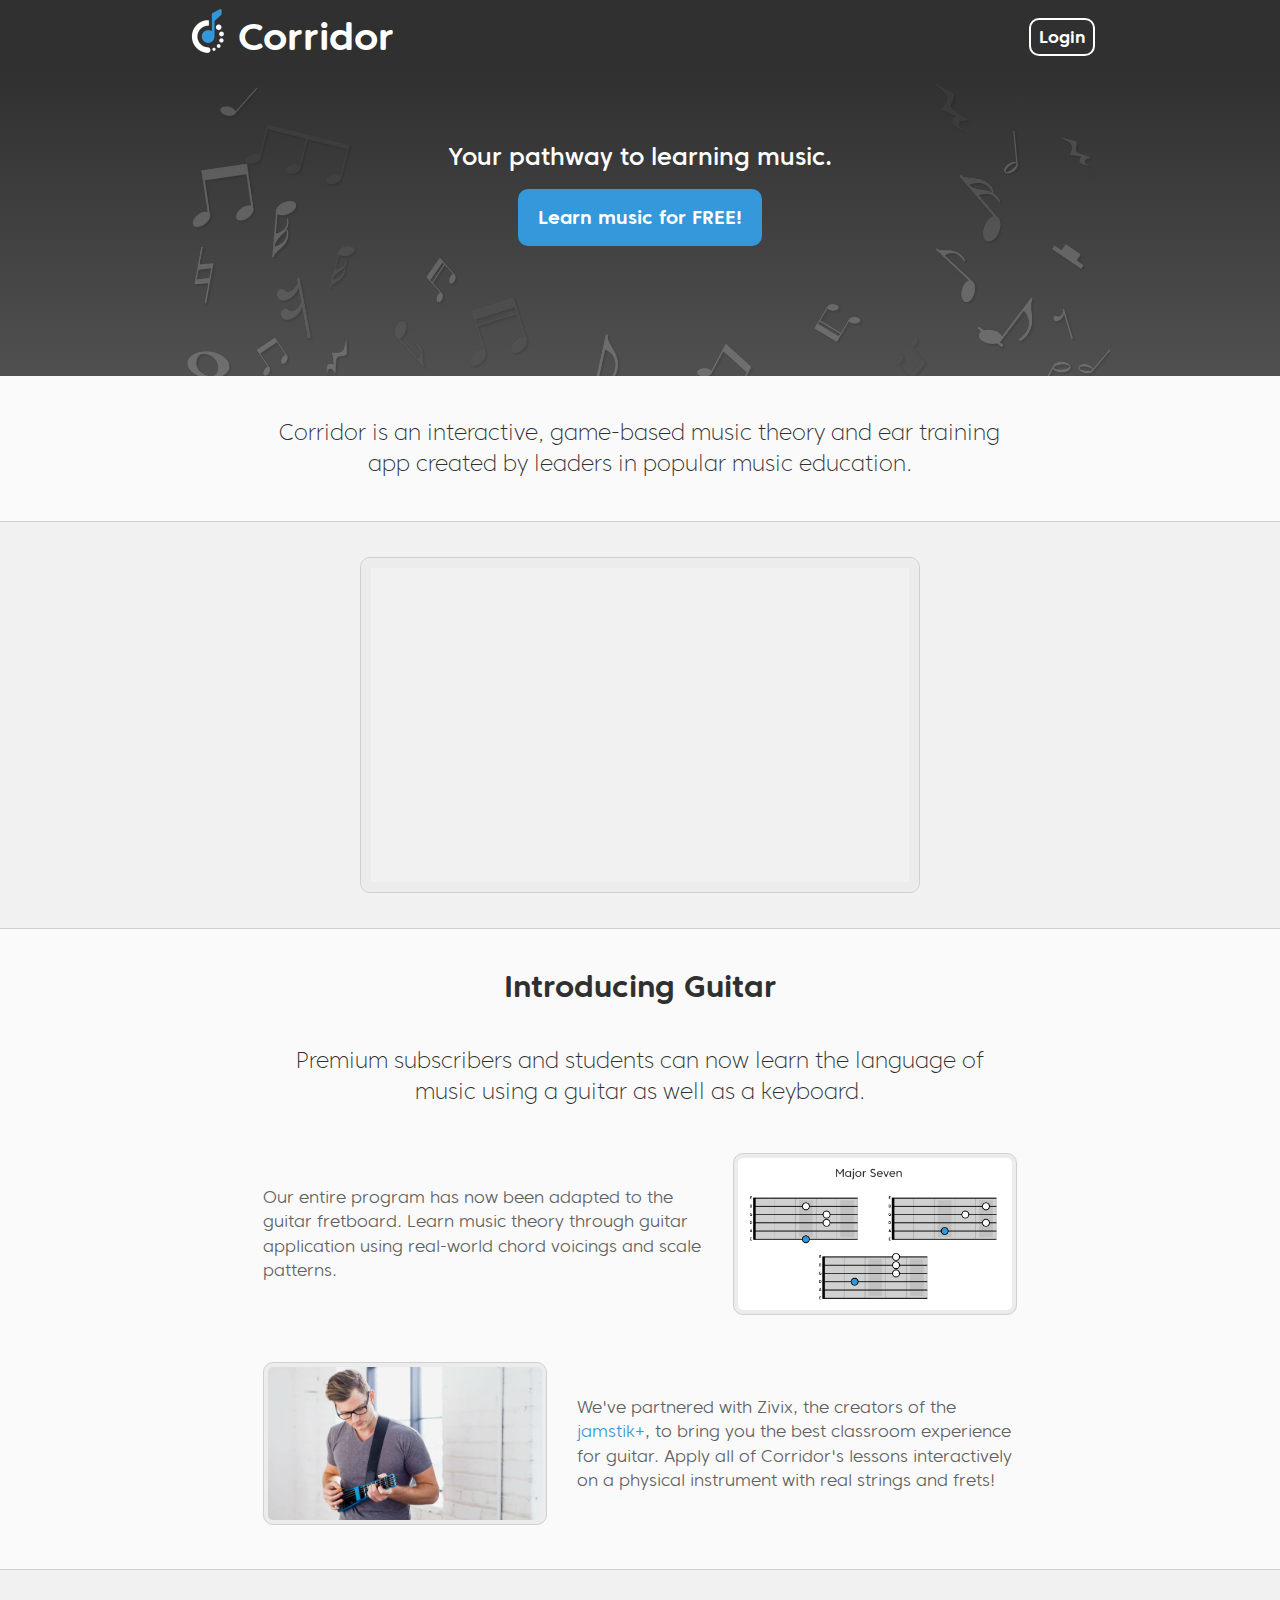
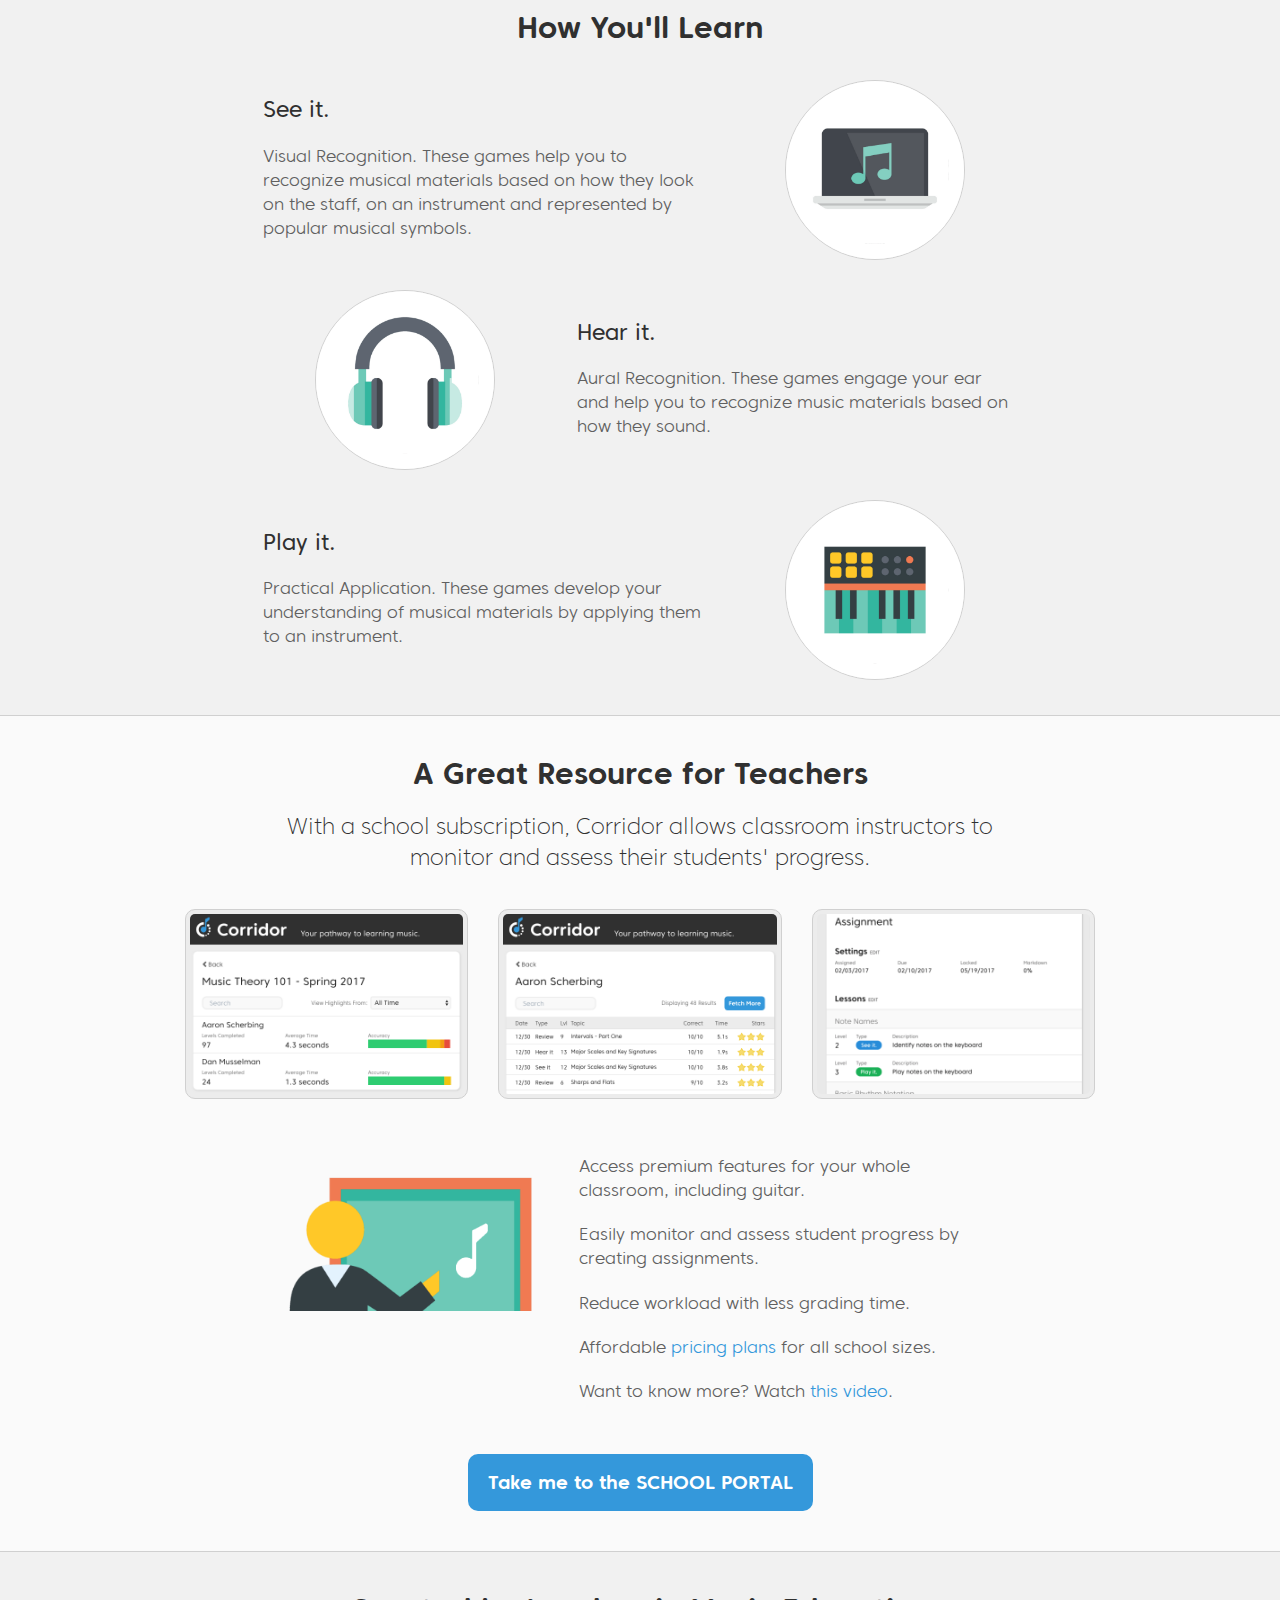
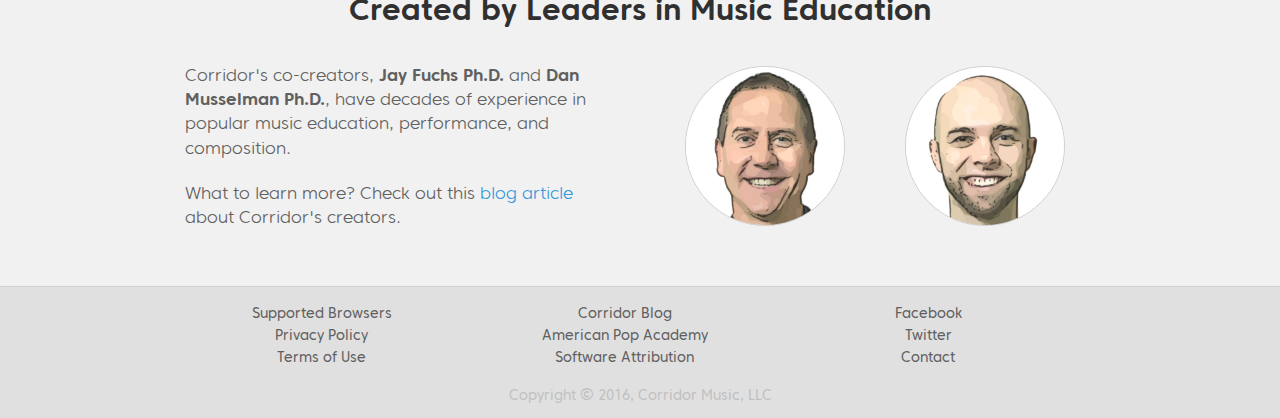
<file: index.html>
<!DOCTYPE html>
<html lang="en">
    <head>
        <script async src="//pagead2.googlesyndication.com/pagead/js/adsbygoogle.js"></script>
        <script>
          (adsbygoogle = window.adsbygoogle || []).push({
            google_ad_client: "ca-pub-6258226659373440",
            enable_page_level_ads: true
          });
        </script>

        <!-- https://moz.com/blog/meta-data-templates-123 -->
<title>Corridor Music - Your pathway to learning music.</title>
<meta charset="utf-8">
<meta http-equiv="X-UA-Compatible" content="IE=edge">
<meta name="viewport" content="width=device-width, initial-scale=1">
<meta name="description" content="Corridor is an interactive, game-based music theory and ear training app created by leaders in popular music education, based on the idea that to learn music you must see it, hear it, and play it.">
<meta name="author" content="Corridor Music, LLC">
<link rel="icon" href="static/img/favicon.ico">

<meta name="twitter:card" content="summary">
<meta name="twitter:site" content="@corridor_music">
<meta name="twitter:title" content="Corridor Music - Your pathway to learning music.">
<meta name="twitter:description" content="Corridor is an interactive, game-based music theory and ear training app created by leaders in popular music education, based on the idea that to learn music you must see it, hear it, and play it.">
<meta name="twitter:creator" content="@corridor_music">
<meta name="twitter:image" content="http://corridormusic.com/static/img/social.jpg">

<meta property="og:title" content="Corridor Music - Your pathway to learning music." />
<meta property="og:type" content="article" />
<meta property="og:url" content="http://corridormusic.com/" />
<meta property="og:image" content="http://corridormusic.com/static/img/social.jpg" />
<meta property="og:description" content="Corridor is an interactive, game-based music theory and ear training app created by leaders in popular music education, based on the idea that to learn music you must see it, hear it, and play it." />
<meta property="og:site_name" content="Corridor Music" />
<meta property="fb:admins" content="484005745142647" />

<!-- HTML5 shim and Respond.js for IE8 support of HTML5 elements and media queries -->
<!-- WARNING: Respond.js doesn't work if you view the page via file:// -->
<!--[if lt IE 9]>
  <script src="https://oss.maxcdn.com/html5shiv/3.7.3/html5shiv.min.js"></script>
  <script src="https://oss.maxcdn.com/respond/1.4.2/respond.min.js"></script>
<![endif]-->

<script>
  (function(i,s,o,g,r,a,m){i['GoogleAnalyticsObject']=r;i[r]=i[r]||function(){
  (i[r].q=i[r].q||[]).push(arguments)},i[r].l=1*new Date();a=s.createElement(o),
  m=s.getElementsByTagName(o)[0];a.async=1;a.src=g;m.parentNode.insertBefore(a,m)
  })(window,document,'script','https://www.google-analytics.com/analytics.js','ga');

  ga('create', 'UA-89704639-1', 'auto');
  ga('send', 'pageview');

  function getQueryParam(key) {
      var matches = window.location.search.match('(\\?|&)' + key + '\\=([^&]*)');
      return decodeURIComponent(matches ? matches.pop() : '');
  }

  var referrer = getQueryParam('utm_source');
  if (referrer) {
      var expiration = new Date(Date.now() + (7 * 24 * 60 * 60 * 1000));
      document.cookie='cm_referrer=' + referrer + '; expires=' + expiration.toUTCString() + '; path=/; domain=corridormusic.com';
  }
</script>

    <link href="/app.bundle.css?b6edb15e45716a50748c" rel="stylesheet"></head>
    <body>
        <div class="sell m11-bg container-fluid text-center">
            <nav class="navbar navbar-default navbar-fixed-top">
                <div class="container">
                    <div class="navbar-header">
                        <a href="/" class="navbar-brand"><img src="../static/img/logo-white.png"></img> Corridor</a>
                        <a href="https://app.corridormusic.com/#/login" class="login pull-right">Login</a>
                    </div>
                </div>
            </nav>

            <div class="row banner">
                <div class="container">
                    <div class="background"></div>
                    <div class="spacing clearfix">
                        <div class="head col-sm-12 w1-fg">
                            <table class="full-width"><tr>
                                <td style="width: 60%;">
                                    <p>Your pathway to learning music.</p>
                                    <a href="https://app.corridormusic.com/#/login?signup=true" class="btn btn-scaled btn-primary">Learn music for FREE!</a>
                                </td>
                            </td></table>
                        </div>
                    </div>
                </div>
            </div>

            <div class="row sell-section w15-bg">
                <div class="container">
                    <div class="row">
                        <div class="col-sm-10 col-sm-offset-1">
                            <p class="headline">Corridor is an interactive, game-based music theory and ear training app created by leaders in popular music education.</p>
                        </div>
                    </div>
                </div>
            </div>

            <div class="row sell-section w18-bg">
                <div class="container">
                    <div class="row">
                        <div class="col-sm-12">
                            <div class="video" style="max-width: 560px;">
                                <div class="video-resize">
                                    <iframe type="text/html" width="560" height="315" src="https://www.youtube.com/embed/_rMHjgrLmgM?modestbranding=1&playsinline=1&rel=0&showinfo=0&color=white&iv_load_policy=3" frameborder="0" allowfullscreen></iframe>
                                </div>
                            </div>
                        </div>
                    </div>
                </div>
            </div>

            <div class="row sell-section w15-bg">
                <div class="container">
                    <h1 style="margin-bottom: 21px;">Introducing Guitar</h1>

                    <div class="col-sm-10 col-sm-offset-1">
                        <div>
                            <p class="headline">Premium subscribers and students can now learn the language of music using a guitar as well as a keyboard.</p>
                        </div>
                    </div>

                    <div class="row">
                        <div class="col-sm-6 col-sm-offset-1 vertical-center-container">
                            <div class="vertical-center-content text-left">
                                <p class="text">Our entire program has now been adapted to the guitar fretboard. Learn music theory through guitar application using real-world chord voicings and scale patterns.</p>
                            </div>
                        </div>

                        <div class="modal" id="guitar01" tabindex="-1" role="dialog" aria-labelledby="guitar01">
                            <img src="static/img/sell/guitar01.png" class="img-thumbnail"></img>
                        </div>

                        <div class="col-sm-4 vertical-center-container">
                            <div class="vertical-center-content">
                                <a href="" style="max-height: 300px;" onclick="openModalForTag('guitar01', event)">
                                    <img src="static/img/sell/guitar01.png" class="img-thumbnail"></img>
                                </a>
                            </div>
                        </div>
                    </div>

                    <div class="row">
                        <div class="col-sm-6 col-sm-offset-1 col-sm-push-4 vertical-center-container">
                            <div class="vertical-center-content text-left">
                                <!-- https://zivix.refersion.com/affiliate/login -->
                                <p class="text">We've partnered with Zivix, the creators of the <a href="https://jamstik.com?rfsn=752675.f723d">jamstik+</a>, to bring you the best classroom experience for guitar.  Apply all of Corridor's lessons interactively on a physical instrument with real strings and frets!</p>
                            </div>
                        </div>

                        <div class="modal" id="guitar02" tabindex="-1" role="dialog" aria-labelledby="guitar02">
                            <img src="static/img/sell/guitar02.jpg" class="img-thumbnail"></img>
                        </div>

                        <div class="col-sm-4 col-sm-pull-6 vertical-center-container">
                            <div class="vertical-center-content">
                                <a href="" style="max-height: 300px;" onclick="openModalForTag('guitar02', event)">
                                    <img src="static/img/sell/guitar02.jpg" class="img-thumbnail"></img>
                                </a>
                            </div>
                        </div>
                    </div>
                </div>
            </div>

            <div class="row sell-section w18-bg">
                <div class="container">
                    <h1 style="margin-bottom: 21px;">How You'll Learn</h1>

                    <div class="row">
                        <div class="col-sm-6 col-sm-offset-1 vertical-center-container">
                            <div class="vertical-center-content text-left">
                                <h2>See it.</h2>
                                <p class="text">Visual Recognition. These games help you to recognize musical materials based on how they look on the staff, on an instrument and represented by popular musical symbols.</p>
                            </div>
                        </div>
                        <div class="col-sm-4 vertical-center-container">
                            <div class="vertical-center-content">
                                <img src="static/img/sell/01.png" class="img-responsive img-circle" style="max-height: 180px;"></img>
                            </div>
                        </div>
                    </div>

                    <div class="row">
                        <div class="col-sm-6 col-sm-offset-1 col-sm-push-4 vertical-center-container">
                            <div class="vertical-center-content text-left">
                                <h2>Hear it.</h2>
                                <p class="text">Aural Recognition. These games engage your ear and help you to recognize music materials based on how they sound.</p>
                            </div>
                        </div>
                        <div class="col-sm-4 col-sm-pull-6 vertical-center-container">
                            <div class="vertical-center-content">
                                <img src="static/img/sell/02.png" class="img-responsive img-circle" style="max-height: 180px;"></img>
                            </div>
                        </div>
                    </div>

                    <div class="row">
                        <div class="col-sm-6 col-sm-offset-1 vertical-center-container">
                            <div class="vertical-center-content text-left">
                                <h2>Play it.</h2>
                                <p class="text">Practical Application. These games develop your understanding of musical materials by applying them to an instrument.</p>
                            </div>
                        </div>
                        <div class="col-sm-4 vertical-center-container">
                            <div class="vertical-center-content">
                                <img src="static/img/sell/03.png" class="img-responsive img-circle" style="max-height: 180px;"></img>
                            </div>
                        </div>
                    </div>
                </div>
            </div>

            <div class="row sell-section w15-bg">
                <div class="container">
                    <h1 style="margin-bottom: 0px;">A Great Resource for Teachers</h1>

                    <div class="row">
                        <div class="col-sm-10 col-sm-offset-1">
                            <div>
                                <p class="headline">With a school subscription, Corridor allows classroom instructors to monitor and assess their students' progress.</p>
                            </div>
                        </div>

                        <div class="modal" id="school01" tabindex="-1" role="dialog" aria-labelledby="school01">
                            <img src="static/img/sell/school01.png" class="img-thumbnail"></img>
                        </div>

                        <div class="col-sm-4">
                            <a href="" style="max-height: 300px;" onclick="openModalForTag('school01', event)">
                                <img src="static/img/sell/school01.png" class="img-thumbnail"></img>
                            </a>
                        </div>

                        <div class="modal" id="school02" tabindex="-1" role="dialog" aria-labelledby="school02">
                            <img src="static/img/sell/school02.png" class="img-thumbnail"></img>
                        </div>

                        <div class="col-sm-4">
                            <a href="" style="max-height: 300px;" onclick="openModalForTag('school02', event)">
                                <img src="static/img/sell/school02.png" class="img-thumbnail"></img>
                            </a>
                        </div>

                        <div class="modal" id="school03" tabindex="-1" role="dialog" aria-labelledby="school03">
                            <img src="static/img/sell/school03.png" class="img-thumbnail"></img>
                        </div>

                        <div class="col-sm-4">
                            <a href="" style="max-height: 300px;" onclick="openModalForTag('school03', event)">
                                <img src="static/img/sell/school03.png" class="img-thumbnail"></img>
                            </a>
                        </div>
                    </div>

                    <div class="row" style="margin: 30px 0px;">
                        <div class="col-sm-4 col-sm-offset-1 vertical-center-container">
                            <div class="vertical-center-content">
                                <img src="static/img/sell/04.png" class="img-responsive" style="max-height: 140px; margin-bottom: 15px;"></img>
                            </div>
                        </div>

                        <div class="col-sm-6 text-left">
                            <ul>
                                <li>Access premium features for your whole classroom, including guitar.</li>
                                <li>Easily monitor and assess student progress by creating assignments.</li>
                                <li>Reduce workload with less grading time.</li>
                                <li>Affordable <a href="" onclick="openModalForTag('pricing', event)">pricing plans</a> for all school sizes.</li>
                                <li>Want to know more?  Watch <a href="https://youtu.be/TMYM17OpiP0" target="_blank">this video</a>.</li>
                            </ul>
                        </div>
                    </div>

                    <div class="modal" id="pricing" tabindex="-1" role="dialog" aria-labelledby="school02">
                        <div class="modal-dialog modal-sm"><div class="modal-content" uib-modal-transclude="">
                            <div class="profile shown-in-modal ng-scope">
                                <div class="text-center">
                                    <h1 class="title">Pricing Plans</h1>

                                    <a class="subscription-outline">
                                        <h2 class="cost">Free</h2>
                                        <h1 class="name">Corridor Basic</h1>
                                        <div class="detail">Daily limit on games.</div>
                                    </a>

                                    <a href="" class="subscription-outline">
                                        <h2 class="cost">$4.99 <small>/mo</small></h2>
                                        <h1 class="name">Corridor Premium</h1>
                                        <div class="detail">Unlimited games.</div>
                                    </a>

                                    <a href="" class="subscription-outline">
                                        <h2 class="cost">$19.99 <small>/6mo</small></h2>
                                        <h1 class="name"><div class="discounted">Discounted (renews biannually)</div>Corridor Premium</h1>
                                        <div class="detail">Unlimited games.</div>
                                    </a>

                                    <a href="" class="subscription-outline">
                                        <h2 class="cost">$24.99 <small>/mo</small></h2>
                                        <h1 class="name">Corridor Schools: Small</h1>
                                        <div class="detail">Unlimited games.<br />Create a school w/ up to 25 students.</div>
                                    </a>

                                    <a href="" class="subscription-outline">
                                        <h2 class="cost">$74.99 <small>/mo</small></h2>
                                        <h1 class="name">Corridor Schools: Medium</h1>
                                        <div class="detail">Unlimited games.<br />Create a school w/ up to 100 students.</div>
                                    </a>

                                    <a href="" style="margin-bottom: 0px;" class="subscription-outline">
                                        <h2 class="cost">$224.99 <small>/mo</small></h2>
                                        <h1 class="name">Corridor Schools: Large</h1>
                                        <div class="detail">Unlimited games.<br />Create a school w/ up to 400 students.</div>
                                    </a>
                                </div>
                            </div>
                        </div></div>
                    </div>

                    <div class="row" style="margin: 20px 0px;">
                        <div class="col-sm-12 text-center">
                            <a href="https://schools.corridormusic.com/#/login?signup=true" class="btn btn-scaled btn-primary">Take me to the SCHOOL PORTAL</a>
                        </div>
                    </div>
                </div>
            </div>

            <div class="row sell-section w18-bg">
                <div class="container">
                    <h1 style="margin-bottom: 0px;">Created by Leaders in Music Education</h1>

                    <div class="row" style="padding: 15px 0px;">
                        <div class="col-sm-6 col-xs-12 vertical-center-container">
                            <div class="vertical-center-content text-left">
                                <p class="text">Corridor's co-creators, <strong>Jay Fuchs Ph.D.</strong> and <strong>Dan Musselman Ph.D.</strong>, have decades of experience in popular music education, performance, and composition.</p>
                                <p class="text">What to learn more?  Check out this <a href="http://blog.corridormusic.com/2017/02/08/about-the-creators-of-corridor/" target="_blank">blog article</a> about Corridor's creators.</p>
                            </div>
                        </div>
                        <div class="col-sm-6 vertical-center-container">
                            <table class="full-width"><tr>
                                <td style="width: 50%;"><img src="static/img/sell/jay.jpg" class="img-circle" style="max-height: 160px; max-width: 90%;"></img></td>
                                <td style="width: 50%;"><img src="static/img/sell/dan.jpg" class="img-circle" style="max-height: 160px; max-width: 90%;"></img></td>
                            </tr></table>
                        </div>
                    </div>
                </div>
            </div>

            <nav class="footer">
    <div class="container">
        <div class="col-sm-12 links">
            <div class="col-sm-4">
                <ul>
                    <li><a href="/browsers/">Supported Browsers</a></li>
                    <li><a href="/privacy/">Privacy Policy</a></li>
                    <li><a href="/terms/">Terms of Use</a></li>
                </ul>
            </div>
            <div class="col-sm-4">
                <ul>
                    <li><a href="http://blog.corridormusic.com/" target="_blank">Corridor Blog</a></li>
                    <li><a href="http://www.americanpopacademy.com/" target="_blank">American Pop Academy</a></li>
                    <li><a href="/attribution/">Software Attribution</a></li>
                </ul>
            </div>
            <div class="col-sm-4">
                <ul>
                    <li><a href="https://www.facebook.com/Music.Corridor" target="_blank">Facebook</a></li>
                    <li><a href="https://twitter.com/corridor_music" target="_blank">Twitter</a></li>
                    <li><a href="mailto:connect@corridormusic.com">Contact</a></li>
                </ul>
            </div>
        </div>

        <p class="copyright">Copyright <big>©</big> 2016, Corridor Music, LLC</p>
    </div>
</nav>

        </div>

        <script src="https://ajax.googleapis.com/ajax/libs/jquery/1.12.4/jquery.min.js"></script>
        <script src="https://maxcdn.bootstrapcdn.com/bootstrap/3.3.7/js/bootstrap.min.js" integrity="sha384-Tc5IQib027qvyjSMfHjOMaLkfuWVxZxUPnCJA7l2mCWNIpG9mGCD8wGNIcPD7Txa" crossorigin="anonymous"></script>
        <script>
            function openModalForTag(tag, event) {
                event.preventDefault();
                var element = $('#' + tag).modal('show');
            }
        </script>
    <script type="text/javascript" src="/vendor.bundle.js?b6edb15e45716a50748c"></script><script type="text/javascript" src="/app.bundle.js?b6edb15e45716a50748c"></script></body>
</html>
</file>
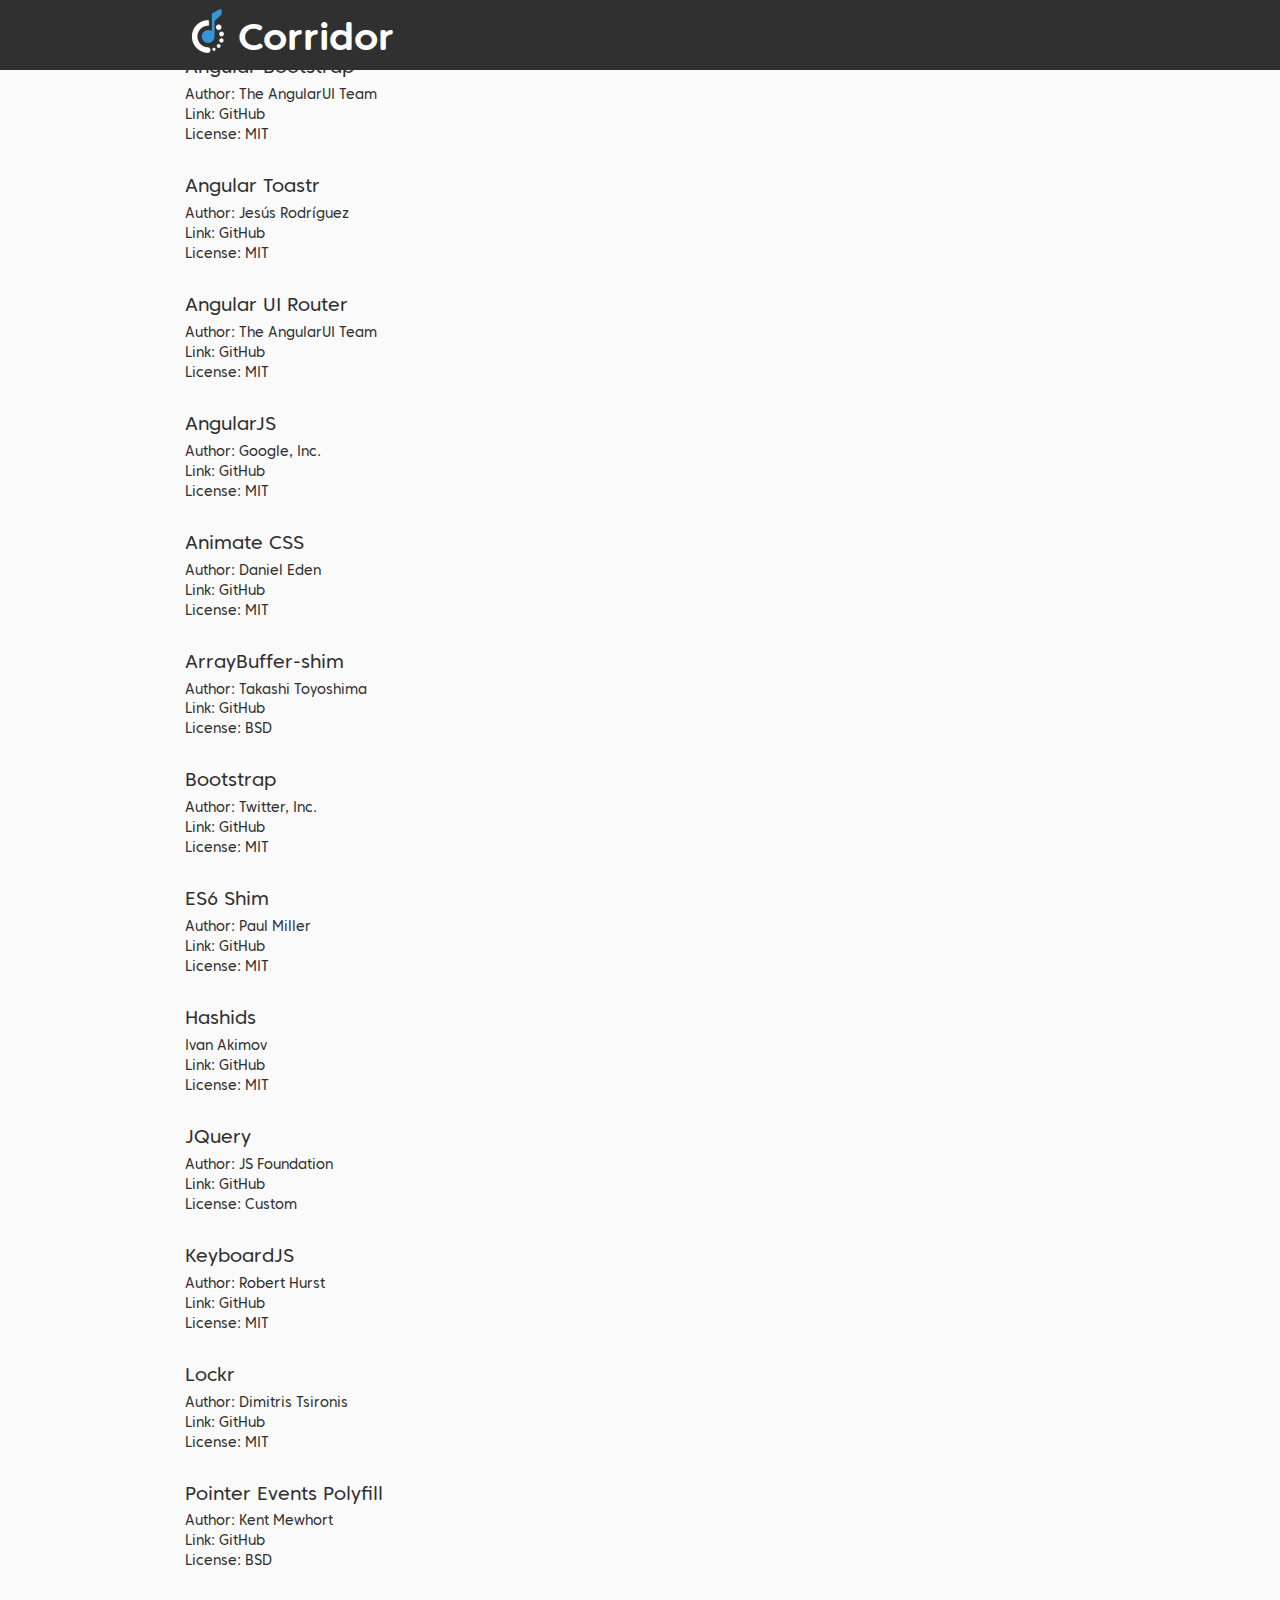
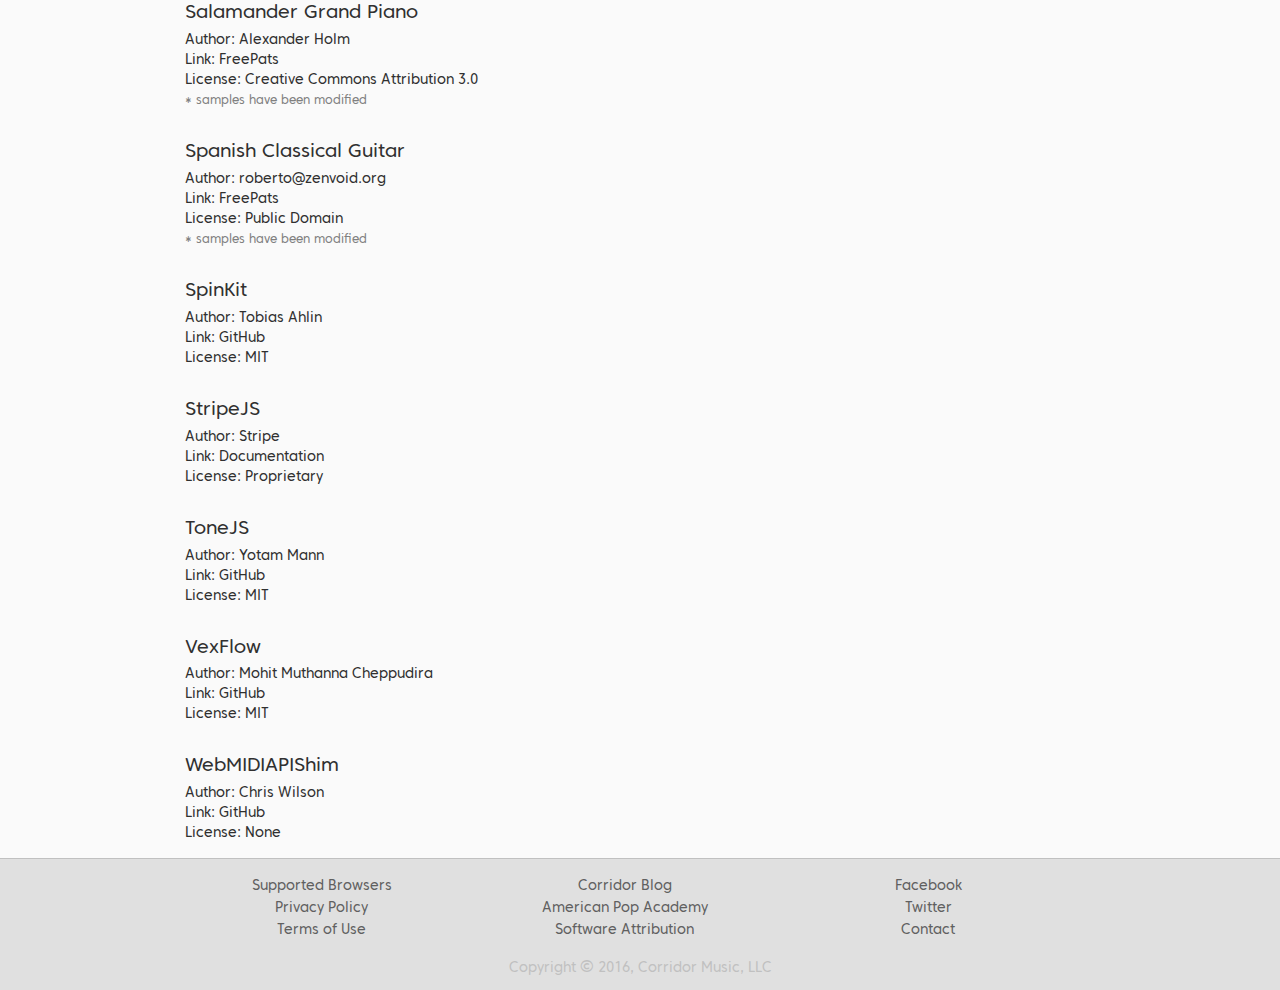
<file: attribution/index.html>
<!DOCTYPE html>
<html lang="en">
    <head>
        <!-- https://moz.com/blog/meta-data-templates-123 -->
<title>Corridor Music - Your pathway to learning music.</title>
<meta charset="utf-8">
<meta http-equiv="X-UA-Compatible" content="IE=edge">
<meta name="viewport" content="width=device-width, initial-scale=1">
<meta name="description" content="Corridor is an interactive, game-based music theory and ear training app created by leaders in popular music education, based on the idea that to learn music you must see it, hear it, and play it.">
<meta name="author" content="Corridor Music, LLC">
<link rel="icon" href="static/img/favicon.ico">

<meta name="twitter:card" content="summary">
<meta name="twitter:site" content="@corridor_music">
<meta name="twitter:title" content="Corridor Music - Your pathway to learning music.">
<meta name="twitter:description" content="Corridor is an interactive, game-based music theory and ear training app created by leaders in popular music education, based on the idea that to learn music you must see it, hear it, and play it.">
<meta name="twitter:creator" content="@corridor_music">
<meta name="twitter:image" content="http://corridormusic.com/static/img/social.jpg">

<meta property="og:title" content="Corridor Music - Your pathway to learning music." />
<meta property="og:type" content="article" />
<meta property="og:url" content="http://corridormusic.com/" />
<meta property="og:image" content="http://corridormusic.com/static/img/social.jpg" />
<meta property="og:description" content="Corridor is an interactive, game-based music theory and ear training app created by leaders in popular music education, based on the idea that to learn music you must see it, hear it, and play it." />
<meta property="og:site_name" content="Corridor Music" />
<meta property="fb:admins" content="484005745142647" />

<!-- HTML5 shim and Respond.js for IE8 support of HTML5 elements and media queries -->
<!-- WARNING: Respond.js doesn't work if you view the page via file:// -->
<!--[if lt IE 9]>
  <script src="https://oss.maxcdn.com/html5shiv/3.7.3/html5shiv.min.js"></script>
  <script src="https://oss.maxcdn.com/respond/1.4.2/respond.min.js"></script>
<![endif]-->

<script>
  (function(i,s,o,g,r,a,m){i['GoogleAnalyticsObject']=r;i[r]=i[r]||function(){
  (i[r].q=i[r].q||[]).push(arguments)},i[r].l=1*new Date();a=s.createElement(o),
  m=s.getElementsByTagName(o)[0];a.async=1;a.src=g;m.parentNode.insertBefore(a,m)
  })(window,document,'script','https://www.google-analytics.com/analytics.js','ga');

  ga('create', 'UA-89704639-1', 'auto');
  ga('send', 'pageview');

  function getQueryParam(key) {
      var matches = window.location.search.match('(\\?|&)' + key + '\\=([^&]*)');
      return decodeURIComponent(matches ? matches.pop() : '');
  }

  var referrer = getQueryParam('utm_source');
  if (referrer) {
      var expiration = new Date(Date.now() + (7 * 24 * 60 * 60 * 1000));
      document.cookie='cm_referrer=' + referrer + '; expires=' + expiration.toUTCString() + '; path=/; domain=corridormusic.com';
  }
</script>

    <link href="/app.bundle.css?b6edb15e45716a50748c" rel="stylesheet"></head>
    <body>
        <div class="static container-fluid text-center">
            <nav class="navbar navbar-default navbar-fixed-top">
                <div class="container">
                    <div class="navbar-header">
                        <a href="/" class="navbar-brand"><img src="../static/img/logo-white.png"></img> Corridor</a>
                    </div>
                </div>
            </nav>

            <div class="row static-section">
                <div class="container text-left">
                    <h1 class="title first">Corridor Music Software Attribution</h1>
                </div>
            </div>

            <div class="row static-section">
                <div class="container text-left">
                    <h2 class="title first">Angular Bootstrap</h2>
                    <div class="attribution">
                        <div>Author: The AngularUI Team</div>
                        <div>Link: <a href="https://github.com/angular-ui/bootstrap" target="_blank">GitHub</a></div>
                        <div>License: <a href="https://opensource.org/licenses/MIT" target="_blank">MIT</a></div>
                    </div>
                </div>
            </div>

            <div class="row static-section">
                <div class="container text-left">
                    <h2 class="title">Angular Toastr</h2>
                    <div class="attribution">
                        <div>Author: Jesús Rodríguez</div>
                        <div>Link: <a href="https://github.com/Foxandxss/angular-toastr" target="_blank">GitHub</a></div>
                        <div>License: <a href="https://opensource.org/licenses/MIT" target="_blank">MIT</a></div>
                    </div>
                </div>
            </div>

            <div class="row static-section">
                <div class="container text-left">
                    <h2 class="title">Angular UI Router</h2>
                    <div class="attribution">
                        <div>Author: The AngularUI Team</div>
                        <div>Link: <a href="https://github.com/angular-ui/ui-router" target="_blank">GitHub</a></div>
                        <div>License: <a href="https://opensource.org/licenses/MIT" target="_blank">MIT</a></div>
                    </div>
                </div>
            </div>

            <div class="row static-section">
                <div class="container text-left">
                    <h2 class="title">AngularJS</h2>
                    <div class="attribution">
                        <div>Author: Google, Inc.</div>
                        <div>Link: <a href="https://github.com/angular/angular.js" target="_blank">GitHub</a></div>
                        <div>License: <a href="https://opensource.org/licenses/MIT" target="_blank">MIT</a></div>
                    </div>
                </div>
            </div>

            <div class="row static-section">
                <div class="container text-left">
                    <h2 class="title">Animate CSS</h2>
                    <div class="attribution">
                        <div>Author: Daniel Eden</div>
                        <div>Link: <a href="https://github.com/daneden/animate.css" target="_blank">GitHub</a></div>
                        <div>License: <a href="https://opensource.org/licenses/MIT" target="_blank">MIT</a></div>
                    </div>
                </div>
            </div>

            <div class="row static-section">
                <div class="container text-left">
                    <h2 class="title">ArrayBuffer-shim</h2>
                    <div class="attribution">
                        <div>Author: Takashi Toyoshima</div>
                        <div>Link: <a href="https://github.com/ianko/ArrayBuffer-shim" target="_blank">GitHub</a></div>
                        <div>License: <a href="https://opensource.org/licenses/BSD-2-Clause" target="_blank">BSD</a></div>
                    </div>
                </div>
            </div>

            <div class="row static-section">
                <div class="container text-left">
                    <h2 class="title">Bootstrap</h2>
                    <div class="attribution">
                        <div>Author: Twitter, Inc.</div>
                        <div>Link: <a href="https://github.com/twbs/bootstrap" target="_blank">GitHub</a></div>
                        <div>License: <a href="https://opensource.org/licenses/MIT" target="_blank">MIT</a></div>
                    </div>
                </div>
            </div>

            <div class="row static-section">
                <div class="container text-left">
                    <h2 class="title">ES6 Shim</h2>
                    <div class="attribution">
                        <div>Author: Paul Miller</div>
                        <div>Link: <a href="https://github.com/paulmillr/es6-shim" target="_blank">GitHub</a></div>
                        <div>License: <a href="https://opensource.org/licenses/MIT" target="_blank">MIT</a></div>
                    </div>
                </div>
            </div>

            <div class="row static-section">
                <div class="container text-left">
                    <h2 class="title">Hashids</h2>
                    <div class="attribution">
                        <div>Ivan Akimov</div>
                        <div>Link: <a href="https://github.com/ivanakimov/hashids.js" target="_blank">GitHub</a></div>
                        <div>License: <a href="https://opensource.org/licenses/MIT" target="_blank">MIT</a></div>
                    </div>
                </div>
            </div>

            <div class="row static-section">
                <div class="container text-left">
                    <h2 class="title">JQuery</h2>
                    <div class="attribution">
                        <div>Author: JS Foundation</div>
                        <div>Link: <a href="https://github.com/jquery/jquery" target="_blank">GitHub</a></div>
                        <div>License: <a href="https://github.com/jquery/jquery/blob/master/LICENSE.txt" target="_blank">Custom</a></div>
                    </div>
                </div>
            </div>

            <div class="row static-section">
                <div class="container text-left">
                    <h2 class="title">KeyboardJS</h2>
                    <div class="attribution">
                        <div>Author: Robert Hurst</div>
                        <div>Link: <a href="https://github.com/RobertWHurst/KeyboardJS" target="_blank">GitHub</a></div>
                        <div>License: <a href="https://opensource.org/licenses/MIT" target="_blank">MIT</a></div>
                    </div>
                </div>
            </div>

            <div class="row static-section">
                <div class="container text-left">
                    <h2 class="title">Lockr</h2>
                    <div class="attribution">
                        <div>Author: Dimitris Tsironis</div>
                        <div>Link: <a href="https://github.com/tsironis/lockr" target="_blank">GitHub</a></div>
                        <div>License: <a href="https://opensource.org/licenses/MIT" target="_blank">MIT</a></div>
                    </div>
                </div>
            </div>

            <div class="row static-section">
                <div class="container text-left">
                    <h2 class="title">Pointer Events Polyfill</h2>
                    <div class="attribution">
                        <div>Author: Kent Mewhort</div>
                        <div>Link: <a href="https://github.com/kmewhort/pointer_events_polyfill" target="_blank">GitHub</a></div>
                        <div>License: <a href="https://opensource.org/licenses/BSD-2-Clause" target="_blank">BSD</a></div>
                    </div>
                </div>
            </div>

            <div class="row static-section">
                <div class="container text-left">
                    <h2 class="title">Salamander Grand Piano</h2>
                    <div class="attribution">
                        <div>Author: Alexander Holm</div>
                        <div>Link: <a href="http://freepats.zenvoid.org/Piano/acoustic-grand-piano.html" target="_blank">FreePats</a></div>
                        <div>License: <a href="https://creativecommons.org/licenses/by/3.0/" target="_blank">Creative Commons Attribution 3.0</a></div>
                        <div class="m6-fg"><small>* samples have been modified</small></div>
                    </div>
                </div>
            </div>

            <div class="row static-section">
                <div class="container text-left">
                    <h2 class="title">Spanish Classical Guitar</h2>
                    <div class="attribution">
                        <div>Author: roberto@zenvoid.org</div>
                        <div>Link: <a href="http://freepats.zenvoid.org/Guitar/acoustic-guitar.html" target="_blank">FreePats</a></div>
                        <div>License: <a href="https://creativecommons.org/publicdomain/zero/1.0/" target="_blank">Public Domain</a></div>
                        <div class="m6-fg"><small>* samples have been modified</small></div>
                    </div>
                </div>
            </div>

            <div class="row static-section">
                <div class="container text-left">
                    <h2 class="title">SpinKit</h2>
                    <div class="attribution">
                        <div>Author: Tobias Ahlin</div>
                        <div>Link: <a href="https://github.com/tobiasahlin/SpinKit" target="_blank">GitHub</a></div>
                        <div>License: <a href="https://opensource.org/licenses/MIT" target="_blank">MIT</a></div>
                    </div>
                </div>
            </div>

            <div class="row static-section">
                <div class="container text-left">
                    <h2 class="title">StripeJS</h2>
                    <div class="attribution">
                        <div>Author: Stripe</div>
                        <div>Link: <a href="https://stripe.com/docs/stripe.js" target="_blank">Documentation</a></div>
                        <div>License: Proprietary</div>
                    </div>
                </div>
            </div>

            <div class="row static-section">
                <div class="container text-left">
                    <h2 class="title">ToneJS</h2>
                    <div class="attribution">
                        <div>Author: Yotam Mann</div>
                        <div>Link: <a href="https://github.com/Tonejs/Tone.js" target="_blank">GitHub</a></div>
                        <div>License: <a href="https://opensource.org/licenses/MIT" target="_blank">MIT</a></div>
                    </div>
                </div>
            </div>

            <div class="row static-section">
                <div class="container text-left">
                    <h2 class="title">VexFlow</h2>
                    <div class="attribution">
                        <div>Author: Mohit Muthanna Cheppudira</div>
                        <div>Link: <a href="https://github.com/0xfe/vexflow" target="_blank">GitHub</a></div>
                        <div>License: <a href="https://opensource.org/licenses/MIT" target="_blank">MIT</a></div>
                    </div>
                </div>
            </div>

            <div class="row static-section">
                <div class="container text-left">
                    <h2 class="title">WebMIDIAPIShim</h2>
                    <div class="attribution">
                        <div>Author: Chris Wilson</div>
                        <div>Link: <a href="https://github.com/cwilso/WebMIDIAPIShim" target="_blank">GitHub</a></div>
                        <div>License: None</div>
                    </div>
                </div>
            </div>

            <nav class="footer">
    <div class="container">
        <div class="col-sm-12 links">
            <div class="col-sm-4">
                <ul>
                    <li><a href="/browsers/">Supported Browsers</a></li>
                    <li><a href="/privacy/">Privacy Policy</a></li>
                    <li><a href="/terms/">Terms of Use</a></li>
                </ul>
            </div>
            <div class="col-sm-4">
                <ul>
                    <li><a href="http://blog.corridormusic.com/" target="_blank">Corridor Blog</a></li>
                    <li><a href="http://www.americanpopacademy.com/" target="_blank">American Pop Academy</a></li>
                    <li><a href="/attribution/">Software Attribution</a></li>
                </ul>
            </div>
            <div class="col-sm-4">
                <ul>
                    <li><a href="https://www.facebook.com/Music.Corridor" target="_blank">Facebook</a></li>
                    <li><a href="https://twitter.com/corridor_music" target="_blank">Twitter</a></li>
                    <li><a href="mailto:connect@corridormusic.com">Contact</a></li>
                </ul>
            </div>
        </div>

        <p class="copyright">Copyright <big>©</big> 2016, Corridor Music, LLC</p>
    </div>
</nav>

        </div>
    <script type="text/javascript" src="/vendor.bundle.js?b6edb15e45716a50748c"></script><script type="text/javascript" src="/app.bundle.js?b6edb15e45716a50748c"></script></body>
</html>
</file>
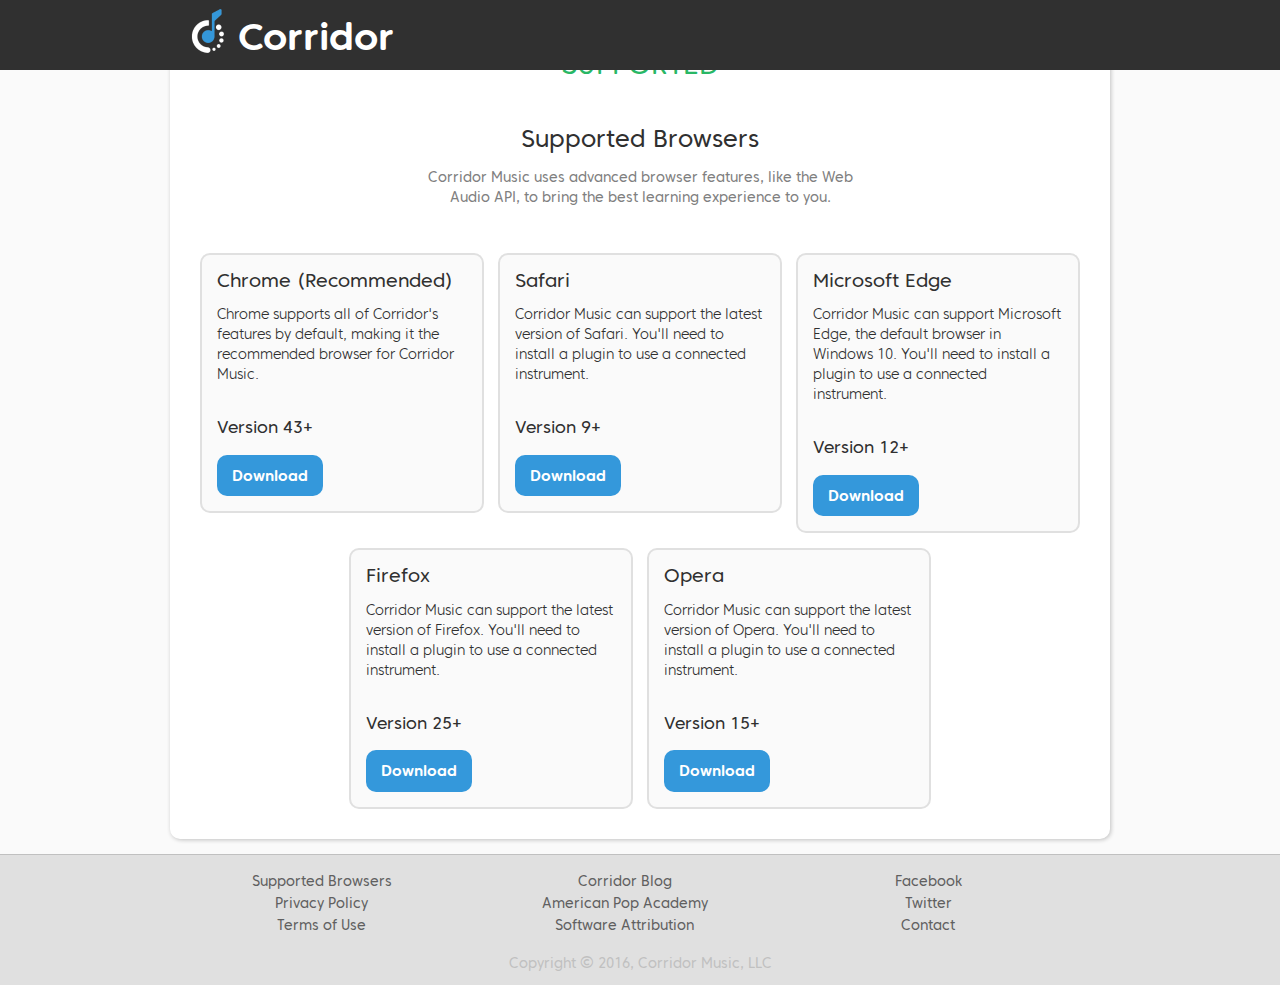
<file: browsers/index.html>
<!DOCTYPE html>
<html lang="en">
    <head>
        <!-- https://moz.com/blog/meta-data-templates-123 -->
<title>Corridor Music - Your pathway to learning music.</title>
<meta charset="utf-8">
<meta http-equiv="X-UA-Compatible" content="IE=edge">
<meta name="viewport" content="width=device-width, initial-scale=1">
<meta name="description" content="Corridor is an interactive, game-based music theory and ear training app created by leaders in popular music education, based on the idea that to learn music you must see it, hear it, and play it.">
<meta name="author" content="Corridor Music, LLC">
<link rel="icon" href="static/img/favicon.ico">

<meta name="twitter:card" content="summary">
<meta name="twitter:site" content="@corridor_music">
<meta name="twitter:title" content="Corridor Music - Your pathway to learning music.">
<meta name="twitter:description" content="Corridor is an interactive, game-based music theory and ear training app created by leaders in popular music education, based on the idea that to learn music you must see it, hear it, and play it.">
<meta name="twitter:creator" content="@corridor_music">
<meta name="twitter:image" content="http://corridormusic.com/static/img/social.jpg">

<meta property="og:title" content="Corridor Music - Your pathway to learning music." />
<meta property="og:type" content="article" />
<meta property="og:url" content="http://corridormusic.com/" />
<meta property="og:image" content="http://corridormusic.com/static/img/social.jpg" />
<meta property="og:description" content="Corridor is an interactive, game-based music theory and ear training app created by leaders in popular music education, based on the idea that to learn music you must see it, hear it, and play it." />
<meta property="og:site_name" content="Corridor Music" />
<meta property="fb:admins" content="484005745142647" />

<!-- HTML5 shim and Respond.js for IE8 support of HTML5 elements and media queries -->
<!-- WARNING: Respond.js doesn't work if you view the page via file:// -->
<!--[if lt IE 9]>
  <script src="https://oss.maxcdn.com/html5shiv/3.7.3/html5shiv.min.js"></script>
  <script src="https://oss.maxcdn.com/respond/1.4.2/respond.min.js"></script>
<![endif]-->

<script>
  (function(i,s,o,g,r,a,m){i['GoogleAnalyticsObject']=r;i[r]=i[r]||function(){
  (i[r].q=i[r].q||[]).push(arguments)},i[r].l=1*new Date();a=s.createElement(o),
  m=s.getElementsByTagName(o)[0];a.async=1;a.src=g;m.parentNode.insertBefore(a,m)
  })(window,document,'script','https://www.google-analytics.com/analytics.js','ga');

  ga('create', 'UA-89704639-1', 'auto');
  ga('send', 'pageview');

  function getQueryParam(key) {
      var matches = window.location.search.match('(\\?|&)' + key + '\\=([^&]*)');
      return decodeURIComponent(matches ? matches.pop() : '');
  }

  var referrer = getQueryParam('utm_source');
  if (referrer) {
      var expiration = new Date(Date.now() + (7 * 24 * 60 * 60 * 1000));
      document.cookie='cm_referrer=' + referrer + '; expires=' + expiration.toUTCString() + '; path=/; domain=corridormusic.com';
  }
</script>

    <link href="/app.bundle.css?b6edb15e45716a50748c" rel="stylesheet"></head>
    <body>
        <div class="static container-fluid text-center">
            <nav class="navbar navbar-default navbar-fixed-top">
                <div class="container">
                    <div class="navbar-header">
                        <a href="/" class="navbar-brand"><img src="../static/img/logo-white.png"></img> Corridor</a>
                    </div>
                </div>
            </nav>

            <div class="row static-section supported-browsers">
                <div class="container text-center body">
                    <h2>Your browser is</h2>
                    <div id="status">
                        <h2 class="status">...</h2>
                    </div>

                    <h1 class="title">Supported Browsers</h1>
                    <div class="detail">Corridor Music uses advanced browser features, like the Web Audio API, to bring the best learning experience to you.</div>

                    <div class="browsers">
                        <div class="col-sm-4">
                            <div class="browser">
                                <h3>Chrome (Recommended)</h3>
                                <div class="note">Chrome supports all of Corridor's features by default, making it the recommended browser for Corridor Music.</div>
                                <div class="version">Version 43+</div>
                                <a class="btn btn-primary" href="https://www.google.com/chrome/browser/desktop/">Download</a>
                            </div>
                        </div>

                        <div class="col-sm-4">
                            <div class="browser">
                                <h3>Safari</h3>
                                <div class="note">Corridor Music can support the latest version of Safari.  You'll need to install a plugin to use a connected instrument.</div>
                                <div class="version">Version 9+</div>
                                <a class="btn btn-primary" href="http://www.apple.com/macos/sierra/">Download</a>
                            </div>
                        </div>

                        <div class="col-sm-4">
                            <div class="browser">
                                <h3>Microsoft Edge</h3>
                                <div class="note">Corridor Music can support Microsoft Edge, the default browser in Windows 10.  You'll need to install a plugin to use a connected instrument.</div>
                                <div class="version">Version 12+</div>
                                <a class="btn btn-primary" href="https://www.microsoft.com/en-us/windows/microsoft-edge">Download</a>
                            </div>
                        </div>

                        <div class="col-sm-4 col-sm-offset-2">
                            <div class="browser">
                                <h3>Firefox</h3>
                                <div class="note">Corridor Music can support the latest version of Firefox.  You'll need to install a plugin to use a connected instrument.</div>
                                <div class="version">Version 25+</div>
                                <a class="btn btn-primary" href="https://www.mozilla.org/en-US/firefox/new/">Download</a>
                            </div>
                        </div>

                        <div class="col-sm-4">
                            <div class="browser">
                                <h3>Opera</h3>
                                <div class="note">Corridor Music can support the latest version of Opera.  You'll need to install a plugin to use a connected instrument.</div>
                                <div class="version">Version 15+</div>
                                <a class="btn btn-primary" href="http://www.opera.com/">Download</a>
                            </div>
                        </div>
                    </div>
                </div>
            </div>

            <nav class="footer">
    <div class="container">
        <div class="col-sm-12 links">
            <div class="col-sm-4">
                <ul>
                    <li><a href="/browsers/">Supported Browsers</a></li>
                    <li><a href="/privacy/">Privacy Policy</a></li>
                    <li><a href="/terms/">Terms of Use</a></li>
                </ul>
            </div>
            <div class="col-sm-4">
                <ul>
                    <li><a href="http://blog.corridormusic.com/" target="_blank">Corridor Blog</a></li>
                    <li><a href="http://www.americanpopacademy.com/" target="_blank">American Pop Academy</a></li>
                    <li><a href="/attribution/">Software Attribution</a></li>
                </ul>
            </div>
            <div class="col-sm-4">
                <ul>
                    <li><a href="https://www.facebook.com/Music.Corridor" target="_blank">Facebook</a></li>
                    <li><a href="https://twitter.com/corridor_music" target="_blank">Twitter</a></li>
                    <li><a href="mailto:connect@corridormusic.com">Contact</a></li>
                </ul>
            </div>
        </div>

        <p class="copyright">Copyright <big>©</big> 2016, Corridor Music, LLC</p>
    </div>
</nav>

        </div>

        <script src="https://ajax.googleapis.com/ajax/libs/jquery/1.12.4/jquery.min.js"></script>
        <script>
            $(function() {
                if (typeof window.AudioContext !== "undefined" || typeof window.webkitAudioContext !== "undefined") {
                    $("#status").html($('<h2 class="status supported">SUPPORTED</h2>'));
                } else {
                    $("#status").html($('<h2 class="status not-supported">NOT SUPPORTED</h2>'));
                }
            });
        </script>
    <script type="text/javascript" src="/vendor.bundle.js?b6edb15e45716a50748c"></script><script type="text/javascript" src="/app.bundle.js?b6edb15e45716a50748c"></script></body>
</html>
</file>
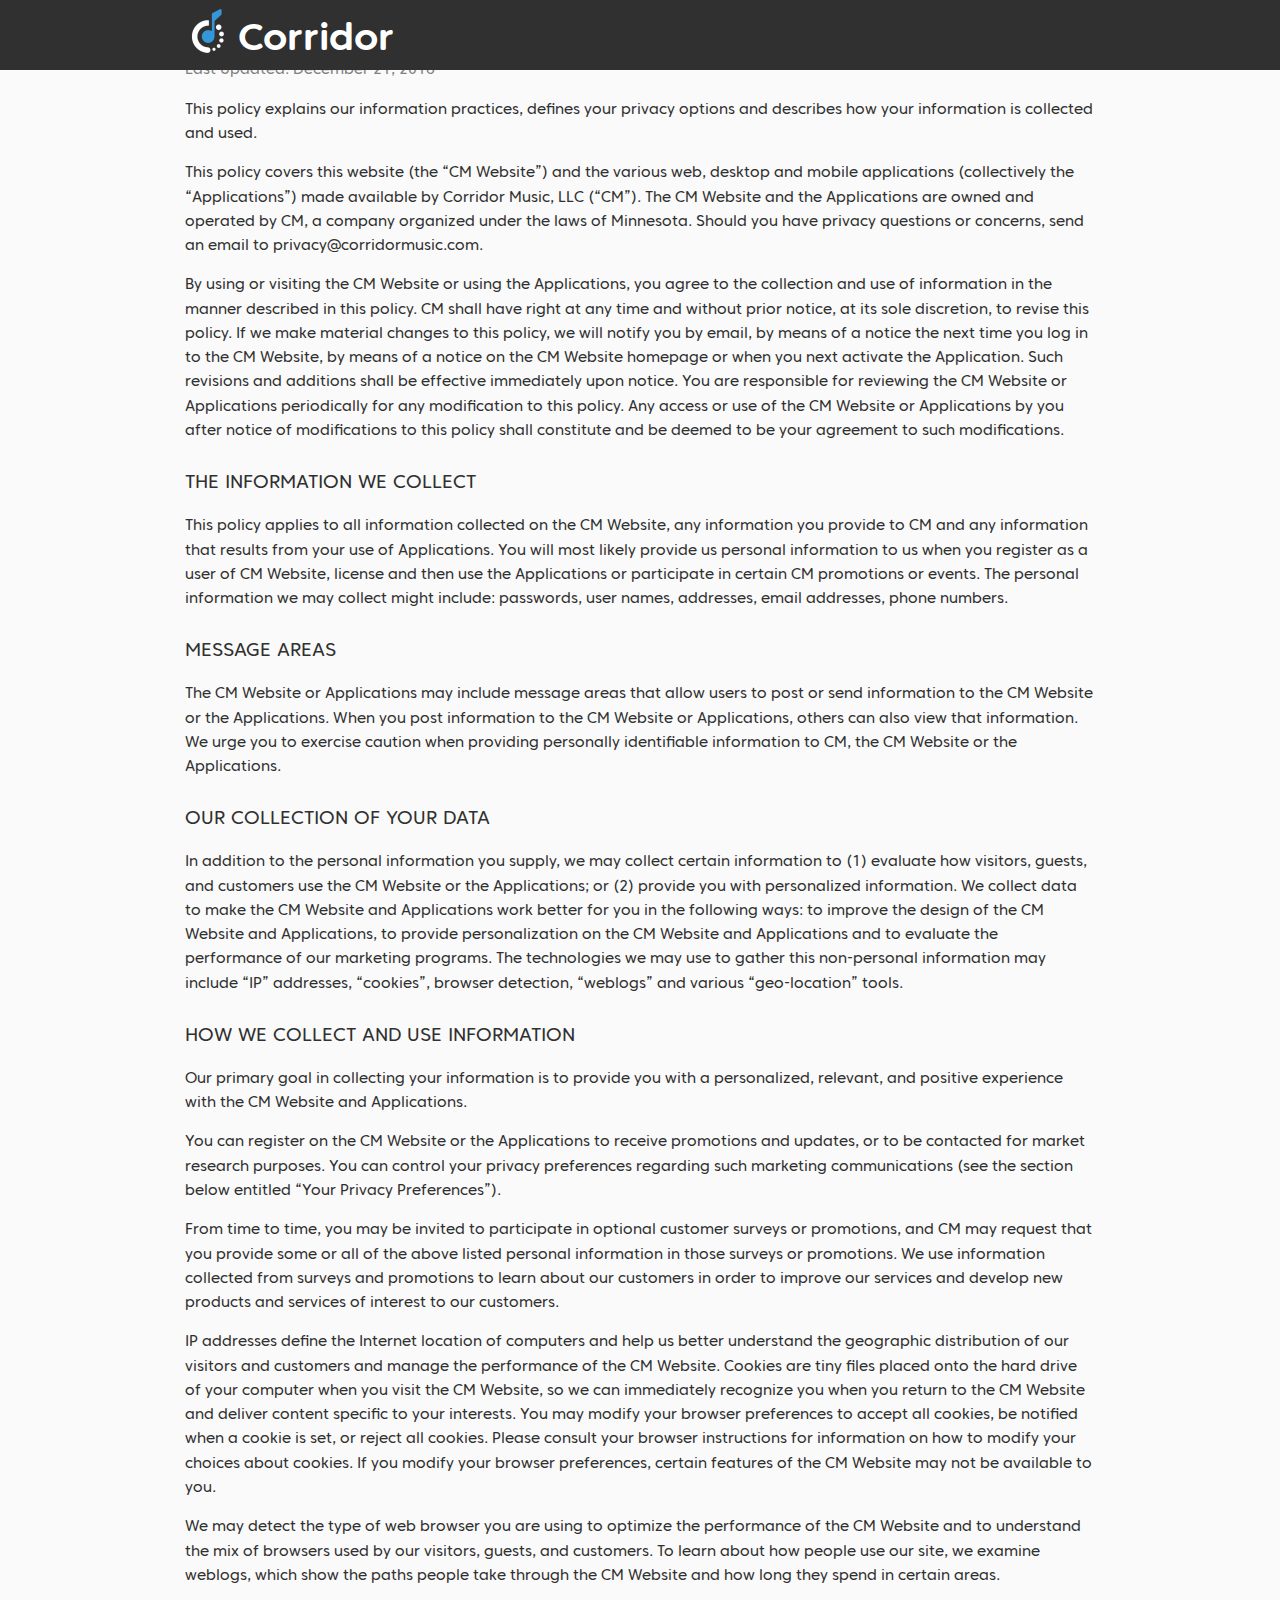
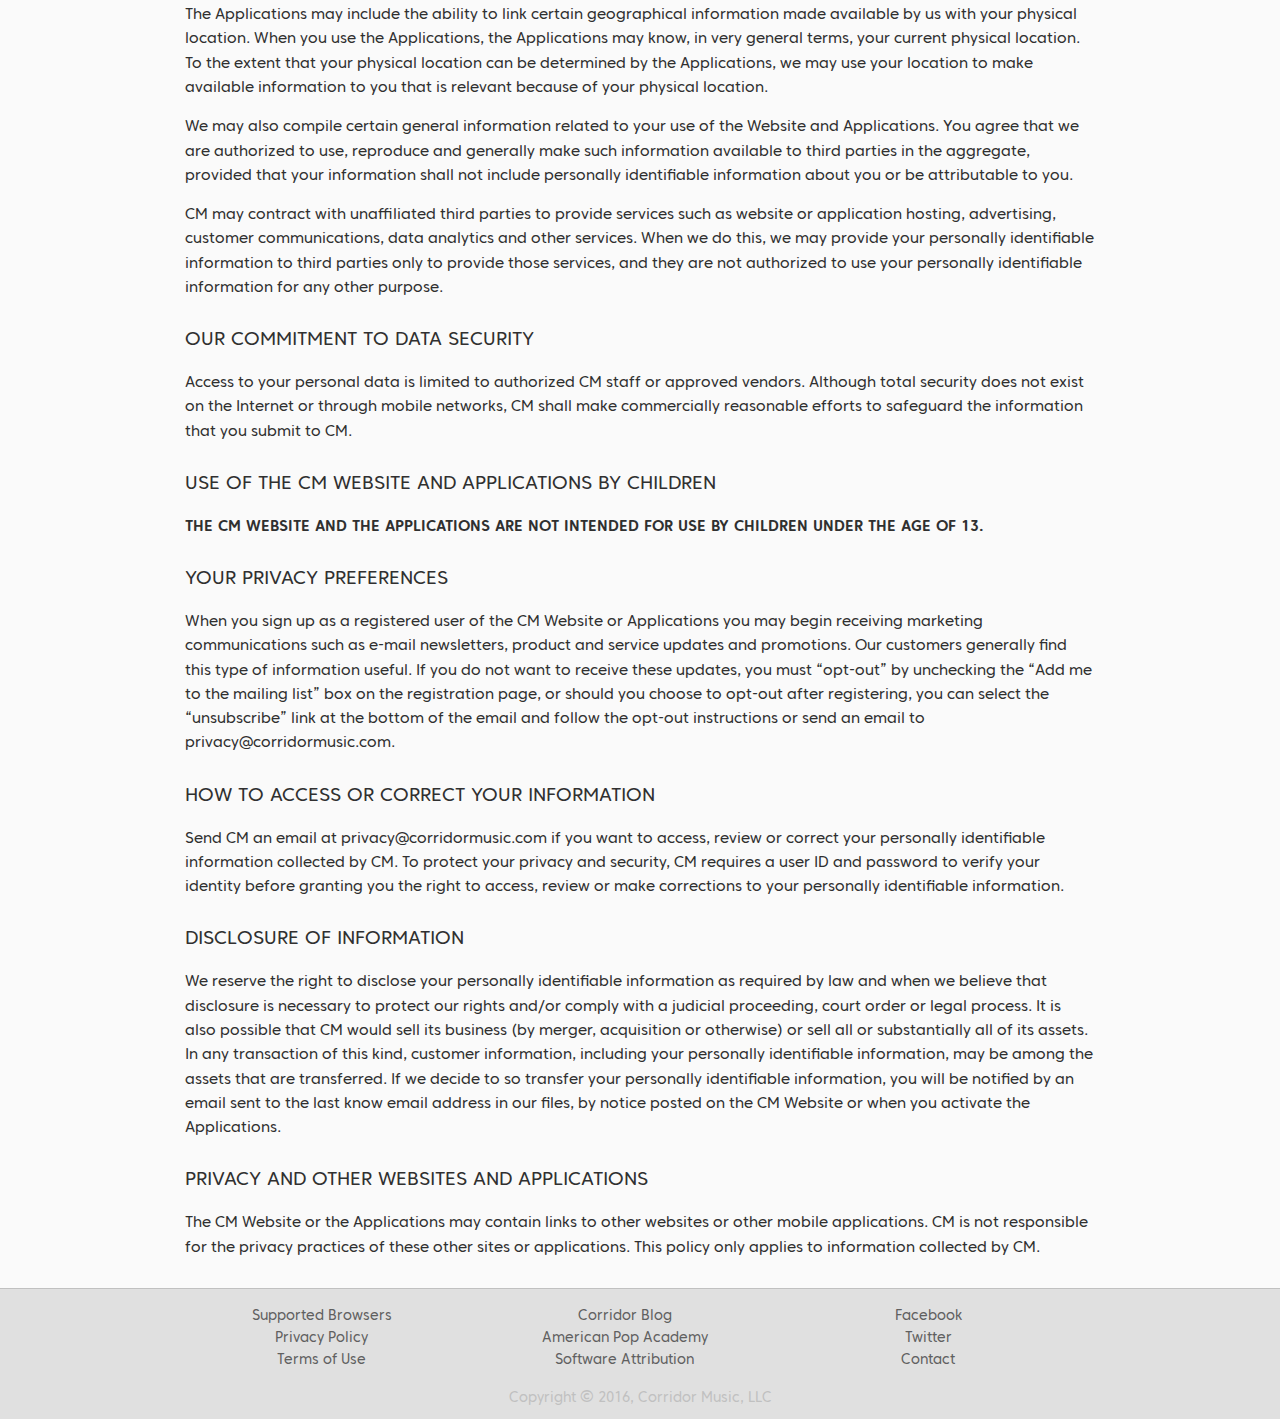
<file: privacy/index.html>
<!DOCTYPE html>
<html lang="en">
    <head>
        <!-- https://moz.com/blog/meta-data-templates-123 -->
<title>Corridor Music - Your pathway to learning music.</title>
<meta charset="utf-8">
<meta http-equiv="X-UA-Compatible" content="IE=edge">
<meta name="viewport" content="width=device-width, initial-scale=1">
<meta name="description" content="Corridor is an interactive, game-based music theory and ear training app created by leaders in popular music education, based on the idea that to learn music you must see it, hear it, and play it.">
<meta name="author" content="Corridor Music, LLC">
<link rel="icon" href="static/img/favicon.ico">

<meta name="twitter:card" content="summary">
<meta name="twitter:site" content="@corridor_music">
<meta name="twitter:title" content="Corridor Music - Your pathway to learning music.">
<meta name="twitter:description" content="Corridor is an interactive, game-based music theory and ear training app created by leaders in popular music education, based on the idea that to learn music you must see it, hear it, and play it.">
<meta name="twitter:creator" content="@corridor_music">
<meta name="twitter:image" content="http://corridormusic.com/static/img/social.jpg">

<meta property="og:title" content="Corridor Music - Your pathway to learning music." />
<meta property="og:type" content="article" />
<meta property="og:url" content="http://corridormusic.com/" />
<meta property="og:image" content="http://corridormusic.com/static/img/social.jpg" />
<meta property="og:description" content="Corridor is an interactive, game-based music theory and ear training app created by leaders in popular music education, based on the idea that to learn music you must see it, hear it, and play it." />
<meta property="og:site_name" content="Corridor Music" />
<meta property="fb:admins" content="484005745142647" />

<!-- HTML5 shim and Respond.js for IE8 support of HTML5 elements and media queries -->
<!-- WARNING: Respond.js doesn't work if you view the page via file:// -->
<!--[if lt IE 9]>
  <script src="https://oss.maxcdn.com/html5shiv/3.7.3/html5shiv.min.js"></script>
  <script src="https://oss.maxcdn.com/respond/1.4.2/respond.min.js"></script>
<![endif]-->

<script>
  (function(i,s,o,g,r,a,m){i['GoogleAnalyticsObject']=r;i[r]=i[r]||function(){
  (i[r].q=i[r].q||[]).push(arguments)},i[r].l=1*new Date();a=s.createElement(o),
  m=s.getElementsByTagName(o)[0];a.async=1;a.src=g;m.parentNode.insertBefore(a,m)
  })(window,document,'script','https://www.google-analytics.com/analytics.js','ga');

  ga('create', 'UA-89704639-1', 'auto');
  ga('send', 'pageview');

  function getQueryParam(key) {
      var matches = window.location.search.match('(\\?|&)' + key + '\\=([^&]*)');
      return decodeURIComponent(matches ? matches.pop() : '');
  }

  var referrer = getQueryParam('utm_source');
  if (referrer) {
      var expiration = new Date(Date.now() + (7 * 24 * 60 * 60 * 1000));
      document.cookie='cm_referrer=' + referrer + '; expires=' + expiration.toUTCString() + '; path=/; domain=corridormusic.com';
  }
</script>

    <link href="/app.bundle.css?b6edb15e45716a50748c" rel="stylesheet"></head>
    <body>
        <div class="static container-fluid text-center">
            <nav class="navbar navbar-default navbar-fixed-top">
                <div class="container">
                    <div class="navbar-header">
                        <a href="/" class="navbar-brand"><img src="../static/img/logo-white.png"></img> Corridor</a>
                    </div>
                </div>
            </nav>

            <div class="row static-section">
                <div class="container text-left">
                    <h1 class="title first">Corridor Music Website Privacy Policy</h1>
                    <p class="text m6-fg"><small>Last Updated: December 21, 2016</small></p>
                </div>
            </div>

            <div class="row static-section">
                <div class="container text-left">
<p class="text"><small>
This policy explains our information practices, defines your privacy options and
describes how your information is collected and used.
</small></p>

<p class="text"><small>
This policy covers this website (the “CM Website”) and the various web, desktop
and mobile applications (collectively the “Applications”) made available by
Corridor Music, LLC (“CM”). The CM Website and the Applications are owned
and operated by CM, a company organized under the laws of Minnesota. Should
you have privacy questions or concerns, send an email to
<a href="mailto:privacy@corridormusic.com">privacy@corridormusic.com</a>.
</small></p>

<p class="text"><small>
By using or visiting the CM Website or using the Applications, you agree to the
collection and use of information in the manner described in this policy. CM shall
have right at any time and without prior notice, at its sole discretion, to revise this
policy. If we make material changes to this policy, we will notify you by email, by
means of a notice the next time you log in to the CM Website, by means of a
notice on the CM Website homepage or when you next activate the Application.
Such revisions and additions shall be effective immediately upon notice. You are
responsible for reviewing the CM Website or Applications periodically for any
modification to this policy. Any access or use of the CM Website or Applications
by you after notice of modifications to this policy shall constitute and be deemed
to be your agreement to such modifications.
</small></p>

<h2 class="subtitle">THE INFORMATION WE COLLECT</h2>

<p class="text"><small>
This policy applies to all information collected on the CM Website, any
information you provide to CM and any information that results from your use of
Applications. You will most likely provide us personal information to us when you
register as a user of CM Website, license and then use the Applications or
participate in certain CM promotions or events. The personal information we may
collect might include: passwords, user names, addresses, email addresses,
phone numbers.
</small></p>

<h2 class="subtitle">MESSAGE AREAS</h2>

<p class="text"><small>
The CM Website or Applications may include message areas that allow users to
post or send information to the CM Website or the Applications. When you post
information to the CM Website or Applications, others can also view that
information. We urge you to exercise caution when providing personally
identifiable information to CM, the CM Website or the Applications.
</small></p>

<h2 class="subtitle">OUR COLLECTION OF YOUR DATA</h2>

<p class="text"><small>
In addition to the personal information you supply, we may collect certain
information to (1) evaluate how visitors, guests, and customers use the CM
Website or the Applications; or (2) provide you with personalized information.
We collect data to make the CM Website and Applications work better for you in
the following ways: to improve the design of the CM Website and Applications, to
provide personalization on the CM Website and Applications and to evaluate the
performance of our marketing programs. The technologies we may use to gather
this non-personal information may include “IP” addresses, “cookies”, browser
detection, “weblogs” and various “geo-location” tools.
</small></p>

<h2 class="subtitle">HOW WE COLLECT AND USE INFORMATION</h2>

<p class="text"><small>
Our primary goal in collecting your information is to provide you with a
personalized, relevant, and positive experience with the CM Website and
Applications.
</small></p>

<p class="text"><small>
You can register on the CM Website or the Applications to receive promotions
and updates, or to be contacted for market research purposes. You can control
your privacy preferences regarding such marketing communications (see the
section below entitled “Your Privacy Preferences”).
</small></p>

<p class="text"><small>
From time to time, you may be invited to participate in optional customer surveys
or promotions, and CM may request that you provide some or all of the above
listed personal information in those surveys or promotions. We use information
collected from surveys and promotions to learn about our customers in order to
improve our services and develop new products and services of interest to our
customers.
</small></p>

<p class="text"><small>
IP addresses define the Internet location of computers and help us better
understand the geographic distribution of our visitors and customers and manage
the performance of the CM Website. Cookies are tiny files placed onto the hard
drive of your computer when you visit the CM Website, so we can immediately
recognize you when you return to the CM Website and deliver content specific to
your interests. You may modify your browser preferences to accept all cookies,
be notified when a cookie is set, or reject all cookies. Please consult your
browser instructions for information on how to modify your choices about
cookies. If you modify your browser preferences, certain features of the CM
Website may not be available to you.
</small></p>

<p class="text"><small>
We may detect the type of web browser you are using to optimize the
performance of the CM Website and to understand the mix of browsers used by
our visitors, guests, and customers. To learn about how people use our site, we
examine weblogs, which show the paths people take through the CM Website
and how long they spend in certain areas.
</small></p>

<p class="text"><small>
The Applications may include the ability to link certain geographical information
made available by us with your physical location. When you use the Applications,
the Applications may know, in very general terms, your current physical location.
To the extent that your physical location can be determined by the Applications,
we may use your location to make available information to you that is relevant
because of your physical location.
</small></p>

<p class="text"><small>
We may also compile certain general information related to your use of the
Website and Applications. You agree that we are authorized to use, reproduce
and generally make such information available to third parties in the aggregate,
provided that your information shall not include personally identifiable information
about you or be attributable to you.
</small></p>

<p class="text"><small>
CM may contract with unaffiliated third parties to provide services such as
website or application hosting, advertising, customer communications, data
analytics and other services. When we do this, we may provide your personally
identifiable information to third parties only to provide those services, and they
are not authorized to use your personally identifiable information for any other
purpose.
</small></p>

<h2 class="subtitle">OUR COMMITMENT TO DATA SECURITY</h2>

<p class="text"><small>
Access to your personal data is limited to authorized CM staff or approved
vendors. Although total security does not exist on the Internet or through mobile
networks, CM shall make commercially reasonable efforts to safeguard the
information that you submit to CM.
</small></p>

<h2 class="subtitle">USE OF THE CM WEBSITE AND APPLICATIONS BY CHILDREN</h2>

<p class="text"><small>
<b>THE CM WEBSITE AND THE APPLICATIONS ARE NOT INTENDED FOR
USE BY CHILDREN UNDER THE AGE OF 13.</b>
</small></p>

<h2 class="subtitle">YOUR PRIVACY PREFERENCES</h2>

<p class="text"><small>
When you sign up as a registered user of the CM Website or Applications you
may begin receiving marketing communications such as e-mail newsletters,
product and service updates and promotions. Our customers generally find this
type of information useful. If you do not want to receive these updates, you must
“opt-out” by unchecking the “Add me to the mailing list” box on the registration
page, or should you choose to opt-out after registering, you can select the
“unsubscribe” link at the bottom of the email and follow the opt-out instructions or
send an email to <a href="mailto:privacy@corridormusic.com">privacy@corridormusic.com</a>.
</small></p>

<h2 class="subtitle">HOW TO ACCESS OR CORRECT YOUR INFORMATION</h2>

<p class="text"><small>
Send CM an email at <a href="mailto:privacy@corridormusic.com">privacy@corridormusic.com</a> if you want to access, review
or correct your personally identifiable information collected by CM. To protect
your privacy and security, CM requires a user ID and password to verify your
identity before granting you the right to access, review or make corrections to
your personally identifiable information.
</small></p>

<h2 class="subtitle">DISCLOSURE OF INFORMATION</h2>

<p class="text"><small>
We reserve the right to disclose your personally identifiable information as
required by law and when we believe that disclosure is necessary to protect our
rights and/or comply with a judicial proceeding, court order or legal process. It is
also possible that CM would sell its business (by merger, acquisition or
otherwise) or sell all or substantially all of its assets. In any transaction of this
kind, customer information, including your personally identifiable information,
may be among the assets that are transferred. If we decide to so transfer your
personally identifiable information, you will be notified by an email sent to the last
know email address in our files, by notice posted on the CM Website or when
you activate the Applications.
</small></p>

<h2 class="subtitle">PRIVACY AND OTHER WEBSITES AND APPLICATIONS</h2>

<p class="text"><small>
The CM Website or the Applications may contain links to other websites or other
mobile applications. CM is not responsible for the privacy practices of these other
sites or applications. This policy only applies to information collected by CM.
</small></p>

                </div>
            </div>

            <nav class="footer">
    <div class="container">
        <div class="col-sm-12 links">
            <div class="col-sm-4">
                <ul>
                    <li><a href="/browsers/">Supported Browsers</a></li>
                    <li><a href="/privacy/">Privacy Policy</a></li>
                    <li><a href="/terms/">Terms of Use</a></li>
                </ul>
            </div>
            <div class="col-sm-4">
                <ul>
                    <li><a href="http://blog.corridormusic.com/" target="_blank">Corridor Blog</a></li>
                    <li><a href="http://www.americanpopacademy.com/" target="_blank">American Pop Academy</a></li>
                    <li><a href="/attribution/">Software Attribution</a></li>
                </ul>
            </div>
            <div class="col-sm-4">
                <ul>
                    <li><a href="https://www.facebook.com/Music.Corridor" target="_blank">Facebook</a></li>
                    <li><a href="https://twitter.com/corridor_music" target="_blank">Twitter</a></li>
                    <li><a href="mailto:connect@corridormusic.com">Contact</a></li>
                </ul>
            </div>
        </div>

        <p class="copyright">Copyright <big>©</big> 2016, Corridor Music, LLC</p>
    </div>
</nav>

        </div>
    <script type="text/javascript" src="/vendor.bundle.js?b6edb15e45716a50748c"></script><script type="text/javascript" src="/app.bundle.js?b6edb15e45716a50748c"></script></body>
</html>
</file>
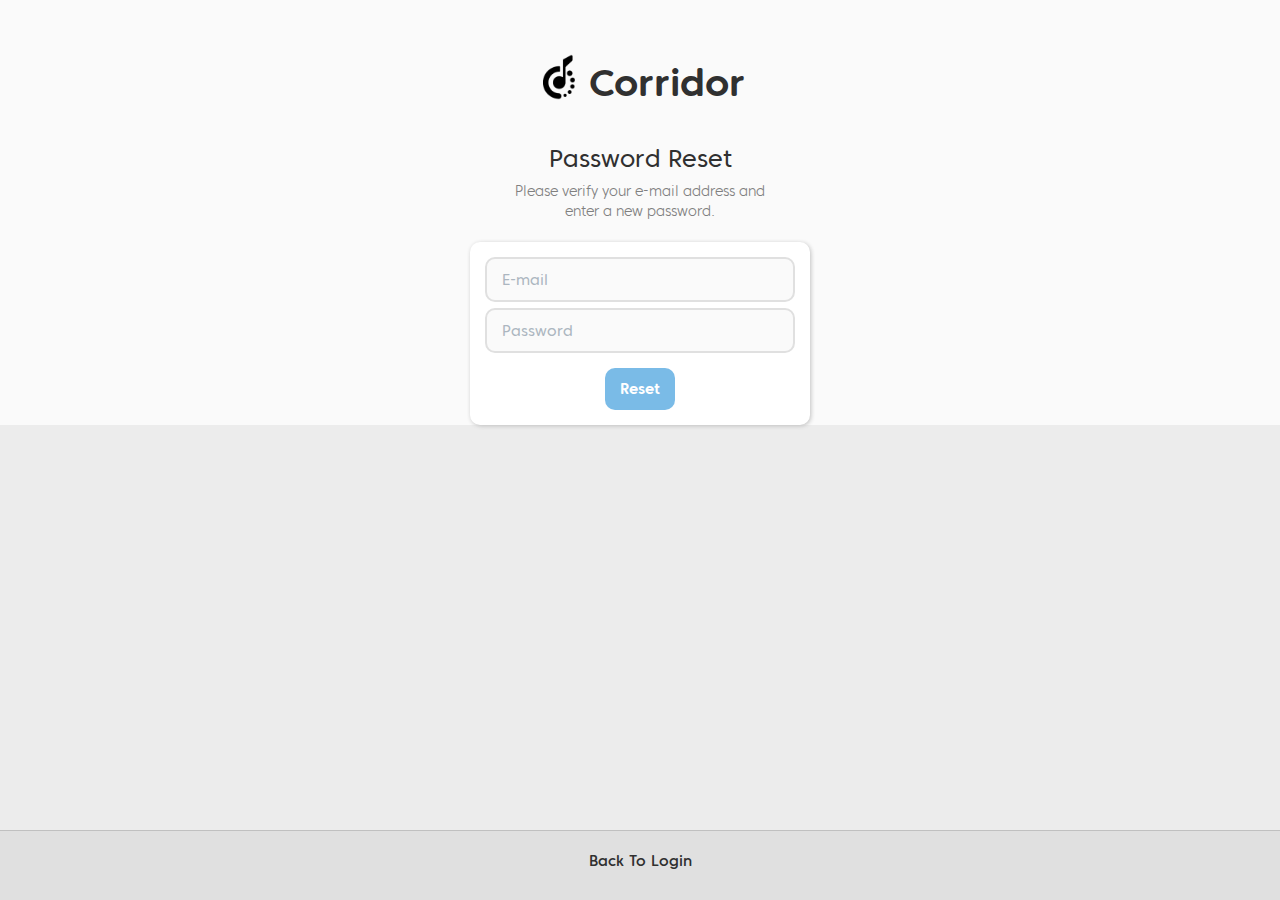
<file: reset-password/index.html>
<!DOCTYPE html>
<html lang="en">
    <head>
        <!-- https://moz.com/blog/meta-data-templates-123 -->
<title>Corridor Music - Your pathway to learning music.</title>
<meta charset="utf-8">
<meta http-equiv="X-UA-Compatible" content="IE=edge">
<meta name="viewport" content="width=device-width, initial-scale=1">
<meta name="description" content="Corridor is an interactive, game-based music theory and ear training app created by leaders in popular music education, based on the idea that to learn music you must see it, hear it, and play it.">
<meta name="author" content="Corridor Music, LLC">
<link rel="icon" href="static/img/favicon.ico">

<meta name="twitter:card" content="summary">
<meta name="twitter:site" content="@corridor_music">
<meta name="twitter:title" content="Corridor Music - Your pathway to learning music.">
<meta name="twitter:description" content="Corridor is an interactive, game-based music theory and ear training app created by leaders in popular music education, based on the idea that to learn music you must see it, hear it, and play it.">
<meta name="twitter:creator" content="@corridor_music">
<meta name="twitter:image" content="http://corridormusic.com/static/img/social.jpg">

<meta property="og:title" content="Corridor Music - Your pathway to learning music." />
<meta property="og:type" content="article" />
<meta property="og:url" content="http://corridormusic.com/" />
<meta property="og:image" content="http://corridormusic.com/static/img/social.jpg" />
<meta property="og:description" content="Corridor is an interactive, game-based music theory and ear training app created by leaders in popular music education, based on the idea that to learn music you must see it, hear it, and play it." />
<meta property="og:site_name" content="Corridor Music" />
<meta property="fb:admins" content="484005745142647" />

<!-- HTML5 shim and Respond.js for IE8 support of HTML5 elements and media queries -->
<!-- WARNING: Respond.js doesn't work if you view the page via file:// -->
<!--[if lt IE 9]>
  <script src="https://oss.maxcdn.com/html5shiv/3.7.3/html5shiv.min.js"></script>
  <script src="https://oss.maxcdn.com/respond/1.4.2/respond.min.js"></script>
<![endif]-->

<script>
  (function(i,s,o,g,r,a,m){i['GoogleAnalyticsObject']=r;i[r]=i[r]||function(){
  (i[r].q=i[r].q||[]).push(arguments)},i[r].l=1*new Date();a=s.createElement(o),
  m=s.getElementsByTagName(o)[0];a.async=1;a.src=g;m.parentNode.insertBefore(a,m)
  })(window,document,'script','https://www.google-analytics.com/analytics.js','ga');

  ga('create', 'UA-89704639-1', 'auto');
  ga('send', 'pageview');

  function getQueryParam(key) {
      var matches = window.location.search.match('(\\?|&)' + key + '\\=([^&]*)');
      return decodeURIComponent(matches ? matches.pop() : '');
  }

  var referrer = getQueryParam('utm_source');
  if (referrer) {
      var expiration = new Date(Date.now() + (7 * 24 * 60 * 60 * 1000));
      document.cookie='cm_referrer=' + referrer + '; expires=' + expiration.toUTCString() + '; path=/; domain=corridormusic.com';
  }
</script>

    <link href="/app.bundle.css?b6edb15e45716a50748c" rel="stylesheet"></head>
    <body>
        <div class="static reset-password container-fluid text-center">
            <div class="message center-block"></div>
            <div class="logo"><img src="../static/img/logo-black.png"></img> Corridor</div>

            <div class="row static-section">
                <div class="container">
                    <h1 class="title first">Password Reset</h1>
                    <p class="text">Please verify your e-mail address and<br />enter a new password.</p>
                </div>
            </div>

            <div class="row static-section">
                <div class="container">
                    <form class="reset-form center-block">
                        <div class="form-group text-left">
                            <input id="email" type="email" name="email" class="form-control" placeholder="E-mail">
                        </div>
                        <div class="form-group text-left">
                            <input id="password" type="password" name="password" class="form-control" placeholder="Password">
                        </div>
                        <button id="submit" type="submit" class="btn btn-primary" disabled="true">Reset</button>
                    </form>
                </div>
            </div>

            <nav class="navbar navbar-inverse navbar-fixed-bottom">
                <div class="container text-center">
                    <p><a style="font-weight: 500;" href="https://app.corridormusic.com/">Back To Login</a></p>
                </div>
            </nav>
        </div>

        <script src="https://ajax.googleapis.com/ajax/libs/jquery/1.12.4/jquery.min.js"></script>
        <script>
            function getParameterByName(name, url) {
                if (!url) url = window.location.href;
                name = name.replace(/[\[\]]/g, "\\$&");
                var regex = new RegExp("[?&]" + name + "(=([^&#]*)|&|#|$)");
                var results = regex.exec(url);
                if (!results) return null;
                if (!results[2]) return '';
                return decodeURIComponent(results[2].replace(/\+/g, " "));
            }

            function validatePassword(password) {
                var regex = new RegExp(".+@([A-Za-z0-9-]+\\.)+[A-Za-z]{2}[A-Za-z]*");
                return regex.exec(password);
            }

            $(function() {
                var updateSubmitButtonEnabledState = function() {
                    var email = $('.reset-form #email').val();
                    var password = $('.reset-form #password').val();

                    if (password && password.length >= 8 && email && validatePassword(email)) {
                        $("#submit").removeAttr("disabled");
                    } else {
                        $("#submit").attr("disabled", true);
                    }
                };
                $("#email").on("change paste keyup", updateSubmitButtonEnabledState);
                $("#password").on("change paste keyup", updateSubmitButtonEnabledState);

                $('.reset-form').on('submit', function(e) { //use on if jQuery 1.7+
                    e.preventDefault();  //prevent form from submitting
                    var token = getParameterByName('token');
                    var email = $('.reset-form #email').val();
                    var password = $('.reset-form #password').val();

                    $("#submit").attr("disabled", true);
                    $.ajax({
                        url: Corridor.API_URL + 'account/reset-password',
                        type: 'PUT',
                        data: { 'email': email, 'password': password, 'token': token },
                        beforeSend: function (xhr) {
                            xhr.setRequestHeader('Authorization', 'bearer 3bd34464-e773-4809-ae5a-4fb220b3b341');
                        },
                        success: function () {
                            $('.message').html($('<div class="alert alert-success">Password change successful.</div>'));
                            $('.message').hide();
                            $('.message').fadeIn('fast');
                        },
                        error: function () {
                            $("#submit").removeAttr("disabled");
                            $('.message').html($('<div class="alert alert-danger">Sorry, there was a problem resetting your password.</div>'));
                            $('.message').hide();
                            $('.message').fadeIn('fast');
                            $('.message').delay(2500).fadeOut('fast');
                        }
                    });
                });
            });
        </script>
    <script type="text/javascript" src="/vendor.bundle.js?b6edb15e45716a50748c"></script><script type="text/javascript" src="/app.bundle.js?b6edb15e45716a50748c"></script></body>
</html>
</file>
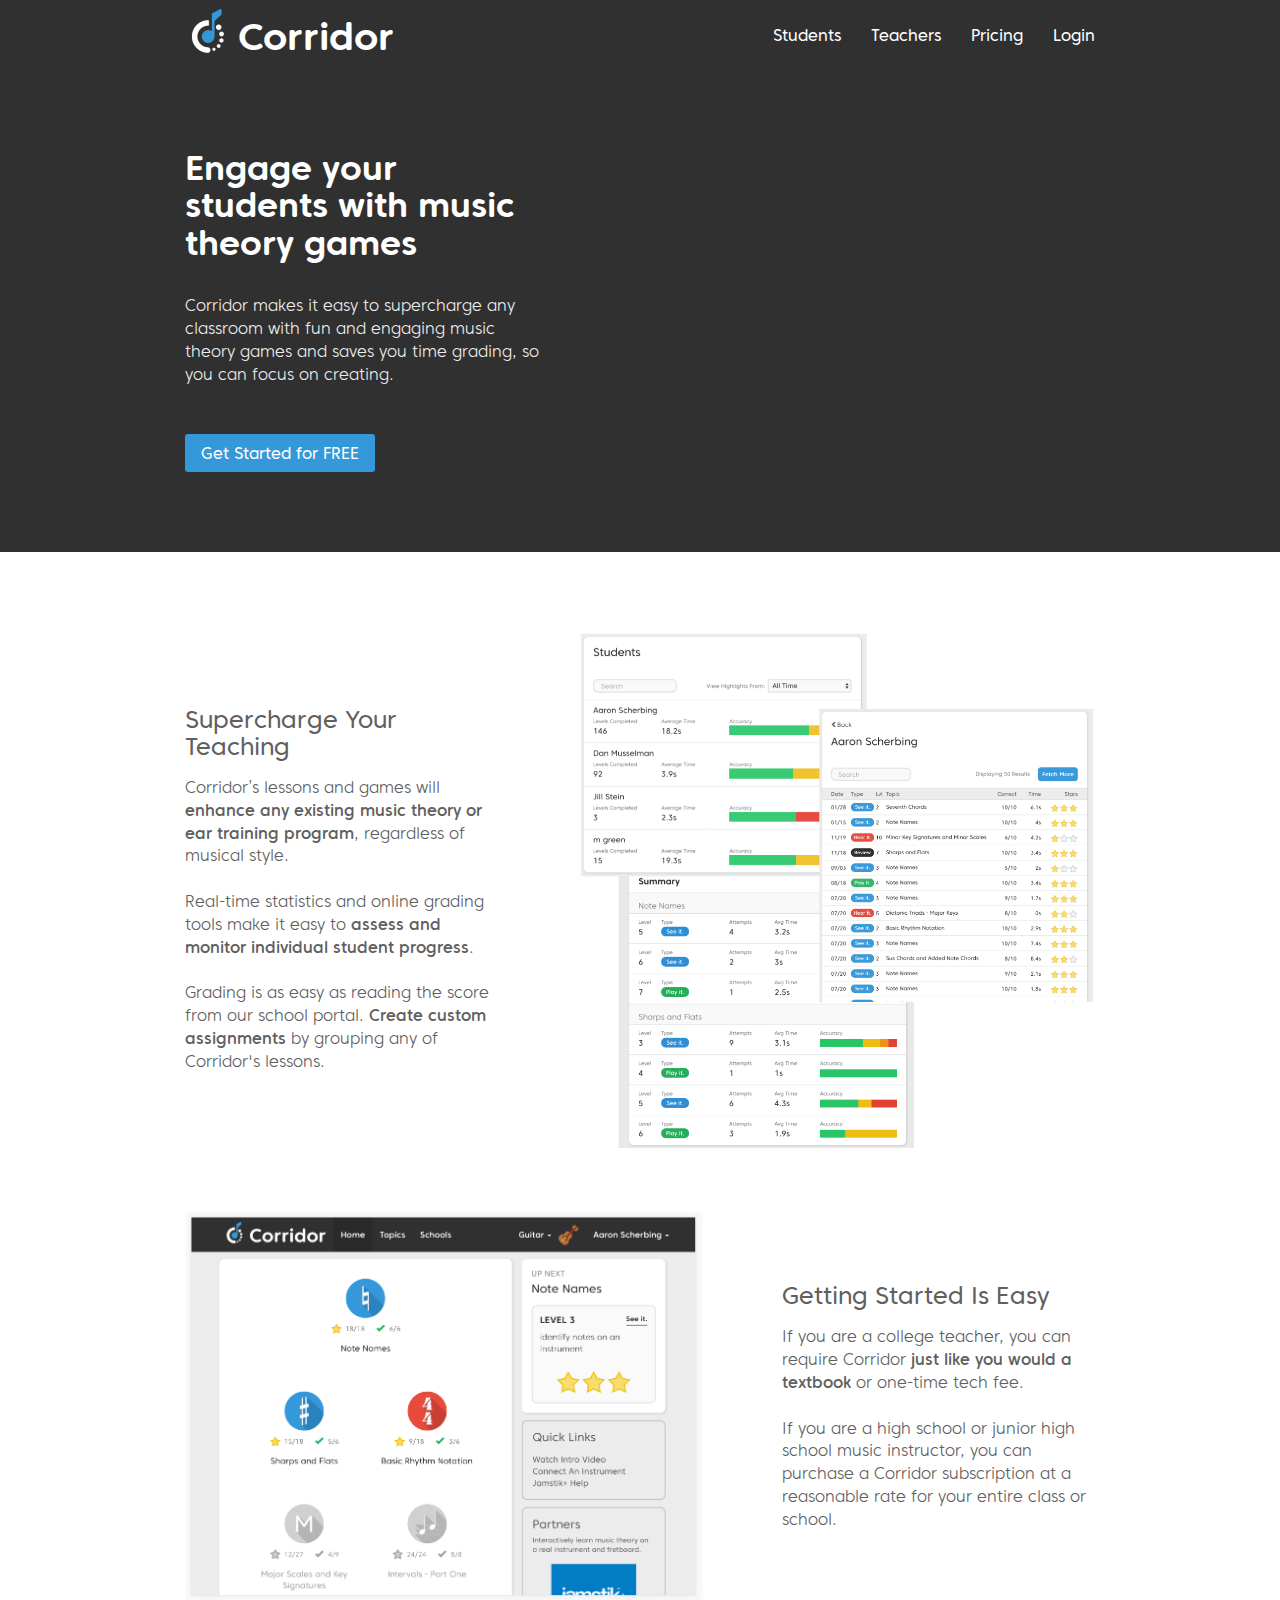
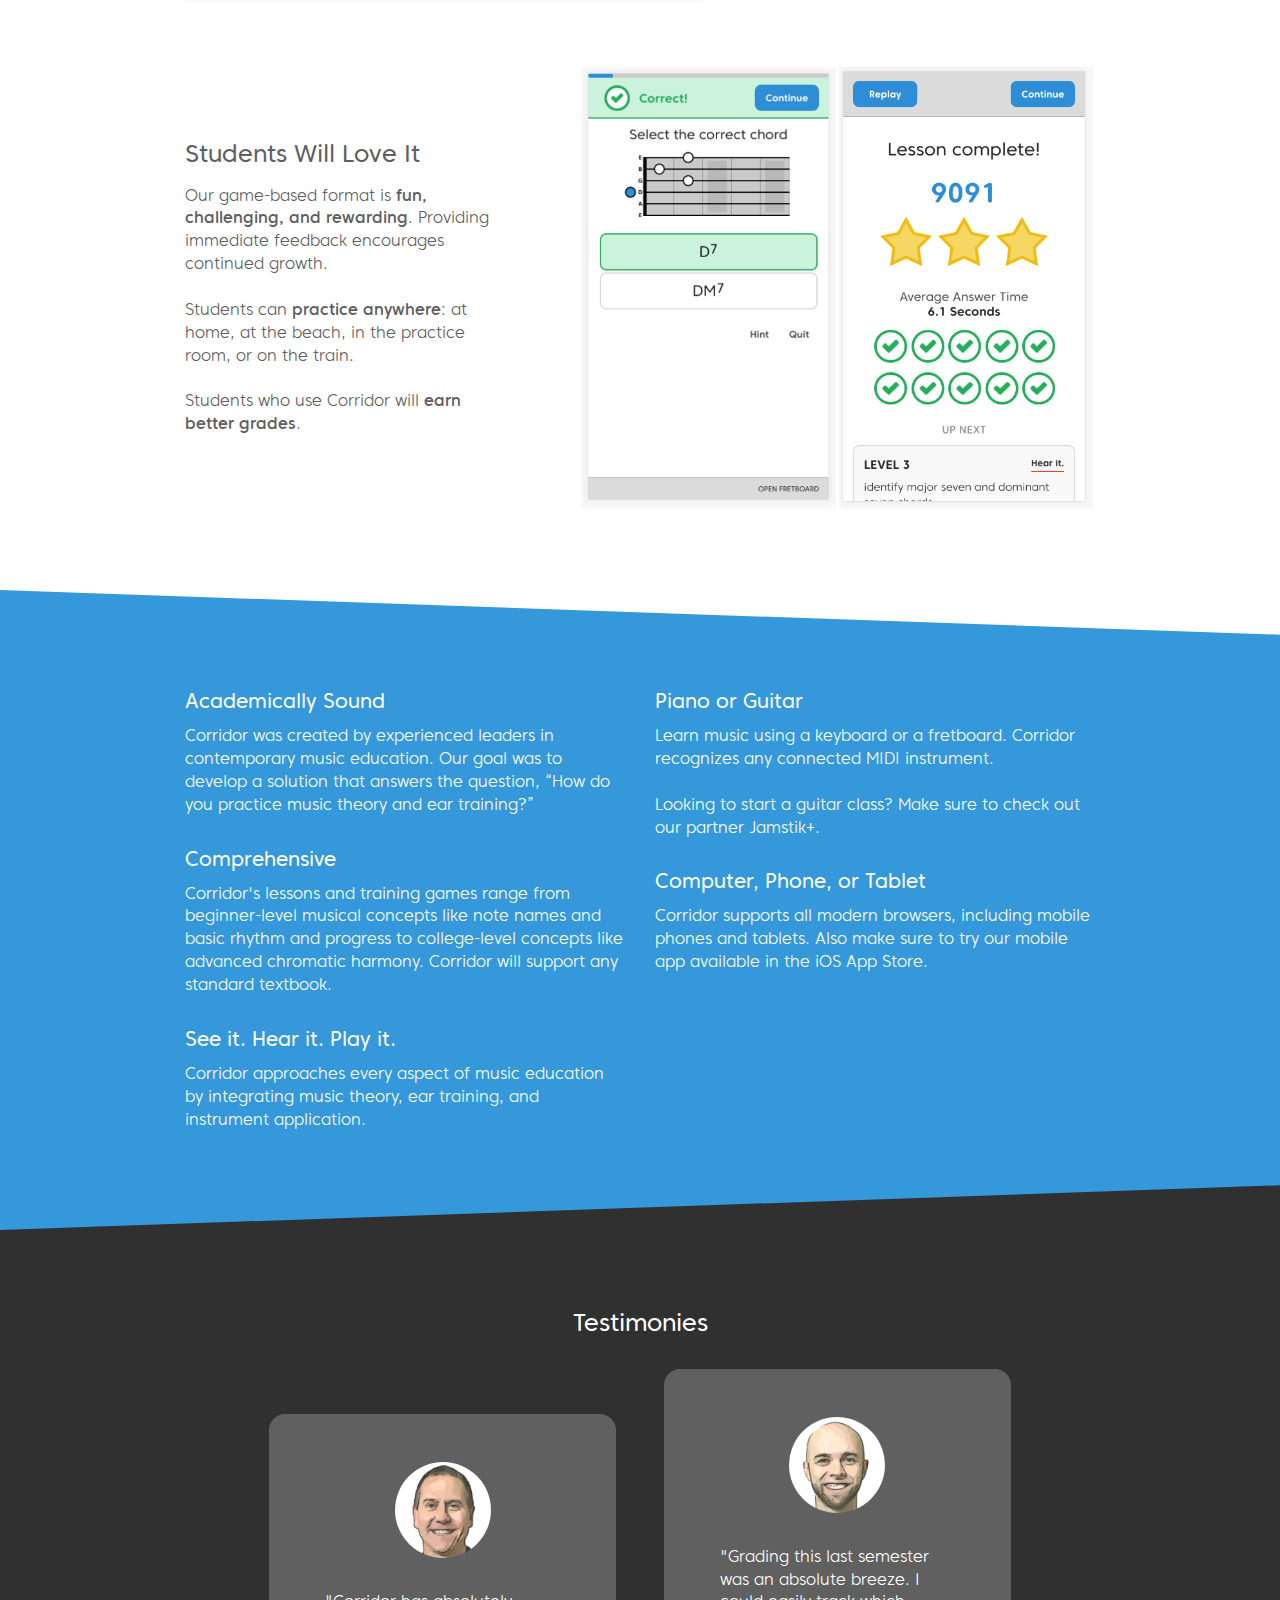
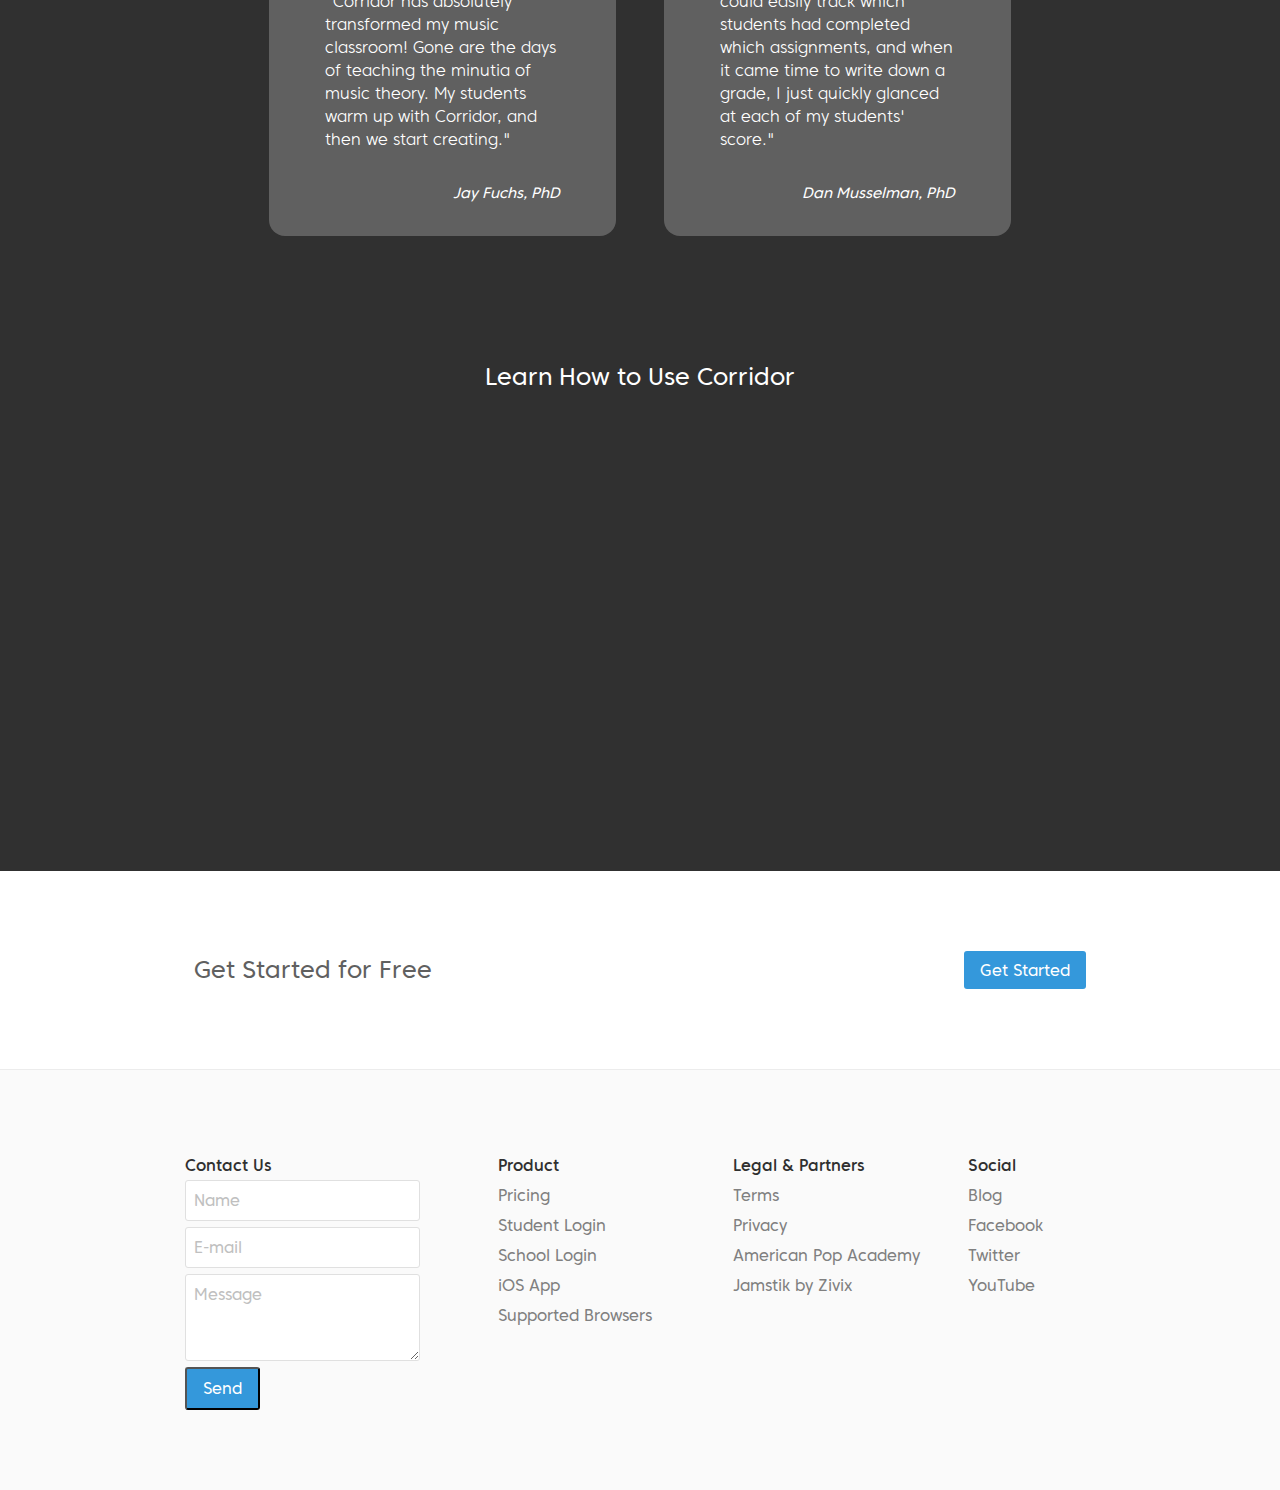
<file: teachers/index.html>
<!DOCTYPE html>
<html lang="en" style="font-size: 16px;">
    <head>
        <!-- https://moz.com/blog/meta-data-templates-123 -->
<title>Corridor Music - Your pathway to learning music.</title>
<meta charset="utf-8">
<meta http-equiv="X-UA-Compatible" content="IE=edge">
<meta name="viewport" content="width=device-width, initial-scale=1">
<meta name="description" content="Corridor is an interactive, game-based music theory and ear training app created by leaders in popular music education, based on the idea that to learn music you must see it, hear it, and play it.">
<meta name="author" content="Corridor Music, LLC">
<link rel="icon" href="static/img/favicon.ico">

<meta name="twitter:card" content="summary">
<meta name="twitter:site" content="@corridor_music">
<meta name="twitter:title" content="Corridor Music - Your pathway to learning music.">
<meta name="twitter:description" content="Corridor is an interactive, game-based music theory and ear training app created by leaders in popular music education, based on the idea that to learn music you must see it, hear it, and play it.">
<meta name="twitter:creator" content="@corridor_music">
<meta name="twitter:image" content="http://corridormusic.com/static/img/social.jpg">

<meta property="og:title" content="Corridor Music - Your pathway to learning music." />
<meta property="og:type" content="article" />
<meta property="og:url" content="http://corridormusic.com/" />
<meta property="og:image" content="http://corridormusic.com/static/img/social.jpg" />
<meta property="og:description" content="Corridor is an interactive, game-based music theory and ear training app created by leaders in popular music education, based on the idea that to learn music you must see it, hear it, and play it." />
<meta property="og:site_name" content="Corridor Music" />
<meta property="fb:admins" content="484005745142647" />

<!-- HTML5 shim and Respond.js for IE8 support of HTML5 elements and media queries -->
<!-- WARNING: Respond.js doesn't work if you view the page via file:// -->
<!--[if lt IE 9]>
  <script src="https://oss.maxcdn.com/html5shiv/3.7.3/html5shiv.min.js"></script>
  <script src="https://oss.maxcdn.com/respond/1.4.2/respond.min.js"></script>
<![endif]-->

<script>
  (function(i,s,o,g,r,a,m){i['GoogleAnalyticsObject']=r;i[r]=i[r]||function(){
  (i[r].q=i[r].q||[]).push(arguments)},i[r].l=1*new Date();a=s.createElement(o),
  m=s.getElementsByTagName(o)[0];a.async=1;a.src=g;m.parentNode.insertBefore(a,m)
  })(window,document,'script','https://www.google-analytics.com/analytics.js','ga');

  ga('create', 'UA-89704639-1', 'auto');
  ga('send', 'pageview');

  function getQueryParam(key) {
      var matches = window.location.search.match('(\\?|&)' + key + '\\=([^&]*)');
      return decodeURIComponent(matches ? matches.pop() : '');
  }

  var referrer = getQueryParam('utm_source');
  if (referrer) {
      var expiration = new Date(Date.now() + (7 * 24 * 60 * 60 * 1000));
      document.cookie='cm_referrer=' + referrer + '; expires=' + expiration.toUTCString() + '; path=/; domain=corridormusic.com';
  }
</script>

    <link href="/app.bundle.css?b6edb15e45716a50748c" rel="stylesheet"></head>
    <body class="teacher-sell-page static">
        <nav class="navbar navbar-default navbar-static-top">
            <div class="container">
                <div class="navbar-header">
                    <button type="button" class="navbar-toggle collapsed" data-ng-click="userMenuExpanded = !userMenuExpanded">
                        <span class="sr-only">Toggle navigation</span>
                        <span class="icon-bar"></span>
                        <span class="icon-bar"></span>
                        <span class="icon-bar"></span>
                    </button>
                    <a href="/" class="navbar-brand"><img src="../static/img/logo-white.png"></img> Corridor</a>
                </div>

                <div class="collapse navbar-collapse" uib-collapse="!userMenuExpanded">
                    <ul class="nav navbar-nav navbar-right">
                        <li><a href="">Students</a></li>
                        <li><a href="" class="active">Teachers</a></li>
                        <li><a href="">Pricing</a></li>
                        <li><a href="">Login</a></li>
                    </ul>
                </div>
            </div>
        </nav>

        <main>
            <div class="section header">
                <div class="content container">
                    <div class="content-group col-sm-5">
                        <h1>Engage your students with music theory games</h1>
                        <p>
                            Corridor makes it easy to supercharge any classroom
                            with fun and engaging music theory games and saves
                            you time grading, so you can focus on creating.
                        </p>
                        <div>
                            <a href="https://app.corridormusic.com/#/login?signup=true" class="button">Get Started for FREE</a>
                        </div>
                    </div>
                    <div class="content-group col-sm-7">
                        <div class="video" style="max-width: 560px;">
                            <div class="video-resize">
                                <iframe type="text/html" width="560" height="315" src="https://www.youtube.com/embed/_rMHjgrLmgM?modestbranding=1&playsinline=1&rel=0&showinfo=0&color=white&iv_load_policy=3" frameborder="0" allowfullscreen></iframe>
                            </div>
                        </div>
                    </div>
                </div>
            </div>
            <div class="section teacher-benefits">
                <div class="content container">
                    <div class="content-group col-sm-5">
                        <div>
                        <h2>Supercharge Your Teaching</h2>
                        <p>
                            Corridor’s lessons and games will <b>enhance any
                            existing music theory or ear training program</b>,
                            regardless of musical style.
                            <br /><br />
                            Real-time statistics and online grading tools make
                            it easy to <b>assess and monitor individual student
                            progress</b>.
                            <br /><br />
                            Grading is as easy as reading the score from our
                            school portal. <b>Create custom assignments</b> by
                            grouping any of Corridor's lessons.
                        </p>
                        </div>
                    </div>
                    <div class="image-group col-sm-7">
                        <img src="../static/img/sell/teacher-screenshots.png"></img>
                    </div>
                </div>
                <div class="content container padded">
                    <div class="image-group col-sm-7">
                        <img src="../static/img/sell/student-screenshots.png"></img>
                    </div>
                    <div class="content-group col-sm-5">
                        <h2>Getting Started Is Easy</h2>
                        <p>
                            If you are a college teacher, you can require
                            Corridor <b>just like you would a textbook</b> or
                            one-time tech fee.
                            <br /><br />
                            If you are a high school or junior high school music
                            instructor, you can purchase a Corridor subscription
                            at a reasonable rate for your entire class or
                            school.
                        </p>
                    </div>
                </div>
                <div class="content container">
                    <div class="content-group col-sm-5">
                        <h2>Students Will Love It</h2>
                        <p>
                            Our game-based format is <b>fun, challenging, and
                            rewarding</b>. Providing immediate feedback encourages
                            continued growth.
                            <br /><br />
                            Students can <b>practice anywhere</b>: at home, at
                            the beach, in the practice room, or on the train.
                            <br /><br />
                            Students who use Corridor will <b>earn better
                            grades</b>.
                        </p>
                    </div>
                    <div class="image-group col-sm-7">
                        <img src="../static/img/sell/mobile.png"></img>
                    </div>
                </div>
                <div class="diagonal-container"><div class="diagonal"></div></div>
            </div>
            <div class="section academics">
                <div class="content container">
                    <div class="content-group col-sm-6">
                        <h2>Academically Sound</h2>
                        <p>
                            Corridor was created by experienced leaders in
                            contemporary music education. Our goal was to
                            develop a solution that answers the question,
                            “How do you practice music theory and ear training?”
                        </p>

                        <h2>Comprehensive</h2>
                        <p>
                            Corridor's lessons and training games range from
                            beginner-level musical concepts like note names and
                            basic rhythm and progress to college-level concepts
                            like advanced chromatic harmony. Corridor will
                            support any standard textbook.
                        </p>

                        <h2>See it. Hear it. Play it.</h2>
                        <p>
                            Corridor approaches every aspect of music education
                            by integrating music theory, ear training, and
                            instrument application.
                        </p>
                    </div>
                    <div class="content-group col-sm-6">
                        <h2>Piano or Guitar</h2>
                        <p>
                            Learn music using a keyboard or a fretboard.
                            Corridor recognizes any connected MIDI instrument.
                            <br /><br />
                            Looking to start a guitar class? Make sure to check
                            out our partner Jamstik+.
                        </p>

                        <h2>Computer, Phone, or Tablet</h2>
                        <p>
                            Corridor supports all modern browsers, including
                            mobile phones and tablets. Also make sure to try our
                            mobile app available in the iOS App Store.
                        </p>
                    </div>
                </div>
                <div class="diagonal-container"><div class="diagonal"></div></div>
            </div>
            <div class="section testimonial">
                <h1>Testimonies</h1>
                <div class="content container">
                    <div class="content-group col-sm-5">
                        <div class="card">
                            <div class="image-container">
                                <img src="../static/img/sell/jay.jpg"></img>
                            </div>
                            <p>
                                "Corridor has absolutely transformed my music
                                classroom!  Gone are the days of teaching the
                                minutia of music theory.  My students warm up
                                with Corridor, and then we start creating."
                            </p>
                            <div class="signature">Jay Fuchs, PhD</div>
                        </div>
                    </div>
                    <div class="content-group col-sm-5">
                        <div class="card">
                            <div class="image-container">
                                <img src="../static/img/sell/dan.jpg"></img>
                            </div>
                            <p>
                                "Grading this last semester was an absolute
                                breeze. I could easily track which students had
                                completed which assignments, and when it came
                                time to write down a grade, I just quickly
                                glanced at each of my students' score."
                            </p>
                            <div class="signature">Dan Musselman, PhD</div>
                        </div>
                    </div>
                </div>
                <h1>Learn How to Use Corridor</h1>
                <div class="content container">
                    <div class="video" style="max-width: 560px;">
                        <div class="video-resize">
                            <iframe type="text/html" width="560" height="315" src="https://www.youtube.com/embed/TMYM17OpiP0?modestbranding=1&playsinline=1&rel=0&showinfo=0&color=white&iv_load_policy=3" frameborder="0" allowfullscreen></iframe>
                        </div>
                    </div>
                </div>
            </div>
            <div class="section sell">
                <div class="content container">
                    <div class="content-group col-sm-6">
                        <h2>Get Started for Free</h2>
                    </div>
                    <div class="content-group col-sm-6">
                        <a href="https://app.corridormusic.com/#/login?signup=true" class="button">Get Started</a>
                    </div>
                </div>
            </div>
        </main>

        <footer>
            <div class="content container">

                <div class="content-group col-sm-3 col-sm-push-4">
                    <h3>Product</h3>
                    <a>Pricing</a>
                    <a>Student Login</a>
                    <a>School Login</a>
                    <a>iOS App</a>
                    <a>Supported Browsers</a>
                </div>
                <div class="content-group col-sm-3 col-sm-push-4">
                    <h3>Legal & Partners</h3>
                    <a>Terms</a>
                    <a>Privacy</a>
                    <a>American Pop Academy</a>
                    <a>Jamstik by Zivix</a>
                </div>
                <div class="content-group col-sm-2 col-sm-push-4">
                    <h3>Social</h3>
                    <a>Blog</a>
                    <a>Facebook</a>
                    <a>Twitter</a>
                    <a>YouTube</a>
                </div>
                <div class="content-group col-sm-4 col-sm-pull-8">
                    <h3>Contact Us</h3>
                    <form action="https://formspree.io/connect@corridormusic.com" method="POST">
                        <input type="text" name="name" placeholder="Name">
                        <input type="email" name="_replyto" placeholder="E-mail">
                        <textarea rows="3" name="message" placeholder="Message"></textarea>
                        <button type="submit" class="button">Send</button>
                    </form>
                </div>
            </div>
        </footer>

        <script src="https://ajax.googleapis.com/ajax/libs/jquery/1.12.4/jquery.min.js"></script>
    <script type="text/javascript" src="/vendor.bundle.js?b6edb15e45716a50748c"></script><script type="text/javascript" src="/app.bundle.js?b6edb15e45716a50748c"></script></body>
</html>
</file>
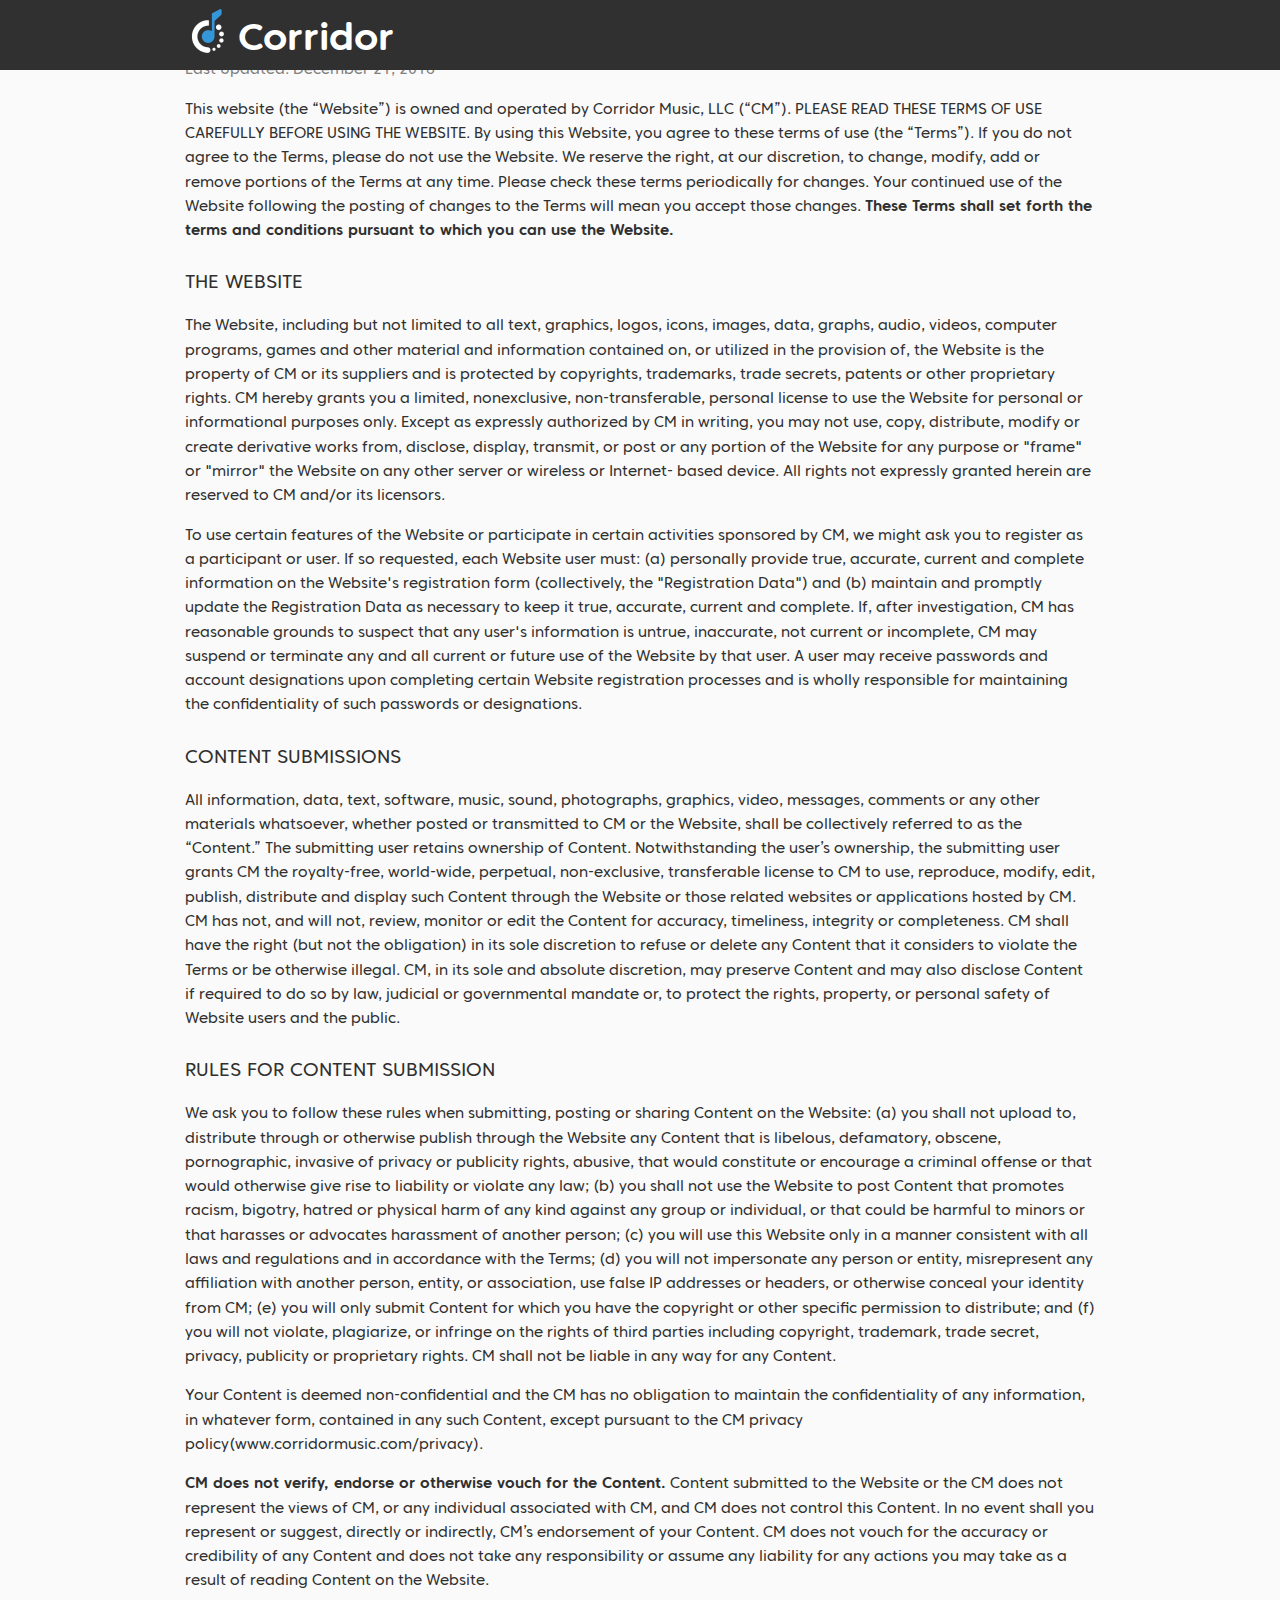
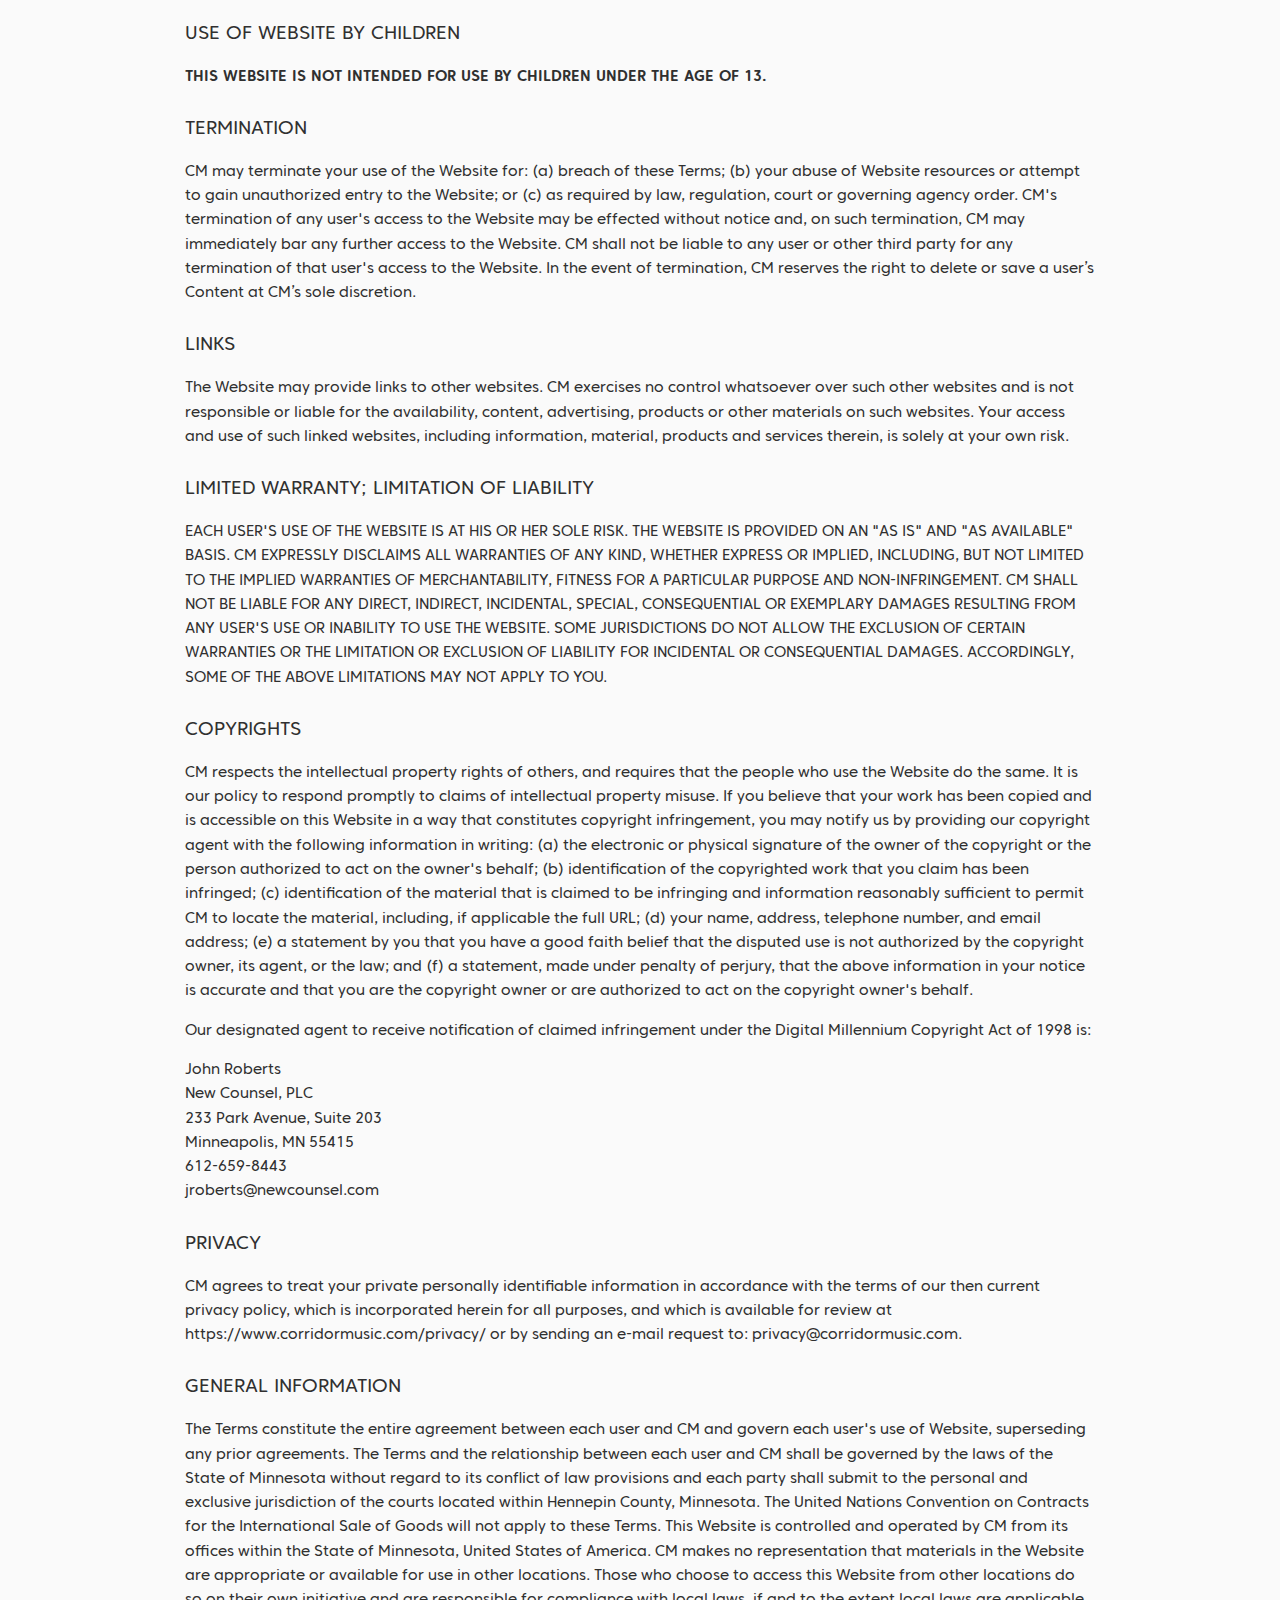
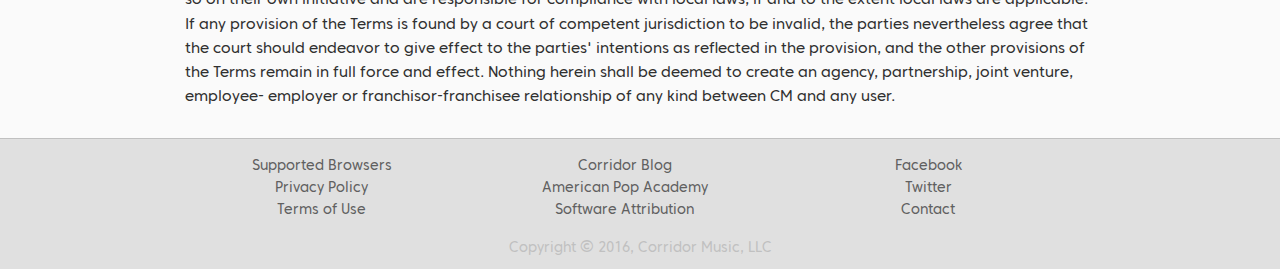
<file: terms/index.html>
<!DOCTYPE html>
<html lang="en">
    <head>
        <!-- https://moz.com/blog/meta-data-templates-123 -->
<title>Corridor Music - Your pathway to learning music.</title>
<meta charset="utf-8">
<meta http-equiv="X-UA-Compatible" content="IE=edge">
<meta name="viewport" content="width=device-width, initial-scale=1">
<meta name="description" content="Corridor is an interactive, game-based music theory and ear training app created by leaders in popular music education, based on the idea that to learn music you must see it, hear it, and play it.">
<meta name="author" content="Corridor Music, LLC">
<link rel="icon" href="static/img/favicon.ico">

<meta name="twitter:card" content="summary">
<meta name="twitter:site" content="@corridor_music">
<meta name="twitter:title" content="Corridor Music - Your pathway to learning music.">
<meta name="twitter:description" content="Corridor is an interactive, game-based music theory and ear training app created by leaders in popular music education, based on the idea that to learn music you must see it, hear it, and play it.">
<meta name="twitter:creator" content="@corridor_music">
<meta name="twitter:image" content="http://corridormusic.com/static/img/social.jpg">

<meta property="og:title" content="Corridor Music - Your pathway to learning music." />
<meta property="og:type" content="article" />
<meta property="og:url" content="http://corridormusic.com/" />
<meta property="og:image" content="http://corridormusic.com/static/img/social.jpg" />
<meta property="og:description" content="Corridor is an interactive, game-based music theory and ear training app created by leaders in popular music education, based on the idea that to learn music you must see it, hear it, and play it." />
<meta property="og:site_name" content="Corridor Music" />
<meta property="fb:admins" content="484005745142647" />

<!-- HTML5 shim and Respond.js for IE8 support of HTML5 elements and media queries -->
<!-- WARNING: Respond.js doesn't work if you view the page via file:// -->
<!--[if lt IE 9]>
  <script src="https://oss.maxcdn.com/html5shiv/3.7.3/html5shiv.min.js"></script>
  <script src="https://oss.maxcdn.com/respond/1.4.2/respond.min.js"></script>
<![endif]-->

<script>
  (function(i,s,o,g,r,a,m){i['GoogleAnalyticsObject']=r;i[r]=i[r]||function(){
  (i[r].q=i[r].q||[]).push(arguments)},i[r].l=1*new Date();a=s.createElement(o),
  m=s.getElementsByTagName(o)[0];a.async=1;a.src=g;m.parentNode.insertBefore(a,m)
  })(window,document,'script','https://www.google-analytics.com/analytics.js','ga');

  ga('create', 'UA-89704639-1', 'auto');
  ga('send', 'pageview');

  function getQueryParam(key) {
      var matches = window.location.search.match('(\\?|&)' + key + '\\=([^&]*)');
      return decodeURIComponent(matches ? matches.pop() : '');
  }

  var referrer = getQueryParam('utm_source');
  if (referrer) {
      var expiration = new Date(Date.now() + (7 * 24 * 60 * 60 * 1000));
      document.cookie='cm_referrer=' + referrer + '; expires=' + expiration.toUTCString() + '; path=/; domain=corridormusic.com';
  }
</script>

    <link href="/app.bundle.css?b6edb15e45716a50748c" rel="stylesheet"></head>
    <body>
        <div class="static container-fluid text-center">
            <nav class="navbar navbar-default navbar-fixed-top">
                <div class="container">
                    <div class="navbar-header">
                        <a href="/" class="navbar-brand"><img src="../static/img/logo-white.png"></img> Corridor</a>
                    </div>
                </div>
            </nav>

            <div class="row static-section">
                <div class="container text-left">
                    <h1 class="title first">Corridor Music Website Terms of Use</h1>
                    <p class="text m6-fg"><small>Last Updated: December 21, 2016</small></p>
                </div>
            </div>

            <div class="row static-section">
                <div class="container text-left">

<p class="text"><small>
This website (the “Website”) is owned and operated by Corridor Music, LLC
(“CM”). PLEASE READ THESE TERMS OF USE CAREFULLY BEFORE
USING THE WEBSITE. By using this Website, you agree to these terms of use
(the “Terms”). If you do not agree to the Terms, please do not use the Website.
We reserve the right, at our discretion, to change, modify, add or remove portions
of the Terms at any time. Please check these terms periodically for changes.
Your continued use of the Website following the posting of changes to the Terms
will mean you accept those changes. <b>These Terms shall set forth the terms
and conditions pursuant to which you can use the Website.</b>
</small></p>

<h2 class="subtitle">THE WEBSITE</h2>

<p class="text"><small>
The Website, including but not limited to all text, graphics, logos, icons, images,
data, graphs, audio, videos, computer programs, games and other material and
information contained on, or utilized in the provision of, the Website is the
property of CM or its suppliers and is protected by copyrights, trademarks, trade
secrets, patents or other proprietary rights. CM hereby grants you a limited,
nonexclusive, non-transferable, personal license to use the Website for personal
or informational purposes only. Except as expressly authorized by CM in writing,
you may not use, copy, distribute, modify or create derivative works from,
disclose, display, transmit, or post or any portion of the Website for any purpose
or "frame" or "mirror" the Website on any other server or wireless or Internet-
based device. All rights not expressly granted herein are reserved to CM and/or
its licensors.
</small></p>

<p class="text"><small>
To use certain features of the Website or participate in certain activities
sponsored by CM, we might ask you to register as a participant or user. If so
requested, each Website user must: (a) personally provide true, accurate, current
and complete information on the Website's registration form (collectively, the
"Registration Data") and (b) maintain and promptly update the Registration Data
as necessary to keep it true, accurate, current and complete. If, after
investigation, CM has reasonable grounds to suspect that any user's information
is untrue, inaccurate, not current or incomplete, CM may suspend or terminate
any and all current or future use of the Website by that user. A user may receive
passwords and account designations upon completing certain Website
registration processes and is wholly responsible for maintaining the
confidentiality of such passwords or designations.
</small></p>

<h2 class="subtitle">CONTENT SUBMISSIONS</h2>

<p class="text"><small>
All information, data, text, software, music, sound, photographs, graphics, video,
messages, comments or any other materials whatsoever, whether posted or
transmitted to CM or the Website, shall be collectively referred to as the
“Content.” The submitting user retains ownership of Content. Notwithstanding
the user’s ownership, the submitting user grants CM the royalty-free, world-wide,
perpetual, non-exclusive, transferable license to CM to use, reproduce, modify,
edit, publish, distribute and display such Content through the Website or those
related websites or applications hosted by CM. CM has not, and will not, review,
monitor or edit the Content for accuracy, timeliness, integrity or completeness.
CM shall have the right (but not the obligation) in its sole discretion to refuse or
delete any Content that it considers to violate the Terms or be otherwise illegal.
CM, in its sole and absolute discretion, may preserve Content and may also
disclose Content if required to do so by law, judicial or governmental mandate or,
to protect the rights, property, or personal safety of Website users and the public.
</small></p>

<h2 class="subtitle">RULES FOR CONTENT SUBMISSION</h2>

<p class="text"><small>
We ask you to follow these rules when submitting, posting or sharing Content on
the Website: (a) you shall not upload to, distribute through or otherwise publish
through the Website any Content that is libelous, defamatory, obscene,
pornographic, invasive of privacy or publicity rights, abusive, that would
constitute or encourage a criminal offense or that would otherwise give rise to
liability or violate any law; (b) you shall not use the Website to post Content that
promotes racism, bigotry, hatred or physical harm of any kind against any group
or individual, or that could be harmful to minors or that harasses or advocates
harassment of another person; (c) you will use this Website only in a manner
consistent with all laws and regulations and in accordance with the Terms; (d)
you will not impersonate any person or entity, misrepresent any affiliation with
another person, entity, or association, use false IP addresses or headers, or
otherwise conceal your identity from CM; (e) you will only submit Content for
which you have the copyright or other specific permission to distribute; and (f)
you will not violate, plagiarize, or infringe on the rights of third parties including
copyright, trademark, trade secret, privacy, publicity or proprietary rights. CM
shall not be liable in any way for any Content.
</small></p>

<p class="text"><small>
Your Content is deemed non-confidential and the CM has no obligation to
maintain the confidentiality of any information, in whatever form, contained in any
such Content, except pursuant to the CM privacy
policy(www.corridormusic.com/privacy).
</small></p>

<p class="text"><small>
<b>CM does not verify, endorse or otherwise vouch for the Content.</b> Content
submitted to the Website or the CM does not represent the views of CM, or any
individual associated with CM, and CM does not control this Content. In no event
shall you represent or suggest, directly or indirectly, CM’s endorsement of your
Content. CM does not vouch for the accuracy or credibility of any Content and
does not take any responsibility or assume any liability for any actions you may
take as a result of reading Content on the Website. 
</small></p>

<h2 class="subtitle">USE OF WEBSITE BY CHILDREN</h2>

<p class="text"><small>
<b>THIS WEBSITE IS NOT INTENDED FOR USE BY CHILDREN UNDER THE
AGE OF 13.</b>
</small></p>

<h2 class="subtitle">TERMINATION</h2>

<p class="text"><small>
CM may terminate your use of the Website for: (a) breach of these Terms; (b)
your abuse of Website resources or attempt to gain unauthorized entry to the
Website; or (c) as required by law, regulation, court or governing agency order.
CM's termination of any user's access to the Website may be effected without
notice and, on such termination, CM may immediately bar any further access to
the Website. CM shall not be liable to any user or other third party for any
termination of that user's access to the Website. In the event of termination, CM
reserves the right to delete or save a user’s Content at CM’s sole discretion.
</small></p>

<h2 class="subtitle">LINKS</h2>

<p class="text"><small>
The Website may provide links to other websites. CM exercises no control
whatsoever over such other websites and is not responsible or liable for the
availability, content, advertising, products or other materials on such websites.
Your access and use of such linked websites, including information, material,
products and services therein, is solely at your own risk.
</small></p>

<h2 class="subtitle">LIMITED WARRANTY; LIMITATION OF LIABILITY</h2>

<p class="text"><small>
EACH USER'S USE OF THE WEBSITE IS AT HIS OR HER SOLE RISK. THE
WEBSITE IS PROVIDED ON AN "AS IS" AND "AS AVAILABLE" BASIS.
CM EXPRESSLY DISCLAIMS ALL WARRANTIES OF ANY KIND,
WHETHER EXPRESS OR IMPLIED, INCLUDING, BUT NOT LIMITED TO THE
IMPLIED WARRANTIES OF MERCHANTABILITY, FITNESS FOR A
PARTICULAR PURPOSE AND NON-INFRINGEMENT. CM SHALL NOT BE
LIABLE FOR ANY DIRECT, INDIRECT, INCIDENTAL, SPECIAL,
CONSEQUENTIAL OR EXEMPLARY DAMAGES RESULTING FROM ANY
USER'S USE OR INABILITY TO USE THE WEBSITE. SOME JURISDICTIONS
DO NOT ALLOW THE EXCLUSION OF CERTAIN WARRANTIES OR THE
LIMITATION OR EXCLUSION OF LIABILITY FOR INCIDENTAL OR
CONSEQUENTIAL DAMAGES. ACCORDINGLY, SOME OF THE ABOVE
LIMITATIONS MAY NOT APPLY TO YOU.
</small></p>

<h2 class="subtitle">COPYRIGHTS</h2>

<p class="text"><small>
CM respects the intellectual property rights of others, and requires that the
people who use the Website do the same. It is our policy to respond promptly to
claims of intellectual property misuse. If you believe that your work has been
copied and is accessible on this Website in a way that constitutes copyright
infringement, you may notify us by providing our copyright agent with the
following information in writing: (a) the electronic or physical signature of the
owner of the copyright or the person authorized to act on the owner's behalf; (b)
identification of the copyrighted work that you claim has been infringed; (c)
identification of the material that is claimed to be infringing and information
reasonably sufficient to permit CM to locate the material, including, if applicable
the full URL; (d) your name, address, telephone number, and email address; (e)
a statement by you that you have a good faith belief that the disputed use is not
authorized by the copyright owner, its agent, or the law; and (f) a statement,
made under penalty of perjury, that the above information in your notice is
accurate and that you are the copyright owner or are authorized to act on the
copyright owner's behalf.
</small></p>

<p class="text"><small>
Our designated agent to receive notification of claimed infringement under the
Digital Millennium Copyright Act of 1998 is:
</small></p>

<p class="text"><small>
John Roberts<br />
New Counsel, PLC<br />
233 Park Avenue, Suite 203<br />
Minneapolis, MN 55415<br />
612-659-8443<br />
jroberts@newcounsel.com<br />
</small></p>

<h2 class="subtitle">PRIVACY</h2>

<p class="text"><small>
CM agrees to treat your private personally identifiable information in accordance
with the terms of our then current privacy policy, which is incorporated herein for
all purposes, and which is available for review at
<a href="https://www.corridormusic.com/privacy/">https://www.corridormusic.com/privacy/</a> or by sending an e-mail request to:
<a href="mailto:privacy@corridormusic.com">privacy@corridormusic.com</a>.
</small></p>

<h2 class="subtitle">GENERAL INFORMATION</h2>

<p class="text"><small>
The Terms constitute the entire agreement between each user and CM and
govern each user's use of Website, superseding any prior agreements. The
Terms and the relationship between each user and CM shall be governed by the
laws of the State of Minnesota without regard to its conflict of law provisions and
each party shall submit to the personal and exclusive jurisdiction of the courts
located within Hennepin County, Minnesota. The United Nations Convention on
Contracts for the International Sale of Goods will not apply to these Terms. This
Website is controlled and operated by CM from its offices within the State of
Minnesota, United States of America. CM makes no representation that materials
in the Website are appropriate or available for use in other locations. Those who
choose to access this Website from other locations do so on their own initiative
and are responsible for compliance with local laws, if and to the extent local laws
are applicable. If any provision of the Terms is found by a court of competent
jurisdiction to be invalid, the parties nevertheless agree that the court should
endeavor to give effect to the parties' intentions as reflected in the provision, and
the other provisions of the Terms remain in full force and effect. Nothing herein
shall be deemed to create an agency, partnership, joint venture, employee-
employer or franchisor-franchisee relationship of any kind between CM and any
user.
</small></p>

                </div>
            </div>

            <nav class="footer">
    <div class="container">
        <div class="col-sm-12 links">
            <div class="col-sm-4">
                <ul>
                    <li><a href="/browsers/">Supported Browsers</a></li>
                    <li><a href="/privacy/">Privacy Policy</a></li>
                    <li><a href="/terms/">Terms of Use</a></li>
                </ul>
            </div>
            <div class="col-sm-4">
                <ul>
                    <li><a href="http://blog.corridormusic.com/" target="_blank">Corridor Blog</a></li>
                    <li><a href="http://www.americanpopacademy.com/" target="_blank">American Pop Academy</a></li>
                    <li><a href="/attribution/">Software Attribution</a></li>
                </ul>
            </div>
            <div class="col-sm-4">
                <ul>
                    <li><a href="https://www.facebook.com/Music.Corridor" target="_blank">Facebook</a></li>
                    <li><a href="https://twitter.com/corridor_music" target="_blank">Twitter</a></li>
                    <li><a href="mailto:connect@corridormusic.com">Contact</a></li>
                </ul>
            </div>
        </div>

        <p class="copyright">Copyright <big>©</big> 2016, Corridor Music, LLC</p>
    </div>
</nav>

        </div>
    <script type="text/javascript" src="/vendor.bundle.js?b6edb15e45716a50748c"></script><script type="text/javascript" src="/app.bundle.js?b6edb15e45716a50748c"></script></body>
</html>
</file>
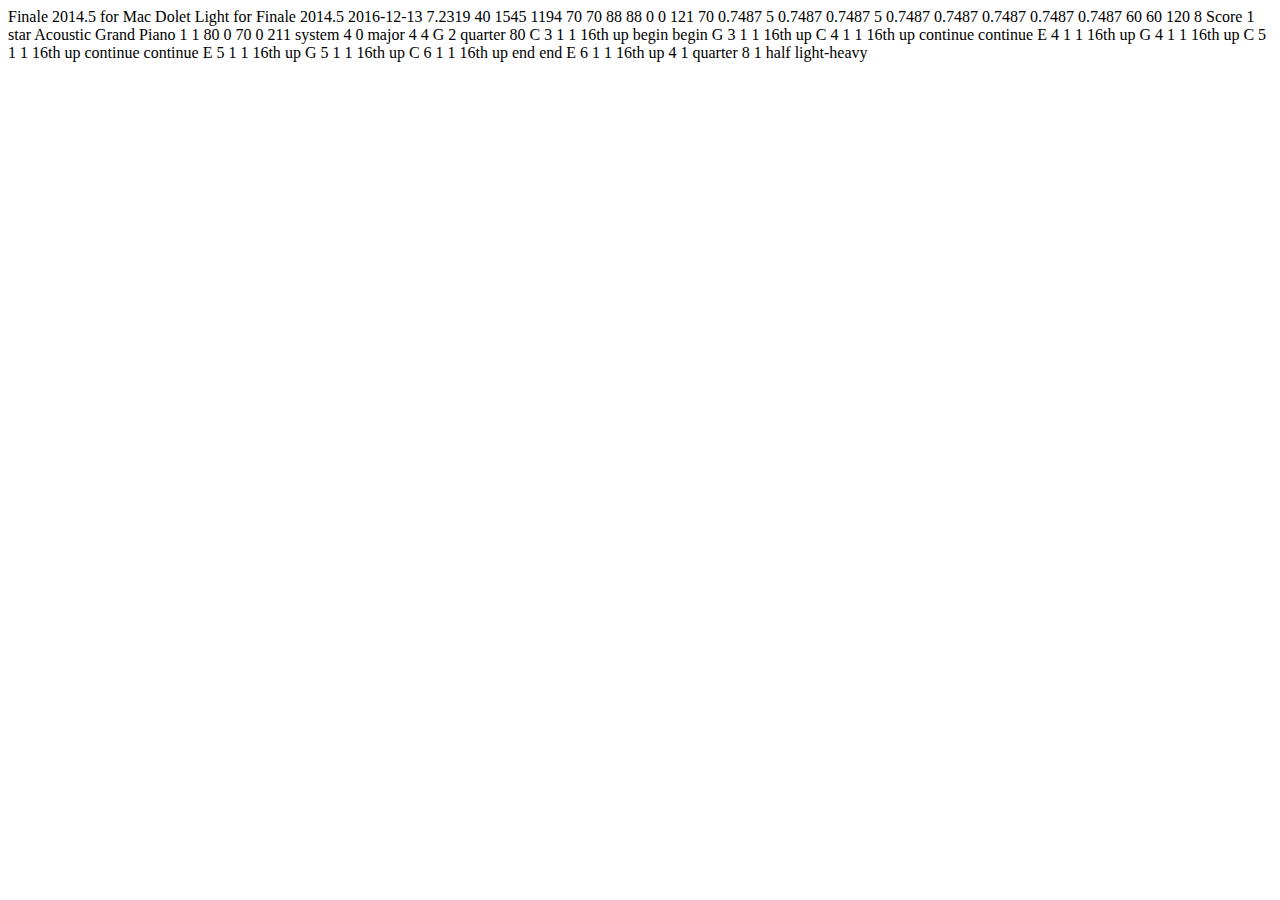
<file: static/xml/recap/stars-1.html>
<?xml version="1.0" encoding="UTF-8" standalone="no"?>
<!DOCTYPE score-partwise PUBLIC "-//Recordare//DTD MusicXML 3.0 Partwise//EN" "http://www.musicxml.org/dtds/partwise.dtd">
<score-partwise version="3.0">
  <identification>
    <encoding>
      <software>Finale 2014.5 for Mac</software>
      <software>Dolet Light for Finale 2014.5</software>
      <encoding-date>2016-12-13</encoding-date>
      <supports attribute="new-system" element="print" type="yes" value="yes"/>
      <supports attribute="new-page" element="print" type="yes" value="yes"/>
      <supports element="accidental" type="yes"/>
      <supports element="beam" type="yes"/>
      <supports element="stem" type="yes"/>
    </encoding>
  </identification>
  <defaults>
    <scaling>
      <millimeters>7.2319</millimeters>
      <tenths>40</tenths>
    </scaling>
    <page-layout>
      <page-height>1545</page-height>
      <page-width>1194</page-width>
      <page-margins type="both">
        <left-margin>70</left-margin>
        <right-margin>70</right-margin>
        <top-margin>88</top-margin>
        <bottom-margin>88</bottom-margin>
      </page-margins>
    </page-layout>
    <system-layout>
      <system-margins>
        <left-margin>0</left-margin>
        <right-margin>0</right-margin>
      </system-margins>
      <system-distance>121</system-distance>
      <top-system-distance>70</top-system-distance>
    </system-layout>
    <appearance>
      <line-width type="stem">0.7487</line-width>
      <line-width type="beam">5</line-width>
      <line-width type="staff">0.7487</line-width>
      <line-width type="light barline">0.7487</line-width>
      <line-width type="heavy barline">5</line-width>
      <line-width type="leger">0.7487</line-width>
      <line-width type="ending">0.7487</line-width>
      <line-width type="wedge">0.7487</line-width>
      <line-width type="enclosure">0.7487</line-width>
      <line-width type="tuplet bracket">0.7487</line-width>
      <note-size type="grace">60</note-size>
      <note-size type="cue">60</note-size>
      <distance type="hyphen">120</distance>
      <distance type="beam">8</distance>
    </appearance>
    <music-font font-family="Maestro,engraved" font-size="20.5"/>
    <word-font font-family="Times New Roman" font-size="10.25"/>
  </defaults>
  <credit page="1">
    <credit-words default-x="70" default-y="1453" font-size="12" valign="top">Score</credit-words>
  </credit>
  <part-list>
    <score-part id="P1">
      <part-name>1 star</part-name>
      <score-instrument id="P1-I1">
        <instrument-name>Acoustic Grand Piano</instrument-name>
      </score-instrument>
      <midi-instrument id="P1-I1">
        <midi-channel>1</midi-channel>
        <midi-program>1</midi-program>
        <volume>80</volume>
        <pan>0</pan>
      </midi-instrument>
    </score-part>
  </part-list>
  <!--=========================================================-->
  <part id="P1">
    <measure number="1" width="983">
      <print>
        <system-layout>
          <system-margins>
            <left-margin>70</left-margin>
            <right-margin>0</right-margin>
          </system-margins>
          <top-system-distance>211</top-system-distance>
        </system-layout>
        <measure-numbering>system</measure-numbering>
      </print>
      <attributes>
        <divisions>4</divisions>
        <key>
          <fifths>0</fifths>
          <mode>major</mode>
        </key>
        <time>
          <beats>4</beats>
          <beat-type>4</beat-type>
        </time>
        <clef>
          <sign>G</sign>
          <line>2</line>
        </clef>
      </attributes>
      <direction directive="yes" placement="above">
        <direction-type>
          <metronome default-y="40" font-family="Engraver Text T" font-size="10.25" halign="left">
            <beat-unit>quarter</beat-unit>
            <per-minute>80</per-minute>
          </metronome>
        </direction-type>
        <sound tempo="80"/>
      </direction>
      <note default-x="86">
        <pitch>
          <step>C</step>
          <octave>3</octave>
        </pitch>
        <duration>1</duration>
        <voice>1</voice>
        <type>16th</type>
        <stem default-y="60">up</stem>
        <beam number="1">begin</beam>
        <beam number="2">begin</beam>
      </note>
      <note default-x="86">
        <chord/>
        <pitch>
          <step>G</step>
          <octave>3</octave>
        </pitch>
        <duration>1</duration>
        <voice>1</voice>
        <type>16th</type>
        <stem>up</stem>
      </note>
      <note default-x="168">
        <pitch>
          <step>C</step>
          <octave>4</octave>
        </pitch>
        <duration>1</duration>
        <voice>1</voice>
        <type>16th</type>
        <stem default-y="62">up</stem>
        <beam number="1">continue</beam>
        <beam number="2">continue</beam>
      </note>
      <note default-x="168">
        <chord/>
        <pitch>
          <step>E</step>
          <octave>4</octave>
        </pitch>
        <duration>1</duration>
        <voice>1</voice>
        <type>16th</type>
        <stem>up</stem>
      </note>
      <note default-x="168">
        <chord/>
        <pitch>
          <step>G</step>
          <octave>4</octave>
        </pitch>
        <duration>1</duration>
        <voice>1</voice>
        <type>16th</type>
        <stem>up</stem>
      </note>
      <note default-x="250">
        <pitch>
          <step>C</step>
          <octave>5</octave>
        </pitch>
        <duration>1</duration>
        <voice>1</voice>
        <type>16th</type>
        <stem default-y="64">up</stem>
        <beam number="1">continue</beam>
        <beam number="2">continue</beam>
      </note>
      <note default-x="250">
        <chord/>
        <pitch>
          <step>E</step>
          <octave>5</octave>
        </pitch>
        <duration>1</duration>
        <voice>1</voice>
        <type>16th</type>
        <stem>up</stem>
      </note>
      <note default-x="250">
        <chord/>
        <pitch>
          <step>G</step>
          <octave>5</octave>
        </pitch>
        <duration>1</duration>
        <voice>1</voice>
        <type>16th</type>
        <stem>up</stem>
      </note>
      <note default-x="331">
        <pitch>
          <step>C</step>
          <octave>6</octave>
        </pitch>
        <duration>1</duration>
        <voice>1</voice>
        <type>16th</type>
        <stem default-y="65">up</stem>
        <beam number="1">end</beam>
        <beam number="2">end</beam>
      </note>
      <note default-x="331">
        <chord/>
        <pitch>
          <step>E</step>
          <octave>6</octave>
        </pitch>
        <duration>1</duration>
        <voice>1</voice>
        <type>16th</type>
        <stem>up</stem>
      </note>
      <note default-x="413">
        <rest/>
        <duration>4</duration>
        <voice>1</voice>
        <type>quarter</type>
      </note>
      <note default-x="625">
        <rest/>
        <duration>8</duration>
        <voice>1</voice>
        <type>half</type>
      </note>
      <barline location="right">
        <bar-style>light-heavy</bar-style>
      </barline>
    </measure>
  </part>
  <!--=========================================================-->
</score-partwise>
</file>
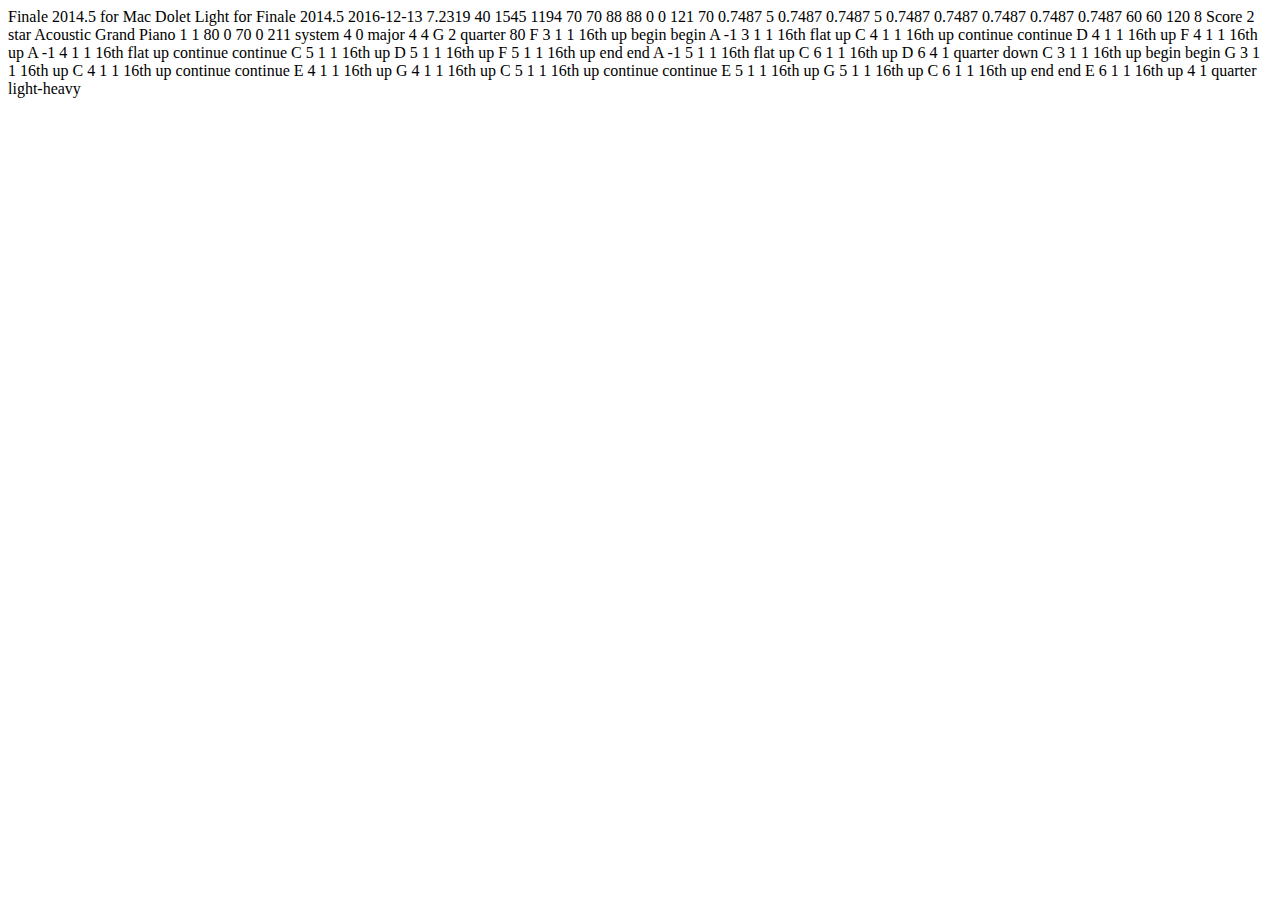
<file: static/xml/recap/stars-2.html>
<?xml version="1.0" encoding="UTF-8" standalone="no"?>
<!DOCTYPE score-partwise PUBLIC "-//Recordare//DTD MusicXML 3.0 Partwise//EN" "http://www.musicxml.org/dtds/partwise.dtd">
<score-partwise version="3.0">
  <identification>
    <encoding>
      <software>Finale 2014.5 for Mac</software>
      <software>Dolet Light for Finale 2014.5</software>
      <encoding-date>2016-12-13</encoding-date>
      <supports attribute="new-system" element="print" type="yes" value="yes"/>
      <supports attribute="new-page" element="print" type="yes" value="yes"/>
      <supports element="accidental" type="yes"/>
      <supports element="beam" type="yes"/>
      <supports element="stem" type="yes"/>
    </encoding>
  </identification>
  <defaults>
    <scaling>
      <millimeters>7.2319</millimeters>
      <tenths>40</tenths>
    </scaling>
    <page-layout>
      <page-height>1545</page-height>
      <page-width>1194</page-width>
      <page-margins type="both">
        <left-margin>70</left-margin>
        <right-margin>70</right-margin>
        <top-margin>88</top-margin>
        <bottom-margin>88</bottom-margin>
      </page-margins>
    </page-layout>
    <system-layout>
      <system-margins>
        <left-margin>0</left-margin>
        <right-margin>0</right-margin>
      </system-margins>
      <system-distance>121</system-distance>
      <top-system-distance>70</top-system-distance>
    </system-layout>
    <appearance>
      <line-width type="stem">0.7487</line-width>
      <line-width type="beam">5</line-width>
      <line-width type="staff">0.7487</line-width>
      <line-width type="light barline">0.7487</line-width>
      <line-width type="heavy barline">5</line-width>
      <line-width type="leger">0.7487</line-width>
      <line-width type="ending">0.7487</line-width>
      <line-width type="wedge">0.7487</line-width>
      <line-width type="enclosure">0.7487</line-width>
      <line-width type="tuplet bracket">0.7487</line-width>
      <note-size type="grace">60</note-size>
      <note-size type="cue">60</note-size>
      <distance type="hyphen">120</distance>
      <distance type="beam">8</distance>
    </appearance>
    <music-font font-family="Maestro,engraved" font-size="20.5"/>
    <word-font font-family="Times New Roman" font-size="10.25"/>
  </defaults>
  <credit page="1">
    <credit-words default-x="70" default-y="1453" font-size="12" valign="top">Score</credit-words>
  </credit>
  <part-list>
    <score-part id="P1">
      <part-name>2 star</part-name>
      <score-instrument id="P1-I1">
        <instrument-name>Acoustic Grand Piano</instrument-name>
      </score-instrument>
      <midi-instrument id="P1-I1">
        <midi-channel>1</midi-channel>
        <midi-program>1</midi-program>
        <volume>80</volume>
        <pan>0</pan>
      </midi-instrument>
    </score-part>
  </part-list>
  <!--=========================================================-->
  <part id="P1">
    <measure number="1" width="983">
      <print>
        <system-layout>
          <system-margins>
            <left-margin>70</left-margin>
            <right-margin>0</right-margin>
          </system-margins>
          <top-system-distance>211</top-system-distance>
        </system-layout>
        <measure-numbering>system</measure-numbering>
      </print>
      <attributes>
        <divisions>4</divisions>
        <key>
          <fifths>0</fifths>
          <mode>major</mode>
        </key>
        <time>
          <beats>4</beats>
          <beat-type>4</beat-type>
        </time>
        <clef>
          <sign>G</sign>
          <line>2</line>
        </clef>
      </attributes>
      <direction directive="yes" placement="above">
        <direction-type>
          <metronome default-y="40" font-family="Engraver Text T" font-size="10.25" halign="left">
            <beat-unit>quarter</beat-unit>
            <per-minute>80</per-minute>
          </metronome>
        </direction-type>
        <sound tempo="80"/>
      </direction>
      <note default-x="95">
        <pitch>
          <step>F</step>
          <octave>3</octave>
        </pitch>
        <duration>1</duration>
        <voice>1</voice>
        <type>16th</type>
        <stem default-y="50">up</stem>
        <beam number="1">begin</beam>
        <beam number="2">begin</beam>
      </note>
      <note default-x="95">
        <chord/>
        <pitch>
          <step>A</step>
          <alter>-1</alter>
          <octave>3</octave>
        </pitch>
        <duration>1</duration>
        <voice>1</voice>
        <type>16th</type>
        <accidental>flat</accidental>
        <stem>up</stem>
      </note>
      <note default-x="161">
        <pitch>
          <step>C</step>
          <octave>4</octave>
        </pitch>
        <duration>1</duration>
        <voice>1</voice>
        <type>16th</type>
        <stem default-y="52">up</stem>
        <beam number="1">continue</beam>
        <beam number="2">continue</beam>
      </note>
      <note default-x="173">
        <chord/>
        <pitch>
          <step>D</step>
          <octave>4</octave>
        </pitch>
        <duration>1</duration>
        <voice>1</voice>
        <type>16th</type>
        <stem>up</stem>
      </note>
      <note default-x="161">
        <chord/>
        <pitch>
          <step>F</step>
          <octave>4</octave>
        </pitch>
        <duration>1</duration>
        <voice>1</voice>
        <type>16th</type>
        <stem>up</stem>
      </note>
      <note default-x="227">
        <pitch>
          <step>A</step>
          <alter>-1</alter>
          <octave>4</octave>
        </pitch>
        <duration>1</duration>
        <voice>1</voice>
        <type>16th</type>
        <accidental>flat</accidental>
        <stem default-y="53.5">up</stem>
        <beam number="1">continue</beam>
        <beam number="2">continue</beam>
      </note>
      <note default-x="227">
        <chord/>
        <pitch>
          <step>C</step>
          <octave>5</octave>
        </pitch>
        <duration>1</duration>
        <voice>1</voice>
        <type>16th</type>
        <stem>up</stem>
      </note>
      <note default-x="240">
        <chord/>
        <pitch>
          <step>D</step>
          <octave>5</octave>
        </pitch>
        <duration>1</duration>
        <voice>1</voice>
        <type>16th</type>
        <stem>up</stem>
      </note>
      <note default-x="294">
        <pitch>
          <step>F</step>
          <octave>5</octave>
        </pitch>
        <duration>1</duration>
        <voice>1</voice>
        <type>16th</type>
        <stem default-y="55">up</stem>
        <beam number="1">end</beam>
        <beam number="2">end</beam>
      </note>
      <note default-x="294">
        <chord/>
        <pitch>
          <step>A</step>
          <alter>-1</alter>
          <octave>5</octave>
        </pitch>
        <duration>1</duration>
        <voice>1</voice>
        <type>16th</type>
        <accidental>flat</accidental>
        <stem>up</stem>
      </note>
      <note default-x="294">
        <chord/>
        <pitch>
          <step>C</step>
          <octave>6</octave>
        </pitch>
        <duration>1</duration>
        <voice>1</voice>
        <type>16th</type>
        <stem>up</stem>
      </note>
      <note default-x="360">
        <pitch>
          <step>D</step>
          <octave>6</octave>
        </pitch>
        <duration>4</duration>
        <voice>1</voice>
        <type>quarter</type>
        <stem default-y="-20">down</stem>
      </note>
      <note default-x="534">
        <pitch>
          <step>C</step>
          <octave>3</octave>
        </pitch>
        <duration>1</duration>
        <voice>1</voice>
        <type>16th</type>
        <stem default-y="60">up</stem>
        <beam number="1">begin</beam>
        <beam number="2">begin</beam>
      </note>
      <note default-x="534">
        <chord/>
        <pitch>
          <step>G</step>
          <octave>3</octave>
        </pitch>
        <duration>1</duration>
        <voice>1</voice>
        <type>16th</type>
        <stem>up</stem>
      </note>
      <note default-x="600">
        <pitch>
          <step>C</step>
          <octave>4</octave>
        </pitch>
        <duration>1</duration>
        <voice>1</voice>
        <type>16th</type>
        <stem default-y="62">up</stem>
        <beam number="1">continue</beam>
        <beam number="2">continue</beam>
      </note>
      <note default-x="600">
        <chord/>
        <pitch>
          <step>E</step>
          <octave>4</octave>
        </pitch>
        <duration>1</duration>
        <voice>1</voice>
        <type>16th</type>
        <stem>up</stem>
      </note>
      <note default-x="600">
        <chord/>
        <pitch>
          <step>G</step>
          <octave>4</octave>
        </pitch>
        <duration>1</duration>
        <voice>1</voice>
        <type>16th</type>
        <stem>up</stem>
      </note>
      <note default-x="667">
        <pitch>
          <step>C</step>
          <octave>5</octave>
        </pitch>
        <duration>1</duration>
        <voice>1</voice>
        <type>16th</type>
        <stem default-y="64">up</stem>
        <beam number="1">continue</beam>
        <beam number="2">continue</beam>
      </note>
      <note default-x="667">
        <chord/>
        <pitch>
          <step>E</step>
          <octave>5</octave>
        </pitch>
        <duration>1</duration>
        <voice>1</voice>
        <type>16th</type>
        <stem>up</stem>
      </note>
      <note default-x="667">
        <chord/>
        <pitch>
          <step>G</step>
          <octave>5</octave>
        </pitch>
        <duration>1</duration>
        <voice>1</voice>
        <type>16th</type>
        <stem>up</stem>
      </note>
      <note default-x="733">
        <pitch>
          <step>C</step>
          <octave>6</octave>
        </pitch>
        <duration>1</duration>
        <voice>1</voice>
        <type>16th</type>
        <stem default-y="65">up</stem>
        <beam number="1">end</beam>
        <beam number="2">end</beam>
      </note>
      <note default-x="733">
        <chord/>
        <pitch>
          <step>E</step>
          <octave>6</octave>
        </pitch>
        <duration>1</duration>
        <voice>1</voice>
        <type>16th</type>
        <stem>up</stem>
      </note>
      <note default-x="799">
        <rest/>
        <duration>4</duration>
        <voice>1</voice>
        <type>quarter</type>
      </note>
      <barline location="right">
        <bar-style>light-heavy</bar-style>
      </barline>
    </measure>
  </part>
  <!--=========================================================-->
</score-partwise>
</file>
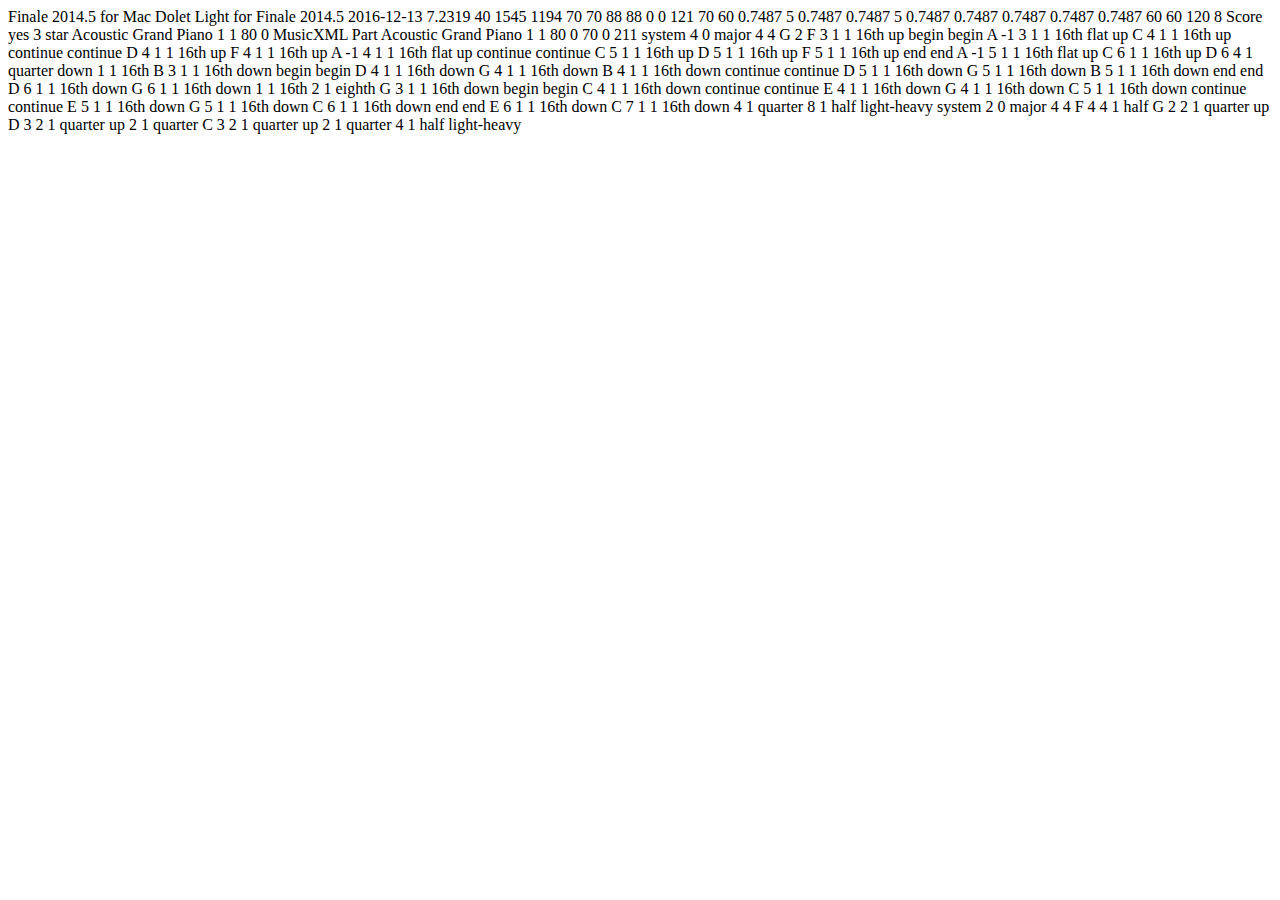
<file: static/xml/recap/stars-3.html>
<?xml version="1.0" encoding="UTF-8" standalone="no"?>
<!DOCTYPE score-partwise PUBLIC "-//Recordare//DTD MusicXML 3.0 Partwise//EN" "http://www.musicxml.org/dtds/partwise.dtd">
<score-partwise version="3.0">
  <identification>
    <encoding>
      <software>Finale 2014.5 for Mac</software>
      <software>Dolet Light for Finale 2014.5</software>
      <encoding-date>2016-12-13</encoding-date>
      <supports attribute="new-system" element="print" type="yes" value="yes"/>
      <supports attribute="new-page" element="print" type="yes" value="yes"/>
      <supports element="accidental" type="yes"/>
      <supports element="beam" type="yes"/>
      <supports element="stem" type="yes"/>
    </encoding>
  </identification>
  <defaults>
    <scaling>
      <millimeters>7.2319</millimeters>
      <tenths>40</tenths>
    </scaling>
    <page-layout>
      <page-height>1545</page-height>
      <page-width>1194</page-width>
      <page-margins type="both">
        <left-margin>70</left-margin>
        <right-margin>70</right-margin>
        <top-margin>88</top-margin>
        <bottom-margin>88</bottom-margin>
      </page-margins>
    </page-layout>
    <system-layout>
      <system-margins>
        <left-margin>0</left-margin>
        <right-margin>0</right-margin>
      </system-margins>
      <system-distance>121</system-distance>
      <top-system-distance>70</top-system-distance>
    </system-layout>
    <staff-layout>
      <staff-distance>60</staff-distance>
    </staff-layout>
    <appearance>
      <line-width type="stem">0.7487</line-width>
      <line-width type="beam">5</line-width>
      <line-width type="staff">0.7487</line-width>
      <line-width type="light barline">0.7487</line-width>
      <line-width type="heavy barline">5</line-width>
      <line-width type="leger">0.7487</line-width>
      <line-width type="ending">0.7487</line-width>
      <line-width type="wedge">0.7487</line-width>
      <line-width type="enclosure">0.7487</line-width>
      <line-width type="tuplet bracket">0.7487</line-width>
      <note-size type="grace">60</note-size>
      <note-size type="cue">60</note-size>
      <distance type="hyphen">120</distance>
      <distance type="beam">8</distance>
    </appearance>
    <music-font font-family="Maestro,engraved" font-size="20.5"/>
    <word-font font-family="Times New Roman" font-size="10.25"/>
  </defaults>
  <credit page="1">
    <credit-words default-x="70" default-y="1453" font-size="12" valign="top">Score</credit-words>
  </credit>
  <part-list>
    <part-group number="1" type="start">
      <group-barline>yes</group-barline>
    </part-group>
    <score-part id="P1">
      <part-name>3 star</part-name>
      <score-instrument id="P1-I1">
        <instrument-name>Acoustic Grand Piano</instrument-name>
      </score-instrument>
      <midi-instrument id="P1-I1">
        <midi-channel>1</midi-channel>
        <midi-program>1</midi-program>
        <volume>80</volume>
        <pan>0</pan>
      </midi-instrument>
    </score-part>
    <score-part id="P2">
      <part-name print-object="no">MusicXML Part</part-name>
      <score-instrument id="P2-I1">
        <instrument-name>Acoustic Grand Piano</instrument-name>
      </score-instrument>
      <midi-instrument id="P2-I1">
        <midi-channel>1</midi-channel>
        <midi-program>1</midi-program>
        <volume>80</volume>
        <pan>0</pan>
      </midi-instrument>
    </score-part>
    <part-group number="1" type="stop"/>
  </part-list>
  <!--=========================================================-->
  <part id="P1">
    <measure number="1" width="650">
      <print>
        <system-layout>
          <system-margins>
            <left-margin>70</left-margin>
            <right-margin>0</right-margin>
          </system-margins>
          <top-system-distance>211</top-system-distance>
        </system-layout>
        <measure-numbering>system</measure-numbering>
      </print>
      <attributes>
        <divisions>4</divisions>
        <key>
          <fifths>0</fifths>
          <mode>major</mode>
        </key>
        <time>
          <beats>4</beats>
          <beat-type>4</beat-type>
        </time>
        <clef>
          <sign>G</sign>
          <line>2</line>
        </clef>
      </attributes>
      <sound tempo="120"/>
      <note default-x="96">
        <pitch>
          <step>F</step>
          <octave>3</octave>
        </pitch>
        <duration>1</duration>
        <voice>1</voice>
        <type>16th</type>
        <stem default-y="50">up</stem>
        <beam number="1">begin</beam>
        <beam number="2">begin</beam>
      </note>
      <note default-x="96">
        <chord/>
        <pitch>
          <step>A</step>
          <alter>-1</alter>
          <octave>3</octave>
        </pitch>
        <duration>1</duration>
        <voice>1</voice>
        <type>16th</type>
        <accidental>flat</accidental>
        <stem>up</stem>
      </note>
      <note default-x="135">
        <pitch>
          <step>C</step>
          <octave>4</octave>
        </pitch>
        <duration>1</duration>
        <voice>1</voice>
        <type>16th</type>
        <stem default-y="51.5">up</stem>
        <beam number="1">continue</beam>
        <beam number="2">continue</beam>
      </note>
      <note default-x="147">
        <chord/>
        <pitch>
          <step>D</step>
          <octave>4</octave>
        </pitch>
        <duration>1</duration>
        <voice>1</voice>
        <type>16th</type>
        <stem>up</stem>
      </note>
      <note default-x="135">
        <chord/>
        <pitch>
          <step>F</step>
          <octave>4</octave>
        </pitch>
        <duration>1</duration>
        <voice>1</voice>
        <type>16th</type>
        <stem>up</stem>
      </note>
      <note default-x="177">
        <pitch>
          <step>A</step>
          <alter>-1</alter>
          <octave>4</octave>
        </pitch>
        <duration>1</duration>
        <voice>1</voice>
        <type>16th</type>
        <accidental>flat</accidental>
        <stem default-y="53.5">up</stem>
        <beam number="1">continue</beam>
        <beam number="2">continue</beam>
      </note>
      <note default-x="177">
        <chord/>
        <pitch>
          <step>C</step>
          <octave>5</octave>
        </pitch>
        <duration>1</duration>
        <voice>1</voice>
        <type>16th</type>
        <stem>up</stem>
      </note>
      <note default-x="189">
        <chord/>
        <pitch>
          <step>D</step>
          <octave>5</octave>
        </pitch>
        <duration>1</duration>
        <voice>1</voice>
        <type>16th</type>
        <stem>up</stem>
      </note>
      <note default-x="219">
        <pitch>
          <step>F</step>
          <octave>5</octave>
        </pitch>
        <duration>1</duration>
        <voice>1</voice>
        <type>16th</type>
        <stem default-y="55">up</stem>
        <beam number="1">end</beam>
        <beam number="2">end</beam>
      </note>
      <note default-x="219">
        <chord/>
        <pitch>
          <step>A</step>
          <alter>-1</alter>
          <octave>5</octave>
        </pitch>
        <duration>1</duration>
        <voice>1</voice>
        <type>16th</type>
        <accidental>flat</accidental>
        <stem>up</stem>
      </note>
      <note default-x="219">
        <chord/>
        <pitch>
          <step>C</step>
          <octave>6</octave>
        </pitch>
        <duration>1</duration>
        <voice>1</voice>
        <type>16th</type>
        <stem>up</stem>
      </note>
      <note default-x="258">
        <pitch>
          <step>D</step>
          <octave>6</octave>
        </pitch>
        <duration>4</duration>
        <voice>1</voice>
        <type>quarter</type>
        <stem default-y="-20">down</stem>
      </note>
      <note default-x="357">
        <rest/>
        <duration>1</duration>
        <voice>1</voice>
        <type>16th</type>
      </note>
      <note default-x="395">
        <pitch>
          <step>B</step>
          <octave>3</octave>
        </pitch>
        <duration>1</duration>
        <voice>1</voice>
        <type>16th</type>
        <stem default-y="-90">down</stem>
        <beam number="1">begin</beam>
        <beam number="2">begin</beam>
      </note>
      <note default-x="395">
        <chord/>
        <pitch>
          <step>D</step>
          <octave>4</octave>
        </pitch>
        <duration>1</duration>
        <voice>1</voice>
        <type>16th</type>
        <stem>down</stem>
      </note>
      <note default-x="395">
        <chord/>
        <pitch>
          <step>G</step>
          <octave>4</octave>
        </pitch>
        <duration>1</duration>
        <voice>1</voice>
        <type>16th</type>
        <stem>down</stem>
      </note>
      <note default-x="434">
        <pitch>
          <step>B</step>
          <octave>4</octave>
        </pitch>
        <duration>1</duration>
        <voice>1</voice>
        <type>16th</type>
        <stem default-y="-87.5">down</stem>
        <beam number="1">continue</beam>
        <beam number="2">continue</beam>
      </note>
      <note default-x="434">
        <chord/>
        <pitch>
          <step>D</step>
          <octave>5</octave>
        </pitch>
        <duration>1</duration>
        <voice>1</voice>
        <type>16th</type>
        <stem>down</stem>
      </note>
      <note default-x="434">
        <chord/>
        <pitch>
          <step>G</step>
          <octave>5</octave>
        </pitch>
        <duration>1</duration>
        <voice>1</voice>
        <type>16th</type>
        <stem>down</stem>
      </note>
      <note default-x="472">
        <pitch>
          <step>B</step>
          <octave>5</octave>
        </pitch>
        <duration>1</duration>
        <voice>1</voice>
        <type>16th</type>
        <stem default-y="-85">down</stem>
        <beam number="1">end</beam>
        <beam number="2">end</beam>
      </note>
      <note default-x="472">
        <chord/>
        <pitch>
          <step>D</step>
          <octave>6</octave>
        </pitch>
        <duration>1</duration>
        <voice>1</voice>
        <type>16th</type>
        <stem>down</stem>
      </note>
      <note default-x="512">
        <pitch>
          <step>G</step>
          <octave>6</octave>
        </pitch>
        <duration>1</duration>
        <voice>1</voice>
        <type>16th</type>
        <stem default-y="-20">down</stem>
      </note>
      <note default-x="550">
        <rest/>
        <duration>1</duration>
        <voice>1</voice>
        <type>16th</type>
      </note>
      <note default-x="589">
        <rest/>
        <duration>2</duration>
        <voice>1</voice>
        <type>eighth</type>
      </note>
    </measure>
    <!--=======================================================-->
    <measure number="2" width="333">
      <note default-x="17">
        <pitch>
          <step>G</step>
          <octave>3</octave>
        </pitch>
        <duration>1</duration>
        <voice>1</voice>
        <type>16th</type>
        <stem default-y="-100">down</stem>
        <beam number="1">begin</beam>
        <beam number="2">begin</beam>
      </note>
      <note default-x="45">
        <pitch>
          <step>C</step>
          <octave>4</octave>
        </pitch>
        <duration>1</duration>
        <voice>1</voice>
        <type>16th</type>
        <stem default-y="-98">down</stem>
        <beam number="1">continue</beam>
        <beam number="2">continue</beam>
      </note>
      <note default-x="45">
        <chord/>
        <pitch>
          <step>E</step>
          <octave>4</octave>
        </pitch>
        <duration>1</duration>
        <voice>1</voice>
        <type>16th</type>
        <stem>down</stem>
      </note>
      <note default-x="45">
        <chord/>
        <pitch>
          <step>G</step>
          <octave>4</octave>
        </pitch>
        <duration>1</duration>
        <voice>1</voice>
        <type>16th</type>
        <stem>down</stem>
      </note>
      <note default-x="73">
        <pitch>
          <step>C</step>
          <octave>5</octave>
        </pitch>
        <duration>1</duration>
        <voice>1</voice>
        <type>16th</type>
        <stem default-y="-97">down</stem>
        <beam number="1">continue</beam>
        <beam number="2">continue</beam>
      </note>
      <note default-x="73">
        <chord/>
        <pitch>
          <step>E</step>
          <octave>5</octave>
        </pitch>
        <duration>1</duration>
        <voice>1</voice>
        <type>16th</type>
        <stem>down</stem>
      </note>
      <note default-x="73">
        <chord/>
        <pitch>
          <step>G</step>
          <octave>5</octave>
        </pitch>
        <duration>1</duration>
        <voice>1</voice>
        <type>16th</type>
        <stem>down</stem>
      </note>
      <note default-x="101">
        <pitch>
          <step>C</step>
          <octave>6</octave>
        </pitch>
        <duration>1</duration>
        <voice>1</voice>
        <type>16th</type>
        <stem default-y="-95">down</stem>
        <beam number="1">end</beam>
        <beam number="2">end</beam>
      </note>
      <note default-x="101">
        <chord/>
        <pitch>
          <step>E</step>
          <octave>6</octave>
        </pitch>
        <duration>1</duration>
        <voice>1</voice>
        <type>16th</type>
        <stem>down</stem>
      </note>
      <note default-x="101">
        <chord/>
        <pitch>
          <step>C</step>
          <octave>7</octave>
        </pitch>
        <duration>1</duration>
        <voice>1</voice>
        <type>16th</type>
        <stem>down</stem>
      </note>
      <note default-x="130">
        <rest/>
        <duration>4</duration>
        <voice>1</voice>
        <type>quarter</type>
      </note>
      <note default-x="201">
        <rest/>
        <duration>8</duration>
        <voice>1</voice>
        <type>half</type>
      </note>
      <barline location="right">
        <bar-style>light-heavy</bar-style>
      </barline>
    </measure>
  </part>
  <!--=========================================================-->
  <part id="P2">
    <measure number="1" width="650">
      <print>
        <measure-numbering>system</measure-numbering>
      </print>
      <attributes>
        <divisions>2</divisions>
        <key>
          <fifths>0</fifths>
          <mode>major</mode>
        </key>
        <time>
          <beats>4</beats>
          <beat-type>4</beat-type>
        </time>
        <clef>
          <sign>F</sign>
          <line>4</line>
        </clef>
      </attributes>
      <sound tempo="120"/>
      <note default-x="95">
        <rest/>
        <duration>4</duration>
        <voice>1</voice>
        <type>half</type>
      </note>
      <note default-x="357">
        <pitch>
          <step>G</step>
          <octave>2</octave>
        </pitch>
        <duration>2</duration>
        <voice>1</voice>
        <type>quarter</type>
        <stem default-y="15">up</stem>
      </note>
      <note default-x="357">
        <chord/>
        <pitch>
          <step>D</step>
          <octave>3</octave>
        </pitch>
        <duration>2</duration>
        <voice>1</voice>
        <type>quarter</type>
        <stem>up</stem>
      </note>
      <note default-x="512">
        <rest/>
        <duration>2</duration>
        <voice>1</voice>
        <type>quarter</type>
      </note>
    </measure>
    <!--=======================================================-->
    <measure number="2" width="333">
      <note default-x="17">
        <pitch>
          <step>C</step>
          <octave>3</octave>
        </pitch>
        <duration>2</duration>
        <voice>1</voice>
        <type>quarter</type>
        <stem default-y="10.5">up</stem>
      </note>
      <note default-x="130">
        <rest/>
        <duration>2</duration>
        <voice>1</voice>
        <type>quarter</type>
      </note>
      <note default-x="201">
        <rest/>
        <duration>4</duration>
        <voice>1</voice>
        <type>half</type>
      </note>
      <barline location="right">
        <bar-style>light-heavy</bar-style>
      </barline>
    </measure>
  </part>
  <!--=========================================================-->
</score-partwise>
</file>
<file: app.bundle.css>
.toast-title{font-weight:700}.toast-message{word-wrap:break-word}.toast-message a,.toast-message label{color:#fff}.toast-message a:hover{color:#ccc;text-decoration:none}.toast-close-button{position:relative;right:-.3em;top:-.3em;float:right;font-size:20px;font-weight:700;color:#fff;-webkit-text-shadow:0 1px 0 #fff;text-shadow:0 1px 0 #fff;opacity:.8}.toast-close-button:focus,.toast-close-button:hover{color:#000;text-decoration:none;cursor:pointer;opacity:.4}button.toast-close-button{padding:0;cursor:pointer;background:transparent;border:0;-webkit-appearance:none}.toast-top-center{top:0;right:0;width:100%}.toast-bottom-center{bottom:0;right:0;width:100%}.toast-top-full-width{top:0;right:0;width:100%}.toast-bottom-full-width{bottom:0;right:0;width:100%}.toast-top-left{top:12px;left:12px}.toast-top-right{top:12px;right:12px}.toast-bottom-right{right:12px;bottom:12px}.toast-bottom-left{bottom:12px;left:12px}#toast-container{position:fixed;z-index:999999}#toast-container *{box-sizing:border-box}#toast-container .toast{position:relative;overflow:hidden;margin:0 0 6px;padding:15px 15px 15px 50px;width:300px;border-radius:3px 3px 3px 3px;background-position:15px;background-repeat:no-repeat;box-shadow:0 0 12px #999;color:#fff;opacity:.8}#toast-container .toast:hover{box-shadow:0 0 12px #000;opacity:1;cursor:pointer}#toast-container .toast.toast-info{background-image:url("[data-uri]")!important}#toast-container .toast.toast-error{background-image:url("[data-uri]")!important}#toast-container .toast.toast-success{background-image:url("[data-uri]")!important}#toast-container .toast.toast-warning{background-image:url("[data-uri]")!important}#toast-container.toast-bottom-center .toast,#toast-container.toast-top-center .toast{width:300px;margin-left:auto;margin-right:auto}#toast-container.toast-bottom-full-width .toast,#toast-container.toast-top-full-width .toast{width:96%;margin-left:auto;margin-right:auto}.toast{background-color:#030303}.toast-success{background-color:#51a351}.toast-error{background-color:#bd362f}.toast-info{background-color:#2f96b4}.toast-warning{background-color:#f89406}progress-bar{position:absolute;left:0;bottom:0;height:4px;background-color:#000;opacity:.4}div[toast]{opacity:1!important}div[toast].ng-enter{opacity:0!important;transition:opacity .3s linear}div[toast].ng-enter.ng-enter-active{opacity:1!important}div[toast].ng-leave{opacity:1;transition:opacity .3s linear}div[toast].ng-leave.ng-leave-active{opacity:0!important}@media all and (max-width:240px){#toast-container .toast.div{padding:8px 8px 8px 50px;width:11em}#toast-container .toast-close-button{right:-.2em;top:-.2em}}@media all and (min-width:241px) and (max-width:480px){#toast-container .toast.div{padding:8px 8px 8px 50px;width:18em}#toast-container .toast-close-button{right:-.2em;top:-.2em}}@media all and (min-width:481px) and (max-width:768px){#toast-container .toast.div{padding:15px 15px 15px 50px;width:25em}}@font-face{font-family:CoreSans-CR;src:url(/static/fonts/coresans-cr/coresanscr25-webfont.eot?500befdf607f3c23cc8a25db3084af3f);src:url(/static/fonts/coresans-cr/coresanscr25-webfont.eot?500befdf607f3c23cc8a25db3084af3f?#iefix) format('embedded-opentype'),url(/static/fonts/coresans-cr/coresanscr25-webfont.woff2?23094b01c829f7813ddcbf1149c06b52) format('woff2'),url(/static/fonts/coresans-cr/coresanscr25-webfont.woff?7cc7172d2b506569d976e3f9d4661a21) format('woff'),url(/static/fonts/coresans-cr/coresanscr25-webfont.ttf?aa50bda17cadeb764b87224e03daca05) format('truetype'),url(/static/fonts/coresans-cr/coresanscr25-webfont.svg?cb72161c1c3ab7195b40aceb5819a19f#core_sans_cr25_extralight) format('svg');font-weight:100;font-style:normal}@font-face{font-family:CoreSans-CR;src:url(/static/fonts/coresans-cr/coresanscr35-webfont.eot?78b13603a81abf8d19ca3e84aa1e46fd);src:url(/static/fonts/coresans-cr/coresanscr35-webfont.eot?78b13603a81abf8d19ca3e84aa1e46fd?#iefix) format('embedded-opentype'),url(/static/fonts/coresans-cr/coresanscr35-webfont.woff2?75a5c97a077a5d863b6026eb86c199ec) format('woff2'),url(/static/fonts/coresans-cr/coresanscr35-webfont.woff?d1269e49f8ef5c9118880b220fd74c4e) format('woff'),url(/static/fonts/coresans-cr/coresanscr35-webfont.ttf?4be47d5136ad628d636c8c65bb7ce297) format('truetype'),url(/static/fonts/coresans-cr/coresanscr35-webfont.svg?f9fcda897632e79c8c55f4864c0650e2#core_sans_cr35_light) format('svg');font-weight:200;font-style:normal}@font-face{font-family:CoreSans-CR;src:url(/static/fonts/coresans-cr/coresanscr45-webfont.eot?35bd82a9c855d9f152cbeb6b5018ca0f);src:url(/static/fonts/coresans-cr/coresanscr45-webfont.eot?35bd82a9c855d9f152cbeb6b5018ca0f?#iefix) format('embedded-opentype'),url(/static/fonts/coresans-cr/coresanscr45-webfont.woff2?2b3bcf4c9b0b77052bcdda79ef3a3a8b) format('woff2'),url(/static/fonts/coresans-cr/coresanscr45-webfont.woff?bb104cc56ae9b08f08b7a4ebe8532251) format('woff'),url(/static/fonts/coresans-cr/coresanscr45-webfont.ttf?d12deecdf753ce3d81817dbdc2ff2d2e) format('truetype'),url(/static/fonts/coresans-cr/coresanscr45-webfont.svg?51d93dcb55cbe8287bf5aec9f3153cb0#core_sans_cr45_regular) format('svg');font-weight:400;font-style:normal}@font-face{font-family:CoreSans-CR;src:url(/static/fonts/coresans-cr/coresanscr55-webfont.eot?85c4a8a0597cd0b3da474c553df3d0e8);src:url(/static/fonts/coresans-cr/coresanscr55-webfont.eot?85c4a8a0597cd0b3da474c553df3d0e8?#iefix) format('embedded-opentype'),url(/static/fonts/coresans-cr/coresanscr55-webfont.woff2?61d81b8fa227e14ad2653354ce382289) format('woff2'),url(/static/fonts/coresans-cr/coresanscr55-webfont.woff?d39bfcdbb583739b1133ab1479407f8b) format('woff'),url(/static/fonts/coresans-cr/coresanscr55-webfont.ttf?ad819483787c950d5ffbee4b55f66b7d) format('truetype'),url(/static/fonts/coresans-cr/coresanscr55-webfont.svg?6450823f714d65d05fd75dc866b7f8ff#core_sans_cr55_medium) format('svg');font-weight:500;font-style:normal}@font-face{font-family:CoreSans-CR;src:url(/static/fonts/coresans-cr/coresanscr65-webfont.eot?2c05da52a826564ceb38232a2a699c6d);src:url(/static/fonts/coresans-cr/coresanscr65-webfont.eot?2c05da52a826564ceb38232a2a699c6d?#iefix) format('embedded-opentype'),url(/static/fonts/coresans-cr/coresanscr65-webfont.woff2?6eabdbed697a48b9d5774c51945184e3) format('woff2'),url(/static/fonts/coresans-cr/coresanscr65-webfont.woff?52185cb00892df4ed1ef2cdeeb0fbfc4) format('woff'),url(/static/fonts/coresans-cr/coresanscr65-webfont.ttf?8d5dd05910f550a62f66267e58833574) format('truetype'),url(/static/fonts/coresans-cr/coresanscr65-webfont.svg?1e7935e4ee131ab68c6a92f99c46133c#core_sans_cr65_bold) format('svg');font-weight:700;font-style:normal}/*!
 * animate.css -http://daneden.me/animate
 * Version - 3.5.1
 * Licensed under the MIT license - http://opensource.org/licenses/MIT
 *
 * Copyright (c) 2016 Daniel Eden
 */.animated{-webkit-animation-duration:1s;animation-duration:1s;-webkit-animation-fill-mode:both;animation-fill-mode:both}.animated.infinite{-webkit-animation-iteration-count:infinite;animation-iteration-count:infinite}.animated.hinge{-webkit-animation-duration:2s;animation-duration:2s}.animated.bounceIn,.animated.bounceOut,.animated.flipOutX,.animated.flipOutY{-webkit-animation-duration:.75s;animation-duration:.75s}@-webkit-keyframes bounce{0%,20%,53%,80%,to{-webkit-animation-timing-function:cubic-bezier(.215,.61,.355,1);animation-timing-function:cubic-bezier(.215,.61,.355,1);-webkit-transform:translateZ(0);transform:translateZ(0)}40%,43%{-webkit-animation-timing-function:cubic-bezier(.755,.05,.855,.06);animation-timing-function:cubic-bezier(.755,.05,.855,.06);-webkit-transform:translate3d(0,-30px,0);transform:translate3d(0,-30px,0)}70%{-webkit-animation-timing-function:cubic-bezier(.755,.05,.855,.06);animation-timing-function:cubic-bezier(.755,.05,.855,.06);-webkit-transform:translate3d(0,-15px,0);transform:translate3d(0,-15px,0)}90%{-webkit-transform:translate3d(0,-4px,0);transform:translate3d(0,-4px,0)}}@keyframes bounce{0%,20%,53%,80%,to{-webkit-animation-timing-function:cubic-bezier(.215,.61,.355,1);animation-timing-function:cubic-bezier(.215,.61,.355,1);-webkit-transform:translateZ(0);transform:translateZ(0)}40%,43%{-webkit-animation-timing-function:cubic-bezier(.755,.05,.855,.06);animation-timing-function:cubic-bezier(.755,.05,.855,.06);-webkit-transform:translate3d(0,-30px,0);transform:translate3d(0,-30px,0)}70%{-webkit-animation-timing-function:cubic-bezier(.755,.05,.855,.06);animation-timing-function:cubic-bezier(.755,.05,.855,.06);-webkit-transform:translate3d(0,-15px,0);transform:translate3d(0,-15px,0)}90%{-webkit-transform:translate3d(0,-4px,0);transform:translate3d(0,-4px,0)}}.bounce{-webkit-animation-name:bounce;animation-name:bounce;-webkit-transform-origin:center bottom;transform-origin:center bottom}@-webkit-keyframes flash{0%,50%,to{opacity:1}25%,75%{opacity:0}}@keyframes flash{0%,50%,to{opacity:1}25%,75%{opacity:0}}.flash{-webkit-animation-name:flash;animation-name:flash}@-webkit-keyframes pulse{0%{-webkit-transform:scaleX(1);transform:scaleX(1)}50%{-webkit-transform:scale3d(1.05,1.05,1.05);transform:scale3d(1.05,1.05,1.05)}to{-webkit-transform:scaleX(1);transform:scaleX(1)}}@keyframes pulse{0%{-webkit-transform:scaleX(1);transform:scaleX(1)}50%{-webkit-transform:scale3d(1.05,1.05,1.05);transform:scale3d(1.05,1.05,1.05)}to{-webkit-transform:scaleX(1);transform:scaleX(1)}}.pulse{-webkit-animation-name:pulse;animation-name:pulse}@-webkit-keyframes rubberBand{0%{-webkit-transform:scaleX(1);transform:scaleX(1)}30%{-webkit-transform:scale3d(1.25,.75,1);transform:scale3d(1.25,.75,1)}40%{-webkit-transform:scale3d(.75,1.25,1);transform:scale3d(.75,1.25,1)}50%{-webkit-transform:scale3d(1.15,.85,1);transform:scale3d(1.15,.85,1)}65%{-webkit-transform:scale3d(.95,1.05,1);transform:scale3d(.95,1.05,1)}75%{-webkit-transform:scale3d(1.05,.95,1);transform:scale3d(1.05,.95,1)}to{-webkit-transform:scaleX(1);transform:scaleX(1)}}@keyframes rubberBand{0%{-webkit-transform:scaleX(1);transform:scaleX(1)}30%{-webkit-transform:scale3d(1.25,.75,1);transform:scale3d(1.25,.75,1)}40%{-webkit-transform:scale3d(.75,1.25,1);transform:scale3d(.75,1.25,1)}50%{-webkit-transform:scale3d(1.15,.85,1);transform:scale3d(1.15,.85,1)}65%{-webkit-transform:scale3d(.95,1.05,1);transform:scale3d(.95,1.05,1)}75%{-webkit-transform:scale3d(1.05,.95,1);transform:scale3d(1.05,.95,1)}to{-webkit-transform:scaleX(1);transform:scaleX(1)}}.rubberBand{-webkit-animation-name:rubberBand;animation-name:rubberBand}@-webkit-keyframes shake{0%,to{-webkit-transform:translateZ(0);transform:translateZ(0)}10%,30%,50%,70%,90%{-webkit-transform:translate3d(-10px,0,0);transform:translate3d(-10px,0,0)}20%,40%,60%,80%{-webkit-transform:translate3d(10px,0,0);transform:translate3d(10px,0,0)}}@keyframes shake{0%,to{-webkit-transform:translateZ(0);transform:translateZ(0)}10%,30%,50%,70%,90%{-webkit-transform:translate3d(-10px,0,0);transform:translate3d(-10px,0,0)}20%,40%,60%,80%{-webkit-transform:translate3d(10px,0,0);transform:translate3d(10px,0,0)}}.shake{-webkit-animation-name:shake;animation-name:shake}@-webkit-keyframes headShake{0%{-webkit-transform:translateX(0);transform:translateX(0)}6.5%{-webkit-transform:translateX(-6px) rotateY(-9deg);transform:translateX(-6px) rotateY(-9deg)}18.5%{-webkit-transform:translateX(5px) rotateY(7deg);transform:translateX(5px) rotateY(7deg)}31.5%{-webkit-transform:translateX(-3px) rotateY(-5deg);transform:translateX(-3px) rotateY(-5deg)}43.5%{-webkit-transform:translateX(2px) rotateY(3deg);transform:translateX(2px) rotateY(3deg)}50%{-webkit-transform:translateX(0);transform:translateX(0)}}@keyframes headShake{0%{-webkit-transform:translateX(0);transform:translateX(0)}6.5%{-webkit-transform:translateX(-6px) rotateY(-9deg);transform:translateX(-6px) rotateY(-9deg)}18.5%{-webkit-transform:translateX(5px) rotateY(7deg);transform:translateX(5px) rotateY(7deg)}31.5%{-webkit-transform:translateX(-3px) rotateY(-5deg);transform:translateX(-3px) rotateY(-5deg)}43.5%{-webkit-transform:translateX(2px) rotateY(3deg);transform:translateX(2px) rotateY(3deg)}50%{-webkit-transform:translateX(0);transform:translateX(0)}}.headShake{-webkit-animation-timing-function:ease-in-out;animation-timing-function:ease-in-out;-webkit-animation-name:headShake;animation-name:headShake}@-webkit-keyframes swing{20%{-webkit-transform:rotate(15deg);transform:rotate(15deg)}40%{-webkit-transform:rotate(-10deg);transform:rotate(-10deg)}60%{-webkit-transform:rotate(5deg);transform:rotate(5deg)}80%{-webkit-transform:rotate(-5deg);transform:rotate(-5deg)}to{-webkit-transform:rotate(0deg);transform:rotate(0deg)}}@keyframes swing{20%{-webkit-transform:rotate(15deg);transform:rotate(15deg)}40%{-webkit-transform:rotate(-10deg);transform:rotate(-10deg)}60%{-webkit-transform:rotate(5deg);transform:rotate(5deg)}80%{-webkit-transform:rotate(-5deg);transform:rotate(-5deg)}to{-webkit-transform:rotate(0deg);transform:rotate(0deg)}}.swing{-webkit-transform-origin:top center;transform-origin:top center;-webkit-animation-name:swing;animation-name:swing}@-webkit-keyframes tada{0%{-webkit-transform:scaleX(1);transform:scaleX(1)}10%,20%{-webkit-transform:scale3d(.9,.9,.9) rotate(-3deg);transform:scale3d(.9,.9,.9) rotate(-3deg)}30%,50%,70%,90%{-webkit-transform:scale3d(1.1,1.1,1.1) rotate(3deg);transform:scale3d(1.1,1.1,1.1) rotate(3deg)}40%,60%,80%{-webkit-transform:scale3d(1.1,1.1,1.1) rotate(-3deg);transform:scale3d(1.1,1.1,1.1) rotate(-3deg)}to{-webkit-transform:scaleX(1);transform:scaleX(1)}}@keyframes tada{0%{-webkit-transform:scaleX(1);transform:scaleX(1)}10%,20%{-webkit-transform:scale3d(.9,.9,.9) rotate(-3deg);transform:scale3d(.9,.9,.9) rotate(-3deg)}30%,50%,70%,90%{-webkit-transform:scale3d(1.1,1.1,1.1) rotate(3deg);transform:scale3d(1.1,1.1,1.1) rotate(3deg)}40%,60%,80%{-webkit-transform:scale3d(1.1,1.1,1.1) rotate(-3deg);transform:scale3d(1.1,1.1,1.1) rotate(-3deg)}to{-webkit-transform:scaleX(1);transform:scaleX(1)}}.tada{-webkit-animation-name:tada;animation-name:tada}@-webkit-keyframes wobble{0%{-webkit-transform:none;transform:none}15%{-webkit-transform:translate3d(-25%,0,0) rotate(-5deg);transform:translate3d(-25%,0,0) rotate(-5deg)}30%{-webkit-transform:translate3d(20%,0,0) rotate(3deg);transform:translate3d(20%,0,0) rotate(3deg)}45%{-webkit-transform:translate3d(-15%,0,0) rotate(-3deg);transform:translate3d(-15%,0,0) rotate(-3deg)}60%{-webkit-transform:translate3d(10%,0,0) rotate(2deg);transform:translate3d(10%,0,0) rotate(2deg)}75%{-webkit-transform:translate3d(-5%,0,0) rotate(-1deg);transform:translate3d(-5%,0,0) rotate(-1deg)}to{-webkit-transform:none;transform:none}}@keyframes wobble{0%{-webkit-transform:none;transform:none}15%{-webkit-transform:translate3d(-25%,0,0) rotate(-5deg);transform:translate3d(-25%,0,0) rotate(-5deg)}30%{-webkit-transform:translate3d(20%,0,0) rotate(3deg);transform:translate3d(20%,0,0) rotate(3deg)}45%{-webkit-transform:translate3d(-15%,0,0) rotate(-3deg);transform:translate3d(-15%,0,0) rotate(-3deg)}60%{-webkit-transform:translate3d(10%,0,0) rotate(2deg);transform:translate3d(10%,0,0) rotate(2deg)}75%{-webkit-transform:translate3d(-5%,0,0) rotate(-1deg);transform:translate3d(-5%,0,0) rotate(-1deg)}to{-webkit-transform:none;transform:none}}.wobble{-webkit-animation-name:wobble;animation-name:wobble}@-webkit-keyframes jello{0%,11.1%,to{-webkit-transform:none;transform:none}22.2%{-webkit-transform:skewX(-12.5deg) skewY(-12.5deg);transform:skewX(-12.5deg) skewY(-12.5deg)}33.3%{-webkit-transform:skewX(6.25deg) skewY(6.25deg);transform:skewX(6.25deg) skewY(6.25deg)}44.4%{-webkit-transform:skewX(-3.125deg) skewY(-3.125deg);transform:skewX(-3.125deg) skewY(-3.125deg)}55.5%{-webkit-transform:skewX(1.5625deg) skewY(1.5625deg);transform:skewX(1.5625deg) skewY(1.5625deg)}66.6%{-webkit-transform:skewX(-.78125deg) skewY(-.78125deg);transform:skewX(-.78125deg) skewY(-.78125deg)}77.7%{-webkit-transform:skewX(.39062deg) skewY(.39062deg);transform:skewX(.39062deg) skewY(.39062deg)}88.8%{-webkit-transform:skewX(-.19531deg) skewY(-.19531deg);transform:skewX(-.19531deg) skewY(-.19531deg)}}@keyframes jello{0%,11.1%,to{-webkit-transform:none;transform:none}22.2%{-webkit-transform:skewX(-12.5deg) skewY(-12.5deg);transform:skewX(-12.5deg) skewY(-12.5deg)}33.3%{-webkit-transform:skewX(6.25deg) skewY(6.25deg);transform:skewX(6.25deg) skewY(6.25deg)}44.4%{-webkit-transform:skewX(-3.125deg) skewY(-3.125deg);transform:skewX(-3.125deg) skewY(-3.125deg)}55.5%{-webkit-transform:skewX(1.5625deg) skewY(1.5625deg);transform:skewX(1.5625deg) skewY(1.5625deg)}66.6%{-webkit-transform:skewX(-.78125deg) skewY(-.78125deg);transform:skewX(-.78125deg) skewY(-.78125deg)}77.7%{-webkit-transform:skewX(.39062deg) skewY(.39062deg);transform:skewX(.39062deg) skewY(.39062deg)}88.8%{-webkit-transform:skewX(-.19531deg) skewY(-.19531deg);transform:skewX(-.19531deg) skewY(-.19531deg)}}.jello{-webkit-animation-name:jello;animation-name:jello;-webkit-transform-origin:center;transform-origin:center}@-webkit-keyframes bounceIn{0%,20%,40%,60%,80%,to{-webkit-animation-timing-function:cubic-bezier(.215,.61,.355,1);animation-timing-function:cubic-bezier(.215,.61,.355,1)}0%{opacity:0;-webkit-transform:scale3d(.3,.3,.3);transform:scale3d(.3,.3,.3)}20%{-webkit-transform:scale3d(1.1,1.1,1.1);transform:scale3d(1.1,1.1,1.1)}40%{-webkit-transform:scale3d(.9,.9,.9);transform:scale3d(.9,.9,.9)}60%{opacity:1;-webkit-transform:scale3d(1.03,1.03,1.03);transform:scale3d(1.03,1.03,1.03)}80%{-webkit-transform:scale3d(.97,.97,.97);transform:scale3d(.97,.97,.97)}to{opacity:1;-webkit-transform:scaleX(1);transform:scaleX(1)}}@keyframes bounceIn{0%,20%,40%,60%,80%,to{-webkit-animation-timing-function:cubic-bezier(.215,.61,.355,1);animation-timing-function:cubic-bezier(.215,.61,.355,1)}0%{opacity:0;-webkit-transform:scale3d(.3,.3,.3);transform:scale3d(.3,.3,.3)}20%{-webkit-transform:scale3d(1.1,1.1,1.1);transform:scale3d(1.1,1.1,1.1)}40%{-webkit-transform:scale3d(.9,.9,.9);transform:scale3d(.9,.9,.9)}60%{opacity:1;-webkit-transform:scale3d(1.03,1.03,1.03);transform:scale3d(1.03,1.03,1.03)}80%{-webkit-transform:scale3d(.97,.97,.97);transform:scale3d(.97,.97,.97)}to{opacity:1;-webkit-transform:scaleX(1);transform:scaleX(1)}}.bounceIn{-webkit-animation-name:bounceIn;animation-name:bounceIn}@-webkit-keyframes bounceInDown{0%,60%,75%,90%,to{-webkit-animation-timing-function:cubic-bezier(.215,.61,.355,1);animation-timing-function:cubic-bezier(.215,.61,.355,1)}0%{opacity:0;-webkit-transform:translate3d(0,-3000px,0);transform:translate3d(0,-3000px,0)}60%{opacity:1;-webkit-transform:translate3d(0,25px,0);transform:translate3d(0,25px,0)}75%{-webkit-transform:translate3d(0,-10px,0);transform:translate3d(0,-10px,0)}90%{-webkit-transform:translate3d(0,5px,0);transform:translate3d(0,5px,0)}to{-webkit-transform:none;transform:none}}@keyframes bounceInDown{0%,60%,75%,90%,to{-webkit-animation-timing-function:cubic-bezier(.215,.61,.355,1);animation-timing-function:cubic-bezier(.215,.61,.355,1)}0%{opacity:0;-webkit-transform:translate3d(0,-3000px,0);transform:translate3d(0,-3000px,0)}60%{opacity:1;-webkit-transform:translate3d(0,25px,0);transform:translate3d(0,25px,0)}75%{-webkit-transform:translate3d(0,-10px,0);transform:translate3d(0,-10px,0)}90%{-webkit-transform:translate3d(0,5px,0);transform:translate3d(0,5px,0)}to{-webkit-transform:none;transform:none}}.bounceInDown{-webkit-animation-name:bounceInDown;animation-name:bounceInDown}@-webkit-keyframes bounceInLeft{0%,60%,75%,90%,to{-webkit-animation-timing-function:cubic-bezier(.215,.61,.355,1);animation-timing-function:cubic-bezier(.215,.61,.355,1)}0%{opacity:0;-webkit-transform:translate3d(-3000px,0,0);transform:translate3d(-3000px,0,0)}60%{opacity:1;-webkit-transform:translate3d(25px,0,0);transform:translate3d(25px,0,0)}75%{-webkit-transform:translate3d(-10px,0,0);transform:translate3d(-10px,0,0)}90%{-webkit-transform:translate3d(5px,0,0);transform:translate3d(5px,0,0)}to{-webkit-transform:none;transform:none}}@keyframes bounceInLeft{0%,60%,75%,90%,to{-webkit-animation-timing-function:cubic-bezier(.215,.61,.355,1);animation-timing-function:cubic-bezier(.215,.61,.355,1)}0%{opacity:0;-webkit-transform:translate3d(-3000px,0,0);transform:translate3d(-3000px,0,0)}60%{opacity:1;-webkit-transform:translate3d(25px,0,0);transform:translate3d(25px,0,0)}75%{-webkit-transform:translate3d(-10px,0,0);transform:translate3d(-10px,0,0)}90%{-webkit-transform:translate3d(5px,0,0);transform:translate3d(5px,0,0)}to{-webkit-transform:none;transform:none}}.bounceInLeft{-webkit-animation-name:bounceInLeft;animation-name:bounceInLeft}@-webkit-keyframes bounceInRight{0%,60%,75%,90%,to{-webkit-animation-timing-function:cubic-bezier(.215,.61,.355,1);animation-timing-function:cubic-bezier(.215,.61,.355,1)}0%{opacity:0;-webkit-transform:translate3d(3000px,0,0);transform:translate3d(3000px,0,0)}60%{opacity:1;-webkit-transform:translate3d(-25px,0,0);transform:translate3d(-25px,0,0)}75%{-webkit-transform:translate3d(10px,0,0);transform:translate3d(10px,0,0)}90%{-webkit-transform:translate3d(-5px,0,0);transform:translate3d(-5px,0,0)}to{-webkit-transform:none;transform:none}}@keyframes bounceInRight{0%,60%,75%,90%,to{-webkit-animation-timing-function:cubic-bezier(.215,.61,.355,1);animation-timing-function:cubic-bezier(.215,.61,.355,1)}0%{opacity:0;-webkit-transform:translate3d(3000px,0,0);transform:translate3d(3000px,0,0)}60%{opacity:1;-webkit-transform:translate3d(-25px,0,0);transform:translate3d(-25px,0,0)}75%{-webkit-transform:translate3d(10px,0,0);transform:translate3d(10px,0,0)}90%{-webkit-transform:translate3d(-5px,0,0);transform:translate3d(-5px,0,0)}to{-webkit-transform:none;transform:none}}.bounceInRight{-webkit-animation-name:bounceInRight;animation-name:bounceInRight}@-webkit-keyframes bounceInUp{0%,60%,75%,90%,to{-webkit-animation-timing-function:cubic-bezier(.215,.61,.355,1);animation-timing-function:cubic-bezier(.215,.61,.355,1)}0%{opacity:0;-webkit-transform:translate3d(0,3000px,0);transform:translate3d(0,3000px,0)}60%{opacity:1;-webkit-transform:translate3d(0,-20px,0);transform:translate3d(0,-20px,0)}75%{-webkit-transform:translate3d(0,10px,0);transform:translate3d(0,10px,0)}90%{-webkit-transform:translate3d(0,-5px,0);transform:translate3d(0,-5px,0)}to{-webkit-transform:translateZ(0);transform:translateZ(0)}}@keyframes bounceInUp{0%,60%,75%,90%,to{-webkit-animation-timing-function:cubic-bezier(.215,.61,.355,1);animation-timing-function:cubic-bezier(.215,.61,.355,1)}0%{opacity:0;-webkit-transform:translate3d(0,3000px,0);transform:translate3d(0,3000px,0)}60%{opacity:1;-webkit-transform:translate3d(0,-20px,0);transform:translate3d(0,-20px,0)}75%{-webkit-transform:translate3d(0,10px,0);transform:translate3d(0,10px,0)}90%{-webkit-transform:translate3d(0,-5px,0);transform:translate3d(0,-5px,0)}to{-webkit-transform:translateZ(0);transform:translateZ(0)}}.bounceInUp{-webkit-animation-name:bounceInUp;animation-name:bounceInUp}@-webkit-keyframes bounceOut{20%{-webkit-transform:scale3d(.9,.9,.9);transform:scale3d(.9,.9,.9)}50%,55%{opacity:1;-webkit-transform:scale3d(1.1,1.1,1.1);transform:scale3d(1.1,1.1,1.1)}to{opacity:0;-webkit-transform:scale3d(.3,.3,.3);transform:scale3d(.3,.3,.3)}}@keyframes bounceOut{20%{-webkit-transform:scale3d(.9,.9,.9);transform:scale3d(.9,.9,.9)}50%,55%{opacity:1;-webkit-transform:scale3d(1.1,1.1,1.1);transform:scale3d(1.1,1.1,1.1)}to{opacity:0;-webkit-transform:scale3d(.3,.3,.3);transform:scale3d(.3,.3,.3)}}.bounceOut{-webkit-animation-name:bounceOut;animation-name:bounceOut}@-webkit-keyframes bounceOutDown{20%{-webkit-transform:translate3d(0,10px,0);transform:translate3d(0,10px,0)}40%,45%{opacity:1;-webkit-transform:translate3d(0,-20px,0);transform:translate3d(0,-20px,0)}to{opacity:0;-webkit-transform:translate3d(0,2000px,0);transform:translate3d(0,2000px,0)}}@keyframes bounceOutDown{20%{-webkit-transform:translate3d(0,10px,0);transform:translate3d(0,10px,0)}40%,45%{opacity:1;-webkit-transform:translate3d(0,-20px,0);transform:translate3d(0,-20px,0)}to{opacity:0;-webkit-transform:translate3d(0,2000px,0);transform:translate3d(0,2000px,0)}}.bounceOutDown{-webkit-animation-name:bounceOutDown;animation-name:bounceOutDown}@-webkit-keyframes bounceOutLeft{20%{opacity:1;-webkit-transform:translate3d(20px,0,0);transform:translate3d(20px,0,0)}to{opacity:0;-webkit-transform:translate3d(-2000px,0,0);transform:translate3d(-2000px,0,0)}}@keyframes bounceOutLeft{20%{opacity:1;-webkit-transform:translate3d(20px,0,0);transform:translate3d(20px,0,0)}to{opacity:0;-webkit-transform:translate3d(-2000px,0,0);transform:translate3d(-2000px,0,0)}}.bounceOutLeft{-webkit-animation-name:bounceOutLeft;animation-name:bounceOutLeft}@-webkit-keyframes bounceOutRight{20%{opacity:1;-webkit-transform:translate3d(-20px,0,0);transform:translate3d(-20px,0,0)}to{opacity:0;-webkit-transform:translate3d(2000px,0,0);transform:translate3d(2000px,0,0)}}@keyframes bounceOutRight{20%{opacity:1;-webkit-transform:translate3d(-20px,0,0);transform:translate3d(-20px,0,0)}to{opacity:0;-webkit-transform:translate3d(2000px,0,0);transform:translate3d(2000px,0,0)}}.bounceOutRight{-webkit-animation-name:bounceOutRight;animation-name:bounceOutRight}@-webkit-keyframes bounceOutUp{20%{-webkit-transform:translate3d(0,-10px,0);transform:translate3d(0,-10px,0)}40%,45%{opacity:1;-webkit-transform:translate3d(0,20px,0);transform:translate3d(0,20px,0)}to{opacity:0;-webkit-transform:translate3d(0,-2000px,0);transform:translate3d(0,-2000px,0)}}@keyframes bounceOutUp{20%{-webkit-transform:translate3d(0,-10px,0);transform:translate3d(0,-10px,0)}40%,45%{opacity:1;-webkit-transform:translate3d(0,20px,0);transform:translate3d(0,20px,0)}to{opacity:0;-webkit-transform:translate3d(0,-2000px,0);transform:translate3d(0,-2000px,0)}}.bounceOutUp{-webkit-animation-name:bounceOutUp;animation-name:bounceOutUp}@-webkit-keyframes fadeIn{0%{opacity:0}to{opacity:1}}@keyframes fadeIn{0%{opacity:0}to{opacity:1}}.fadeIn{-webkit-animation-name:fadeIn;animation-name:fadeIn}@-webkit-keyframes fadeInDown{0%{opacity:0;-webkit-transform:translate3d(0,-100%,0);transform:translate3d(0,-100%,0)}to{opacity:1;-webkit-transform:none;transform:none}}@keyframes fadeInDown{0%{opacity:0;-webkit-transform:translate3d(0,-100%,0);transform:translate3d(0,-100%,0)}to{opacity:1;-webkit-transform:none;transform:none}}.fadeInDown{-webkit-animation-name:fadeInDown;animation-name:fadeInDown}@-webkit-keyframes fadeInDownBig{0%{opacity:0;-webkit-transform:translate3d(0,-2000px,0);transform:translate3d(0,-2000px,0)}to{opacity:1;-webkit-transform:none;transform:none}}@keyframes fadeInDownBig{0%{opacity:0;-webkit-transform:translate3d(0,-2000px,0);transform:translate3d(0,-2000px,0)}to{opacity:1;-webkit-transform:none;transform:none}}.fadeInDownBig{-webkit-animation-name:fadeInDownBig;animation-name:fadeInDownBig}@-webkit-keyframes fadeInLeft{0%{opacity:0;-webkit-transform:translate3d(-100%,0,0);transform:translate3d(-100%,0,0)}to{opacity:1;-webkit-transform:none;transform:none}}@keyframes fadeInLeft{0%{opacity:0;-webkit-transform:translate3d(-100%,0,0);transform:translate3d(-100%,0,0)}to{opacity:1;-webkit-transform:none;transform:none}}.fadeInLeft{-webkit-animation-name:fadeInLeft;animation-name:fadeInLeft}@-webkit-keyframes fadeInLeftBig{0%{opacity:0;-webkit-transform:translate3d(-2000px,0,0);transform:translate3d(-2000px,0,0)}to{opacity:1;-webkit-transform:none;transform:none}}@keyframes fadeInLeftBig{0%{opacity:0;-webkit-transform:translate3d(-2000px,0,0);transform:translate3d(-2000px,0,0)}to{opacity:1;-webkit-transform:none;transform:none}}.fadeInLeftBig{-webkit-animation-name:fadeInLeftBig;animation-name:fadeInLeftBig}@-webkit-keyframes fadeInRight{0%{opacity:0;-webkit-transform:translate3d(100%,0,0);transform:translate3d(100%,0,0)}to{opacity:1;-webkit-transform:none;transform:none}}@keyframes fadeInRight{0%{opacity:0;-webkit-transform:translate3d(100%,0,0);transform:translate3d(100%,0,0)}to{opacity:1;-webkit-transform:none;transform:none}}.fadeInRight{-webkit-animation-name:fadeInRight;animation-name:fadeInRight}@-webkit-keyframes fadeInRightBig{0%{opacity:0;-webkit-transform:translate3d(2000px,0,0);transform:translate3d(2000px,0,0)}to{opacity:1;-webkit-transform:none;transform:none}}@keyframes fadeInRightBig{0%{opacity:0;-webkit-transform:translate3d(2000px,0,0);transform:translate3d(2000px,0,0)}to{opacity:1;-webkit-transform:none;transform:none}}.fadeInRightBig{-webkit-animation-name:fadeInRightBig;animation-name:fadeInRightBig}@-webkit-keyframes fadeInUp{0%{opacity:0;-webkit-transform:translate3d(0,100%,0);transform:translate3d(0,100%,0)}to{opacity:1;-webkit-transform:none;transform:none}}@keyframes fadeInUp{0%{opacity:0;-webkit-transform:translate3d(0,100%,0);transform:translate3d(0,100%,0)}to{opacity:1;-webkit-transform:none;transform:none}}.fadeInUp{-webkit-animation-name:fadeInUp;animation-name:fadeInUp}@-webkit-keyframes fadeInUpBig{0%{opacity:0;-webkit-transform:translate3d(0,2000px,0);transform:translate3d(0,2000px,0)}to{opacity:1;-webkit-transform:none;transform:none}}@keyframes fadeInUpBig{0%{opacity:0;-webkit-transform:translate3d(0,2000px,0);transform:translate3d(0,2000px,0)}to{opacity:1;-webkit-transform:none;transform:none}}.fadeInUpBig{-webkit-animation-name:fadeInUpBig;animation-name:fadeInUpBig}@-webkit-keyframes fadeOut{0%{opacity:1}to{opacity:0}}@keyframes fadeOut{0%{opacity:1}to{opacity:0}}.fadeOut{-webkit-animation-name:fadeOut;animation-name:fadeOut}@-webkit-keyframes fadeOutDown{0%{opacity:1}to{opacity:0;-webkit-transform:translate3d(0,100%,0);transform:translate3d(0,100%,0)}}@keyframes fadeOutDown{0%{opacity:1}to{opacity:0;-webkit-transform:translate3d(0,100%,0);transform:translate3d(0,100%,0)}}.fadeOutDown{-webkit-animation-name:fadeOutDown;animation-name:fadeOutDown}@-webkit-keyframes fadeOutDownBig{0%{opacity:1}to{opacity:0;-webkit-transform:translate3d(0,2000px,0);transform:translate3d(0,2000px,0)}}@keyframes fadeOutDownBig{0%{opacity:1}to{opacity:0;-webkit-transform:translate3d(0,2000px,0);transform:translate3d(0,2000px,0)}}.fadeOutDownBig{-webkit-animation-name:fadeOutDownBig;animation-name:fadeOutDownBig}@-webkit-keyframes fadeOutLeft{0%{opacity:1}to{opacity:0;-webkit-transform:translate3d(-100%,0,0);transform:translate3d(-100%,0,0)}}@keyframes fadeOutLeft{0%{opacity:1}to{opacity:0;-webkit-transform:translate3d(-100%,0,0);transform:translate3d(-100%,0,0)}}.fadeOutLeft{-webkit-animation-name:fadeOutLeft;animation-name:fadeOutLeft}@-webkit-keyframes fadeOutLeftBig{0%{opacity:1}to{opacity:0;-webkit-transform:translate3d(-2000px,0,0);transform:translate3d(-2000px,0,0)}}@keyframes fadeOutLeftBig{0%{opacity:1}to{opacity:0;-webkit-transform:translate3d(-2000px,0,0);transform:translate3d(-2000px,0,0)}}.fadeOutLeftBig{-webkit-animation-name:fadeOutLeftBig;animation-name:fadeOutLeftBig}@-webkit-keyframes fadeOutRight{0%{opacity:1}to{opacity:0;-webkit-transform:translate3d(100%,0,0);transform:translate3d(100%,0,0)}}@keyframes fadeOutRight{0%{opacity:1}to{opacity:0;-webkit-transform:translate3d(100%,0,0);transform:translate3d(100%,0,0)}}.fadeOutRight{-webkit-animation-name:fadeOutRight;animation-name:fadeOutRight}@-webkit-keyframes fadeOutRightBig{0%{opacity:1}to{opacity:0;-webkit-transform:translate3d(2000px,0,0);transform:translate3d(2000px,0,0)}}@keyframes fadeOutRightBig{0%{opacity:1}to{opacity:0;-webkit-transform:translate3d(2000px,0,0);transform:translate3d(2000px,0,0)}}.fadeOutRightBig{-webkit-animation-name:fadeOutRightBig;animation-name:fadeOutRightBig}@-webkit-keyframes fadeOutUp{0%{opacity:1}to{opacity:0;-webkit-transform:translate3d(0,-100%,0);transform:translate3d(0,-100%,0)}}@keyframes fadeOutUp{0%{opacity:1}to{opacity:0;-webkit-transform:translate3d(0,-100%,0);transform:translate3d(0,-100%,0)}}.fadeOutUp{-webkit-animation-name:fadeOutUp;animation-name:fadeOutUp}@-webkit-keyframes fadeOutUpBig{0%{opacity:1}to{opacity:0;-webkit-transform:translate3d(0,-2000px,0);transform:translate3d(0,-2000px,0)}}@keyframes fadeOutUpBig{0%{opacity:1}to{opacity:0;-webkit-transform:translate3d(0,-2000px,0);transform:translate3d(0,-2000px,0)}}.fadeOutUpBig{-webkit-animation-name:fadeOutUpBig;animation-name:fadeOutUpBig}@-webkit-keyframes flip{0%{-webkit-transform:perspective(400px) rotateY(-1turn);transform:perspective(400px) rotateY(-1turn);-webkit-animation-timing-function:ease-out;animation-timing-function:ease-out}40%{-webkit-transform:perspective(400px) translateZ(150px) rotateY(-190deg);transform:perspective(400px) translateZ(150px) rotateY(-190deg);-webkit-animation-timing-function:ease-out;animation-timing-function:ease-out}50%{-webkit-transform:perspective(400px) translateZ(150px) rotateY(-170deg);transform:perspective(400px) translateZ(150px) rotateY(-170deg);-webkit-animation-timing-function:ease-in;animation-timing-function:ease-in}80%{-webkit-transform:perspective(400px) scale3d(.95,.95,.95);transform:perspective(400px) scale3d(.95,.95,.95);-webkit-animation-timing-function:ease-in;animation-timing-function:ease-in}to{-webkit-transform:perspective(400px);transform:perspective(400px);-webkit-animation-timing-function:ease-in;animation-timing-function:ease-in}}@keyframes flip{0%{-webkit-transform:perspective(400px) rotateY(-1turn);transform:perspective(400px) rotateY(-1turn);-webkit-animation-timing-function:ease-out;animation-timing-function:ease-out}40%{-webkit-transform:perspective(400px) translateZ(150px) rotateY(-190deg);transform:perspective(400px) translateZ(150px) rotateY(-190deg);-webkit-animation-timing-function:ease-out;animation-timing-function:ease-out}50%{-webkit-transform:perspective(400px) translateZ(150px) rotateY(-170deg);transform:perspective(400px) translateZ(150px) rotateY(-170deg);-webkit-animation-timing-function:ease-in;animation-timing-function:ease-in}80%{-webkit-transform:perspective(400px) scale3d(.95,.95,.95);transform:perspective(400px) scale3d(.95,.95,.95);-webkit-animation-timing-function:ease-in;animation-timing-function:ease-in}to{-webkit-transform:perspective(400px);transform:perspective(400px);-webkit-animation-timing-function:ease-in;animation-timing-function:ease-in}}.animated.flip{-webkit-backface-visibility:visible;backface-visibility:visible;-webkit-animation-name:flip;animation-name:flip}@-webkit-keyframes flipInX{0%{-webkit-transform:perspective(400px) rotateX(90deg);transform:perspective(400px) rotateX(90deg);-webkit-animation-timing-function:ease-in;animation-timing-function:ease-in;opacity:0}40%{-webkit-transform:perspective(400px) rotateX(-20deg);transform:perspective(400px) rotateX(-20deg);-webkit-animation-timing-function:ease-in;animation-timing-function:ease-in}60%{-webkit-transform:perspective(400px) rotateX(10deg);transform:perspective(400px) rotateX(10deg);opacity:1}80%{-webkit-transform:perspective(400px) rotateX(-5deg);transform:perspective(400px) rotateX(-5deg)}to{-webkit-transform:perspective(400px);transform:perspective(400px)}}@keyframes flipInX{0%{-webkit-transform:perspective(400px) rotateX(90deg);transform:perspective(400px) rotateX(90deg);-webkit-animation-timing-function:ease-in;animation-timing-function:ease-in;opacity:0}40%{-webkit-transform:perspective(400px) rotateX(-20deg);transform:perspective(400px) rotateX(-20deg);-webkit-animation-timing-function:ease-in;animation-timing-function:ease-in}60%{-webkit-transform:perspective(400px) rotateX(10deg);transform:perspective(400px) rotateX(10deg);opacity:1}80%{-webkit-transform:perspective(400px) rotateX(-5deg);transform:perspective(400px) rotateX(-5deg)}to{-webkit-transform:perspective(400px);transform:perspective(400px)}}.flipInX{-webkit-backface-visibility:visible!important;backface-visibility:visible!important;-webkit-animation-name:flipInX;animation-name:flipInX}@-webkit-keyframes flipInY{0%{-webkit-transform:perspective(400px) rotateY(90deg);transform:perspective(400px) rotateY(90deg);-webkit-animation-timing-function:ease-in;animation-timing-function:ease-in;opacity:0}40%{-webkit-transform:perspective(400px) rotateY(-20deg);transform:perspective(400px) rotateY(-20deg);-webkit-animation-timing-function:ease-in;animation-timing-function:ease-in}60%{-webkit-transform:perspective(400px) rotateY(10deg);transform:perspective(400px) rotateY(10deg);opacity:1}80%{-webkit-transform:perspective(400px) rotateY(-5deg);transform:perspective(400px) rotateY(-5deg)}to{-webkit-transform:perspective(400px);transform:perspective(400px)}}@keyframes flipInY{0%{-webkit-transform:perspective(400px) rotateY(90deg);transform:perspective(400px) rotateY(90deg);-webkit-animation-timing-function:ease-in;animation-timing-function:ease-in;opacity:0}40%{-webkit-transform:perspective(400px) rotateY(-20deg);transform:perspective(400px) rotateY(-20deg);-webkit-animation-timing-function:ease-in;animation-timing-function:ease-in}60%{-webkit-transform:perspective(400px) rotateY(10deg);transform:perspective(400px) rotateY(10deg);opacity:1}80%{-webkit-transform:perspective(400px) rotateY(-5deg);transform:perspective(400px) rotateY(-5deg)}to{-webkit-transform:perspective(400px);transform:perspective(400px)}}.flipInY{-webkit-backface-visibility:visible!important;backface-visibility:visible!important;-webkit-animation-name:flipInY;animation-name:flipInY}@-webkit-keyframes flipOutX{0%{-webkit-transform:perspective(400px);transform:perspective(400px)}30%{-webkit-transform:perspective(400px) rotateX(-20deg);transform:perspective(400px) rotateX(-20deg);opacity:1}to{-webkit-transform:perspective(400px) rotateX(90deg);transform:perspective(400px) rotateX(90deg);opacity:0}}@keyframes flipOutX{0%{-webkit-transform:perspective(400px);transform:perspective(400px)}30%{-webkit-transform:perspective(400px) rotateX(-20deg);transform:perspective(400px) rotateX(-20deg);opacity:1}to{-webkit-transform:perspective(400px) rotateX(90deg);transform:perspective(400px) rotateX(90deg);opacity:0}}.flipOutX{-webkit-animation-name:flipOutX;animation-name:flipOutX;-webkit-backface-visibility:visible!important;backface-visibility:visible!important}@-webkit-keyframes flipOutY{0%{-webkit-transform:perspective(400px);transform:perspective(400px)}30%{-webkit-transform:perspective(400px) rotateY(-15deg);transform:perspective(400px) rotateY(-15deg);opacity:1}to{-webkit-transform:perspective(400px) rotateY(90deg);transform:perspective(400px) rotateY(90deg);opacity:0}}@keyframes flipOutY{0%{-webkit-transform:perspective(400px);transform:perspective(400px)}30%{-webkit-transform:perspective(400px) rotateY(-15deg);transform:perspective(400px) rotateY(-15deg);opacity:1}to{-webkit-transform:perspective(400px) rotateY(90deg);transform:perspective(400px) rotateY(90deg);opacity:0}}.flipOutY{-webkit-backface-visibility:visible!important;backface-visibility:visible!important;-webkit-animation-name:flipOutY;animation-name:flipOutY}@-webkit-keyframes lightSpeedIn{0%{-webkit-transform:translate3d(100%,0,0) skewX(-30deg);transform:translate3d(100%,0,0) skewX(-30deg);opacity:0}60%{-webkit-transform:skewX(20deg);transform:skewX(20deg);opacity:1}80%{-webkit-transform:skewX(-5deg);transform:skewX(-5deg);opacity:1}to{-webkit-transform:none;transform:none;opacity:1}}@keyframes lightSpeedIn{0%{-webkit-transform:translate3d(100%,0,0) skewX(-30deg);transform:translate3d(100%,0,0) skewX(-30deg);opacity:0}60%{-webkit-transform:skewX(20deg);transform:skewX(20deg);opacity:1}80%{-webkit-transform:skewX(-5deg);transform:skewX(-5deg);opacity:1}to{-webkit-transform:none;transform:none;opacity:1}}.lightSpeedIn{-webkit-animation-name:lightSpeedIn;animation-name:lightSpeedIn;-webkit-animation-timing-function:ease-out;animation-timing-function:ease-out}@-webkit-keyframes lightSpeedOut{0%{opacity:1}to{-webkit-transform:translate3d(100%,0,0) skewX(30deg);transform:translate3d(100%,0,0) skewX(30deg);opacity:0}}@keyframes lightSpeedOut{0%{opacity:1}to{-webkit-transform:translate3d(100%,0,0) skewX(30deg);transform:translate3d(100%,0,0) skewX(30deg);opacity:0}}.lightSpeedOut{-webkit-animation-name:lightSpeedOut;animation-name:lightSpeedOut;-webkit-animation-timing-function:ease-in;animation-timing-function:ease-in}@-webkit-keyframes rotateIn{0%{-webkit-transform-origin:center;transform-origin:center;-webkit-transform:rotate(-200deg);transform:rotate(-200deg);opacity:0}to{-webkit-transform-origin:center;transform-origin:center;-webkit-transform:none;transform:none;opacity:1}}@keyframes rotateIn{0%{-webkit-transform-origin:center;transform-origin:center;-webkit-transform:rotate(-200deg);transform:rotate(-200deg);opacity:0}to{-webkit-transform-origin:center;transform-origin:center;-webkit-transform:none;transform:none;opacity:1}}.rotateIn{-webkit-animation-name:rotateIn;animation-name:rotateIn}@-webkit-keyframes rotateInDownLeft{0%{-webkit-transform-origin:left bottom;transform-origin:left bottom;-webkit-transform:rotate(-45deg);transform:rotate(-45deg);opacity:0}to{-webkit-transform-origin:left bottom;transform-origin:left bottom;-webkit-transform:none;transform:none;opacity:1}}@keyframes rotateInDownLeft{0%{-webkit-transform-origin:left bottom;transform-origin:left bottom;-webkit-transform:rotate(-45deg);transform:rotate(-45deg);opacity:0}to{-webkit-transform-origin:left bottom;transform-origin:left bottom;-webkit-transform:none;transform:none;opacity:1}}.rotateInDownLeft{-webkit-animation-name:rotateInDownLeft;animation-name:rotateInDownLeft}@-webkit-keyframes rotateInDownRight{0%{-webkit-transform-origin:right bottom;transform-origin:right bottom;-webkit-transform:rotate(45deg);transform:rotate(45deg);opacity:0}to{-webkit-transform-origin:right bottom;transform-origin:right bottom;-webkit-transform:none;transform:none;opacity:1}}@keyframes rotateInDownRight{0%{-webkit-transform-origin:right bottom;transform-origin:right bottom;-webkit-transform:rotate(45deg);transform:rotate(45deg);opacity:0}to{-webkit-transform-origin:right bottom;transform-origin:right bottom;-webkit-transform:none;transform:none;opacity:1}}.rotateInDownRight{-webkit-animation-name:rotateInDownRight;animation-name:rotateInDownRight}@-webkit-keyframes rotateInUpLeft{0%{-webkit-transform-origin:left bottom;transform-origin:left bottom;-webkit-transform:rotate(45deg);transform:rotate(45deg);opacity:0}to{-webkit-transform-origin:left bottom;transform-origin:left bottom;-webkit-transform:none;transform:none;opacity:1}}@keyframes rotateInUpLeft{0%{-webkit-transform-origin:left bottom;transform-origin:left bottom;-webkit-transform:rotate(45deg);transform:rotate(45deg);opacity:0}to{-webkit-transform-origin:left bottom;transform-origin:left bottom;-webkit-transform:none;transform:none;opacity:1}}.rotateInUpLeft{-webkit-animation-name:rotateInUpLeft;animation-name:rotateInUpLeft}@-webkit-keyframes rotateInUpRight{0%{-webkit-transform-origin:right bottom;transform-origin:right bottom;-webkit-transform:rotate(-90deg);transform:rotate(-90deg);opacity:0}to{-webkit-transform-origin:right bottom;transform-origin:right bottom;-webkit-transform:none;transform:none;opacity:1}}@keyframes rotateInUpRight{0%{-webkit-transform-origin:right bottom;transform-origin:right bottom;-webkit-transform:rotate(-90deg);transform:rotate(-90deg);opacity:0}to{-webkit-transform-origin:right bottom;transform-origin:right bottom;-webkit-transform:none;transform:none;opacity:1}}.rotateInUpRight{-webkit-animation-name:rotateInUpRight;animation-name:rotateInUpRight}@-webkit-keyframes rotateOut{0%{-webkit-transform-origin:center;transform-origin:center;opacity:1}to{-webkit-transform-origin:center;transform-origin:center;-webkit-transform:rotate(200deg);transform:rotate(200deg);opacity:0}}@keyframes rotateOut{0%{-webkit-transform-origin:center;transform-origin:center;opacity:1}to{-webkit-transform-origin:center;transform-origin:center;-webkit-transform:rotate(200deg);transform:rotate(200deg);opacity:0}}.rotateOut{-webkit-animation-name:rotateOut;animation-name:rotateOut}@-webkit-keyframes rotateOutDownLeft{0%{-webkit-transform-origin:left bottom;transform-origin:left bottom;opacity:1}to{-webkit-transform-origin:left bottom;transform-origin:left bottom;-webkit-transform:rotate(45deg);transform:rotate(45deg);opacity:0}}@keyframes rotateOutDownLeft{0%{-webkit-transform-origin:left bottom;transform-origin:left bottom;opacity:1}to{-webkit-transform-origin:left bottom;transform-origin:left bottom;-webkit-transform:rotate(45deg);transform:rotate(45deg);opacity:0}}.rotateOutDownLeft{-webkit-animation-name:rotateOutDownLeft;animation-name:rotateOutDownLeft}@-webkit-keyframes rotateOutDownRight{0%{-webkit-transform-origin:right bottom;transform-origin:right bottom;opacity:1}to{-webkit-transform-origin:right bottom;transform-origin:right bottom;-webkit-transform:rotate(-45deg);transform:rotate(-45deg);opacity:0}}@keyframes rotateOutDownRight{0%{-webkit-transform-origin:right bottom;transform-origin:right bottom;opacity:1}to{-webkit-transform-origin:right bottom;transform-origin:right bottom;-webkit-transform:rotate(-45deg);transform:rotate(-45deg);opacity:0}}.rotateOutDownRight{-webkit-animation-name:rotateOutDownRight;animation-name:rotateOutDownRight}@-webkit-keyframes rotateOutUpLeft{0%{-webkit-transform-origin:left bottom;transform-origin:left bottom;opacity:1}to{-webkit-transform-origin:left bottom;transform-origin:left bottom;-webkit-transform:rotate(-45deg);transform:rotate(-45deg);opacity:0}}@keyframes rotateOutUpLeft{0%{-webkit-transform-origin:left bottom;transform-origin:left bottom;opacity:1}to{-webkit-transform-origin:left bottom;transform-origin:left bottom;-webkit-transform:rotate(-45deg);transform:rotate(-45deg);opacity:0}}.rotateOutUpLeft{-webkit-animation-name:rotateOutUpLeft;animation-name:rotateOutUpLeft}@-webkit-keyframes rotateOutUpRight{0%{-webkit-transform-origin:right bottom;transform-origin:right bottom;opacity:1}to{-webkit-transform-origin:right bottom;transform-origin:right bottom;-webkit-transform:rotate(90deg);transform:rotate(90deg);opacity:0}}@keyframes rotateOutUpRight{0%{-webkit-transform-origin:right bottom;transform-origin:right bottom;opacity:1}to{-webkit-transform-origin:right bottom;transform-origin:right bottom;-webkit-transform:rotate(90deg);transform:rotate(90deg);opacity:0}}.rotateOutUpRight{-webkit-animation-name:rotateOutUpRight;animation-name:rotateOutUpRight}@-webkit-keyframes hinge{0%{-webkit-transform-origin:top left;transform-origin:top left;-webkit-animation-timing-function:ease-in-out;animation-timing-function:ease-in-out}20%,60%{-webkit-transform:rotate(80deg);transform:rotate(80deg);-webkit-transform-origin:top left;transform-origin:top left;-webkit-animation-timing-function:ease-in-out;animation-timing-function:ease-in-out}40%,80%{-webkit-transform:rotate(60deg);transform:rotate(60deg);-webkit-transform-origin:top left;transform-origin:top left;-webkit-animation-timing-function:ease-in-out;animation-timing-function:ease-in-out;opacity:1}to{-webkit-transform:translate3d(0,700px,0);transform:translate3d(0,700px,0);opacity:0}}@keyframes hinge{0%{-webkit-transform-origin:top left;transform-origin:top left;-webkit-animation-timing-function:ease-in-out;animation-timing-function:ease-in-out}20%,60%{-webkit-transform:rotate(80deg);transform:rotate(80deg);-webkit-transform-origin:top left;transform-origin:top left;-webkit-animation-timing-function:ease-in-out;animation-timing-function:ease-in-out}40%,80%{-webkit-transform:rotate(60deg);transform:rotate(60deg);-webkit-transform-origin:top left;transform-origin:top left;-webkit-animation-timing-function:ease-in-out;animation-timing-function:ease-in-out;opacity:1}to{-webkit-transform:translate3d(0,700px,0);transform:translate3d(0,700px,0);opacity:0}}.hinge{-webkit-animation-name:hinge;animation-name:hinge}@-webkit-keyframes rollIn{0%{opacity:0;-webkit-transform:translate3d(-100%,0,0) rotate(-120deg);transform:translate3d(-100%,0,0) rotate(-120deg)}to{opacity:1;-webkit-transform:none;transform:none}}@keyframes rollIn{0%{opacity:0;-webkit-transform:translate3d(-100%,0,0) rotate(-120deg);transform:translate3d(-100%,0,0) rotate(-120deg)}to{opacity:1;-webkit-transform:none;transform:none}}.rollIn{-webkit-animation-name:rollIn;animation-name:rollIn}@-webkit-keyframes rollOut{0%{opacity:1}to{opacity:0;-webkit-transform:translate3d(100%,0,0) rotate(120deg);transform:translate3d(100%,0,0) rotate(120deg)}}@keyframes rollOut{0%{opacity:1}to{opacity:0;-webkit-transform:translate3d(100%,0,0) rotate(120deg);transform:translate3d(100%,0,0) rotate(120deg)}}.rollOut{-webkit-animation-name:rollOut;animation-name:rollOut}@-webkit-keyframes zoomIn{0%{opacity:0;-webkit-transform:scale3d(.3,.3,.3);transform:scale3d(.3,.3,.3)}50%{opacity:1}}@keyframes zoomIn{0%{opacity:0;-webkit-transform:scale3d(.3,.3,.3);transform:scale3d(.3,.3,.3)}50%{opacity:1}}.zoomIn{-webkit-animation-name:zoomIn;animation-name:zoomIn}@-webkit-keyframes zoomInDown{0%{opacity:0;-webkit-transform:scale3d(.1,.1,.1) translate3d(0,-1000px,0);transform:scale3d(.1,.1,.1) translate3d(0,-1000px,0);-webkit-animation-timing-function:cubic-bezier(.55,.055,.675,.19);animation-timing-function:cubic-bezier(.55,.055,.675,.19)}60%{opacity:1;-webkit-transform:scale3d(.475,.475,.475) translate3d(0,60px,0);transform:scale3d(.475,.475,.475) translate3d(0,60px,0);-webkit-animation-timing-function:cubic-bezier(.175,.885,.32,1);animation-timing-function:cubic-bezier(.175,.885,.32,1)}}@keyframes zoomInDown{0%{opacity:0;-webkit-transform:scale3d(.1,.1,.1) translate3d(0,-1000px,0);transform:scale3d(.1,.1,.1) translate3d(0,-1000px,0);-webkit-animation-timing-function:cubic-bezier(.55,.055,.675,.19);animation-timing-function:cubic-bezier(.55,.055,.675,.19)}60%{opacity:1;-webkit-transform:scale3d(.475,.475,.475) translate3d(0,60px,0);transform:scale3d(.475,.475,.475) translate3d(0,60px,0);-webkit-animation-timing-function:cubic-bezier(.175,.885,.32,1);animation-timing-function:cubic-bezier(.175,.885,.32,1)}}.zoomInDown{-webkit-animation-name:zoomInDown;animation-name:zoomInDown}@-webkit-keyframes zoomInLeft{0%{opacity:0;-webkit-transform:scale3d(.1,.1,.1) translate3d(-1000px,0,0);transform:scale3d(.1,.1,.1) translate3d(-1000px,0,0);-webkit-animation-timing-function:cubic-bezier(.55,.055,.675,.19);animation-timing-function:cubic-bezier(.55,.055,.675,.19)}60%{opacity:1;-webkit-transform:scale3d(.475,.475,.475) translate3d(10px,0,0);transform:scale3d(.475,.475,.475) translate3d(10px,0,0);-webkit-animation-timing-function:cubic-bezier(.175,.885,.32,1);animation-timing-function:cubic-bezier(.175,.885,.32,1)}}@keyframes zoomInLeft{0%{opacity:0;-webkit-transform:scale3d(.1,.1,.1) translate3d(-1000px,0,0);transform:scale3d(.1,.1,.1) translate3d(-1000px,0,0);-webkit-animation-timing-function:cubic-bezier(.55,.055,.675,.19);animation-timing-function:cubic-bezier(.55,.055,.675,.19)}60%{opacity:1;-webkit-transform:scale3d(.475,.475,.475) translate3d(10px,0,0);transform:scale3d(.475,.475,.475) translate3d(10px,0,0);-webkit-animation-timing-function:cubic-bezier(.175,.885,.32,1);animation-timing-function:cubic-bezier(.175,.885,.32,1)}}.zoomInLeft{-webkit-animation-name:zoomInLeft;animation-name:zoomInLeft}@-webkit-keyframes zoomInRight{0%{opacity:0;-webkit-transform:scale3d(.1,.1,.1) translate3d(1000px,0,0);transform:scale3d(.1,.1,.1) translate3d(1000px,0,0);-webkit-animation-timing-function:cubic-bezier(.55,.055,.675,.19);animation-timing-function:cubic-bezier(.55,.055,.675,.19)}60%{opacity:1;-webkit-transform:scale3d(.475,.475,.475) translate3d(-10px,0,0);transform:scale3d(.475,.475,.475) translate3d(-10px,0,0);-webkit-animation-timing-function:cubic-bezier(.175,.885,.32,1);animation-timing-function:cubic-bezier(.175,.885,.32,1)}}@keyframes zoomInRight{0%{opacity:0;-webkit-transform:scale3d(.1,.1,.1) translate3d(1000px,0,0);transform:scale3d(.1,.1,.1) translate3d(1000px,0,0);-webkit-animation-timing-function:cubic-bezier(.55,.055,.675,.19);animation-timing-function:cubic-bezier(.55,.055,.675,.19)}60%{opacity:1;-webkit-transform:scale3d(.475,.475,.475) translate3d(-10px,0,0);transform:scale3d(.475,.475,.475) translate3d(-10px,0,0);-webkit-animation-timing-function:cubic-bezier(.175,.885,.32,1);animation-timing-function:cubic-bezier(.175,.885,.32,1)}}.zoomInRight{-webkit-animation-name:zoomInRight;animation-name:zoomInRight}@-webkit-keyframes zoomInUp{0%{opacity:0;-webkit-transform:scale3d(.1,.1,.1) translate3d(0,1000px,0);transform:scale3d(.1,.1,.1) translate3d(0,1000px,0);-webkit-animation-timing-function:cubic-bezier(.55,.055,.675,.19);animation-timing-function:cubic-bezier(.55,.055,.675,.19)}60%{opacity:1;-webkit-transform:scale3d(.475,.475,.475) translate3d(0,-60px,0);transform:scale3d(.475,.475,.475) translate3d(0,-60px,0);-webkit-animation-timing-function:cubic-bezier(.175,.885,.32,1);animation-timing-function:cubic-bezier(.175,.885,.32,1)}}@keyframes zoomInUp{0%{opacity:0;-webkit-transform:scale3d(.1,.1,.1) translate3d(0,1000px,0);transform:scale3d(.1,.1,.1) translate3d(0,1000px,0);-webkit-animation-timing-function:cubic-bezier(.55,.055,.675,.19);animation-timing-function:cubic-bezier(.55,.055,.675,.19)}60%{opacity:1;-webkit-transform:scale3d(.475,.475,.475) translate3d(0,-60px,0);transform:scale3d(.475,.475,.475) translate3d(0,-60px,0);-webkit-animation-timing-function:cubic-bezier(.175,.885,.32,1);animation-timing-function:cubic-bezier(.175,.885,.32,1)}}.zoomInUp{-webkit-animation-name:zoomInUp;animation-name:zoomInUp}@-webkit-keyframes zoomOut{0%{opacity:1}50%{opacity:0;-webkit-transform:scale3d(.3,.3,.3);transform:scale3d(.3,.3,.3)}to{opacity:0}}@keyframes zoomOut{0%{opacity:1}50%{opacity:0;-webkit-transform:scale3d(.3,.3,.3);transform:scale3d(.3,.3,.3)}to{opacity:0}}.zoomOut{-webkit-animation-name:zoomOut;animation-name:zoomOut}@-webkit-keyframes zoomOutDown{40%{opacity:1;-webkit-transform:scale3d(.475,.475,.475) translate3d(0,-60px,0);transform:scale3d(.475,.475,.475) translate3d(0,-60px,0);-webkit-animation-timing-function:cubic-bezier(.55,.055,.675,.19);animation-timing-function:cubic-bezier(.55,.055,.675,.19)}to{opacity:0;-webkit-transform:scale3d(.1,.1,.1) translate3d(0,2000px,0);transform:scale3d(.1,.1,.1) translate3d(0,2000px,0);-webkit-transform-origin:center bottom;transform-origin:center bottom;-webkit-animation-timing-function:cubic-bezier(.175,.885,.32,1);animation-timing-function:cubic-bezier(.175,.885,.32,1)}}@keyframes zoomOutDown{40%{opacity:1;-webkit-transform:scale3d(.475,.475,.475) translate3d(0,-60px,0);transform:scale3d(.475,.475,.475) translate3d(0,-60px,0);-webkit-animation-timing-function:cubic-bezier(.55,.055,.675,.19);animation-timing-function:cubic-bezier(.55,.055,.675,.19)}to{opacity:0;-webkit-transform:scale3d(.1,.1,.1) translate3d(0,2000px,0);transform:scale3d(.1,.1,.1) translate3d(0,2000px,0);-webkit-transform-origin:center bottom;transform-origin:center bottom;-webkit-animation-timing-function:cubic-bezier(.175,.885,.32,1);animation-timing-function:cubic-bezier(.175,.885,.32,1)}}.zoomOutDown{-webkit-animation-name:zoomOutDown;animation-name:zoomOutDown}@-webkit-keyframes zoomOutLeft{40%{opacity:1;-webkit-transform:scale3d(.475,.475,.475) translate3d(42px,0,0);transform:scale3d(.475,.475,.475) translate3d(42px,0,0)}to{opacity:0;-webkit-transform:scale(.1) translate3d(-2000px,0,0);transform:scale(.1) translate3d(-2000px,0,0);-webkit-transform-origin:left center;transform-origin:left center}}@keyframes zoomOutLeft{40%{opacity:1;-webkit-transform:scale3d(.475,.475,.475) translate3d(42px,0,0);transform:scale3d(.475,.475,.475) translate3d(42px,0,0)}to{opacity:0;-webkit-transform:scale(.1) translate3d(-2000px,0,0);transform:scale(.1) translate3d(-2000px,0,0);-webkit-transform-origin:left center;transform-origin:left center}}.zoomOutLeft{-webkit-animation-name:zoomOutLeft;animation-name:zoomOutLeft}@-webkit-keyframes zoomOutRight{40%{opacity:1;-webkit-transform:scale3d(.475,.475,.475) translate3d(-42px,0,0);transform:scale3d(.475,.475,.475) translate3d(-42px,0,0)}to{opacity:0;-webkit-transform:scale(.1) translate3d(2000px,0,0);transform:scale(.1) translate3d(2000px,0,0);-webkit-transform-origin:right center;transform-origin:right center}}@keyframes zoomOutRight{40%{opacity:1;-webkit-transform:scale3d(.475,.475,.475) translate3d(-42px,0,0);transform:scale3d(.475,.475,.475) translate3d(-42px,0,0)}to{opacity:0;-webkit-transform:scale(.1) translate3d(2000px,0,0);transform:scale(.1) translate3d(2000px,0,0);-webkit-transform-origin:right center;transform-origin:right center}}.zoomOutRight{-webkit-animation-name:zoomOutRight;animation-name:zoomOutRight}@-webkit-keyframes zoomOutUp{40%{opacity:1;-webkit-transform:scale3d(.475,.475,.475) translate3d(0,60px,0);transform:scale3d(.475,.475,.475) translate3d(0,60px,0);-webkit-animation-timing-function:cubic-bezier(.55,.055,.675,.19);animation-timing-function:cubic-bezier(.55,.055,.675,.19)}to{opacity:0;-webkit-transform:scale3d(.1,.1,.1) translate3d(0,-2000px,0);transform:scale3d(.1,.1,.1) translate3d(0,-2000px,0);-webkit-transform-origin:center bottom;transform-origin:center bottom;-webkit-animation-timing-function:cubic-bezier(.175,.885,.32,1);animation-timing-function:cubic-bezier(.175,.885,.32,1)}}@keyframes zoomOutUp{40%{opacity:1;-webkit-transform:scale3d(.475,.475,.475) translate3d(0,60px,0);transform:scale3d(.475,.475,.475) translate3d(0,60px,0);-webkit-animation-timing-function:cubic-bezier(.55,.055,.675,.19);animation-timing-function:cubic-bezier(.55,.055,.675,.19)}to{opacity:0;-webkit-transform:scale3d(.1,.1,.1) translate3d(0,-2000px,0);transform:scale3d(.1,.1,.1) translate3d(0,-2000px,0);-webkit-transform-origin:center bottom;transform-origin:center bottom;-webkit-animation-timing-function:cubic-bezier(.175,.885,.32,1);animation-timing-function:cubic-bezier(.175,.885,.32,1)}}.zoomOutUp{-webkit-animation-name:zoomOutUp;animation-name:zoomOutUp}@-webkit-keyframes slideInDown{0%{-webkit-transform:translate3d(0,-100%,0);transform:translate3d(0,-100%,0);visibility:visible}to{-webkit-transform:translateZ(0);transform:translateZ(0)}}@keyframes slideInDown{0%{-webkit-transform:translate3d(0,-100%,0);transform:translate3d(0,-100%,0);visibility:visible}to{-webkit-transform:translateZ(0);transform:translateZ(0)}}.slideInDown{-webkit-animation-name:slideInDown;animation-name:slideInDown}@-webkit-keyframes slideInLeft{0%{-webkit-transform:translate3d(-100%,0,0);transform:translate3d(-100%,0,0);visibility:visible}to{-webkit-transform:translateZ(0);transform:translateZ(0)}}@keyframes slideInLeft{0%{-webkit-transform:translate3d(-100%,0,0);transform:translate3d(-100%,0,0);visibility:visible}to{-webkit-transform:translateZ(0);transform:translateZ(0)}}.slideInLeft{-webkit-animation-name:slideInLeft;animation-name:slideInLeft}@-webkit-keyframes slideInRight{0%{-webkit-transform:translate3d(100%,0,0);transform:translate3d(100%,0,0);visibility:visible}to{-webkit-transform:translateZ(0);transform:translateZ(0)}}@keyframes slideInRight{0%{-webkit-transform:translate3d(100%,0,0);transform:translate3d(100%,0,0);visibility:visible}to{-webkit-transform:translateZ(0);transform:translateZ(0)}}.slideInRight{-webkit-animation-name:slideInRight;animation-name:slideInRight}@-webkit-keyframes slideInUp{0%{-webkit-transform:translate3d(0,100%,0);transform:translate3d(0,100%,0);visibility:visible}to{-webkit-transform:translateZ(0);transform:translateZ(0)}}@keyframes slideInUp{0%{-webkit-transform:translate3d(0,100%,0);transform:translate3d(0,100%,0);visibility:visible}to{-webkit-transform:translateZ(0);transform:translateZ(0)}}.slideInUp{-webkit-animation-name:slideInUp;animation-name:slideInUp}@-webkit-keyframes slideOutDown{0%{-webkit-transform:translateZ(0);transform:translateZ(0)}to{visibility:hidden;-webkit-transform:translate3d(0,100%,0);transform:translate3d(0,100%,0)}}@keyframes slideOutDown{0%{-webkit-transform:translateZ(0);transform:translateZ(0)}to{visibility:hidden;-webkit-transform:translate3d(0,100%,0);transform:translate3d(0,100%,0)}}.slideOutDown{-webkit-animation-name:slideOutDown;animation-name:slideOutDown}@-webkit-keyframes slideOutLeft{0%{-webkit-transform:translateZ(0);transform:translateZ(0)}to{visibility:hidden;-webkit-transform:translate3d(-100%,0,0);transform:translate3d(-100%,0,0)}}@keyframes slideOutLeft{0%{-webkit-transform:translateZ(0);transform:translateZ(0)}to{visibility:hidden;-webkit-transform:translate3d(-100%,0,0);transform:translate3d(-100%,0,0)}}.slideOutLeft{-webkit-animation-name:slideOutLeft;animation-name:slideOutLeft}@-webkit-keyframes slideOutRight{0%{-webkit-transform:translateZ(0);transform:translateZ(0)}to{visibility:hidden;-webkit-transform:translate3d(100%,0,0);transform:translate3d(100%,0,0)}}@keyframes slideOutRight{0%{-webkit-transform:translateZ(0);transform:translateZ(0)}to{visibility:hidden;-webkit-transform:translate3d(100%,0,0);transform:translate3d(100%,0,0)}}.slideOutRight{-webkit-animation-name:slideOutRight;animation-name:slideOutRight}@-webkit-keyframes slideOutUp{0%{-webkit-transform:translateZ(0);transform:translateZ(0)}to{visibility:hidden;-webkit-transform:translate3d(0,-100%,0);transform:translate3d(0,-100%,0)}}@keyframes slideOutUp{0%{-webkit-transform:translateZ(0);transform:translateZ(0)}to{visibility:hidden;-webkit-transform:translate3d(0,-100%,0);transform:translate3d(0,-100%,0)}}.slideOutUp{-webkit-animation-name:slideOutUp;animation-name:slideOutUp}.no-gutter>[class*=col-]{padding-right:0;padding-left:0}.vertical-center-container{width:100%;height:100%;display:table}.vertical-center-content{display:table-cell;vertical-align:middle}.float-bottom{position:fixed;bottom:0;margin-bottom:0;z-index:1030}.float-bottom:after,.float-bottom:before{content:" ";display:table}.float-bottom:after{clear:both}.float-top{position:fixed;top:0;margin-top:0;z-index:1030}.float-top:after,.float-top:before{content:" ";display:table}.float-top:after{clear:both}table.full-width{width:100%;height:100%;text-align:center;table-layout:fixed}.modal-sm{width:420px!important}cm-counting,cm-counting svg,cm-display-test svg,cm-display-text,cm-fretboard,cm-fretboard svg,cm-lesson-box,cm-lesson-box svg,cm-lesson-score,cm-lesson-score svg,cm-notation,cm-notation svg,cm-piano,cm-piano svg,cm-player,cm-player svg,cm-progression,cm-progression svg,cm-solfege,cm-solfege-symbol,cm-solfege-symbol svg,cm-solfege svg,cm-video,cm-video svg{display:block}.a1-fg{color:#1abc9c}.a2-fg{color:#16a085}.a3-fg{color:#29b765}.a4-fg{color:#27ae60}.a5-fg{color:#3498db}.a6-fg{color:#2980b9}.a7-fg{color:#34495e}.a8-fg{color:#2c3e50}.a9-fg{color:#ea4c88}.a10-fg{color:#ca2c68}.a11-fg{color:#9b59b6}.a12-fg{color:#8e44ad}.a13-fg{color:#f1c40f}.a14-fg{color:#f39c12}.a15-fg{color:#e74c3c}.a16-fg{color:#c0392b}.a17-fg{color:#ecf0f1}.a18-fg{color:#bdc3c7}.a19-fg{color:#95a5a6}.a20-fg{color:#7f8c8d}.a1-bg{background-color:#1abc9c}.a2-bg{background-color:#16a085}.a3-bg{background-color:#29b765}.a4-bg{background-color:#27ae60}.a5-bg{background-color:#3498db}.a6-bg{background-color:#2980b9}.a7-bg{background-color:#34495e}.a8-bg{background-color:#2c3e50}.a9-bg{background-color:#ea4c88}.a10-bg{background-color:#ca2c68}.a11-bg{background-color:#9b59b6}.a12-bg{background-color:#8e44ad}.a13-bg{background-color:#f1c40f}.a14-bg{background-color:#f39c12}.a15-bg{background-color:#e74c3c}.a16-bg{background-color:#c0392b}.a17-bg{background-color:#ecf0f1}.a18-bg{background-color:#bdc3c7}.a19-bg{background-color:#95a5a6}.a20-bg{background-color:#7f8c8d}.b1-fg{color:#ffccbc}.b2-fg{color:#ffac9c}.b3-fg{color:#ff8c7c}.b4-fg{color:#ff7c6c}.b5-fg{color:#ff6c5c}.b6-fg{color:#f75c4c}.b7-fg{color:#e74c3c}.b8-fg{color:#d73c2c}.b9-fg{color:#c72c1c}.b10-fg{color:#b71c0c}.b11-fg{color:#a70c00}.b12-fg{color:#870000}.b1-bg{background-color:#ffccbc}.b2-bg{background-color:#ffac9c}.b3-bg{background-color:#ff8c7c}.b4-bg{background-color:#ff7c6c}.b5-bg{background-color:#ff6c5c}.b6-bg{background-color:#f75c4c}.b7-bg{background-color:#e74c3c}.b8-bg{background-color:#d73c2c}.b9-bg{background-color:#c72c1c}.b10-bg{background-color:#b71c0c}.b11-bg{background-color:#a70c00}.b12-bg{background-color:#870000}.c1-fg{color:#ffbcd8}.c2-fg{color:#ff8cc8}.c3-fg{color:#ff7cb8}.c4-fg{color:#ff6ca8}.c5-fg{color:#fa5c98}.c6-fg{color:#ea4c88}.c7-fg{color:#da3c78}.c8-fg{color:#ca2c68}.c9-fg{color:#ba1c58}.c10-fg{color:#aa0c48}.c11-fg{color:#9a0038}.c12-fg{color:#8a0028}.c1-bg{background-color:#ffbcd8}.c2-bg{background-color:#ff8cc8}.c3-bg{background-color:#ff7cb8}.c4-bg{background-color:#ff6ca8}.c5-bg{background-color:#fa5c98}.c6-bg{background-color:#ea4c88}.c7-bg{background-color:#da3c78}.c8-bg{background-color:#ca2c68}.c9-bg{background-color:#ba1c58}.c10-bg{background-color:#aa0c48}.c11-bg{background-color:#9a0038}.c12-bg{background-color:#8a0028}.d1-fg{color:#dcc6e0}.d2-fg{color:#cea0e4}.d3-fg{color:#be90d4}.d4-fg{color:#ab69c6}.d5-fg{color:#9b59b6}.d6-fg{color:#8e44ad}.d7-fg{color:#7e349d}.d8-fg{color:#6e248d}.d9-fg{color:#5e147d}.d10-fg{color:#4e046d}.d11-fg{color:#3e005d}.d12-fg{color:#1e003d}.d1-bg{background-color:#dcc6e0}.d2-bg{background-color:#cea0e4}.d3-bg{background-color:#be90d4}.d4-bg{background-color:#ab69c6}.d5-bg{background-color:#9b59b6}.d6-bg{background-color:#8e44ad}.d7-bg{background-color:#7e349d}.d8-bg{background-color:#6e248d}.d9-bg{background-color:#5e147d}.d10-bg{background-color:#4e046d}.d11-bg{background-color:#3e005d}.d12-bg{background-color:#1e003d}.e1-fg{color:#39d5ff}.e2-fg{color:#29c5ff}.e3-fg{color:#19b5fe}.e4-fg{color:#22a7f0}.e5-fg{color:#1297e0}.e6-fg{color:#0287d0}.e7-fg{color:#0077c0}.e8-fg{color:#0067b0}.e9-fg{color:#0057a0}.e10-fg{color:#004790}.e11-fg{color:#003780}.e12-fg{color:#102770}.e1-bg{background-color:#39d5ff}.e2-bg{background-color:#29c5ff}.e3-bg{background-color:#19b5fe}.e4-bg{background-color:#22a7f0}.e5-bg{background-color:#1297e0}.e6-bg{background-color:#0287d0}.e7-bg{background-color:#0077c0}.e8-bg{background-color:#0067b0}.e9-bg{background-color:#0057a0}.e10-bg{background-color:#004790}.e11-bg{background-color:#003780}.e12-bg{background-color:#102770}.f1-bg{color:#5efaf7}.f2-bg{color:#51f5ea}.f3-bg{color:#47ebe0}.f4-bg{color:#37dbd0}.f5-bg{color:#27cbc0}.f6-bg{color:#17bbb0}.f7-bg{color:#07aba0}.f8-bg{color:#009b90}.f9-bg{color:#008b80}.f10-bg{color:#007b70}.f11-bg{color:#106b60}.f12-bg{color:#005b50}.f1-bg{background-color:#5efaf7}.f2-bg{background-color:#51f5ea}.f3-bg{background-color:#47ebe0}.f4-bg{background-color:#37dbd0}.f5-bg{background-color:#27cbc0}.f6-bg{background-color:#17bbb0}.f7-bg{background-color:#07aba0}.f8-bg{background-color:#009b90}.f9-bg{background-color:#008b80}.f10-bg{background-color:#007b70}.f11-bg{background-color:#106b60}.f12-bg{background-color:#005b50}.g1-fg{color:#8effc1}.g2-fg{color:#5efca1}.g3-fg{color:#4eec91}.g4-fg{color:#3edc81}.g5-fg{color:#2ecc71}.g6-fg{color:#1ebc61}.g7-fg{color:#0eac51}.g8-fg{color:#009c41}.g9-fg{color:#008c31}.g10-fg{color:#007c21}.g11-fg{color:#006c11}.g12-fg{color:#005c01}.g1-bg{background-color:#8effc1}.g2-bg{background-color:#5efca1}.g3-bg{background-color:#4eec91}.g4-bg{background-color:#3edc81}.g5-bg{background-color:#2ecc71}.g6-bg{background-color:#1ebc61}.g7-bg{background-color:#0eac51}.g8-bg{background-color:#009c41}.g9-bg{background-color:#008c31}.g10-bg{background-color:#007c21}.g11-bg{background-color:#006c11}.g12-bg{background-color:#005c01}.h1-fg{color:#fde3a7}.h2-fg{color:#ffcf4b}.h3-fg{color:#f9bf3b}.h4-fg{color:#f9b32f}.h5-fg{color:#f5ab35}.h6-fg{color:#f39c12}.h7-fg{color:#f1892d}.h8-fg{color:#e67e22}.h9-fg{color:#d87400}.h10-fg{color:#c86400}.h11-fg{color:#b85400}.h12-fg{color:#a84410}.h1-bg{background-color:#fde3a7}.h2-bg{background-color:#ffcf4b}.h3-bg{background-color:#f9bf3b}.h4-bg{background-color:#f9b32f}.h5-bg{background-color:#f5ab35}.h6-bg{background-color:#f39c12}.h7-bg{background-color:#f1892d}.h8-bg{background-color:#e67e22}.h9-bg{background-color:#d87400}.h10-bg{background-color:#c86400}.h11-bg{background-color:#b85400}.h12-bg{background-color:#a84410}.i1-fg{color:#ffdcb5}.i2-fg{color:#ffc29b}.i3-fg{color:#ffb28b}.i4-fg{color:#ffa27b}.i5-fg{color:#ff926b}.i6-fg{color:#f3825b}.i7-fg{color:#e3724b}.i8-fg{color:#d3623b}.i9-fg{color:#c3522b}.i10-fg{color:#b3421b}.i11-fg{color:#a3320b}.i12-fg{color:#932210}.i1-bg{background-color:#ffdcb5}.i2-bg{background-color:#ffc29b}.i3-bg{background-color:#ffb28b}.i4-bg{background-color:#ffa27b}.i5-bg{background-color:#ff926b}.i6-bg{background-color:#f3825b}.i7-bg{background-color:#e3724b}.i8-bg{background-color:#d3623b}.i9-bg{background-color:#c3522b}.i10-bg{background-color:#b3421b}.i11-bg{background-color:#a3320b}.i12-bg{background-color:#932210}.j1-fg{color:#f6c4a3}.j2-fg{color:#eab897}.j3-fg{color:#dfad8c}.j4-fg{color:#d4a281}.j5-fg{color:#ce9c7b}.j6-fg{color:#be8c6b}.j7-fg{color:#ae7c5b}.j8-fg{color:#9e6c4b}.j9-fg{color:#8e5c3b}.j10-fg{color:#7e4c2b}.j11-fg{color:#6e3c1b}.j12-fg{color:#5e2c0b}.j1-bg{background-color:#f6c4a3}.j2-bg{background-color:#eab897}.j3-bg{background-color:#dfad8c}.j4-bg{background-color:#d4a281}.j5-bg{background-color:#ce9c7b}.j6-bg{background-color:#be8c6b}.j7-bg{background-color:#ae7c5b}.j8-bg{background-color:#9e6c4b}.j9-bg{background-color:#8e5c3b}.j10-bg{background-color:#7e4c2b}.j11-bg{background-color:#6e3c1b}.j12-bg{background-color:#5e2c0b}.k1-fg{color:#c5d3e2}.k2-fg{color:#bccad9}.k3-fg{color:#acbac9}.k4-fg{color:#9caab9}.k5-fg{color:#8c9aa9}.k6-fg{color:#7c8a99}.k7-fg{color:#6c7a89}.k8-fg{color:#5c6a79}.k9-fg{color:#4c5a69}.k10-fg{color:#3c4a59}.k11-fg{color:#2c3a49}.k12-fg{color:#1c2a39}.k1-bg{background-color:#c5d3e2}.k2-bg{background-color:#bccad9}.k3-bg{background-color:#acbac9}.k4-bg{background-color:#9caab9}.k5-bg{background-color:#8c9aa9}.k6-bg{background-color:#7c8a99}.k7-bg{background-color:#6c7a89}.k8-bg{background-color:#5c6a79}.k9-bg{background-color:#4c5a69}.k10-bg{background-color:#3c4a59}.k11-bg{background-color:#2c3a49}.k12-bg{background-color:#1c2a39}.l1-fg{color:#d5e5e6}.l2-fg{color:#c5d5d6}.l3-fg{color:#b5c5c6}.l4-fg{color:#a5b5b6}.l5-fg{color:#95a5a6}.l6-fg{color:#859596}.l7-fg{color:#758586}.l8-fg{color:#657576}.l9-fg{color:#556566}.l10-fg{color:#455556}.l11-fg{color:#354546}.l12-fg{color:#253536}.l1-bg{background-color:#d5e5e6}.l2-bg{background-color:#c5d5d6}.l3-bg{background-color:#b5c5c6}.l4-bg{background-color:#a5b5b6}.l5-bg{background-color:#95a5a6}.l6-bg{background-color:#859596}.l7-bg{background-color:#758586}.l8-bg{background-color:#657576}.l9-bg{background-color:#556566}.l10-bg{background-color:#455556}.l11-bg{background-color:#354546}.l12-bg{background-color:#253536}.m1-fg{color:#e0e0e0}.m2-fg{color:#d0d0d0}.m3-fg{color:silver}.m4-fg{color:#a0a0a0}.m5-fg{color:#909090}.m6-fg{color:gray}.m7-fg{color:#707070}.m8-fg{color:#606060}.m9-fg{color:#505050}.m10-fg{color:#404040}.m11-fg{color:#303030}.m12-fg{color:#000}.m1-bg{background-color:#e0e0e0}.m2-bg{background-color:#d0d0d0}.m3-bg{background-color:silver}.m4-bg{background-color:#a0a0a0}.m5-bg{background-color:#909090}.m6-bg{background-color:gray}.m7-bg{background-color:#707070}.m8-bg{background-color:#606060}.m9-bg{background-color:#505050}.m10-bg{background-color:#404040}.m11-bg{background-color:#303030}.m12-bg{background-color:#000}.w1-fg{color:#fff}.w2-fg{color:#ececec}.w3-fg{color:#e6e6e6}.w4-fg{color:#e0e0e0}.w5-fg{color:#dbdbdb}.w1-bg{background-color:#fff}.w15-bg{background-color:#fafafa}.w2-bg{background-color:#ececec}.w3-bg{background-color:#e6e6e6}.w4-bg{background-color:#e0e0e0}.w5-bg{background-color:#dbdbdb}.w18-bg{background-color:#f1f1f1}/*!
 * Bootstrap v3.3.7 (http://getbootstrap.com)
 * Copyright 2011-2016 Twitter, Inc.
 * Licensed under MIT (https://github.com/twbs/bootstrap/blob/master/LICENSE)
 *//*! normalize.css v3.0.3 | MIT License | github.com/necolas/normalize.css */html{font-family:sans-serif;-ms-text-size-adjust:100%;-webkit-text-size-adjust:100%}body{margin:0}article,aside,details,figcaption,figure,footer,header,hgroup,main,menu,nav,section,summary{display:block}audio,canvas,progress,video{display:inline-block;vertical-align:baseline}audio:not([controls]){display:none;height:0}[hidden],template{display:none}a{background-color:transparent}a:active,a:hover{outline:0}abbr[title]{border-bottom:1px dotted}b,strong{font-weight:700}dfn{font-style:italic}h1{font-size:2em;margin:.67em 0}mark{background:#ff0;color:#000}small{font-size:80%}sub,sup{font-size:75%;line-height:0;position:relative;vertical-align:baseline}sup{top:-.5em}sub{bottom:-.25em}img{border:0}svg:not(:root){overflow:hidden}figure{margin:1em 40px}hr{box-sizing:content-box;height:0}pre{overflow:auto}code,kbd,pre,samp{font-family:monospace,monospace;font-size:1em}button,input,optgroup,select,textarea{color:inherit;font:inherit;margin:0}button{overflow:visible}button,select{text-transform:none}button,html input[type=button],input[type=reset],input[type=submit]{-webkit-appearance:button;cursor:pointer}button[disabled],html input[disabled]{cursor:default}button::-moz-focus-inner,input::-moz-focus-inner{border:0;padding:0}input{line-height:normal}input[type=checkbox],input[type=radio]{box-sizing:border-box;padding:0}input[type=number]::-webkit-inner-spin-button,input[type=number]::-webkit-outer-spin-button{height:auto}input[type=search]{-webkit-appearance:textfield;box-sizing:content-box}input[type=search]::-webkit-search-cancel-button,input[type=search]::-webkit-search-decoration{-webkit-appearance:none}fieldset{border:1px solid silver;margin:0 2px;padding:.35em .625em .75em}legend{border:0;padding:0}textarea{overflow:auto}optgroup{font-weight:700}table{border-collapse:collapse;border-spacing:0}td,th{padding:0}/*! Source: https://github.com/h5bp/html5-boilerplate/blob/master/src/css/main.css */@media print{*,:after,:before{background:transparent!important;color:#000!important;box-shadow:none!important;text-shadow:none!important}a,a:visited{text-decoration:underline}a[href]:after{content:" (" attr(href) ")"}abbr[title]:after{content:" (" attr(title) ")"}a[href^="#"]:after,a[href^="javascript:"]:after{content:""}blockquote,pre{border:1px solid #999;page-break-inside:avoid}thead{display:table-header-group}img,tr{page-break-inside:avoid}img{max-width:100%!important}h2,h3,p{orphans:3;widows:3}h2,h3{page-break-after:avoid}.navbar{display:none}.btn>.caret,.dropup>.btn>.caret{border-top-color:#000!important}.label{border:1px solid #000}.table{border-collapse:collapse!important}.table td,.table th{background-color:#fff!important}.table-bordered td,.table-bordered th{border:1px solid #ddd!important}}@font-face{font-family:Glyphicons Halflings;src:url(/static/fonts/bootstrap/glyphicons-halflings-regular.eot?f4769f9bdb7466be65088239c12046d1);src:url(/static/fonts/bootstrap/glyphicons-halflings-regular.eot?f4769f9bdb7466be65088239c12046d1?#iefix) format("embedded-opentype"),url(/static/fonts/bootstrap/glyphicons-halflings-regular.woff2?448c34a56d699c29117adc64c43affeb) format("woff2"),url(/static/fonts/bootstrap/glyphicons-halflings-regular.woff?fa2772327f55d8198301fdb8bcfc8158) format("woff"),url(/static/fonts/bootstrap/glyphicons-halflings-regular.ttf?e18bbf611f2a2e43afc071aa2f4e1512) format("truetype"),url(/static/fonts/bootstrap/glyphicons-halflings-regular.svg?89889688147bd7575d6327160d64e760#glyphicons_halflingsregular) format("svg")}.glyphicon{position:relative;top:1px;display:inline-block;font-family:Glyphicons Halflings;font-style:normal;font-weight:400;line-height:1;-webkit-font-smoothing:antialiased;-moz-osx-font-smoothing:grayscale}.glyphicon-asterisk:before{content:"*"}.glyphicon-plus:before{content:"+"}.glyphicon-eur:before,.glyphicon-euro:before{content:"\20AC"}.glyphicon-minus:before{content:"\2212"}.glyphicon-cloud:before{content:"\2601"}.glyphicon-envelope:before{content:"\2709"}.glyphicon-pencil:before{content:"\270F"}.glyphicon-glass:before{content:"\E001"}.glyphicon-music:before{content:"\E002"}.glyphicon-search:before{content:"\E003"}.glyphicon-heart:before{content:"\E005"}.glyphicon-star:before{content:"\E006"}.glyphicon-star-empty:before{content:"\E007"}.glyphicon-user:before{content:"\E008"}.glyphicon-film:before{content:"\E009"}.glyphicon-th-large:before{content:"\E010"}.glyphicon-th:before{content:"\E011"}.glyphicon-th-list:before{content:"\E012"}.glyphicon-ok:before{content:"\E013"}.glyphicon-remove:before{content:"\E014"}.glyphicon-zoom-in:before{content:"\E015"}.glyphicon-zoom-out:before{content:"\E016"}.glyphicon-off:before{content:"\E017"}.glyphicon-signal:before{content:"\E018"}.glyphicon-cog:before{content:"\E019"}.glyphicon-trash:before{content:"\E020"}.glyphicon-home:before{content:"\E021"}.glyphicon-file:before{content:"\E022"}.glyphicon-time:before{content:"\E023"}.glyphicon-road:before{content:"\E024"}.glyphicon-download-alt:before{content:"\E025"}.glyphicon-download:before{content:"\E026"}.glyphicon-upload:before{content:"\E027"}.glyphicon-inbox:before{content:"\E028"}.glyphicon-play-circle:before{content:"\E029"}.glyphicon-repeat:before{content:"\E030"}.glyphicon-refresh:before{content:"\E031"}.glyphicon-list-alt:before{content:"\E032"}.glyphicon-lock:before{content:"\E033"}.glyphicon-flag:before{content:"\E034"}.glyphicon-headphones:before{content:"\E035"}.glyphicon-volume-off:before{content:"\E036"}.glyphicon-volume-down:before{content:"\E037"}.glyphicon-volume-up:before{content:"\E038"}.glyphicon-qrcode:before{content:"\E039"}.glyphicon-barcode:before{content:"\E040"}.glyphicon-tag:before{content:"\E041"}.glyphicon-tags:before{content:"\E042"}.glyphicon-book:before{content:"\E043"}.glyphicon-bookmark:before{content:"\E044"}.glyphicon-print:before{content:"\E045"}.glyphicon-camera:before{content:"\E046"}.glyphicon-font:before{content:"\E047"}.glyphicon-bold:before{content:"\E048"}.glyphicon-italic:before{content:"\E049"}.glyphicon-text-height:before{content:"\E050"}.glyphicon-text-width:before{content:"\E051"}.glyphicon-align-left:before{content:"\E052"}.glyphicon-align-center:before{content:"\E053"}.glyphicon-align-right:before{content:"\E054"}.glyphicon-align-justify:before{content:"\E055"}.glyphicon-list:before{content:"\E056"}.glyphicon-indent-left:before{content:"\E057"}.glyphicon-indent-right:before{content:"\E058"}.glyphicon-facetime-video:before{content:"\E059"}.glyphicon-picture:before{content:"\E060"}.glyphicon-map-marker:before{content:"\E062"}.glyphicon-adjust:before{content:"\E063"}.glyphicon-tint:before{content:"\E064"}.glyphicon-edit:before{content:"\E065"}.glyphicon-share:before{content:"\E066"}.glyphicon-check:before{content:"\E067"}.glyphicon-move:before{content:"\E068"}.glyphicon-step-backward:before{content:"\E069"}.glyphicon-fast-backward:before{content:"\E070"}.glyphicon-backward:before{content:"\E071"}.glyphicon-play:before{content:"\E072"}.glyphicon-pause:before{content:"\E073"}.glyphicon-stop:before{content:"\E074"}.glyphicon-forward:before{content:"\E075"}.glyphicon-fast-forward:before{content:"\E076"}.glyphicon-step-forward:before{content:"\E077"}.glyphicon-eject:before{content:"\E078"}.glyphicon-chevron-left:before{content:"\E079"}.glyphicon-chevron-right:before{content:"\E080"}.glyphicon-plus-sign:before{content:"\E081"}.glyphicon-minus-sign:before{content:"\E082"}.glyphicon-remove-sign:before{content:"\E083"}.glyphicon-ok-sign:before{content:"\E084"}.glyphicon-question-sign:before{content:"\E085"}.glyphicon-info-sign:before{content:"\E086"}.glyphicon-screenshot:before{content:"\E087"}.glyphicon-remove-circle:before{content:"\E088"}.glyphicon-ok-circle:before{content:"\E089"}.glyphicon-ban-circle:before{content:"\E090"}.glyphicon-arrow-left:before{content:"\E091"}.glyphicon-arrow-right:before{content:"\E092"}.glyphicon-arrow-up:before{content:"\E093"}.glyphicon-arrow-down:before{content:"\E094"}.glyphicon-share-alt:before{content:"\E095"}.glyphicon-resize-full:before{content:"\E096"}.glyphicon-resize-small:before{content:"\E097"}.glyphicon-exclamation-sign:before{content:"\E101"}.glyphicon-gift:before{content:"\E102"}.glyphicon-leaf:before{content:"\E103"}.glyphicon-fire:before{content:"\E104"}.glyphicon-eye-open:before{content:"\E105"}.glyphicon-eye-close:before{content:"\E106"}.glyphicon-warning-sign:before{content:"\E107"}.glyphicon-plane:before{content:"\E108"}.glyphicon-calendar:before{content:"\E109"}.glyphicon-random:before{content:"\E110"}.glyphicon-comment:before{content:"\E111"}.glyphicon-magnet:before{content:"\E112"}.glyphicon-chevron-up:before{content:"\E113"}.glyphicon-chevron-down:before{content:"\E114"}.glyphicon-retweet:before{content:"\E115"}.glyphicon-shopping-cart:before{content:"\E116"}.glyphicon-folder-close:before{content:"\E117"}.glyphicon-folder-open:before{content:"\E118"}.glyphicon-resize-vertical:before{content:"\E119"}.glyphicon-resize-horizontal:before{content:"\E120"}.glyphicon-hdd:before{content:"\E121"}.glyphicon-bullhorn:before{content:"\E122"}.glyphicon-bell:before{content:"\E123"}.glyphicon-certificate:before{content:"\E124"}.glyphicon-thumbs-up:before{content:"\E125"}.glyphicon-thumbs-down:before{content:"\E126"}.glyphicon-hand-right:before{content:"\E127"}.glyphicon-hand-left:before{content:"\E128"}.glyphicon-hand-up:before{content:"\E129"}.glyphicon-hand-down:before{content:"\E130"}.glyphicon-circle-arrow-right:before{content:"\E131"}.glyphicon-circle-arrow-left:before{content:"\E132"}.glyphicon-circle-arrow-up:before{content:"\E133"}.glyphicon-circle-arrow-down:before{content:"\E134"}.glyphicon-globe:before{content:"\E135"}.glyphicon-wrench:before{content:"\E136"}.glyphicon-tasks:before{content:"\E137"}.glyphicon-filter:before{content:"\E138"}.glyphicon-briefcase:before{content:"\E139"}.glyphicon-fullscreen:before{content:"\E140"}.glyphicon-dashboard:before{content:"\E141"}.glyphicon-paperclip:before{content:"\E142"}.glyphicon-heart-empty:before{content:"\E143"}.glyphicon-link:before{content:"\E144"}.glyphicon-phone:before{content:"\E145"}.glyphicon-pushpin:before{content:"\E146"}.glyphicon-usd:before{content:"\E148"}.glyphicon-gbp:before{content:"\E149"}.glyphicon-sort:before{content:"\E150"}.glyphicon-sort-by-alphabet:before{content:"\E151"}.glyphicon-sort-by-alphabet-alt:before{content:"\E152"}.glyphicon-sort-by-order:before{content:"\E153"}.glyphicon-sort-by-order-alt:before{content:"\E154"}.glyphicon-sort-by-attributes:before{content:"\E155"}.glyphicon-sort-by-attributes-alt:before{content:"\E156"}.glyphicon-unchecked:before{content:"\E157"}.glyphicon-expand:before{content:"\E158"}.glyphicon-collapse-down:before{content:"\E159"}.glyphicon-collapse-up:before{content:"\E160"}.glyphicon-log-in:before{content:"\E161"}.glyphicon-flash:before{content:"\E162"}.glyphicon-log-out:before{content:"\E163"}.glyphicon-new-window:before{content:"\E164"}.glyphicon-record:before{content:"\E165"}.glyphicon-save:before{content:"\E166"}.glyphicon-open:before{content:"\E167"}.glyphicon-saved:before{content:"\E168"}.glyphicon-import:before{content:"\E169"}.glyphicon-export:before{content:"\E170"}.glyphicon-send:before{content:"\E171"}.glyphicon-floppy-disk:before{content:"\E172"}.glyphicon-floppy-saved:before{content:"\E173"}.glyphicon-floppy-remove:before{content:"\E174"}.glyphicon-floppy-save:before{content:"\E175"}.glyphicon-floppy-open:before{content:"\E176"}.glyphicon-credit-card:before{content:"\E177"}.glyphicon-transfer:before{content:"\E178"}.glyphicon-cutlery:before{content:"\E179"}.glyphicon-header:before{content:"\E180"}.glyphicon-compressed:before{content:"\E181"}.glyphicon-earphone:before{content:"\E182"}.glyphicon-phone-alt:before{content:"\E183"}.glyphicon-tower:before{content:"\E184"}.glyphicon-stats:before{content:"\E185"}.glyphicon-sd-video:before{content:"\E186"}.glyphicon-hd-video:before{content:"\E187"}.glyphicon-subtitles:before{content:"\E188"}.glyphicon-sound-stereo:before{content:"\E189"}.glyphicon-sound-dolby:before{content:"\E190"}.glyphicon-sound-5-1:before{content:"\E191"}.glyphicon-sound-6-1:before{content:"\E192"}.glyphicon-sound-7-1:before{content:"\E193"}.glyphicon-copyright-mark:before{content:"\E194"}.glyphicon-registration-mark:before{content:"\E195"}.glyphicon-cloud-download:before{content:"\E197"}.glyphicon-cloud-upload:before{content:"\E198"}.glyphicon-tree-conifer:before{content:"\E199"}.glyphicon-tree-deciduous:before{content:"\E200"}.glyphicon-cd:before{content:"\E201"}.glyphicon-save-file:before{content:"\E202"}.glyphicon-open-file:before{content:"\E203"}.glyphicon-level-up:before{content:"\E204"}.glyphicon-copy:before{content:"\E205"}.glyphicon-paste:before{content:"\E206"}.glyphicon-alert:before{content:"\E209"}.glyphicon-equalizer:before{content:"\E210"}.glyphicon-king:before{content:"\E211"}.glyphicon-queen:before{content:"\E212"}.glyphicon-pawn:before{content:"\E213"}.glyphicon-bishop:before{content:"\E214"}.glyphicon-knight:before{content:"\E215"}.glyphicon-baby-formula:before{content:"\E216"}.glyphicon-tent:before{content:"\26FA"}.glyphicon-blackboard:before{content:"\E218"}.glyphicon-bed:before{content:"\E219"}.glyphicon-apple:before{content:"\F8FF"}.glyphicon-erase:before{content:"\E221"}.glyphicon-hourglass:before{content:"\231B"}.glyphicon-lamp:before{content:"\E223"}.glyphicon-duplicate:before{content:"\E224"}.glyphicon-piggy-bank:before{content:"\E225"}.glyphicon-scissors:before{content:"\E226"}.glyphicon-bitcoin:before,.glyphicon-btc:before,.glyphicon-xbt:before{content:"\E227"}.glyphicon-jpy:before,.glyphicon-yen:before{content:"\A5"}.glyphicon-rub:before,.glyphicon-ruble:before{content:"\20BD"}.glyphicon-scale:before{content:"\E230"}.glyphicon-ice-lolly:before{content:"\E231"}.glyphicon-ice-lolly-tasted:before{content:"\E232"}.glyphicon-education:before{content:"\E233"}.glyphicon-option-horizontal:before{content:"\E234"}.glyphicon-option-vertical:before{content:"\E235"}.glyphicon-menu-hamburger:before{content:"\E236"}.glyphicon-modal-window:before{content:"\E237"}.glyphicon-oil:before{content:"\E238"}.glyphicon-grain:before{content:"\E239"}.glyphicon-sunglasses:before{content:"\E240"}.glyphicon-text-size:before{content:"\E241"}.glyphicon-text-color:before{content:"\E242"}.glyphicon-text-background:before{content:"\E243"}.glyphicon-object-align-top:before{content:"\E244"}.glyphicon-object-align-bottom:before{content:"\E245"}.glyphicon-object-align-horizontal:before{content:"\E246"}.glyphicon-object-align-left:before{content:"\E247"}.glyphicon-object-align-vertical:before{content:"\E248"}.glyphicon-object-align-right:before{content:"\E249"}.glyphicon-triangle-right:before{content:"\E250"}.glyphicon-triangle-left:before{content:"\E251"}.glyphicon-triangle-bottom:before{content:"\E252"}.glyphicon-triangle-top:before{content:"\E253"}.glyphicon-console:before{content:"\E254"}.glyphicon-superscript:before{content:"\E255"}.glyphicon-subscript:before{content:"\E256"}.glyphicon-menu-left:before{content:"\E257"}.glyphicon-menu-right:before{content:"\E258"}.glyphicon-menu-down:before{content:"\E259"}.glyphicon-menu-up:before{content:"\E260"}*,:after,:before{box-sizing:border-box}html{font-size:10px;-webkit-tap-highlight-color:transparent}body{font-family:CoreSans-CR,Helvetica Neue,Helvetica,Arial,sans-serif;font-size:15px;line-height:1.42857;color:#303030;background-color:#ececec}button,input,select,textarea{font-family:inherit;font-size:inherit;line-height:inherit}a{color:#3498db}a,a:focus,a:hover{text-decoration:none}a:focus,a:hover{color:#1d6fa5}a:focus{outline:5px auto -webkit-focus-ring-color;outline-offset:-2px}figure{margin:0}img{vertical-align:middle}.img-responsive{display:block;max-width:100%;height:auto}.img-rounded{border-radius:14px}.img-thumbnail{padding:4px;line-height:1.42857;background-color:#ececec;border:1px solid #d0d0d0;border-radius:10px;-webkit-transition:all .2s ease-in-out;transition:all .2s ease-in-out;display:inline-block;max-width:100%;height:auto}.img-circle{border-radius:50%}hr{margin-top:21px;margin-bottom:21px;border:0;border-top:1px solid #d0d0d0}.sr-only{position:absolute;width:1px;height:1px;margin:-1px;padding:0;overflow:hidden;clip:rect(0,0,0,0);border:0}.sr-only-focusable:active,.sr-only-focusable:focus{position:static;width:auto;height:auto;margin:0;overflow:visible;clip:auto}[role=button]{cursor:pointer}.h1,.h2,.h3,.h4,.h5,.h6,h1,h2,h3,h4,h5,h6{font-family:CoreSans-CR,Helvetica Neue,Helvetica,Arial,sans-serif;font-weight:400;line-height:1.1;color:inherit}.h1 .small,.h1 small,.h2 .small,.h2 small,.h3 .small,.h3 small,.h4 .small,.h4 small,.h5 .small,.h5 small,.h6 .small,.h6 small,h1 .small,h1 small,h2 .small,h2 small,h3 .small,h3 small,h4 .small,h4 small,h5 .small,h5 small,h6 .small,h6 small{font-weight:400;line-height:1;color:#909090}.h1,.h2,.h3,h1,h2,h3{margin-top:21px;margin-bottom:10.5px}.h1 .small,.h1 small,.h2 .small,.h2 small,.h3 .small,.h3 small,h1 .small,h1 small,h2 .small,h2 small,h3 .small,h3 small{font-size:65%}.h4,.h5,.h6,h4,h5,h6{margin-top:10.5px;margin-bottom:10.5px}.h4 .small,.h4 small,.h5 .small,.h5 small,.h6 .small,.h6 small,h4 .small,h4 small,h5 .small,h5 small,h6 .small,h6 small{font-size:75%}.h1,h1{font-size:39px}.h2,h2{font-size:32px}.h3,h3{font-size:26px}.h4,h4{font-size:19px}.h5,h5{font-size:15px}.h6,h6{font-size:13px}p{margin:0 0 10.5px}.lead{margin-bottom:21px;font-size:17px;font-weight:300;line-height:1.4}@media (min-width:940px){.lead{font-size:22.5px}}.small,small{font-size:86%}.mark,mark{background-color:#f1c40f;padding:.2em}.text-left{text-align:left}.text-right{text-align:right}.text-center{text-align:center}.text-justify{text-align:justify}.text-nowrap{white-space:nowrap}.text-lowercase{text-transform:lowercase}.initialism,.text-uppercase{text-transform:uppercase}.text-capitalize{text-transform:capitalize}.text-muted{color:#909090}.text-primary{color:#303030}a.text-primary:focus,a.text-primary:hover{color:#171717}.text-success{color:#fff}a.text-success:focus,a.text-success:hover{color:#e6e6e6}.text-info{color:#fff}a.text-info:focus,a.text-info:hover{color:#e6e6e6}.text-warning{color:#fff}a.text-warning:focus,a.text-warning:hover{color:#e6e6e6}.text-danger{color:#fff}a.text-danger:focus,a.text-danger:hover{color:#e6e6e6}.bg-primary{color:#fff;background-color:#303030}a.bg-primary:focus,a.bg-primary:hover{background-color:#171717}.bg-success{background-color:#29b765}a.bg-success:focus,a.bg-success:hover{background-color:#208d4e}.bg-info{background-color:#bdc3c7}a.bg-info:focus,a.bg-info:hover{background-color:#a1aab0}.bg-warning{background-color:#f1c40f}a.bg-warning:focus,a.bg-warning:hover{background-color:#c29d0b}.bg-danger{background-color:#e74c3c}a.bg-danger:focus,a.bg-danger:hover{background-color:#d62c1a}.page-header{padding-bottom:9.5px;margin:42px 0 21px;border-bottom:1px solid transparent}ol,ul{margin-top:0;margin-bottom:10.5px}ol ol,ol ul,ul ol,ul ul{margin-bottom:0}.list-inline,.list-unstyled{padding-left:0;list-style:none}.list-inline{margin-left:-5px}.list-inline>li{display:inline-block;padding-left:5px;padding-right:5px}dl{margin-top:0;margin-bottom:21px}dd,dt{line-height:1.42857}dt{font-weight:700}dd{margin-left:0}.dl-horizontal dd:after,.dl-horizontal dd:before{content:" ";display:table}.dl-horizontal dd:after{clear:both}@media (min-width:940px){.dl-horizontal dt{float:left;width:160px;clear:left;text-align:right;overflow:hidden;text-overflow:ellipsis;white-space:nowrap}.dl-horizontal dd{margin-left:180px}}abbr[data-original-title],abbr[title]{cursor:help;border-bottom:1px dotted #909090}.initialism{font-size:90%}blockquote{padding:10.5px 21px;margin:0 0 21px;font-size:18.75px;border-left:5px solid #d0d0d0}blockquote ol:last-child,blockquote p:last-child,blockquote ul:last-child{margin-bottom:0}blockquote .small,blockquote footer,blockquote small{display:block;font-size:80%;line-height:1.42857;color:#909090}blockquote .small:before,blockquote footer:before,blockquote small:before{content:'\2014   \A0'}.blockquote-reverse,blockquote.pull-right{padding-right:15px;padding-left:0;border-right:5px solid #d0d0d0;border-left:0;text-align:right}.blockquote-reverse .small:before,.blockquote-reverse footer:before,.blockquote-reverse small:before,blockquote.pull-right .small:before,blockquote.pull-right footer:before,blockquote.pull-right small:before{content:''}.blockquote-reverse .small:after,.blockquote-reverse footer:after,.blockquote-reverse small:after,blockquote.pull-right .small:after,blockquote.pull-right footer:after,blockquote.pull-right small:after{content:'\A0   \2014'}address{margin-bottom:21px;font-style:normal;line-height:1.42857}code,kbd,pre,samp{font-family:Menlo,Monaco,Consolas,Courier New,monospace}code{color:#c7254e;background-color:#f9f2f4;border-radius:10px}code,kbd{padding:2px 4px;font-size:90%}kbd{color:#fff;background-color:#333;border-radius:7px;box-shadow:inset 0 -1px 0 rgba(0,0,0,.25)}kbd kbd{padding:0;font-size:100%;font-weight:700;box-shadow:none}pre{display:block;padding:10px;margin:0 0 10.5px;font-size:14px;line-height:1.42857;word-break:break-all;word-wrap:break-word;color:#404040;background-color:#d0d0d0;border:1px solid #ccc;border-radius:10px}pre code{padding:0;font-size:inherit;color:inherit;white-space:pre-wrap;background-color:transparent;border-radius:0}.pre-scrollable{max-height:340px;overflow-y:scroll}.container{margin-right:auto;margin-left:auto;padding-left:15px;padding-right:15px}.container:after,.container:before{content:" ";display:table}.container:after{clear:both}@media (min-width:940px){.container{width:940px}}@media (min-width:99998px){.container{width:970px}}@media (min-width:99999px){.container{width:1170px}}.container-fluid{margin-right:auto;margin-left:auto;padding-left:15px;padding-right:15px}.container-fluid:after,.container-fluid:before{content:" ";display:table}.container-fluid:after{clear:both}.row{margin-left:-15px;margin-right:-15px}.row:after,.row:before{content:" ";display:table}.row:after{clear:both}.col-lg-1,.col-lg-2,.col-lg-3,.col-lg-4,.col-lg-5,.col-lg-6,.col-lg-7,.col-lg-8,.col-lg-9,.col-lg-10,.col-lg-11,.col-lg-12,.col-md-1,.col-md-2,.col-md-3,.col-md-4,.col-md-5,.col-md-6,.col-md-7,.col-md-8,.col-md-9,.col-md-10,.col-md-11,.col-md-12,.col-sm-1,.col-sm-2,.col-sm-3,.col-sm-4,.col-sm-5,.col-sm-6,.col-sm-7,.col-sm-8,.col-sm-9,.col-sm-10,.col-sm-11,.col-sm-12,.col-xs-1,.col-xs-2,.col-xs-3,.col-xs-4,.col-xs-5,.col-xs-6,.col-xs-7,.col-xs-8,.col-xs-9,.col-xs-10,.col-xs-11,.col-xs-12{position:relative;min-height:1px;padding-left:15px;padding-right:15px}.col-xs-1,.col-xs-2,.col-xs-3,.col-xs-4,.col-xs-5,.col-xs-6,.col-xs-7,.col-xs-8,.col-xs-9,.col-xs-10,.col-xs-11,.col-xs-12{float:left}.col-xs-1{width:8.33333%}.col-xs-2{width:16.66667%}.col-xs-3{width:25%}.col-xs-4{width:33.33333%}.col-xs-5{width:41.66667%}.col-xs-6{width:50%}.col-xs-7{width:58.33333%}.col-xs-8{width:66.66667%}.col-xs-9{width:75%}.col-xs-10{width:83.33333%}.col-xs-11{width:91.66667%}.col-xs-12{width:100%}.col-xs-pull-0{right:auto}.col-xs-pull-1{right:8.33333%}.col-xs-pull-2{right:16.66667%}.col-xs-pull-3{right:25%}.col-xs-pull-4{right:33.33333%}.col-xs-pull-5{right:41.66667%}.col-xs-pull-6{right:50%}.col-xs-pull-7{right:58.33333%}.col-xs-pull-8{right:66.66667%}.col-xs-pull-9{right:75%}.col-xs-pull-10{right:83.33333%}.col-xs-pull-11{right:91.66667%}.col-xs-pull-12{right:100%}.col-xs-push-0{left:auto}.col-xs-push-1{left:8.33333%}.col-xs-push-2{left:16.66667%}.col-xs-push-3{left:25%}.col-xs-push-4{left:33.33333%}.col-xs-push-5{left:41.66667%}.col-xs-push-6{left:50%}.col-xs-push-7{left:58.33333%}.col-xs-push-8{left:66.66667%}.col-xs-push-9{left:75%}.col-xs-push-10{left:83.33333%}.col-xs-push-11{left:91.66667%}.col-xs-push-12{left:100%}.col-xs-offset-0{margin-left:0}.col-xs-offset-1{margin-left:8.33333%}.col-xs-offset-2{margin-left:16.66667%}.col-xs-offset-3{margin-left:25%}.col-xs-offset-4{margin-left:33.33333%}.col-xs-offset-5{margin-left:41.66667%}.col-xs-offset-6{margin-left:50%}.col-xs-offset-7{margin-left:58.33333%}.col-xs-offset-8{margin-left:66.66667%}.col-xs-offset-9{margin-left:75%}.col-xs-offset-10{margin-left:83.33333%}.col-xs-offset-11{margin-left:91.66667%}.col-xs-offset-12{margin-left:100%}@media (min-width:940px){.col-sm-1,.col-sm-2,.col-sm-3,.col-sm-4,.col-sm-5,.col-sm-6,.col-sm-7,.col-sm-8,.col-sm-9,.col-sm-10,.col-sm-11,.col-sm-12{float:left}.col-sm-1{width:8.33333%}.col-sm-2{width:16.66667%}.col-sm-3{width:25%}.col-sm-4{width:33.33333%}.col-sm-5{width:41.66667%}.col-sm-6{width:50%}.col-sm-7{width:58.33333%}.col-sm-8{width:66.66667%}.col-sm-9{width:75%}.col-sm-10{width:83.33333%}.col-sm-11{width:91.66667%}.col-sm-12{width:100%}.col-sm-pull-0{right:auto}.col-sm-pull-1{right:8.33333%}.col-sm-pull-2{right:16.66667%}.col-sm-pull-3{right:25%}.col-sm-pull-4{right:33.33333%}.col-sm-pull-5{right:41.66667%}.col-sm-pull-6{right:50%}.col-sm-pull-7{right:58.33333%}.col-sm-pull-8{right:66.66667%}.col-sm-pull-9{right:75%}.col-sm-pull-10{right:83.33333%}.col-sm-pull-11{right:91.66667%}.col-sm-pull-12{right:100%}.col-sm-push-0{left:auto}.col-sm-push-1{left:8.33333%}.col-sm-push-2{left:16.66667%}.col-sm-push-3{left:25%}.col-sm-push-4{left:33.33333%}.col-sm-push-5{left:41.66667%}.col-sm-push-6{left:50%}.col-sm-push-7{left:58.33333%}.col-sm-push-8{left:66.66667%}.col-sm-push-9{left:75%}.col-sm-push-10{left:83.33333%}.col-sm-push-11{left:91.66667%}.col-sm-push-12{left:100%}.col-sm-offset-0{margin-left:0}.col-sm-offset-1{margin-left:8.33333%}.col-sm-offset-2{margin-left:16.66667%}.col-sm-offset-3{margin-left:25%}.col-sm-offset-4{margin-left:33.33333%}.col-sm-offset-5{margin-left:41.66667%}.col-sm-offset-6{margin-left:50%}.col-sm-offset-7{margin-left:58.33333%}.col-sm-offset-8{margin-left:66.66667%}.col-sm-offset-9{margin-left:75%}.col-sm-offset-10{margin-left:83.33333%}.col-sm-offset-11{margin-left:91.66667%}.col-sm-offset-12{margin-left:100%}}@media (min-width:99998px){.col-md-1,.col-md-2,.col-md-3,.col-md-4,.col-md-5,.col-md-6,.col-md-7,.col-md-8,.col-md-9,.col-md-10,.col-md-11,.col-md-12{float:left}.col-md-1{width:8.33333%}.col-md-2{width:16.66667%}.col-md-3{width:25%}.col-md-4{width:33.33333%}.col-md-5{width:41.66667%}.col-md-6{width:50%}.col-md-7{width:58.33333%}.col-md-8{width:66.66667%}.col-md-9{width:75%}.col-md-10{width:83.33333%}.col-md-11{width:91.66667%}.col-md-12{width:100%}.col-md-pull-0{right:auto}.col-md-pull-1{right:8.33333%}.col-md-pull-2{right:16.66667%}.col-md-pull-3{right:25%}.col-md-pull-4{right:33.33333%}.col-md-pull-5{right:41.66667%}.col-md-pull-6{right:50%}.col-md-pull-7{right:58.33333%}.col-md-pull-8{right:66.66667%}.col-md-pull-9{right:75%}.col-md-pull-10{right:83.33333%}.col-md-pull-11{right:91.66667%}.col-md-pull-12{right:100%}.col-md-push-0{left:auto}.col-md-push-1{left:8.33333%}.col-md-push-2{left:16.66667%}.col-md-push-3{left:25%}.col-md-push-4{left:33.33333%}.col-md-push-5{left:41.66667%}.col-md-push-6{left:50%}.col-md-push-7{left:58.33333%}.col-md-push-8{left:66.66667%}.col-md-push-9{left:75%}.col-md-push-10{left:83.33333%}.col-md-push-11{left:91.66667%}.col-md-push-12{left:100%}.col-md-offset-0{margin-left:0}.col-md-offset-1{margin-left:8.33333%}.col-md-offset-2{margin-left:16.66667%}.col-md-offset-3{margin-left:25%}.col-md-offset-4{margin-left:33.33333%}.col-md-offset-5{margin-left:41.66667%}.col-md-offset-6{margin-left:50%}.col-md-offset-7{margin-left:58.33333%}.col-md-offset-8{margin-left:66.66667%}.col-md-offset-9{margin-left:75%}.col-md-offset-10{margin-left:83.33333%}.col-md-offset-11{margin-left:91.66667%}.col-md-offset-12{margin-left:100%}}@media (min-width:99999px){.col-lg-1,.col-lg-2,.col-lg-3,.col-lg-4,.col-lg-5,.col-lg-6,.col-lg-7,.col-lg-8,.col-lg-9,.col-lg-10,.col-lg-11,.col-lg-12{float:left}.col-lg-1{width:8.33333%}.col-lg-2{width:16.66667%}.col-lg-3{width:25%}.col-lg-4{width:33.33333%}.col-lg-5{width:41.66667%}.col-lg-6{width:50%}.col-lg-7{width:58.33333%}.col-lg-8{width:66.66667%}.col-lg-9{width:75%}.col-lg-10{width:83.33333%}.col-lg-11{width:91.66667%}.col-lg-12{width:100%}.col-lg-pull-0{right:auto}.col-lg-pull-1{right:8.33333%}.col-lg-pull-2{right:16.66667%}.col-lg-pull-3{right:25%}.col-lg-pull-4{right:33.33333%}.col-lg-pull-5{right:41.66667%}.col-lg-pull-6{right:50%}.col-lg-pull-7{right:58.33333%}.col-lg-pull-8{right:66.66667%}.col-lg-pull-9{right:75%}.col-lg-pull-10{right:83.33333%}.col-lg-pull-11{right:91.66667%}.col-lg-pull-12{right:100%}.col-lg-push-0{left:auto}.col-lg-push-1{left:8.33333%}.col-lg-push-2{left:16.66667%}.col-lg-push-3{left:25%}.col-lg-push-4{left:33.33333%}.col-lg-push-5{left:41.66667%}.col-lg-push-6{left:50%}.col-lg-push-7{left:58.33333%}.col-lg-push-8{left:66.66667%}.col-lg-push-9{left:75%}.col-lg-push-10{left:83.33333%}.col-lg-push-11{left:91.66667%}.col-lg-push-12{left:100%}.col-lg-offset-0{margin-left:0}.col-lg-offset-1{margin-left:8.33333%}.col-lg-offset-2{margin-left:16.66667%}.col-lg-offset-3{margin-left:25%}.col-lg-offset-4{margin-left:33.33333%}.col-lg-offset-5{margin-left:41.66667%}.col-lg-offset-6{margin-left:50%}.col-lg-offset-7{margin-left:58.33333%}.col-lg-offset-8{margin-left:66.66667%}.col-lg-offset-9{margin-left:75%}.col-lg-offset-10{margin-left:83.33333%}.col-lg-offset-11{margin-left:91.66667%}.col-lg-offset-12{margin-left:100%}}table{background-color:transparent}caption{padding-top:8px;padding-bottom:8px;color:#909090}caption,th{text-align:left}.table{width:100%;max-width:100%;margin-bottom:21px}.table>tbody>tr>td,.table>tbody>tr>th,.table>tfoot>tr>td,.table>tfoot>tr>th,.table>thead>tr>td,.table>thead>tr>th{padding:8px;line-height:1.42857;vertical-align:top;border-top:1px solid #d0d0d0}.table>thead>tr>th{vertical-align:bottom;border-bottom:2px solid #d0d0d0}.table>caption+thead>tr:first-child>td,.table>caption+thead>tr:first-child>th,.table>colgroup+thead>tr:first-child>td,.table>colgroup+thead>tr:first-child>th,.table>thead:first-child>tr:first-child>td,.table>thead:first-child>tr:first-child>th{border-top:0}.table>tbody+tbody{border-top:2px solid #d0d0d0}.table .table{background-color:#ececec}.table-condensed>tbody>tr>td,.table-condensed>tbody>tr>th,.table-condensed>tfoot>tr>td,.table-condensed>tfoot>tr>th,.table-condensed>thead>tr>td,.table-condensed>thead>tr>th{padding:5px}.table-bordered,.table-bordered>tbody>tr>td,.table-bordered>tbody>tr>th,.table-bordered>tfoot>tr>td,.table-bordered>tfoot>tr>th,.table-bordered>thead>tr>td,.table-bordered>thead>tr>th{border:1px solid #d0d0d0}.table-bordered>thead>tr>td,.table-bordered>thead>tr>th{border-bottom-width:2px}.table-striped>tbody>tr:nth-of-type(odd){background-color:#f9f9f9}.table-hover>tbody>tr:hover{background-color:#d0d0d0}table col[class*=col-]{position:static;float:none;display:table-column}table td[class*=col-],table th[class*=col-]{position:static;float:none;display:table-cell}.table>tbody>tr.active>td,.table>tbody>tr.active>th,.table>tbody>tr>td.active,.table>tbody>tr>th.active,.table>tfoot>tr.active>td,.table>tfoot>tr.active>th,.table>tfoot>tr>td.active,.table>tfoot>tr>th.active,.table>thead>tr.active>td,.table>thead>tr.active>th,.table>thead>tr>td.active,.table>thead>tr>th.active{background-color:#d0d0d0}.table-hover>tbody>tr.active:hover>td,.table-hover>tbody>tr.active:hover>th,.table-hover>tbody>tr:hover>.active,.table-hover>tbody>tr>td.active:hover,.table-hover>tbody>tr>th.active:hover{background-color:#c3c3c3}.table>tbody>tr.success>td,.table>tbody>tr.success>th,.table>tbody>tr>td.success,.table>tbody>tr>th.success,.table>tfoot>tr.success>td,.table>tfoot>tr.success>th,.table>tfoot>tr>td.success,.table>tfoot>tr>th.success,.table>thead>tr.success>td,.table>thead>tr.success>th,.table>thead>tr>td.success,.table>thead>tr>th.success{background-color:#29b765}.table-hover>tbody>tr.success:hover>td,.table-hover>tbody>tr.success:hover>th,.table-hover>tbody>tr:hover>.success,.table-hover>tbody>tr>td.success:hover,.table-hover>tbody>tr>th.success:hover{background-color:#24a25a}.table>tbody>tr.info>td,.table>tbody>tr.info>th,.table>tbody>tr>td.info,.table>tbody>tr>th.info,.table>tfoot>tr.info>td,.table>tfoot>tr.info>th,.table>tfoot>tr>td.info,.table>tfoot>tr>th.info,.table>thead>tr.info>td,.table>thead>tr.info>th,.table>thead>tr>td.info,.table>thead>tr>th.info{background-color:#bdc3c7}.table-hover>tbody>tr.info:hover>td,.table-hover>tbody>tr.info:hover>th,.table-hover>tbody>tr:hover>.info,.table-hover>tbody>tr>td.info:hover,.table-hover>tbody>tr>th.info:hover{background-color:#afb6bb}.table>tbody>tr.warning>td,.table>tbody>tr.warning>th,.table>tbody>tr>td.warning,.table>tbody>tr>th.warning,.table>tfoot>tr.warning>td,.table>tfoot>tr.warning>th,.table>tfoot>tr>td.warning,.table>tfoot>tr>th.warning,.table>thead>tr.warning>td,.table>thead>tr.warning>th,.table>thead>tr>td.warning,.table>thead>tr>th.warning{background-color:#f1c40f}.table-hover>tbody>tr.warning:hover>td,.table-hover>tbody>tr.warning:hover>th,.table-hover>tbody>tr:hover>.warning,.table-hover>tbody>tr>td.warning:hover,.table-hover>tbody>tr>th.warning:hover{background-color:#dab10d}.table>tbody>tr.danger>td,.table>tbody>tr.danger>th,.table>tbody>tr>td.danger,.table>tbody>tr>th.danger,.table>tfoot>tr.danger>td,.table>tfoot>tr.danger>th,.table>tfoot>tr>td.danger,.table>tfoot>tr>th.danger,.table>thead>tr.danger>td,.table>thead>tr.danger>th,.table>thead>tr>td.danger,.table>thead>tr>th.danger{background-color:#e74c3c}.table-hover>tbody>tr.danger:hover>td,.table-hover>tbody>tr.danger:hover>th,.table-hover>tbody>tr:hover>.danger,.table-hover>tbody>tr>td.danger:hover,.table-hover>tbody>tr>th.danger:hover{background-color:#e43725}.table-responsive{overflow-x:auto;min-height:.01%}@media screen and (max-width:939px){.table-responsive{width:100%;margin-bottom:15.75px;overflow-y:hidden;-ms-overflow-style:-ms-autohiding-scrollbar;border:1px solid #d0d0d0}.table-responsive>.table{margin-bottom:0}.table-responsive>.table>tbody>tr>td,.table-responsive>.table>tbody>tr>th,.table-responsive>.table>tfoot>tr>td,.table-responsive>.table>tfoot>tr>th,.table-responsive>.table>thead>tr>td,.table-responsive>.table>thead>tr>th{white-space:nowrap}.table-responsive>.table-bordered{border:0}.table-responsive>.table-bordered>tbody>tr>td:first-child,.table-responsive>.table-bordered>tbody>tr>th:first-child,.table-responsive>.table-bordered>tfoot>tr>td:first-child,.table-responsive>.table-bordered>tfoot>tr>th:first-child,.table-responsive>.table-bordered>thead>tr>td:first-child,.table-responsive>.table-bordered>thead>tr>th:first-child{border-left:0}.table-responsive>.table-bordered>tbody>tr>td:last-child,.table-responsive>.table-bordered>tbody>tr>th:last-child,.table-responsive>.table-bordered>tfoot>tr>td:last-child,.table-responsive>.table-bordered>tfoot>tr>th:last-child,.table-responsive>.table-bordered>thead>tr>td:last-child,.table-responsive>.table-bordered>thead>tr>th:last-child{border-right:0}.table-responsive>.table-bordered>tbody>tr:last-child>td,.table-responsive>.table-bordered>tbody>tr:last-child>th,.table-responsive>.table-bordered>tfoot>tr:last-child>td,.table-responsive>.table-bordered>tfoot>tr:last-child>th{border-bottom:0}}fieldset{margin:0;min-width:0}fieldset,legend{padding:0;border:0}legend{display:block;width:100%;margin-bottom:21px;font-size:22.5px;line-height:inherit;color:#303030;border-bottom:1px solid transparent}label{display:inline-block;max-width:100%;margin-bottom:5px;font-weight:700}input[type=search]{box-sizing:border-box}input[type=checkbox],input[type=radio]{margin:4px 0 0;margin-top:1px\9;line-height:normal}input[type=file]{display:block}input[type=range]{display:block;width:100%}select[multiple],select[size]{height:auto}input[type=checkbox]:focus,input[type=file]:focus,input[type=radio]:focus{outline:5px auto -webkit-focus-ring-color;outline-offset:-2px}output{padding-top:11px}.form-control,output{display:block;font-size:15px;line-height:1.42857;color:#303030}.form-control{width:100%;height:45px;padding:10px 15px;background-color:#f9f9f9;background-image:none;border:1px solid #ececec;border-radius:10px;box-shadow:inset 0 1px 1px rgba(0,0,0,.075);-webkit-transition:border-color .15s ease-in-out,box-shadow .15s ease-in-out;transition:border-color .15s ease-in-out,box-shadow .15s ease-in-out}.form-control:focus{border-color:#d0d0d0;outline:0;box-shadow:inset 0 1px 1px rgba(0,0,0,.075),0 0 8px hsla(0,0%,82%,.6)}.form-control::-moz-placeholder{color:#acb6c0;opacity:1}.form-control:-ms-input-placeholder{color:#acb6c0}.form-control::-webkit-input-placeholder{color:#acb6c0}.form-control::-ms-expand{border:0;background-color:transparent}.form-control[disabled],.form-control[readonly],fieldset[disabled] .form-control{background-color:#d0d0d0;opacity:1}.form-control[disabled],fieldset[disabled] .form-control{cursor:not-allowed}textarea.form-control{height:auto}input[type=search]{-webkit-appearance:none}@media screen and (-webkit-min-device-pixel-ratio:0){input[type=date].form-control,input[type=datetime-local].form-control,input[type=month].form-control,input[type=time].form-control{line-height:45px}.input-group-sm>.input-group-btn>input[type=date].btn,.input-group-sm>.input-group-btn>input[type=datetime-local].btn,.input-group-sm>.input-group-btn>input[type=month].btn,.input-group-sm>.input-group-btn>input[type=time].btn,.input-group-sm>input[type=date].form-control,.input-group-sm>input[type=date].input-group-addon,.input-group-sm>input[type=datetime-local].form-control,.input-group-sm>input[type=datetime-local].input-group-addon,.input-group-sm>input[type=month].form-control,.input-group-sm>input[type=month].input-group-addon,.input-group-sm>input[type=time].form-control,.input-group-sm>input[type=time].input-group-addon,.input-group-sm input[type=date],.input-group-sm input[type=datetime-local],.input-group-sm input[type=month],.input-group-sm input[type=time],input[type=date].input-sm,input[type=datetime-local].input-sm,input[type=month].input-sm,input[type=time].input-sm{line-height:35px}.input-group-lg>.input-group-btn>input[type=date].btn,.input-group-lg>.input-group-btn>input[type=datetime-local].btn,.input-group-lg>.input-group-btn>input[type=month].btn,.input-group-lg>.input-group-btn>input[type=time].btn,.input-group-lg>input[type=date].form-control,.input-group-lg>input[type=date].input-group-addon,.input-group-lg>input[type=datetime-local].form-control,.input-group-lg>input[type=datetime-local].input-group-addon,.input-group-lg>input[type=month].form-control,.input-group-lg>input[type=month].input-group-addon,.input-group-lg>input[type=time].form-control,.input-group-lg>input[type=time].input-group-addon,.input-group-lg input[type=date],.input-group-lg input[type=datetime-local],.input-group-lg input[type=month],.input-group-lg input[type=time],input[type=date].input-lg,input[type=datetime-local].input-lg,input[type=month].input-lg,input[type=time].input-lg{line-height:66px}}.form-group{margin-bottom:15px}.checkbox,.radio{position:relative;display:block;margin-top:10px;margin-bottom:10px}.checkbox label,.radio label{min-height:21px;padding-left:20px;margin-bottom:0;font-weight:400;cursor:pointer}.checkbox-inline input[type=checkbox],.checkbox input[type=checkbox],.radio-inline input[type=radio],.radio input[type=radio]{position:absolute;margin-left:-20px;margin-top:4px\9}.checkbox+.checkbox,.radio+.radio{margin-top:-5px}.checkbox-inline,.radio-inline{position:relative;display:inline-block;padding-left:20px;margin-bottom:0;vertical-align:middle;font-weight:400;cursor:pointer}.checkbox-inline+.checkbox-inline,.radio-inline+.radio-inline{margin-top:0;margin-left:10px}.checkbox-inline.disabled,.checkbox.disabled label,.radio-inline.disabled,.radio.disabled label,fieldset[disabled] .checkbox-inline,fieldset[disabled] .checkbox label,fieldset[disabled] .radio-inline,fieldset[disabled] .radio label,fieldset[disabled] input[type=checkbox],fieldset[disabled] input[type=radio],input[type=checkbox].disabled,input[type=checkbox][disabled],input[type=radio].disabled,input[type=radio][disabled]{cursor:not-allowed}.form-control-static{padding-top:11px;padding-bottom:11px;margin-bottom:0;min-height:36px}.form-control-static.input-lg,.form-control-static.input-sm,.input-group-lg>.form-control-static.form-control,.input-group-lg>.form-control-static.input-group-addon,.input-group-lg>.input-group-btn>.form-control-static.btn,.input-group-sm>.form-control-static.form-control,.input-group-sm>.form-control-static.input-group-addon,.input-group-sm>.input-group-btn>.form-control-static.btn{padding-left:0;padding-right:0}.input-group-sm>.form-control,.input-group-sm>.input-group-addon,.input-group-sm>.input-group-btn>.btn,.input-sm{height:35px;padding:6px 9px;font-size:13px;line-height:1.5;border-radius:7px}.input-group-sm>.input-group-btn>select.btn,.input-group-sm>select.form-control,.input-group-sm>select.input-group-addon,select.input-sm{height:35px;line-height:35px}.input-group-sm>.input-group-btn>select[multiple].btn,.input-group-sm>.input-group-btn>textarea.btn,.input-group-sm>select[multiple].form-control,.input-group-sm>select[multiple].input-group-addon,.input-group-sm>textarea.form-control,.input-group-sm>textarea.input-group-addon,select[multiple].input-sm,textarea.input-sm{height:auto}.form-group-sm .form-control{height:35px;padding:6px 9px;font-size:13px;line-height:1.5;border-radius:7px}.form-group-sm select.form-control{height:35px;line-height:35px}.form-group-sm select[multiple].form-control,.form-group-sm textarea.form-control{height:auto}.form-group-sm .form-control-static{height:35px;min-height:34px;padding:7px 9px;font-size:13px;line-height:1.5}.input-group-lg>.form-control,.input-group-lg>.input-group-addon,.input-group-lg>.input-group-btn>.btn,.input-lg{height:66px;padding:18px 27px;font-size:19px;line-height:1.33333;border-radius:14px}.input-group-lg>.input-group-btn>select.btn,.input-group-lg>select.form-control,.input-group-lg>select.input-group-addon,select.input-lg{height:66px;line-height:66px}.input-group-lg>.input-group-btn>select[multiple].btn,.input-group-lg>.input-group-btn>textarea.btn,.input-group-lg>select[multiple].form-control,.input-group-lg>select[multiple].input-group-addon,.input-group-lg>textarea.form-control,.input-group-lg>textarea.input-group-addon,select[multiple].input-lg,textarea.input-lg{height:auto}.form-group-lg .form-control{height:66px;padding:18px 27px;font-size:19px;line-height:1.33333;border-radius:14px}.form-group-lg select.form-control{height:66px;line-height:66px}.form-group-lg select[multiple].form-control,.form-group-lg textarea.form-control{height:auto}.form-group-lg .form-control-static{height:66px;min-height:40px;padding:19px 27px;font-size:19px;line-height:1.33333}.has-feedback{position:relative}.has-feedback .form-control{padding-right:56.25px}.form-control-feedback{position:absolute;top:0;right:0;z-index:2;display:block;width:45px;height:45px;line-height:45px;text-align:center;pointer-events:none}.form-group-lg .form-control+.form-control-feedback,.input-group-lg+.form-control-feedback,.input-group-lg>.form-control+.form-control-feedback,.input-group-lg>.input-group-addon+.form-control-feedback,.input-group-lg>.input-group-btn>.btn+.form-control-feedback,.input-lg+.form-control-feedback{width:66px;height:66px;line-height:66px}.form-group-sm .form-control+.form-control-feedback,.input-group-sm+.form-control-feedback,.input-group-sm>.form-control+.form-control-feedback,.input-group-sm>.input-group-addon+.form-control-feedback,.input-group-sm>.input-group-btn>.btn+.form-control-feedback,.input-sm+.form-control-feedback{width:35px;height:35px;line-height:35px}.has-success .checkbox,.has-success .checkbox-inline,.has-success.checkbox-inline label,.has-success.checkbox label,.has-success .control-label,.has-success .help-block,.has-success .radio,.has-success .radio-inline,.has-success.radio-inline label,.has-success.radio label{color:#fff}.has-success .form-control{border-color:#fff;box-shadow:inset 0 1px 1px rgba(0,0,0,.075)}.has-success .form-control:focus{border-color:#e6e6e6;box-shadow:inset 0 1px 1px rgba(0,0,0,.075),0 0 6px #fff}.has-success .input-group-addon{color:#fff;border-color:#fff;background-color:#29b765}.has-success .form-control-feedback,.has-warning .checkbox,.has-warning .checkbox-inline,.has-warning.checkbox-inline label,.has-warning.checkbox label,.has-warning .control-label,.has-warning .help-block,.has-warning .radio,.has-warning .radio-inline,.has-warning.radio-inline label,.has-warning.radio label{color:#fff}.has-warning .form-control{border-color:#fff;box-shadow:inset 0 1px 1px rgba(0,0,0,.075)}.has-warning .form-control:focus{border-color:#e6e6e6;box-shadow:inset 0 1px 1px rgba(0,0,0,.075),0 0 6px #fff}.has-warning .input-group-addon{color:#fff;border-color:#fff;background-color:#f1c40f}.has-error .checkbox,.has-error .checkbox-inline,.has-error.checkbox-inline label,.has-error.checkbox label,.has-error .control-label,.has-error .help-block,.has-error .radio,.has-error .radio-inline,.has-error.radio-inline label,.has-error.radio label,.has-warning .form-control-feedback{color:#fff}.has-error .form-control{border-color:#fff;box-shadow:inset 0 1px 1px rgba(0,0,0,.075)}.has-error .form-control:focus{border-color:#e6e6e6;box-shadow:inset 0 1px 1px rgba(0,0,0,.075),0 0 6px #fff}.has-error .input-group-addon{color:#fff;border-color:#fff;background-color:#e74c3c}.has-error .form-control-feedback{color:#fff}.has-feedback label~.form-control-feedback{top:26px}.has-feedback label.sr-only~.form-control-feedback{top:0}.help-block{display:block;margin-top:5px;margin-bottom:10px;color:#707070}@media (min-width:940px){.form-inline .form-group{display:inline-block;margin-bottom:0;vertical-align:middle}.form-inline .form-control{display:inline-block;width:auto;vertical-align:middle}.form-inline .form-control-static{display:inline-block}.form-inline .input-group{display:inline-table;vertical-align:middle}.form-inline .input-group .form-control,.form-inline .input-group .input-group-addon,.form-inline .input-group .input-group-btn{width:auto}.form-inline .input-group>.form-control{width:100%}.form-inline .control-label{margin-bottom:0;vertical-align:middle}.form-inline .checkbox,.form-inline .radio{display:inline-block;margin-top:0;margin-bottom:0;vertical-align:middle}.form-inline .checkbox label,.form-inline .radio label{padding-left:0}.form-inline .checkbox input[type=checkbox],.form-inline .radio input[type=radio]{position:relative;margin-left:0}.form-inline .has-feedback .form-control-feedback{top:0}}.form-horizontal .checkbox,.form-horizontal .checkbox-inline,.form-horizontal .radio,.form-horizontal .radio-inline{margin-top:0;margin-bottom:0;padding-top:11px}.form-horizontal .checkbox,.form-horizontal .radio{min-height:32px}.form-horizontal .form-group{margin-left:-15px;margin-right:-15px}.form-horizontal .form-group:after,.form-horizontal .form-group:before{content:" ";display:table}.form-horizontal .form-group:after{clear:both}@media (min-width:940px){.form-horizontal .control-label{text-align:right;margin-bottom:0;padding-top:11px}}.form-horizontal .has-feedback .form-control-feedback{right:15px}@media (min-width:940px){.form-horizontal .form-group-lg .control-label{padding-top:19px;font-size:19px}}@media (min-width:940px){.form-horizontal .form-group-sm .control-label{padding-top:7px;font-size:13px}}.btn{display:inline-block;margin-bottom:0;font-weight:700;text-align:center;vertical-align:middle;touch-action:manipulation;cursor:pointer;background-image:none;border:1px solid transparent;white-space:nowrap;padding:10px 15px;font-size:15px;line-height:1.42857;border-radius:10px;-webkit-user-select:none;-moz-user-select:none;-ms-user-select:none;user-select:none}.btn.active.focus,.btn.active:focus,.btn.focus,.btn:active.focus,.btn:active:focus,.btn:focus{outline:5px auto -webkit-focus-ring-color;outline-offset:-2px}.btn.focus,.btn:focus,.btn:hover{color:#fff;text-decoration:none}.btn.active,.btn:active{outline:0;background-image:none;box-shadow:inset 0 3px 5px rgba(0,0,0,.125)}.btn.disabled,.btn[disabled],fieldset[disabled] .btn{cursor:not-allowed;opacity:.65;filter:alpha(opacity=65);box-shadow:none}a.btn.disabled,fieldset[disabled] a.btn{pointer-events:none}.btn-default{color:#fff;background-color:#303030;border-color:#303030}.btn-default.focus,.btn-default:focus{color:#fff;background-color:#171717;border-color:#000}.btn-default.active,.btn-default:active,.btn-default:hover,.open>.btn-default.dropdown-toggle{color:#fff;background-color:#171717;border-color:#111}.btn-default.active.focus,.btn-default.active:focus,.btn-default.active:hover,.btn-default:active.focus,.btn-default:active:focus,.btn-default:active:hover,.open>.btn-default.dropdown-toggle.focus,.open>.btn-default.dropdown-toggle:focus,.open>.btn-default.dropdown-toggle:hover{color:#fff;background-color:#050505;border-color:#000}.btn-default.active,.btn-default:active,.open>.btn-default.dropdown-toggle{background-image:none}.btn-default.disabled.focus,.btn-default.disabled:focus,.btn-default.disabled:hover,.btn-default[disabled].focus,.btn-default[disabled]:focus,.btn-default[disabled]:hover,fieldset[disabled] .btn-default.focus,fieldset[disabled] .btn-default:focus,fieldset[disabled] .btn-default:hover{background-color:#303030;border-color:#303030}.btn-default .badge{color:#303030;background-color:#fff}.btn-primary{color:#fff;background-color:#3498db;border-color:#3498db}.btn-primary.focus,.btn-primary:focus{color:#fff;background-color:#217dbb;border-color:#16527a}.btn-primary.active,.btn-primary:active,.btn-primary:hover,.open>.btn-primary.dropdown-toggle{color:#fff;background-color:#217dbb;border-color:#2077b2}.btn-primary.active.focus,.btn-primary.active:focus,.btn-primary.active:hover,.btn-primary:active.focus,.btn-primary:active:focus,.btn-primary:active:hover,.open>.btn-primary.dropdown-toggle.focus,.open>.btn-primary.dropdown-toggle:focus,.open>.btn-primary.dropdown-toggle:hover{color:#fff;background-color:#1c699d;border-color:#16527a}.btn-primary.active,.btn-primary:active,.open>.btn-primary.dropdown-toggle{background-image:none}.btn-primary.disabled.focus,.btn-primary.disabled:focus,.btn-primary.disabled:hover,.btn-primary[disabled].focus,.btn-primary[disabled]:focus,.btn-primary[disabled]:hover,fieldset[disabled] .btn-primary.focus,fieldset[disabled] .btn-primary:focus,fieldset[disabled] .btn-primary:hover{background-color:#3498db;border-color:#3498db}.btn-primary .badge{color:#3498db;background-color:#fff}.btn-success{color:#fff;background-color:#29b765;border-color:#29b765}.btn-success.focus,.btn-success:focus{color:#fff;background-color:#208d4e;border-color:#124f2c}.btn-success.active,.btn-success:active,.btn-success:hover,.open>.btn-success.dropdown-toggle{color:#fff;background-color:#208d4e;border-color:#1e8549}.btn-success.active.focus,.btn-success.active:focus,.btn-success.active:hover,.btn-success:active.focus,.btn-success:active:focus,.btn-success:active:hover,.open>.btn-success.dropdown-toggle.focus,.open>.btn-success.dropdown-toggle:focus,.open>.btn-success.dropdown-toggle:hover{color:#fff;background-color:#19703e;border-color:#124f2c}.btn-success.active,.btn-success:active,.open>.btn-success.dropdown-toggle{background-image:none}.btn-success.disabled.focus,.btn-success.disabled:focus,.btn-success.disabled:hover,.btn-success[disabled].focus,.btn-success[disabled]:focus,.btn-success[disabled]:hover,fieldset[disabled] .btn-success.focus,fieldset[disabled] .btn-success:focus,fieldset[disabled] .btn-success:hover{background-color:#29b765;border-color:#29b765}.btn-success .badge{color:#29b765;background-color:#fff}.btn-info{color:#303030;background-color:#fff;border-color:#fff}.btn-info.focus,.btn-info:focus{color:#303030;background-color:#e6e6e6;border-color:#bfbfbf}.btn-info.active,.btn-info:active,.btn-info:hover,.open>.btn-info.dropdown-toggle{color:#303030;background-color:#e6e6e6;border-color:#e0e0e0}.btn-info.active.focus,.btn-info.active:focus,.btn-info.active:hover,.btn-info:active.focus,.btn-info:active:focus,.btn-info:active:hover,.open>.btn-info.dropdown-toggle.focus,.open>.btn-info.dropdown-toggle:focus,.open>.btn-info.dropdown-toggle:hover{color:#303030;background-color:#d4d4d4;border-color:#bfbfbf}.btn-info.active,.btn-info:active,.open>.btn-info.dropdown-toggle{background-image:none}.btn-info.disabled.focus,.btn-info.disabled:focus,.btn-info.disabled:hover,.btn-info[disabled].focus,.btn-info[disabled]:focus,.btn-info[disabled]:hover,fieldset[disabled] .btn-info.focus,fieldset[disabled] .btn-info:focus,fieldset[disabled] .btn-info:hover{background-color:#fff;border-color:#fff}.btn-info .badge{color:#fff;background-color:#303030}.btn-warning{color:#fff;background-color:#f1c40f;border-color:#f1c40f}.btn-warning.focus,.btn-warning:focus{color:#fff;background-color:#c29d0b;border-color:#796307}.btn-warning.active,.btn-warning:active,.btn-warning:hover,.open>.btn-warning.dropdown-toggle{color:#fff;background-color:#c29d0b;border-color:#b8960b}.btn-warning.active.focus,.btn-warning.active:focus,.btn-warning.active:hover,.btn-warning:active.focus,.btn-warning:active:focus,.btn-warning:active:hover,.open>.btn-warning.dropdown-toggle.focus,.open>.btn-warning.dropdown-toggle:focus,.open>.btn-warning.dropdown-toggle:hover{color:#fff;background-color:#a08209;border-color:#796307}.btn-warning.active,.btn-warning:active,.open>.btn-warning.dropdown-toggle{background-image:none}.btn-warning.disabled.focus,.btn-warning.disabled:focus,.btn-warning.disabled:hover,.btn-warning[disabled].focus,.btn-warning[disabled]:focus,.btn-warning[disabled]:hover,fieldset[disabled] .btn-warning.focus,fieldset[disabled] .btn-warning:focus,fieldset[disabled] .btn-warning:hover{background-color:#f1c40f;border-color:#f1c40f}.btn-warning .badge{color:#f1c40f;background-color:#fff}.btn-danger{color:#fff;background-color:#e74c3c;border-color:#e74c3c}.btn-danger.focus,.btn-danger:focus{color:#fff;background-color:#d62c1a;border-color:#921e12}.btn-danger.active,.btn-danger:active,.btn-danger:hover,.open>.btn-danger.dropdown-toggle{color:#fff;background-color:#d62c1a;border-color:#cd2a19}.btn-danger.active.focus,.btn-danger.active:focus,.btn-danger.active:hover,.btn-danger:active.focus,.btn-danger:active:focus,.btn-danger:active:hover,.open>.btn-danger.dropdown-toggle.focus,.open>.btn-danger.dropdown-toggle:focus,.open>.btn-danger.dropdown-toggle:hover{color:#fff;background-color:#b62516;border-color:#921e12}.btn-danger.active,.btn-danger:active,.open>.btn-danger.dropdown-toggle{background-image:none}.btn-danger.disabled.focus,.btn-danger.disabled:focus,.btn-danger.disabled:hover,.btn-danger[disabled].focus,.btn-danger[disabled]:focus,.btn-danger[disabled]:hover,fieldset[disabled] .btn-danger.focus,fieldset[disabled] .btn-danger:focus,fieldset[disabled] .btn-danger:hover{background-color:#e74c3c;border-color:#e74c3c}.btn-danger .badge{color:#e74c3c;background-color:#fff}.btn-link{color:#3498db;font-weight:400;border-radius:0}.btn-link,.btn-link.active,.btn-link:active,.btn-link[disabled],fieldset[disabled] .btn-link{background-color:transparent;box-shadow:none}.btn-link,.btn-link:active,.btn-link:focus,.btn-link:hover{border-color:transparent}.btn-link:focus,.btn-link:hover{color:#1d6fa5;text-decoration:none;background-color:transparent}.btn-link[disabled]:focus,.btn-link[disabled]:hover,fieldset[disabled] .btn-link:focus,fieldset[disabled] .btn-link:hover{color:#909090;text-decoration:none}.btn-group-lg>.btn,.btn-lg{padding:18px 27px;font-size:19px;line-height:1.33333;border-radius:14px}.btn-group-sm>.btn,.btn-sm{padding:6px 9px;font-size:13px;line-height:1.5;border-radius:7px}.btn-group-xs>.btn,.btn-xs{padding:1px 5px;font-size:13px;line-height:1.5;border-radius:7px}.btn-block{display:block;width:100%}.btn-block+.btn-block{margin-top:5px}input[type=button].btn-block,input[type=reset].btn-block,input[type=submit].btn-block{width:100%}.fade{opacity:0;-webkit-transition:opacity .15s linear;transition:opacity .15s linear}.fade.in{opacity:1}.collapse{display:none}.collapse.in{display:block}tr.collapse.in{display:table-row}tbody.collapse.in{display:table-row-group}.collapsing{position:relative;height:0;overflow:hidden;-webkit-transition-property:height,visibility;transition-property:height,visibility;-webkit-transition-duration:.35s;transition-duration:.35s;-webkit-transition-timing-function:ease;transition-timing-function:ease}.caret{display:inline-block;width:0;height:0;margin-left:2px;vertical-align:middle;border-top:4px dashed;border-top:4px solid\9;border-right:4px solid transparent;border-left:4px solid transparent}.dropdown,.dropup{position:relative}.dropdown-toggle:focus{outline:0}.dropdown-menu{position:absolute;top:100%;left:0;z-index:1000;display:none;float:left;min-width:160px;padding:5px 0;margin:2px 0 0;list-style:none;font-size:15px;text-align:left;background-color:#fff;border:1px solid #ccc;border:1px solid rgba(0,0,0,.15);border-radius:10px;box-shadow:0 6px 12px rgba(0,0,0,.175);background-clip:padding-box}.dropdown-menu.pull-right{right:0;left:auto}.dropdown-menu .divider{height:1px;margin:9.5px 0;overflow:hidden;background-color:#e5e5e5}.dropdown-menu>li>a{display:block;padding:3px 20px;clear:both;font-weight:400;line-height:1.42857;color:#404040;white-space:nowrap}.dropdown-menu>li>a:focus,.dropdown-menu>li>a:hover{text-decoration:none;color:#fff;background-color:#303030}.dropdown-menu>.active>a,.dropdown-menu>.active>a:focus,.dropdown-menu>.active>a:hover{color:#fff;text-decoration:none;outline:0;background-color:#303030}.dropdown-menu>.disabled>a,.dropdown-menu>.disabled>a:focus,.dropdown-menu>.disabled>a:hover{color:#909090}.dropdown-menu>.disabled>a:focus,.dropdown-menu>.disabled>a:hover{text-decoration:none;background-color:transparent;background-image:none;filter:progid:DXImageTransform.Microsoft.gradient(enabled = false);cursor:not-allowed}.open>.dropdown-menu{display:block}.open>a{outline:0}.dropdown-menu-right{left:auto;right:0}.dropdown-menu-left{left:0;right:auto}.dropdown-header{display:block;padding:3px 20px;font-size:13px;line-height:1.42857;color:#909090;white-space:nowrap}.dropdown-backdrop{position:fixed;left:0;right:0;bottom:0;top:0;z-index:990}.pull-right>.dropdown-menu{right:0;left:auto}.dropup .caret,.navbar-fixed-bottom .dropdown .caret{border-top:0;border-bottom:4px dashed;border-bottom:4px solid\9;content:""}.dropup .dropdown-menu,.navbar-fixed-bottom .dropdown .dropdown-menu{top:auto;bottom:100%;margin-bottom:2px}@media (min-width:940px){.navbar-right .dropdown-menu{right:0;left:auto}.navbar-right .dropdown-menu-left{left:0;right:auto}}.btn-group,.btn-group-vertical{position:relative;display:inline-block;vertical-align:middle}.btn-group-vertical>.btn,.btn-group>.btn{position:relative;float:left}.btn-group-vertical>.btn.active,.btn-group-vertical>.btn:active,.btn-group-vertical>.btn:focus,.btn-group-vertical>.btn:hover,.btn-group>.btn.active,.btn-group>.btn:active,.btn-group>.btn:focus,.btn-group>.btn:hover{z-index:2}.btn-group .btn+.btn,.btn-group .btn+.btn-group,.btn-group .btn-group+.btn,.btn-group .btn-group+.btn-group{margin-left:-1px}.btn-toolbar{margin-left:-5px}.btn-toolbar:after,.btn-toolbar:before{content:" ";display:table}.btn-toolbar:after{clear:both}.btn-toolbar .btn,.btn-toolbar .btn-group,.btn-toolbar .input-group{float:left}.btn-toolbar>.btn,.btn-toolbar>.btn-group,.btn-toolbar>.input-group{margin-left:5px}.btn-group>.btn:not(:first-child):not(:last-child):not(.dropdown-toggle){border-radius:0}.btn-group>.btn:first-child{margin-left:0}.btn-group>.btn:first-child:not(:last-child):not(.dropdown-toggle){border-bottom-right-radius:0;border-top-right-radius:0}.btn-group>.btn:last-child:not(:first-child),.btn-group>.dropdown-toggle:not(:first-child){border-bottom-left-radius:0;border-top-left-radius:0}.btn-group>.btn-group{float:left}.btn-group>.btn-group:not(:first-child):not(:last-child)>.btn{border-radius:0}.btn-group>.btn-group:first-child:not(:last-child)>.btn:last-child,.btn-group>.btn-group:first-child:not(:last-child)>.dropdown-toggle{border-bottom-right-radius:0;border-top-right-radius:0}.btn-group>.btn-group:last-child:not(:first-child)>.btn:first-child{border-bottom-left-radius:0;border-top-left-radius:0}.btn-group .dropdown-toggle:active,.btn-group.open .dropdown-toggle{outline:0}.btn-group>.btn+.dropdown-toggle{padding-left:8px;padding-right:8px}.btn-group-lg.btn-group>.btn+.dropdown-toggle,.btn-group>.btn-lg+.dropdown-toggle{padding-left:12px;padding-right:12px}.btn-group.open .dropdown-toggle{box-shadow:inset 0 3px 5px rgba(0,0,0,.125)}.btn-group.open .dropdown-toggle.btn-link{box-shadow:none}.btn .caret{margin-left:0}.btn-group-lg>.btn .caret,.btn-lg .caret{border-width:5px 5px 0;border-bottom-width:0}.dropup .btn-group-lg>.btn .caret,.dropup .btn-lg .caret{border-width:0 5px 5px}.btn-group-vertical>.btn,.btn-group-vertical>.btn-group,.btn-group-vertical>.btn-group>.btn{display:block;float:none;width:100%;max-width:100%}.btn-group-vertical>.btn-group:after,.btn-group-vertical>.btn-group:before{content:" ";display:table}.btn-group-vertical>.btn-group:after{clear:both}.btn-group-vertical>.btn-group>.btn{float:none}.btn-group-vertical>.btn+.btn,.btn-group-vertical>.btn+.btn-group,.btn-group-vertical>.btn-group+.btn,.btn-group-vertical>.btn-group+.btn-group{margin-top:-1px;margin-left:0}.btn-group-vertical>.btn:not(:first-child):not(:last-child){border-radius:0}.btn-group-vertical>.btn:first-child:not(:last-child){border-top-right-radius:10px;border-top-left-radius:10px;border-bottom-right-radius:0;border-bottom-left-radius:0}.btn-group-vertical>.btn:last-child:not(:first-child){border-top-right-radius:0;border-top-left-radius:0;border-bottom-right-radius:10px;border-bottom-left-radius:10px}.btn-group-vertical>.btn-group:not(:first-child):not(:last-child)>.btn{border-radius:0}.btn-group-vertical>.btn-group:first-child:not(:last-child)>.btn:last-child,.btn-group-vertical>.btn-group:first-child:not(:last-child)>.dropdown-toggle{border-bottom-right-radius:0;border-bottom-left-radius:0}.btn-group-vertical>.btn-group:last-child:not(:first-child)>.btn:first-child{border-top-right-radius:0;border-top-left-radius:0}.btn-group-justified{display:table;width:100%;table-layout:fixed;border-collapse:separate}.btn-group-justified>.btn,.btn-group-justified>.btn-group{float:none;display:table-cell;width:1%}.btn-group-justified>.btn-group .btn{width:100%}.btn-group-justified>.btn-group .dropdown-menu{left:auto}[data-toggle=buttons]>.btn-group>.btn input[type=checkbox],[data-toggle=buttons]>.btn-group>.btn input[type=radio],[data-toggle=buttons]>.btn input[type=checkbox],[data-toggle=buttons]>.btn input[type=radio]{position:absolute;clip:rect(0,0,0,0);pointer-events:none}.input-group{position:relative;display:table;border-collapse:separate}.input-group[class*=col-]{float:none;padding-left:0;padding-right:0}.input-group .form-control{position:relative;z-index:2;float:left;width:100%;margin-bottom:0}.input-group .form-control:focus{z-index:3}.input-group-addon,.input-group-btn,.input-group .form-control{display:table-cell}.input-group-addon:not(:first-child):not(:last-child),.input-group-btn:not(:first-child):not(:last-child),.input-group .form-control:not(:first-child):not(:last-child){border-radius:0}.input-group-addon,.input-group-btn{width:1%;white-space:nowrap;vertical-align:middle}.input-group-addon{padding:10px 15px;font-size:15px;font-weight:400;line-height:1;color:#303030;text-align:center;background-color:#d0d0d0;border:1px solid #ececec;border-radius:10px}.input-group-addon.input-sm,.input-group-sm>.input-group-addon,.input-group-sm>.input-group-btn>.input-group-addon.btn{padding:6px 9px;font-size:13px;border-radius:7px}.input-group-addon.input-lg,.input-group-lg>.input-group-addon,.input-group-lg>.input-group-btn>.input-group-addon.btn{padding:18px 27px;font-size:19px;border-radius:14px}.input-group-addon input[type=checkbox],.input-group-addon input[type=radio]{margin-top:0}.input-group-addon:first-child,.input-group-btn:first-child>.btn,.input-group-btn:first-child>.btn-group>.btn,.input-group-btn:first-child>.dropdown-toggle,.input-group-btn:last-child>.btn-group:not(:last-child)>.btn,.input-group-btn:last-child>.btn:not(:last-child):not(.dropdown-toggle),.input-group .form-control:first-child{border-bottom-right-radius:0;border-top-right-radius:0}.input-group-addon:first-child{border-right:0}.input-group-addon:last-child,.input-group-btn:first-child>.btn-group:not(:first-child)>.btn,.input-group-btn:first-child>.btn:not(:first-child),.input-group-btn:last-child>.btn,.input-group-btn:last-child>.btn-group>.btn,.input-group-btn:last-child>.dropdown-toggle,.input-group .form-control:last-child{border-bottom-left-radius:0;border-top-left-radius:0}.input-group-addon:last-child{border-left:0}.input-group-btn{font-size:0;white-space:nowrap}.input-group-btn,.input-group-btn>.btn{position:relative}.input-group-btn>.btn+.btn{margin-left:-1px}.input-group-btn>.btn:active,.input-group-btn>.btn:focus,.input-group-btn>.btn:hover{z-index:2}.input-group-btn:first-child>.btn,.input-group-btn:first-child>.btn-group{margin-right:-1px}.input-group-btn:last-child>.btn,.input-group-btn:last-child>.btn-group{z-index:2;margin-left:-1px}.nav{margin-bottom:0;padding-left:0;list-style:none}.nav:after,.nav:before{content:" ";display:table}.nav:after{clear:both}.nav>li,.nav>li>a{position:relative;display:block}.nav>li>a{padding:10px 15px}.nav>li>a:focus,.nav>li>a:hover{text-decoration:none;background-color:#d0d0d0}.nav>li.disabled>a{color:#909090}.nav>li.disabled>a:focus,.nav>li.disabled>a:hover{color:#909090;text-decoration:none;background-color:transparent;cursor:not-allowed}.nav .open>a,.nav .open>a:focus,.nav .open>a:hover{background-color:#d0d0d0;border-color:#3498db}.nav .nav-divider{height:1px;margin:9.5px 0;overflow:hidden;background-color:#e5e5e5}.nav>li>a>img{max-width:none}.nav-tabs{border-bottom:1px solid #d0d0d0}.nav-tabs>li{float:left;margin-bottom:-1px}.nav-tabs>li>a{margin-right:2px;line-height:1.42857;border:1px solid transparent;border-radius:10px 10px 0 0}.nav-tabs>li>a:hover{border-color:#d0d0d0}.nav-tabs>li.active>a,.nav-tabs>li.active>a:focus,.nav-tabs>li.active>a:hover{color:#303030;background-color:#ececec;border:1px solid #d0d0d0;border-bottom-color:transparent;cursor:default}.nav-pills>li{float:left}.nav-pills>li>a{border-radius:10px}.nav-pills>li+li{margin-left:2px}.nav-pills>li.active>a,.nav-pills>li.active>a:focus,.nav-pills>li.active>a:hover{color:#fff;background-color:#303030}.nav-stacked>li{float:none}.nav-stacked>li+li{margin-top:2px;margin-left:0}.nav-justified,.nav-tabs.nav-justified{width:100%}.nav-justified>li,.nav-tabs.nav-justified>li{float:none}.nav-justified>li>a,.nav-tabs.nav-justified>li>a{text-align:center;margin-bottom:5px}.nav-justified>.dropdown .dropdown-menu{top:auto;left:auto}@media (min-width:940px){.nav-justified>li,.nav-tabs.nav-justified>li{display:table-cell;width:1%}.nav-justified>li>a,.nav-tabs.nav-justified>li>a{margin-bottom:0}}.nav-tabs-justified,.nav-tabs.nav-justified{border-bottom:0}.nav-tabs-justified>li>a,.nav-tabs.nav-justified>li>a{margin-right:0;border-radius:10px}.nav-tabs-justified>.active>a,.nav-tabs-justified>.active>a:focus,.nav-tabs-justified>.active>a:hover,.nav-tabs.nav-justified>.active>a,.nav-tabs.nav-justified>.active>a:focus,.nav-tabs.nav-justified>.active>a:hover{border:1px solid #d0d0d0}@media (min-width:940px){.nav-tabs-justified>li>a,.nav-tabs.nav-justified>li>a{border-bottom:1px solid #d0d0d0;border-radius:10px 10px 0 0}.nav-tabs-justified>.active>a,.nav-tabs-justified>.active>a:focus,.nav-tabs-justified>.active>a:hover,.nav-tabs.nav-justified>.active>a,.nav-tabs.nav-justified>.active>a:focus,.nav-tabs.nav-justified>.active>a:hover{border-bottom-color:#ececec}}.tab-content>.tab-pane{display:none}.tab-content>.active{display:block}.nav-tabs .dropdown-menu{margin-top:-1px;border-top-right-radius:0;border-top-left-radius:0}.navbar{position:relative;min-height:70px;margin-bottom:21px;border:1px solid transparent}.navbar:after,.navbar:before{content:" ";display:table}.navbar:after{clear:both}@media (min-width:940px){.navbar{border-radius:10px}}.navbar-header:after,.navbar-header:before{content:" ";display:table}.navbar-header:after{clear:both}@media (min-width:940px){.navbar-header{float:left}}.navbar-collapse{overflow-x:visible;padding-right:15px;padding-left:15px;border-top:1px solid transparent;box-shadow:inset 0 1px 0 hsla(0,0%,100%,.1);-webkit-overflow-scrolling:touch}.navbar-collapse:after,.navbar-collapse:before{content:" ";display:table}.navbar-collapse:after{clear:both}.navbar-collapse.in{overflow-y:auto}@media (min-width:940px){.navbar-collapse{width:auto;border-top:0;box-shadow:none}.navbar-collapse.collapse{display:block!important;height:auto!important;padding-bottom:0;overflow:visible!important}.navbar-collapse.in{overflow-y:visible}.navbar-fixed-bottom .navbar-collapse,.navbar-fixed-top .navbar-collapse,.navbar-static-top .navbar-collapse{padding-left:0;padding-right:0}}.navbar-fixed-bottom .navbar-collapse,.navbar-fixed-top .navbar-collapse{max-height:340px}@media (max-device-width:1px) and (orientation:landscape){.navbar-fixed-bottom .navbar-collapse,.navbar-fixed-top .navbar-collapse{max-height:200px}}.container-fluid>.navbar-collapse,.container-fluid>.navbar-header,.container>.navbar-collapse,.container>.navbar-header{margin-right:-15px;margin-left:-15px}@media (min-width:940px){.container-fluid>.navbar-collapse,.container-fluid>.navbar-header,.container>.navbar-collapse,.container>.navbar-header{margin-right:0;margin-left:0}}.navbar-static-top{z-index:1000;border-width:0 0 1px}@media (min-width:940px){.navbar-static-top{border-radius:0}}.navbar-fixed-bottom,.navbar-fixed-top{position:fixed;right:0;left:0;z-index:1030}@media (min-width:940px){.navbar-fixed-bottom,.navbar-fixed-top{border-radius:0}}.navbar-fixed-top{top:0;border-width:0 0 1px}.navbar-fixed-bottom{bottom:0;margin-bottom:0;border-width:1px 0 0}.navbar-brand{float:left;padding:24.5px 15px;font-size:19px;line-height:21px;height:70px}.navbar-brand:focus,.navbar-brand:hover{text-decoration:none}.navbar-brand>img{display:block}@media (min-width:940px){.navbar>.container-fluid .navbar-brand,.navbar>.container .navbar-brand{margin-left:-15px}}.navbar-toggle{position:relative;float:right;margin-right:15px;padding:9px 10px;margin-top:18px;margin-bottom:18px;background-color:transparent;background-image:none;border:1px solid transparent;border-radius:10px}.navbar-toggle:focus{outline:0}.navbar-toggle .icon-bar{display:block;width:22px;height:2px;border-radius:1px}.navbar-toggle .icon-bar+.icon-bar{margin-top:4px}@media (min-width:940px){.navbar-toggle{display:none}}.navbar-nav{margin:12.25px -15px}.navbar-nav>li>a{padding-top:10px;padding-bottom:10px;line-height:21px}@media (max-width:939px){.navbar-nav .open .dropdown-menu{position:static;float:none;width:auto;margin-top:0;background-color:transparent;border:0;box-shadow:none}.navbar-nav .open .dropdown-menu .dropdown-header,.navbar-nav .open .dropdown-menu>li>a{padding:5px 15px 5px 25px}.navbar-nav .open .dropdown-menu>li>a{line-height:21px}.navbar-nav .open .dropdown-menu>li>a:focus,.navbar-nav .open .dropdown-menu>li>a:hover{background-image:none}}@media (min-width:940px){.navbar-nav{float:left;margin:0}.navbar-nav>li{float:left}.navbar-nav>li>a{padding-top:24.5px;padding-bottom:24.5px}}.navbar-form{margin:12.5px -15px;padding:10px 15px;border-top:1px solid transparent;border-bottom:1px solid transparent;box-shadow:inset 0 1px 0 hsla(0,0%,100%,.1),0 1px 0 hsla(0,0%,100%,.1)}@media (min-width:940px){.navbar-form .form-group{display:inline-block;margin-bottom:0;vertical-align:middle}.navbar-form .form-control{display:inline-block;width:auto;vertical-align:middle}.navbar-form .form-control-static{display:inline-block}.navbar-form .input-group{display:inline-table;vertical-align:middle}.navbar-form .input-group .form-control,.navbar-form .input-group .input-group-addon,.navbar-form .input-group .input-group-btn{width:auto}.navbar-form .input-group>.form-control{width:100%}.navbar-form .control-label{margin-bottom:0;vertical-align:middle}.navbar-form .checkbox,.navbar-form .radio{display:inline-block;margin-top:0;margin-bottom:0;vertical-align:middle}.navbar-form .checkbox label,.navbar-form .radio label{padding-left:0}.navbar-form .checkbox input[type=checkbox],.navbar-form .radio input[type=radio]{position:relative;margin-left:0}.navbar-form .has-feedback .form-control-feedback{top:0}}@media (max-width:939px){.navbar-form .form-group{margin-bottom:5px}.navbar-form .form-group:last-child{margin-bottom:0}}@media (min-width:940px){.navbar-form{width:auto;border:0;margin-left:0;margin-right:0;padding-top:0;padding-bottom:0;box-shadow:none}}.navbar-nav>li>.dropdown-menu{margin-top:0;border-top-right-radius:0;border-top-left-radius:0}.navbar-fixed-bottom .navbar-nav>li>.dropdown-menu{margin-bottom:0;border-top-right-radius:10px;border-top-left-radius:10px;border-bottom-right-radius:0;border-bottom-left-radius:0}.navbar-btn{margin-top:12.5px;margin-bottom:12.5px}.btn-group-sm>.navbar-btn.btn,.navbar-btn.btn-sm{margin-top:17.5px;margin-bottom:17.5px}.btn-group-xs>.navbar-btn.btn,.navbar-btn.btn-xs{margin-top:24px;margin-bottom:24px}.navbar-text{margin-top:24.5px;margin-bottom:24.5px}@media (min-width:940px){.navbar-text{float:left;margin-left:15px;margin-right:15px}}@media (min-width:940px){.navbar-left{float:left!important}.navbar-right{float:right!important;margin-right:-15px}.navbar-right~.navbar-right{margin-right:0}}.navbar-default{background-color:#303030;border-color:#303030}.navbar-default .navbar-brand{color:#fff}.navbar-default .navbar-brand:focus,.navbar-default .navbar-brand:hover{color:#ececec;background-color:transparent}.navbar-default .navbar-nav>li>a,.navbar-default .navbar-text{color:#fff}.navbar-default .navbar-nav>li>a:focus,.navbar-default .navbar-nav>li>a:hover{color:#ececec;background-color:transparent}.navbar-default .navbar-nav>.active>a,.navbar-default .navbar-nav>.active>a:focus,.navbar-default .navbar-nav>.active>a:hover{color:#fff;background-color:#292929}.navbar-default .navbar-nav>.disabled>a,.navbar-default .navbar-nav>.disabled>a:focus,.navbar-default .navbar-nav>.disabled>a:hover{color:#e0e0e0;background-color:transparent}.navbar-default .navbar-toggle{border-color:#171717}.navbar-default .navbar-toggle:focus,.navbar-default .navbar-toggle:hover{background-color:#171717}.navbar-default .navbar-toggle .icon-bar{background-color:#fff}.navbar-default .navbar-collapse,.navbar-default .navbar-form{border-color:#303030}.navbar-default .navbar-nav>.open>a,.navbar-default .navbar-nav>.open>a:focus,.navbar-default .navbar-nav>.open>a:hover{background-color:#292929;color:#fff}@media (max-width:939px){.navbar-default .navbar-nav .open .dropdown-menu>li>a{color:#fff}.navbar-default .navbar-nav .open .dropdown-menu>li>a:focus,.navbar-default .navbar-nav .open .dropdown-menu>li>a:hover{color:#ececec;background-color:transparent}.navbar-default .navbar-nav .open .dropdown-menu>.active>a,.navbar-default .navbar-nav .open .dropdown-menu>.active>a:focus,.navbar-default .navbar-nav .open .dropdown-menu>.active>a:hover{color:#fff;background-color:#292929}.navbar-default .navbar-nav .open .dropdown-menu>.disabled>a,.navbar-default .navbar-nav .open .dropdown-menu>.disabled>a:focus,.navbar-default .navbar-nav .open .dropdown-menu>.disabled>a:hover{color:#e0e0e0;background-color:transparent}}.navbar-default .navbar-link{color:#fff}.navbar-default .navbar-link:hover{color:#ececec}.navbar-default .btn-link{color:#fff}.navbar-default .btn-link:focus,.navbar-default .btn-link:hover{color:#ececec}.navbar-default .btn-link[disabled]:focus,.navbar-default .btn-link[disabled]:hover,fieldset[disabled] .navbar-default .btn-link:focus,fieldset[disabled] .navbar-default .btn-link:hover{color:#e0e0e0}.navbar-inverse{background-color:#e0e0e0;border-color:#e0e0e0}.navbar-inverse .navbar-brand{color:#fff}.navbar-inverse .navbar-brand:focus,.navbar-inverse .navbar-brand:hover{color:#303030;background-color:transparent}.navbar-inverse .navbar-text{color:#303030}.navbar-inverse .navbar-nav>li>a{color:#fff}.navbar-inverse .navbar-nav>li>a:focus,.navbar-inverse .navbar-nav>li>a:hover{color:#303030;background-color:transparent}.navbar-inverse .navbar-nav>.active>a,.navbar-inverse .navbar-nav>.active>a:focus,.navbar-inverse .navbar-nav>.active>a:hover{color:#fff;background-color:#d3d3d3}.navbar-inverse .navbar-nav>.disabled>a,.navbar-inverse .navbar-nav>.disabled>a:focus,.navbar-inverse .navbar-nav>.disabled>a:hover{color:#ccc;background-color:transparent}.navbar-inverse .navbar-toggle{border-color:#c7c7c7}.navbar-inverse .navbar-toggle:focus,.navbar-inverse .navbar-toggle:hover{background-color:#c7c7c7}.navbar-inverse .navbar-toggle .icon-bar{background-color:#fff}.navbar-inverse .navbar-collapse,.navbar-inverse .navbar-form{border-color:#cecece}.navbar-inverse .navbar-nav>.open>a,.navbar-inverse .navbar-nav>.open>a:focus,.navbar-inverse .navbar-nav>.open>a:hover{background-color:#d3d3d3;color:#fff}@media (max-width:939px){.navbar-inverse .navbar-nav .open .dropdown-menu>.dropdown-header{border-color:#e0e0e0}.navbar-inverse .navbar-nav .open .dropdown-menu .divider{background-color:#e0e0e0}.navbar-inverse .navbar-nav .open .dropdown-menu>li>a{color:#fff}.navbar-inverse .navbar-nav .open .dropdown-menu>li>a:focus,.navbar-inverse .navbar-nav .open .dropdown-menu>li>a:hover{color:#303030;background-color:transparent}.navbar-inverse .navbar-nav .open .dropdown-menu>.active>a,.navbar-inverse .navbar-nav .open .dropdown-menu>.active>a:focus,.navbar-inverse .navbar-nav .open .dropdown-menu>.active>a:hover{color:#fff;background-color:#d3d3d3}.navbar-inverse .navbar-nav .open .dropdown-menu>.disabled>a,.navbar-inverse .navbar-nav .open .dropdown-menu>.disabled>a:focus,.navbar-inverse .navbar-nav .open .dropdown-menu>.disabled>a:hover{color:#ccc;background-color:transparent}}.navbar-inverse .navbar-link{color:#fff}.navbar-inverse .navbar-link:hover{color:#303030}.navbar-inverse .btn-link{color:#fff}.navbar-inverse .btn-link:focus,.navbar-inverse .btn-link:hover{color:#303030}.navbar-inverse .btn-link[disabled]:focus,.navbar-inverse .btn-link[disabled]:hover,fieldset[disabled] .navbar-inverse .btn-link:focus,fieldset[disabled] .navbar-inverse .btn-link:hover{color:#ccc}.breadcrumb{padding:8px 15px;margin-bottom:21px;list-style:none;background-color:#d0d0d0;border-radius:10px}.breadcrumb>li{display:inline-block}.breadcrumb>li+li:before{content:"/\A0";padding:0 5px;color:#ccc}.breadcrumb>.active{color:#505050}.pagination{display:inline-block;padding-left:0;margin:21px 0;border-radius:10px}.pagination>li{display:inline}.pagination>li>a,.pagination>li>span{position:relative;float:left;padding:10px 15px;line-height:1.42857;text-decoration:none;color:#fff;background-color:#29b765;border:1px solid transparent;margin-left:-1px}.pagination>li:first-child>a,.pagination>li:first-child>span{margin-left:0;border-bottom-left-radius:10px;border-top-left-radius:10px}.pagination>li:last-child>a,.pagination>li:last-child>span{border-bottom-right-radius:10px;border-top-right-radius:10px}.pagination>li>a:focus,.pagination>li>a:hover,.pagination>li>span:focus,.pagination>li>span:hover{z-index:2;color:#fff;background-color:#1b7943;border-color:transparent}.pagination>.active>a,.pagination>.active>a:focus,.pagination>.active>a:hover,.pagination>.active>span,.pagination>.active>span:focus,.pagination>.active>span:hover{z-index:3;color:#fff;background-color:#1b7943;border-color:transparent;cursor:default}.pagination>.disabled>a,.pagination>.disabled>a:focus,.pagination>.disabled>a:hover,.pagination>.disabled>span,.pagination>.disabled>span:focus,.pagination>.disabled>span:hover{color:#d0d0d0;background-color:#54d98c;border-color:transparent;cursor:not-allowed}.pagination-lg>li>a,.pagination-lg>li>span{padding:18px 27px;font-size:19px;line-height:1.33333}.pagination-lg>li:first-child>a,.pagination-lg>li:first-child>span{border-bottom-left-radius:14px;border-top-left-radius:14px}.pagination-lg>li:last-child>a,.pagination-lg>li:last-child>span{border-bottom-right-radius:14px;border-top-right-radius:14px}.pagination-sm>li>a,.pagination-sm>li>span{padding:6px 9px;font-size:13px;line-height:1.5}.pagination-sm>li:first-child>a,.pagination-sm>li:first-child>span{border-bottom-left-radius:7px;border-top-left-radius:7px}.pagination-sm>li:last-child>a,.pagination-sm>li:last-child>span{border-bottom-right-radius:7px;border-top-right-radius:7px}.pager{padding-left:0;margin:21px 0;list-style:none;text-align:center}.pager:after,.pager:before{content:" ";display:table}.pager:after{clear:both}.pager li{display:inline}.pager li>a,.pager li>span{display:inline-block;padding:5px 14px;background-color:#29b765;border:1px solid transparent;border-radius:15px}.pager li>a:focus,.pager li>a:hover{text-decoration:none;background-color:#1b7943}.pager .next>a,.pager .next>span{float:right}.pager .previous>a,.pager .previous>span{float:left}.pager .disabled>a,.pager .disabled>a:focus,.pager .disabled>a:hover,.pager .disabled>span{color:#fff;background-color:#29b765;cursor:not-allowed}.label{display:inline;padding:.2em .6em .3em;font-size:75%;font-weight:700;line-height:1;color:#fff;text-align:center;white-space:nowrap;vertical-align:baseline;border-radius:.25em}.label:empty{display:none}.btn .label{position:relative;top:-1px}a.label:focus,a.label:hover{color:#fff;text-decoration:none;cursor:pointer}.label-default{background-color:#303030}.label-default[href]:focus,.label-default[href]:hover{background-color:#171717}.label-primary{background-color:#303030}.label-primary[href]:focus,.label-primary[href]:hover{background-color:#171717}.label-success{background-color:#29b765}.label-success[href]:focus,.label-success[href]:hover{background-color:#208d4e}.label-info{background-color:#bdc3c7}.label-info[href]:focus,.label-info[href]:hover{background-color:#a1aab0}.label-warning{background-color:#f1c40f}.label-warning[href]:focus,.label-warning[href]:hover{background-color:#c29d0b}.label-danger{background-color:#e74c3c}.label-danger[href]:focus,.label-danger[href]:hover{background-color:#d62c1a}.badge{display:inline-block;min-width:10px;padding:3px 7px;font-size:13px;font-weight:700;color:#fff;line-height:1;vertical-align:middle;white-space:nowrap;text-align:center;background-color:#303030;border-radius:10px}.badge:empty{display:none}.btn .badge{position:relative;top:-1px}.btn-group-xs>.btn .badge,.btn-xs .badge{top:0;padding:1px 5px}.list-group-item.active>.badge,.nav-pills>.active>a>.badge{color:#303030;background-color:#fff}.list-group-item>.badge{float:right}.list-group-item>.badge+.badge{margin-right:5px}.nav-pills>li>a>.badge{margin-left:3px}a.badge:focus,a.badge:hover{color:#fff;text-decoration:none;cursor:pointer}.jumbotron{padding-top:30px;padding-bottom:30px;margin-bottom:30px;background-color:#d0d0d0}.jumbotron,.jumbotron .h1,.jumbotron h1{color:inherit}.jumbotron p{margin-bottom:15px;font-size:23px;font-weight:200}.jumbotron>hr{border-top-color:#b7b7b7}.container-fluid .jumbotron,.container .jumbotron{border-radius:14px;padding-left:15px;padding-right:15px}.jumbotron .container{max-width:100%}@media screen and (min-width:940px){.jumbotron{padding-top:48px;padding-bottom:48px}.container-fluid .jumbotron,.container .jumbotron{padding-left:60px;padding-right:60px}.jumbotron .h1,.jumbotron h1{font-size:68px}}.thumbnail{display:block;padding:4px;margin-bottom:21px;line-height:1.42857;background-color:#ececec;border:1px solid #d0d0d0;border-radius:10px;-webkit-transition:border .2s ease-in-out;transition:border .2s ease-in-out}.thumbnail>img,.thumbnail a>img{display:block;max-width:100%;height:auto;margin-left:auto;margin-right:auto}.thumbnail .caption{padding:9px;color:#303030}a.thumbnail.active,a.thumbnail:focus,a.thumbnail:hover{border-color:#3498db}.alert{padding:15px;margin-bottom:21px;border:1px solid transparent;border-radius:10px}.alert h4{margin-top:0;color:inherit}.alert .alert-link{font-weight:700}.alert>p,.alert>ul{margin-bottom:0}.alert>p+p{margin-top:5px}.alert-dismissable,.alert-dismissible{padding-right:35px}.alert-dismissable .close,.alert-dismissible .close{position:relative;top:-2px;right:-21px;color:inherit}.alert-success{background-color:#29b765;border-color:#29b765;color:#fff}.alert-success hr{border-top-color:#24a25a}.alert-success .alert-link{color:#e6e6e6}.alert-info{background-color:#bdc3c7;border-color:#bdc3c7;color:#fff}.alert-info hr{border-top-color:#afb6bb}.alert-info .alert-link{color:#e6e6e6}.alert-warning{background-color:#f1c40f;border-color:#f1c40f;color:#fff}.alert-warning hr{border-top-color:#dab10d}.alert-warning .alert-link{color:#e6e6e6}.alert-danger{background-color:#e74c3c;border-color:#e74c3c;color:#fff}.alert-danger hr{border-top-color:#e43725}.alert-danger .alert-link{color:#e6e6e6}@-webkit-keyframes progress-bar-stripes{0%{background-position:40px 0}to{background-position:0 0}}@keyframes progress-bar-stripes{0%{background-position:40px 0}to{background-position:0 0}}.progress{overflow:hidden;height:21px;margin-bottom:21px;background-color:#d0d0d0;border-radius:10px;box-shadow:inset 0 1px 2px rgba(0,0,0,.1)}.progress-bar{float:left;width:0;height:100%;font-size:13px;line-height:21px;color:#fff;text-align:center;background-color:#3498db;box-shadow:inset 0 -1px 0 rgba(0,0,0,.15);-webkit-transition:width .6s ease;transition:width .6s ease}.progress-bar-striped,.progress-striped .progress-bar{background-image:-webkit-linear-gradient(45deg,hsla(0,0%,100%,.15) 25%,transparent 0,transparent 50%,hsla(0,0%,100%,.15) 0,hsla(0,0%,100%,.15) 75%,transparent 0,transparent);background-image:linear-gradient(45deg,hsla(0,0%,100%,.15) 25%,transparent 0,transparent 50%,hsla(0,0%,100%,.15) 0,hsla(0,0%,100%,.15) 75%,transparent 0,transparent);background-size:40px 40px}.progress-bar.active,.progress.active .progress-bar{-webkit-animation:progress-bar-stripes 2s linear infinite;animation:progress-bar-stripes 2s linear infinite}.progress-bar-success{background-color:#29b765}.progress-striped .progress-bar-success{background-image:-webkit-linear-gradient(45deg,hsla(0,0%,100%,.15) 25%,transparent 0,transparent 50%,hsla(0,0%,100%,.15) 0,hsla(0,0%,100%,.15) 75%,transparent 0,transparent);background-image:linear-gradient(45deg,hsla(0,0%,100%,.15) 25%,transparent 0,transparent 50%,hsla(0,0%,100%,.15) 0,hsla(0,0%,100%,.15) 75%,transparent 0,transparent)}.progress-bar-info{background-color:#bdc3c7}.progress-striped .progress-bar-info{background-image:-webkit-linear-gradient(45deg,hsla(0,0%,100%,.15) 25%,transparent 0,transparent 50%,hsla(0,0%,100%,.15) 0,hsla(0,0%,100%,.15) 75%,transparent 0,transparent);background-image:linear-gradient(45deg,hsla(0,0%,100%,.15) 25%,transparent 0,transparent 50%,hsla(0,0%,100%,.15) 0,hsla(0,0%,100%,.15) 75%,transparent 0,transparent)}.progress-bar-warning{background-color:#f1c40f}.progress-striped .progress-bar-warning{background-image:-webkit-linear-gradient(45deg,hsla(0,0%,100%,.15) 25%,transparent 0,transparent 50%,hsla(0,0%,100%,.15) 0,hsla(0,0%,100%,.15) 75%,transparent 0,transparent);background-image:linear-gradient(45deg,hsla(0,0%,100%,.15) 25%,transparent 0,transparent 50%,hsla(0,0%,100%,.15) 0,hsla(0,0%,100%,.15) 75%,transparent 0,transparent)}.progress-bar-danger{background-color:#e74c3c}.progress-striped .progress-bar-danger{background-image:-webkit-linear-gradient(45deg,hsla(0,0%,100%,.15) 25%,transparent 0,transparent 50%,hsla(0,0%,100%,.15) 0,hsla(0,0%,100%,.15) 75%,transparent 0,transparent);background-image:linear-gradient(45deg,hsla(0,0%,100%,.15) 25%,transparent 0,transparent 50%,hsla(0,0%,100%,.15) 0,hsla(0,0%,100%,.15) 75%,transparent 0,transparent)}.media{margin-top:15px}.media:first-child{margin-top:0}.media,.media-body{zoom:1;overflow:hidden}.media-body{width:10000px}.media-object{display:block}.media-object.img-thumbnail{max-width:none}.media-right,.media>.pull-right{padding-left:10px}.media-left,.media>.pull-left{padding-right:10px}.media-body,.media-left,.media-right{display:table-cell;vertical-align:top}.media-middle{vertical-align:middle}.media-bottom{vertical-align:bottom}.media-heading{margin-top:0;margin-bottom:5px}.media-list{padding-left:0;list-style:none}.list-group{margin-bottom:20px;padding-left:0}.list-group-item{position:relative;display:block;padding:10px 15px;margin-bottom:-1px;background-color:#fff;border:1px solid #d0d0d0}.list-group-item:first-child{border-top-right-radius:10px;border-top-left-radius:10px}.list-group-item:last-child{margin-bottom:0;border-bottom-right-radius:10px;border-bottom-left-radius:10px}a.list-group-item,button.list-group-item{color:#555}a.list-group-item .list-group-item-heading,button.list-group-item .list-group-item-heading{color:#333}a.list-group-item:focus,a.list-group-item:hover,button.list-group-item:focus,button.list-group-item:hover{text-decoration:none;color:#555;background-color:#d0d0d0}button.list-group-item{width:100%;text-align:left}.list-group-item.disabled,.list-group-item.disabled:focus,.list-group-item.disabled:hover{background-color:#d0d0d0;color:#909090;cursor:not-allowed}.list-group-item.disabled .list-group-item-heading,.list-group-item.disabled:focus .list-group-item-heading,.list-group-item.disabled:hover .list-group-item-heading{color:inherit}.list-group-item.disabled .list-group-item-text,.list-group-item.disabled:focus .list-group-item-text,.list-group-item.disabled:hover .list-group-item-text{color:#909090}.list-group-item.active,.list-group-item.active:focus,.list-group-item.active:hover{z-index:2;color:#fff;background-color:#303030;border-color:#303030}.list-group-item.active .list-group-item-heading,.list-group-item.active .list-group-item-heading>.small,.list-group-item.active .list-group-item-heading>small,.list-group-item.active:focus .list-group-item-heading,.list-group-item.active:focus .list-group-item-heading>.small,.list-group-item.active:focus .list-group-item-heading>small,.list-group-item.active:hover .list-group-item-heading,.list-group-item.active:hover .list-group-item-heading>.small,.list-group-item.active:hover .list-group-item-heading>small{color:inherit}.list-group-item.active .list-group-item-text,.list-group-item.active:focus .list-group-item-text,.list-group-item.active:hover .list-group-item-text{color:#969696}.list-group-item-success{color:#fff;background-color:#29b765}a.list-group-item-success,button.list-group-item-success{color:#fff}a.list-group-item-success .list-group-item-heading,button.list-group-item-success .list-group-item-heading{color:inherit}a.list-group-item-success:focus,a.list-group-item-success:hover,button.list-group-item-success:focus,button.list-group-item-success:hover{color:#fff;background-color:#24a25a}a.list-group-item-success.active,a.list-group-item-success.active:focus,a.list-group-item-success.active:hover,button.list-group-item-success.active,button.list-group-item-success.active:focus,button.list-group-item-success.active:hover{color:#fff;background-color:#fff;border-color:#fff}.list-group-item-info{color:#fff;background-color:#bdc3c7}a.list-group-item-info,button.list-group-item-info{color:#fff}a.list-group-item-info .list-group-item-heading,button.list-group-item-info .list-group-item-heading{color:inherit}a.list-group-item-info:focus,a.list-group-item-info:hover,button.list-group-item-info:focus,button.list-group-item-info:hover{color:#fff;background-color:#afb6bb}a.list-group-item-info.active,a.list-group-item-info.active:focus,a.list-group-item-info.active:hover,button.list-group-item-info.active,button.list-group-item-info.active:focus,button.list-group-item-info.active:hover{color:#fff;background-color:#fff;border-color:#fff}.list-group-item-warning{color:#fff;background-color:#f1c40f}a.list-group-item-warning,button.list-group-item-warning{color:#fff}a.list-group-item-warning .list-group-item-heading,button.list-group-item-warning .list-group-item-heading{color:inherit}a.list-group-item-warning:focus,a.list-group-item-warning:hover,button.list-group-item-warning:focus,button.list-group-item-warning:hover{color:#fff;background-color:#dab10d}a.list-group-item-warning.active,a.list-group-item-warning.active:focus,a.list-group-item-warning.active:hover,button.list-group-item-warning.active,button.list-group-item-warning.active:focus,button.list-group-item-warning.active:hover{color:#fff;background-color:#fff;border-color:#fff}.list-group-item-danger{color:#fff;background-color:#e74c3c}a.list-group-item-danger,button.list-group-item-danger{color:#fff}a.list-group-item-danger .list-group-item-heading,button.list-group-item-danger .list-group-item-heading{color:inherit}a.list-group-item-danger:focus,a.list-group-item-danger:hover,button.list-group-item-danger:focus,button.list-group-item-danger:hover{color:#fff;background-color:#e43725}a.list-group-item-danger.active,a.list-group-item-danger.active:focus,a.list-group-item-danger.active:hover,button.list-group-item-danger.active,button.list-group-item-danger.active:focus,button.list-group-item-danger.active:hover{color:#fff;background-color:#fff;border-color:#fff}.list-group-item-heading{margin-top:0;margin-bottom:5px}.list-group-item-text{margin-bottom:0;line-height:1.3}.panel{margin-bottom:21px;background-color:#fff;border:1px solid transparent;border-radius:10px;box-shadow:0 1px 1px rgba(0,0,0,.05)}.panel-body{padding:15px}.panel-body:after,.panel-body:before{content:" ";display:table}.panel-body:after{clear:both}.panel-heading{padding:10px 15px;border-bottom:1px solid transparent;border-top-right-radius:9px;border-top-left-radius:9px}.panel-heading>.dropdown .dropdown-toggle,.panel-title{color:inherit}.panel-title{margin-top:0;margin-bottom:0;font-size:17px}.panel-title>.small,.panel-title>.small>a,.panel-title>a,.panel-title>small,.panel-title>small>a{color:inherit}.panel-footer{padding:10px 15px;background-color:#d0d0d0;border-top:1px solid #d0d0d0;border-bottom-right-radius:9px;border-bottom-left-radius:9px}.panel>.list-group,.panel>.panel-collapse>.list-group{margin-bottom:0}.panel>.list-group .list-group-item,.panel>.panel-collapse>.list-group .list-group-item{border-width:1px 0;border-radius:0}.panel>.list-group:first-child .list-group-item:first-child,.panel>.panel-collapse>.list-group:first-child .list-group-item:first-child{border-top:0;border-top-right-radius:9px;border-top-left-radius:9px}.panel>.list-group:last-child .list-group-item:last-child,.panel>.panel-collapse>.list-group:last-child .list-group-item:last-child{border-bottom:0;border-bottom-right-radius:9px;border-bottom-left-radius:9px}.panel>.panel-heading+.panel-collapse>.list-group .list-group-item:first-child{border-top-right-radius:0;border-top-left-radius:0}.list-group+.panel-footer,.panel-heading+.list-group .list-group-item:first-child{border-top-width:0}.panel>.panel-collapse>.table,.panel>.table,.panel>.table-responsive>.table{margin-bottom:0}.panel>.panel-collapse>.table caption,.panel>.table-responsive>.table caption,.panel>.table caption{padding-left:15px;padding-right:15px}.panel>.table-responsive:first-child>.table:first-child,.panel>.table-responsive:first-child>.table:first-child>tbody:first-child>tr:first-child,.panel>.table-responsive:first-child>.table:first-child>thead:first-child>tr:first-child,.panel>.table:first-child,.panel>.table:first-child>tbody:first-child>tr:first-child,.panel>.table:first-child>thead:first-child>tr:first-child{border-top-right-radius:9px;border-top-left-radius:9px}.panel>.table-responsive:first-child>.table:first-child>tbody:first-child>tr:first-child td:first-child,.panel>.table-responsive:first-child>.table:first-child>tbody:first-child>tr:first-child th:first-child,.panel>.table-responsive:first-child>.table:first-child>thead:first-child>tr:first-child td:first-child,.panel>.table-responsive:first-child>.table:first-child>thead:first-child>tr:first-child th:first-child,.panel>.table:first-child>tbody:first-child>tr:first-child td:first-child,.panel>.table:first-child>tbody:first-child>tr:first-child th:first-child,.panel>.table:first-child>thead:first-child>tr:first-child td:first-child,.panel>.table:first-child>thead:first-child>tr:first-child th:first-child{border-top-left-radius:9px}.panel>.table-responsive:first-child>.table:first-child>tbody:first-child>tr:first-child td:last-child,.panel>.table-responsive:first-child>.table:first-child>tbody:first-child>tr:first-child th:last-child,.panel>.table-responsive:first-child>.table:first-child>thead:first-child>tr:first-child td:last-child,.panel>.table-responsive:first-child>.table:first-child>thead:first-child>tr:first-child th:last-child,.panel>.table:first-child>tbody:first-child>tr:first-child td:last-child,.panel>.table:first-child>tbody:first-child>tr:first-child th:last-child,.panel>.table:first-child>thead:first-child>tr:first-child td:last-child,.panel>.table:first-child>thead:first-child>tr:first-child th:last-child{border-top-right-radius:9px}.panel>.table-responsive:last-child>.table:last-child,.panel>.table-responsive:last-child>.table:last-child>tbody:last-child>tr:last-child,.panel>.table-responsive:last-child>.table:last-child>tfoot:last-child>tr:last-child,.panel>.table:last-child,.panel>.table:last-child>tbody:last-child>tr:last-child,.panel>.table:last-child>tfoot:last-child>tr:last-child{border-bottom-right-radius:9px;border-bottom-left-radius:9px}.panel>.table-responsive:last-child>.table:last-child>tbody:last-child>tr:last-child td:first-child,.panel>.table-responsive:last-child>.table:last-child>tbody:last-child>tr:last-child th:first-child,.panel>.table-responsive:last-child>.table:last-child>tfoot:last-child>tr:last-child td:first-child,.panel>.table-responsive:last-child>.table:last-child>tfoot:last-child>tr:last-child th:first-child,.panel>.table:last-child>tbody:last-child>tr:last-child td:first-child,.panel>.table:last-child>tbody:last-child>tr:last-child th:first-child,.panel>.table:last-child>tfoot:last-child>tr:last-child td:first-child,.panel>.table:last-child>tfoot:last-child>tr:last-child th:first-child{border-bottom-left-radius:9px}.panel>.table-responsive:last-child>.table:last-child>tbody:last-child>tr:last-child td:last-child,.panel>.table-responsive:last-child>.table:last-child>tbody:last-child>tr:last-child th:last-child,.panel>.table-responsive:last-child>.table:last-child>tfoot:last-child>tr:last-child td:last-child,.panel>.table-responsive:last-child>.table:last-child>tfoot:last-child>tr:last-child th:last-child,.panel>.table:last-child>tbody:last-child>tr:last-child td:last-child,.panel>.table:last-child>tbody:last-child>tr:last-child th:last-child,.panel>.table:last-child>tfoot:last-child>tr:last-child td:last-child,.panel>.table:last-child>tfoot:last-child>tr:last-child th:last-child{border-bottom-right-radius:9px}.panel>.panel-body+.table,.panel>.panel-body+.table-responsive,.panel>.table+.panel-body,.panel>.table-responsive+.panel-body{border-top:1px solid #d0d0d0}.panel>.table>tbody:first-child>tr:first-child td,.panel>.table>tbody:first-child>tr:first-child th{border-top:0}.panel>.table-bordered,.panel>.table-responsive>.table-bordered{border:0}.panel>.table-bordered>tbody>tr>td:first-child,.panel>.table-bordered>tbody>tr>th:first-child,.panel>.table-bordered>tfoot>tr>td:first-child,.panel>.table-bordered>tfoot>tr>th:first-child,.panel>.table-bordered>thead>tr>td:first-child,.panel>.table-bordered>thead>tr>th:first-child,.panel>.table-responsive>.table-bordered>tbody>tr>td:first-child,.panel>.table-responsive>.table-bordered>tbody>tr>th:first-child,.panel>.table-responsive>.table-bordered>tfoot>tr>td:first-child,.panel>.table-responsive>.table-bordered>tfoot>tr>th:first-child,.panel>.table-responsive>.table-bordered>thead>tr>td:first-child,.panel>.table-responsive>.table-bordered>thead>tr>th:first-child{border-left:0}.panel>.table-bordered>tbody>tr>td:last-child,.panel>.table-bordered>tbody>tr>th:last-child,.panel>.table-bordered>tfoot>tr>td:last-child,.panel>.table-bordered>tfoot>tr>th:last-child,.panel>.table-bordered>thead>tr>td:last-child,.panel>.table-bordered>thead>tr>th:last-child,.panel>.table-responsive>.table-bordered>tbody>tr>td:last-child,.panel>.table-responsive>.table-bordered>tbody>tr>th:last-child,.panel>.table-responsive>.table-bordered>tfoot>tr>td:last-child,.panel>.table-responsive>.table-bordered>tfoot>tr>th:last-child,.panel>.table-responsive>.table-bordered>thead>tr>td:last-child,.panel>.table-responsive>.table-bordered>thead>tr>th:last-child{border-right:0}.panel>.table-bordered>tbody>tr:first-child>td,.panel>.table-bordered>tbody>tr:first-child>th,.panel>.table-bordered>tbody>tr:last-child>td,.panel>.table-bordered>tbody>tr:last-child>th,.panel>.table-bordered>tfoot>tr:last-child>td,.panel>.table-bordered>tfoot>tr:last-child>th,.panel>.table-bordered>thead>tr:first-child>td,.panel>.table-bordered>thead>tr:first-child>th,.panel>.table-responsive>.table-bordered>tbody>tr:first-child>td,.panel>.table-responsive>.table-bordered>tbody>tr:first-child>th,.panel>.table-responsive>.table-bordered>tbody>tr:last-child>td,.panel>.table-responsive>.table-bordered>tbody>tr:last-child>th,.panel>.table-responsive>.table-bordered>tfoot>tr:last-child>td,.panel>.table-responsive>.table-bordered>tfoot>tr:last-child>th,.panel>.table-responsive>.table-bordered>thead>tr:first-child>td,.panel>.table-responsive>.table-bordered>thead>tr:first-child>th{border-bottom:0}.panel>.table-responsive{border:0;margin-bottom:0}.panel-group{margin-bottom:21px}.panel-group .panel{margin-bottom:0;border-radius:10px}.panel-group .panel+.panel{margin-top:5px}.panel-group .panel-heading{border-bottom:0}.panel-group .panel-heading+.panel-collapse>.list-group,.panel-group .panel-heading+.panel-collapse>.panel-body{border-top:1px solid #d0d0d0}.panel-group .panel-footer{border-top:0}.panel-group .panel-footer+.panel-collapse .panel-body{border-bottom:1px solid #d0d0d0}.panel-default{border-color:#d0d0d0}.panel-default>.panel-heading{color:#303030;background-color:#d0d0d0;border-color:#d0d0d0}.panel-default>.panel-heading+.panel-collapse>.panel-body{border-top-color:#d0d0d0}.panel-default>.panel-heading .badge{color:#d0d0d0;background-color:#303030}.panel-default>.panel-footer+.panel-collapse>.panel-body{border-bottom-color:#d0d0d0}.panel-primary{border-color:#303030}.panel-primary>.panel-heading{color:#fff;background-color:#303030;border-color:#303030}.panel-primary>.panel-heading+.panel-collapse>.panel-body{border-top-color:#303030}.panel-primary>.panel-heading .badge{color:#303030;background-color:#fff}.panel-primary>.panel-footer+.panel-collapse>.panel-body{border-bottom-color:#303030}.panel-success{border-color:#29b765}.panel-success>.panel-heading{color:#fff;background-color:#29b765;border-color:#29b765}.panel-success>.panel-heading+.panel-collapse>.panel-body{border-top-color:#29b765}.panel-success>.panel-heading .badge{color:#29b765;background-color:#fff}.panel-success>.panel-footer+.panel-collapse>.panel-body{border-bottom-color:#29b765}.panel-info{border-color:#bdc3c7}.panel-info>.panel-heading{color:#fff;background-color:#bdc3c7;border-color:#bdc3c7}.panel-info>.panel-heading+.panel-collapse>.panel-body{border-top-color:#bdc3c7}.panel-info>.panel-heading .badge{color:#bdc3c7;background-color:#fff}.panel-info>.panel-footer+.panel-collapse>.panel-body{border-bottom-color:#bdc3c7}.panel-warning{border-color:#f1c40f}.panel-warning>.panel-heading{color:#fff;background-color:#f1c40f;border-color:#f1c40f}.panel-warning>.panel-heading+.panel-collapse>.panel-body{border-top-color:#f1c40f}.panel-warning>.panel-heading .badge{color:#f1c40f;background-color:#fff}.panel-warning>.panel-footer+.panel-collapse>.panel-body{border-bottom-color:#f1c40f}.panel-danger{border-color:#e74c3c}.panel-danger>.panel-heading{color:#fff;background-color:#e74c3c;border-color:#e74c3c}.panel-danger>.panel-heading+.panel-collapse>.panel-body{border-top-color:#e74c3c}.panel-danger>.panel-heading .badge{color:#e74c3c;background-color:#fff}.panel-danger>.panel-footer+.panel-collapse>.panel-body{border-bottom-color:#e74c3c}.embed-responsive{position:relative;display:block;height:0;padding:0;overflow:hidden}.embed-responsive .embed-responsive-item,.embed-responsive embed,.embed-responsive iframe,.embed-responsive object,.embed-responsive video{position:absolute;top:0;left:0;bottom:0;height:100%;width:100%;border:0}.embed-responsive-16by9{padding-bottom:56.25%}.embed-responsive-4by3{padding-bottom:75%}.well{min-height:20px;padding:19px;margin-bottom:20px;background-color:#d0d0d0;border:1px solid transparent;border-radius:10px;box-shadow:inset 0 1px 1px rgba(0,0,0,.05)}.well blockquote{border-color:#ddd;border-color:rgba(0,0,0,.15)}.well-lg{padding:24px;border-radius:14px}.well-sm{padding:9px;border-radius:7px}.close{float:right;font-size:22.5px;font-weight:700;line-height:1;color:#000;text-shadow:none;opacity:.2;filter:alpha(opacity=20)}.close:focus,.close:hover{color:#000;text-decoration:none;cursor:pointer;opacity:.5;filter:alpha(opacity=50)}button.close{padding:0;cursor:pointer;background:transparent;border:0;-webkit-appearance:none}.modal,.modal-open{overflow:hidden}.modal{display:none;position:fixed;top:0;right:0;bottom:0;left:0;z-index:1050;-webkit-overflow-scrolling:touch;outline:0}.modal.fade .modal-dialog{-webkit-transform:translateY(-25%);transform:translateY(-25%);-webkit-transition:-webkit-transform .3s ease-out;transition:transform .3s ease-out}.modal.in .modal-dialog{-webkit-transform:translate(0);transform:translate(0)}.modal-open .modal{overflow-x:hidden;overflow-y:auto}.modal-dialog{position:relative;width:auto;margin:10px}.modal-content{position:relative;background-color:#fff;border:1px solid #999;border:1px solid rgba(0,0,0,.2);border-radius:14px;box-shadow:0 3px 9px rgba(0,0,0,.5);background-clip:padding-box;outline:0}.modal-backdrop{position:fixed;top:0;right:0;bottom:0;left:0;z-index:1040;background-color:#000}.modal-backdrop.fade{opacity:0;filter:alpha(opacity=0)}.modal-backdrop.in{opacity:.5;filter:alpha(opacity=50)}.modal-header{padding:15px;border-bottom:1px solid #e5e5e5}.modal-header:after,.modal-header:before{content:" ";display:table}.modal-header:after{clear:both}.modal-header .close{margin-top:-2px}.modal-title{margin:0;line-height:1.42857}.modal-body{position:relative;padding:20px}.modal-footer{padding:20px;text-align:right;border-top:1px solid #e5e5e5}.modal-footer:after,.modal-footer:before{content:" ";display:table}.modal-footer:after{clear:both}.modal-footer .btn+.btn{margin-left:5px;margin-bottom:0}.modal-footer .btn-group .btn+.btn{margin-left:-1px}.modal-footer .btn-block+.btn-block{margin-left:0}.modal-scrollbar-measure{position:absolute;top:-9999px;width:50px;height:50px;overflow:scroll}@media (min-width:940px){.modal-dialog{width:600px;margin:30px auto}.modal-content{box-shadow:0 5px 15px rgba(0,0,0,.5)}.modal-sm{width:300px}}@media (min-width:99998px){.modal-lg{width:900px}}.tooltip{position:absolute;z-index:1070;display:block;font-family:CoreSans-CR,Helvetica Neue,Helvetica,Arial,sans-serif;font-style:normal;font-weight:400;letter-spacing:normal;line-break:auto;line-height:1.42857;text-align:left;text-align:start;text-decoration:none;text-shadow:none;text-transform:none;white-space:normal;word-break:normal;word-spacing:normal;word-wrap:normal;font-size:13px;opacity:0;filter:alpha(opacity=0)}.tooltip.in{opacity:.9;filter:alpha(opacity=90)}.tooltip.top{margin-top:-3px;padding:5px 0}.tooltip.right{margin-left:3px;padding:0 5px}.tooltip.bottom{margin-top:3px;padding:5px 0}.tooltip.left{margin-left:-3px;padding:0 5px}.tooltip-inner{max-width:200px;padding:3px 8px;color:#fff;text-align:center;background-color:#000;border-radius:10px}.tooltip-arrow{position:absolute;width:0;height:0;border-color:transparent;border-style:solid}.tooltip.top .tooltip-arrow{bottom:0;left:50%;margin-left:-5px;border-width:5px 5px 0;border-top-color:#000}.tooltip.top-left .tooltip-arrow{right:5px}.tooltip.top-left .tooltip-arrow,.tooltip.top-right .tooltip-arrow{bottom:0;margin-bottom:-5px;border-width:5px 5px 0;border-top-color:#000}.tooltip.top-right .tooltip-arrow{left:5px}.tooltip.right .tooltip-arrow{top:50%;left:0;margin-top:-5px;border-width:5px 5px 5px 0;border-right-color:#000}.tooltip.left .tooltip-arrow{top:50%;right:0;margin-top:-5px;border-width:5px 0 5px 5px;border-left-color:#000}.tooltip.bottom .tooltip-arrow{top:0;left:50%;margin-left:-5px;border-width:0 5px 5px;border-bottom-color:#000}.tooltip.bottom-left .tooltip-arrow{top:0;right:5px;margin-top:-5px;border-width:0 5px 5px;border-bottom-color:#000}.tooltip.bottom-right .tooltip-arrow{top:0;left:5px;margin-top:-5px;border-width:0 5px 5px;border-bottom-color:#000}.popover{position:absolute;top:0;left:0;z-index:1060;display:none;max-width:276px;padding:1px;font-family:CoreSans-CR,Helvetica Neue,Helvetica,Arial,sans-serif;font-style:normal;font-weight:400;letter-spacing:normal;line-break:auto;line-height:1.42857;text-align:left;text-align:start;text-decoration:none;text-shadow:none;text-transform:none;white-space:normal;word-break:normal;word-spacing:normal;word-wrap:normal;font-size:15px;background-color:#fff;background-clip:padding-box;border:1px solid #ccc;border:1px solid rgba(0,0,0,.2);border-radius:14px;box-shadow:0 5px 10px rgba(0,0,0,.2)}.popover.top{margin-top:-10px}.popover.right{margin-left:10px}.popover.bottom{margin-top:10px}.popover.left{margin-left:-10px}.popover-title{margin:0;padding:8px 14px;font-size:15px;background-color:#f7f7f7;border-bottom:1px solid #ebebeb;border-radius:13px 13px 0 0}.popover-content{padding:9px 14px}.popover>.arrow,.popover>.arrow:after{position:absolute;display:block;width:0;height:0;border-color:transparent;border-style:solid}.popover>.arrow{border-width:11px}.popover>.arrow:after{border-width:10px;content:""}.popover.top>.arrow{left:50%;margin-left:-11px;border-bottom-width:0;border-top-color:#999;border-top-color:fadein(rgba(0,0,0,.2),5%);bottom:-11px}.popover.top>.arrow:after{content:" ";bottom:1px;margin-left:-10px;border-bottom-width:0;border-top-color:#fff}.popover.right>.arrow{top:50%;left:-11px;margin-top:-11px;border-left-width:0;border-right-color:#999;border-right-color:fadein(rgba(0,0,0,.2),5%)}.popover.right>.arrow:after{content:" ";left:1px;bottom:-10px;border-left-width:0;border-right-color:#fff}.popover.bottom>.arrow{left:50%;margin-left:-11px;border-top-width:0;border-bottom-color:#999;border-bottom-color:fadein(rgba(0,0,0,.2),5%);top:-11px}.popover.bottom>.arrow:after{content:" ";top:1px;margin-left:-10px;border-top-width:0;border-bottom-color:#fff}.popover.left>.arrow{top:50%;right:-11px;margin-top:-11px;border-right-width:0;border-left-color:#999;border-left-color:fadein(rgba(0,0,0,.2),5%)}.popover.left>.arrow:after{content:" ";right:1px;border-right-width:0;border-left-color:#fff;bottom:-10px}.carousel,.carousel-inner{position:relative}.carousel-inner{overflow:hidden;width:100%}.carousel-inner>.item{display:none;position:relative;-webkit-transition:left .6s ease-in-out;transition:left .6s ease-in-out}.carousel-inner>.item>a>img,.carousel-inner>.item>img{display:block;max-width:100%;height:auto;line-height:1}@media (-webkit-transform-3d),all and (transform-3d){.carousel-inner>.item{-webkit-transition:-webkit-transform .6s ease-in-out;transition:transform .6s ease-in-out;-webkit-backface-visibility:hidden;backface-visibility:hidden;-webkit-perspective:1000px;perspective:1000px}.carousel-inner>.item.active.right,.carousel-inner>.item.next{-webkit-transform:translate3d(100%,0,0);transform:translate3d(100%,0,0);left:0}.carousel-inner>.item.active.left,.carousel-inner>.item.prev{-webkit-transform:translate3d(-100%,0,0);transform:translate3d(-100%,0,0);left:0}.carousel-inner>.item.active,.carousel-inner>.item.next.left,.carousel-inner>.item.prev.right{-webkit-transform:translateZ(0);transform:translateZ(0);left:0}}.carousel-inner>.active,.carousel-inner>.next,.carousel-inner>.prev{display:block}.carousel-inner>.active{left:0}.carousel-inner>.next,.carousel-inner>.prev{position:absolute;top:0;width:100%}.carousel-inner>.next{left:100%}.carousel-inner>.prev{left:-100%}.carousel-inner>.next.left,.carousel-inner>.prev.right{left:0}.carousel-inner>.active.left{left:-100%}.carousel-inner>.active.right{left:100%}.carousel-control{position:absolute;top:0;left:0;bottom:0;width:15%;opacity:.5;filter:alpha(opacity=50);font-size:20px;color:#fff;text-align:center;text-shadow:0 1px 2px rgba(0,0,0,.6);background-color:transparent}.carousel-control.left{background-image:-webkit-linear-gradient(left,rgba(0,0,0,.5),rgba(0,0,0,.0001));background-image:linear-gradient(90deg,rgba(0,0,0,.5) 0,rgba(0,0,0,.0001));background-repeat:repeat-x;filter:progid:DXImageTransform.Microsoft.gradient(startColorstr='#80000000',endColorstr='#00000000',GradientType=1)}.carousel-control.right{left:auto;right:0;background-image:-webkit-linear-gradient(left,rgba(0,0,0,.0001),rgba(0,0,0,.5));background-image:linear-gradient(90deg,rgba(0,0,0,.0001) 0,rgba(0,0,0,.5));background-repeat:repeat-x;filter:progid:DXImageTransform.Microsoft.gradient(startColorstr='#00000000',endColorstr='#80000000',GradientType=1)}.carousel-control:focus,.carousel-control:hover{outline:0;color:#fff;text-decoration:none;opacity:.9;filter:alpha(opacity=90)}.carousel-control .glyphicon-chevron-left,.carousel-control .glyphicon-chevron-right,.carousel-control .icon-next,.carousel-control .icon-prev{position:absolute;top:50%;margin-top:-10px;z-index:5;display:inline-block}.carousel-control .glyphicon-chevron-left,.carousel-control .icon-prev{left:50%;margin-left:-10px}.carousel-control .glyphicon-chevron-right,.carousel-control .icon-next{right:50%;margin-right:-10px}.carousel-control .icon-next,.carousel-control .icon-prev{width:20px;height:20px;line-height:1;font-family:serif}.carousel-control .icon-prev:before{content:'\2039'}.carousel-control .icon-next:before{content:'\203A'}.carousel-indicators{position:absolute;bottom:10px;left:50%;z-index:15;width:60%;margin-left:-30%;padding-left:0;list-style:none;text-align:center}.carousel-indicators li{display:inline-block;width:10px;height:10px;margin:1px;text-indent:-999px;border:1px solid #fff;border-radius:10px;cursor:pointer;background-color:#000\9;background-color:transparent}.carousel-indicators .active{margin:0;width:12px;height:12px;background-color:#fff}.carousel-caption{position:absolute;left:15%;right:15%;bottom:20px;z-index:10;padding-top:20px;padding-bottom:20px;color:#fff;text-align:center;text-shadow:0 1px 2px rgba(0,0,0,.6)}.carousel-caption .btn{text-shadow:none}@media screen and (min-width:940px){.carousel-control .glyphicon-chevron-left,.carousel-control .glyphicon-chevron-right,.carousel-control .icon-next,.carousel-control .icon-prev{width:30px;height:30px;margin-top:-10px;font-size:30px}.carousel-control .glyphicon-chevron-left,.carousel-control .icon-prev{margin-left:-10px}.carousel-control .glyphicon-chevron-right,.carousel-control .icon-next{margin-right:-10px}.carousel-caption{left:20%;right:20%;padding-bottom:30px}.carousel-indicators{bottom:20px}}.clearfix:after,.clearfix:before{content:" ";display:table}.clearfix:after{clear:both}.center-block{display:block;margin-left:auto;margin-right:auto}.pull-right{float:right!important}.pull-left{float:left!important}.hide{display:none!important}.show{display:block!important}.invisible{visibility:hidden}.text-hide{font:0/0 a;color:transparent;text-shadow:none;background-color:transparent;border:0}.hidden{display:none!important}.affix{position:fixed}@-ms-viewport{width:device-width}.visible-lg,.visible-lg-block,.visible-lg-inline,.visible-lg-inline-block,.visible-md,.visible-md-block,.visible-md-inline,.visible-md-inline-block,.visible-sm,.visible-sm-block,.visible-sm-inline,.visible-sm-inline-block,.visible-xs,.visible-xs-block,.visible-xs-inline,.visible-xs-inline-block{display:none!important}@media (max-width:939px){.visible-xs{display:block!important}table.visible-xs{display:table!important}tr.visible-xs{display:table-row!important}td.visible-xs,th.visible-xs{display:table-cell!important}}@media (max-width:939px){.visible-xs-block{display:block!important}}@media (max-width:939px){.visible-xs-inline{display:inline!important}}@media (max-width:939px){.visible-xs-inline-block{display:inline-block!important}}@media (min-width:940px) and (max-width:99997px){.visible-sm{display:block!important}table.visible-sm{display:table!important}tr.visible-sm{display:table-row!important}td.visible-sm,th.visible-sm{display:table-cell!important}}@media (min-width:940px) and (max-width:99997px){.visible-sm-block{display:block!important}}@media (min-width:940px) and (max-width:99997px){.visible-sm-inline{display:inline!important}}@media (min-width:940px) and (max-width:99997px){.visible-sm-inline-block{display:inline-block!important}}@media (min-width:99998px) and (max-width:99998px){.visible-md{display:block!important}table.visible-md{display:table!important}tr.visible-md{display:table-row!important}td.visible-md,th.visible-md{display:table-cell!important}}@media (min-width:99998px) and (max-width:99998px){.visible-md-block{display:block!important}}@media (min-width:99998px) and (max-width:99998px){.visible-md-inline{display:inline!important}}@media (min-width:99998px) and (max-width:99998px){.visible-md-inline-block{display:inline-block!important}}@media (min-width:99999px){.visible-lg{display:block!important}table.visible-lg{display:table!important}tr.visible-lg{display:table-row!important}td.visible-lg,th.visible-lg{display:table-cell!important}}@media (min-width:99999px){.visible-lg-block{display:block!important}}@media (min-width:99999px){.visible-lg-inline{display:inline!important}}@media (min-width:99999px){.visible-lg-inline-block{display:inline-block!important}}@media (max-width:939px){.hidden-xs{display:none!important}}@media (min-width:940px) and (max-width:99997px){.hidden-sm{display:none!important}}@media (min-width:99998px) and (max-width:99998px){.hidden-md{display:none!important}}@media (min-width:99999px){.hidden-lg{display:none!important}}.visible-print{display:none!important}@media print{.visible-print{display:block!important}table.visible-print{display:table!important}tr.visible-print{display:table-row!important}td.visible-print,th.visible-print{display:table-cell!important}}.visible-print-block{display:none!important}@media print{.visible-print-block{display:block!important}}.visible-print-inline{display:none!important}@media print{.visible-print-inline{display:inline!important}}.visible-print-inline-block{display:none!important}@media print{.visible-print-inline-block{display:inline-block!important}}@media print{.hidden-print{display:none!important}}.navbar{border-width:0}.navbar-default .badge{background-color:#fff;color:#303030}.navbar-inverse .badge{background-color:#fff;color:#e0e0e0}.navbar-brand{line-height:1}.btn{border-width:2px}.btn-group.open .dropdown-toggle,.btn:active{box-shadow:none}.text-primary,.text-primary:hover{color:#303030}.text-success,.text-success:hover{color:#29b765}.text-danger,.text-danger:hover{color:#e74c3c}.text-warning,.text-warning:hover{color:#f1c40f}.text-info,.text-info:hover{color:#bdc3c7}.table a:not(.btn),table a:not(.btn){text-decoration:underline}.table .dropdown-menu a,table .dropdown-menu a{text-decoration:none}.table .danger,.table .danger>a,.table .danger>td>a,.table .danger>th>a,.table .info,.table .info>a,.table .info>td>a,.table .info>th>a,.table .success,.table .success>a,.table .success>td>a,.table .success>th>a,.table .warning,.table .warning>a,.table .warning>td>a,.table .warning>th>a,table .danger,table .danger>a,table .danger>td>a,table .danger>th>a,table .info,table .info>a,table .info>td>a,table .info>th>a,table .success,table .success>a,table .success>td>a,table .success>th>a,table .warning,table .warning>a,table .warning>td>a,table .warning>th>a{color:#fff}.table>tbody>tr>td,.table>tbody>tr>th,.table>tfoot>tr>td,.table>tfoot>tr>th,.table>thead>tr>td,.table>thead>tr>th,table>tbody>tr>td,table>tbody>tr>th,table>tfoot>tr>td,table>tfoot>tr>th,table>thead>tr>td,table>thead>tr>th{border:none}.table-bordered>tbody>tr>td,.table-bordered>tbody>tr>th,.table-bordered>tfoot>tr>td,.table-bordered>tfoot>tr>th,.table-bordered>thead>tr>td,.table-bordered>thead>tr>th,table-bordered>tbody>tr>td,table-bordered>tbody>tr>th,table-bordered>tfoot>tr>td,table-bordered>tfoot>tr>th,table-bordered>thead>tr>td,table-bordered>thead>tr>th{border:1px solid #d0d0d0}.form-control,input{border-width:2px;box-shadow:none}.form-control:focus,input:focus{box-shadow:none}.has-warning .checkbox,.has-warning .checkbox-inline,.has-warning.checkbox-inline label,.has-warning.checkbox label,.has-warning .control-label,.has-warning .form-control-feedback,.has-warning .help-block,.has-warning .radio,.has-warning .radio-inline,.has-warning.radio-inline label,.has-warning.radio label{color:#f1c40f}.has-warning .form-control,.has-warning .form-control:focus{border:2px solid #f1c40f}.has-warning .input-group-addon{border-color:#f1c40f}.has-error .checkbox,.has-error .checkbox-inline,.has-error.checkbox-inline label,.has-error.checkbox label,.has-error .control-label,.has-error .form-control-feedback,.has-error .help-block,.has-error .radio,.has-error .radio-inline,.has-error.radio-inline label,.has-error.radio label{color:#e74c3c}.has-error .form-control,.has-error .form-control:focus{border:2px solid #e74c3c}.has-error .input-group-addon{border-color:#e74c3c}.has-success .checkbox,.has-success .checkbox-inline,.has-success.checkbox-inline label,.has-success.checkbox label,.has-success .control-label,.has-success .form-control-feedback,.has-success .help-block,.has-success .radio,.has-success .radio-inline,.has-success.radio-inline label,.has-success.radio label{color:#29b765}.has-success .form-control,.has-success .form-control:focus{border:2px solid #29b765}.has-success .input-group-addon{border-color:#29b765}.nav .open>a,.nav .open>a:focus,.nav .open>a:hover{border-color:transparent}.pager a,.pager a:hover{color:#fff}.pager .disabled>a,.pager .disabled>a:focus,.pager .disabled>a:hover,.pager .disabled>span{background-color:#54d98c}.close{color:#fff;text-decoration:none;opacity:.4}.close:focus,.close:hover{color:#fff;opacity:1}.alert .alert-link{color:#fff;text-decoration:underline}.progress{height:10px;box-shadow:none}.progress .progress-bar{font-size:10px;line-height:10px}.well{box-shadow:none}a.list-group-item.active,a.list-group-item.active:focus,a.list-group-item.active:hover{border-color:#d0d0d0}a.list-group-item-success.active{background-color:#29b765}a.list-group-item-success.active:focus,a.list-group-item-success.active:hover{background-color:#24a25a}a.list-group-item-warning.active{background-color:#f1c40f}a.list-group-item-warning.active:focus,a.list-group-item-warning.active:hover{background-color:#dab10d}a.list-group-item-danger.active{background-color:#e74c3c}a.list-group-item-danger.active:focus,a.list-group-item-danger.active:hover{background-color:#e43725}.modal .close,.panel-default .close,.popover{color:#303030}body{-webkit-font-smoothing:antialiased}@media (max-width:939px){body{background-color:#fff}}.btn:active:focus,.btn:focus,.uneditable-input:focus,input[type=color]:focus,input[type=date]:focus,input[type=datetime-local]:focus,input[type=datetime]:focus,input[type=email]:focus,input[type=month]:focus,input[type=number]:focus,input[type=password]:focus,input[type=search]:focus,input[type=tel]:focus,input[type=text]:focus,input[type=time]:focus,input[type=url]:focus,input[type=week]:focus,textarea:focus{box-shadow:none;outline:0 none}.btn{border:none}@media (max-width:939px){.modal-sm{width:auto!important}.modal-dialog{margin:10px 1px}}body{font-family:CoreSans-CR,Helvetica Neue,Helvetica,Arial,sans-serif;-webkit-font-smoothing:antialiased}.text-display-4{font-size:112px;font-weight:300;line-height:128px;letter-spacing:-5px;opacity:1}.text-display-3{font-size:56px}.text-display-2,.text-display-3{font-weight:400;line-height:64px;opacity:1}.text-display-2{font-size:45px}.text-display-1{font-size:34px;font-weight:400;line-height:52px;opacity:1}.text-headline{font-size:24px;font-weight:400;line-height:44px;opacity:1}.text-title{font-size:20px;font-weight:600;line-height:44px;opacity:1}.text-subhead{font-size:16px;line-height:32px}.text-body,.text-subhead{font-weight:400;opacity:1}.text-body{font-size:14px;line-height:25px}.text-caption{font-size:12px;font-weight:400;line-height:32px;opacity:.62}.text-button,.text-menu{font-size:14px;font-weight:600;line-height:32px;opacity:1}.text-button{text-transform:uppercase}.card{background-color:#fff;border-radius:10px;padding:15px;box-shadow:1px 1px 4px silver}.card h1.card-title{font-size:26px;font-weight:200;color:#303030;padding:0;margin:0 0 30px}.uib-datepicker-popup.dropdown-menu{padding:6px}.uib-datepicker-popup.dropdown-menu button.btn{margin:0;background:none;color:#303030}.uib-datepicker-popup.dropdown-menu button.btn-info{border:2px solid #e0e0e0;padding:4px 7px}.uib-datepicker-popup.dropdown-menu button.active{box-shadow:none}.uib-datepicker-popup.dropdown-menu .text-info{color:#3498db}@media (min-width:940px){.navbar-nav>li>.dropdown-menu{color:#fff;background-color:#292929;min-width:250px;padding:15px 0;border:none}.navbar-nav>li>.dropdown-menu a{color:#fff}.navbar-nav>li>.dropdown-menu .divider{background-color:#303030}}@media (max-width:939px){.navbar-nav>li>.dropdown-menu .divider{background-color:#606060}}.feature-connect-instrument-mobile{display:none}.feature-instrument-without-dropdown{display:none!important}form{max-width:340px;padding:15px;border-radius:10px;background-color:#fff;box-shadow:1px 1px 4px silver}@media (max-width:939px){form{box-shadow:none}}form .form-group{margin-bottom:6px}.form-control,form .form-control{border:2px solid #e0e0e0}form .form-control{background-color:#fafafa}form .btn{margin-top:9px}form .btn-info{border:2px solid #e0e0e0;padding:8px 13px}form .form-group.has-error .input-group-btn .btn{border-color:#e74c3c}form .input-group-btn .btn{color:#303030;margin-top:0;margin-left:-2px!important;height:45px}form .input-group-addon{color:#303030;background-color:#fff;border:2px solid #e0e0e0;height:45px}.toast-error{background-color:#e74c3c}.toast-info{background-color:#bdc3c7}.toast-success{background-color:#29b765}.toast-warning{background-color:#f1c40f}.toast-top-center{top:15px}#toast-container .toast{opacity:1}.reset-password.container-fluid{padding-top:0}@media (max-width:939px){.reset-password.container-fluid{background-color:#fff}}.reset-password .message{position:absolute;top:15px;left:0;right:0}.reset-password .message .alert{font-size:14px;width:340px;max-width:90%;margin:0 auto}.reset-password .logo{height:70px;color:#303030;font-size:38px;font-weight:700;display:block;padding-top:18px;margin:38px 0;text-align:center}.reset-password .logo img{width:46px;height:46px;display:inline;margin-top:-18px;margin-right:-4px}.static.reset-password h1.title{font-size:24px;font-weight:400;margin:0 0 10px}.static.reset-password p.text{font-size:14px;font-weight:200;color:gray;margin:0 0 20px}.reset-password .navbar-fixed-bottom{height:60px;border-top:1px solid silver}.reset-password .navbar-fixed-bottom div{position:relative;top:50%;transform:perspective(1px) translateY(-50%)}.supported-browsers .body{background-color:#fff;padding:30px 30px 15px;border-radius:10px;box-shadow:1px 1px 4px silver}@media (max-width:939px){.supported-browsers .body{margin:-15px 0;padding:15px;border-radius:0;box-shadow:none}}.supported-browsers h1.title{font-size:28px;font-weight:400;margin:0 0 15px}@media (max-width:939px){.supported-browsers h1.title{font-size:21px}}.supported-browsers .detail{font-size:14px;color:gray;width:440px;max-width:100%;margin:-15px auto 45px}.supported-browsers h2{font-size:14px;font-weight:200;color:#303030;text-align:center;margin:0 0 5px}.supported-browsers h2.status{font-size:28px;font-weight:400;color:#303030;text-align:center;margin:0 0 45px}.supported-browsers h2.status.not-supported{color:#e74c3c}.supported-browsers h2.status.supported{color:#29b765}.supported-browsers .browsers{margin:0 -7px}.supported-browsers .browser{padding:15px;border:2px solid #e0e0e0;border-radius:10px;text-align:left;color:#303030;background-color:#fafafa;margin:0 -8px 15px}.supported-browsers h3{font-size:19px;font-weight:400;margin:0 0 15px}.supported-browsers .note{font-size:14px;font-weight:200;margin:0 0 30px}.supported-browsers .version{font-size:17px;font-weight:400;margin:0 0 15px}.supported-browsers a.btn,.supported-browsers a.btn:hover{color:#fff}.style-component h1,.style-component h2,.style-component h3,.style-component h4{margin:0}.style-component p{max-width:40em;margin:8px 0}.style-component .light-section{background:#fafafa;color:#303030}.style-component .dark-section{background:#303030;color:#fafafa}@media all and (min-width:520px){.style-component .dark-section,.style-component .header-section,.style-component .light-section{padding-left:128px}}.style-component .show-grid{position:relative}.style-component .show-grid:before{display:block;content:' ';z-index:99999;top:0;left:0;right:0;bottom:0;position:absolute;pointer-events:none;background-size:4px 4px;background-image:repeating-linear-gradient(0deg,transparent,rgba(255,0,0,.3) 1px,transparent 0,transparent 4px)}.style-component .text-body:before,.style-component .text-button:before,.style-component .text-caption:before,.style-component .text-display-1:before,.style-component .text-display-2:before,.style-component .text-display-3:before,.style-component .text-display-4:before,.style-component .text-headline:before,.style-component .text-menu:before,.style-component .text-subhead:before,.style-component .text-title:before{font-size:13px;font-weight:300;color:#aaa;letter-spacing:0;display:none;float:left;text-transform:none}@media all and (min-width:520px){.style-component .text-body:before,.style-component .text-button:before,.style-component .text-caption:before,.style-component .text-display-1:before,.style-component .text-display-2:before,.style-component .text-display-3:before,.style-component .text-display-4:before,.style-component .text-headline:before,.style-component .text-menu:before,.style-component .text-subhead:before,.style-component .text-title:before{display:block;margin-left:-128px}}.style-component .text-display-4:before{content:'text-display-4';line-height:126px}.style-component .text-display-3:before{content:'text-display-3';line-height:65px}.style-component .text-display-2:before{content:'text-display-2';line-height:65px}.style-component .text-display-1:before{content:'text-display-1';line-height:53px}.style-component .text-headline:before{content:'text-headline';line-height:45px}.style-component .text-title:before{content:'text-title';line-height:45px}.style-component .text-subhead:before{content:'text-subhead';line-height:32px}.style-component .text-body:before{content:'text-body';line-height:25px}.style-component .text-caption:before{content:'text-caption';line-height:32px}.style-component .text-menu:before{content:'text-menu';line-height:32px}.style-component .text-button:before{content:'text-button';line-height:32px}.teacher-sell-page nav{margin-bottom:0}@media (min-width:940px){.teacher-sell-page main .section .content{padding:0;display:table}.teacher-sell-page main .section .content .content-group,.teacher-sell-page main .section .content .image-group{display:table-cell;vertical-align:middle;float:none}.teacher-sell-page main .section .content .content-group.col-sm-5{width:42%}.teacher-sell-page main .section .content .content-group.col-sm-6{width:50%}.teacher-sell-page main .section .content .content-group.col-sm-7{width:58%}}.teacher-sell-page main .section.header{color:#fff;background-color:#303030;padding:5rem 0}.teacher-sell-page main .section.header h1{font-weight:700;font-size:34px;margin:0 0 2rem}.teacher-sell-page main .section.header p{font-size:16px;font-weight:200;margin:0 0 3rem;color:#ececec}.teacher-sell-page main .section.teacher-benefits{color:#606060;background-color:#fff;padding:5rem 0 0;overflow:hidden}.teacher-sell-page main .section.teacher-benefits .diagonal-container{width:100%;padding:5rem 0 0;overflow:hidden}.teacher-sell-page main .section.teacher-benefits .diagonal-container .diagonal{background-color:#3498db;width:200%;height:100px;transform:rotate(2deg);transform-origin:0 0}.teacher-sell-page main .section.teacher-benefits h2{font-weight:400;font-size:24px;margin:0 0 1rem}.teacher-sell-page main .section.teacher-benefits p{font-size:16px;font-weight:200;margin:0 0 8rem}.teacher-sell-page main .section.teacher-benefits p:last-child{margin:0}.teacher-sell-page main .section.teacher-benefits p b{font-weight:500}.teacher-sell-page main .section.teacher-benefits .content-group:first-child{padding-right:4rem}.teacher-sell-page main .section.teacher-benefits .content-group:last-child{padding-left:4rem}.teacher-sell-page main .section.teacher-benefits img{display:block;width:100%;height:auto}.teacher-sell-page main .section.teacher-benefits .content.padded .image-group{padding-top:4rem;padding-bottom:4rem}.teacher-sell-page main .section.academics{color:#fff;background-color:#3498db;padding:0}.teacher-sell-page main .section.academics .diagonal-container{background-color:#303030;width:100%;overflow:hidden}.teacher-sell-page main .section.academics .diagonal-container .diagonal{background-color:#3498db;width:200%;height:100px;transform:rotate(-2deg);transform-origin:0 100%}.teacher-sell-page main .section.academics h2{font-weight:400;font-size:20px;margin:0 0 .75rem}.teacher-sell-page main .section.academics p{font-size:16px;font-weight:200;margin:0 0 2rem}.teacher-sell-page main .section.academics p:last-child{margin:0}.teacher-sell-page main .section.academics .content-group{vertical-align:top}.teacher-sell-page main .section.testimonial{color:#fff;background-color:#303030;padding:5rem 0 8rem}.teacher-sell-page main .section.testimonial .card{color:#fff;background-color:#606060;border-radius:1rem;padding:2rem 3.5rem;box-shadow:none}.teacher-sell-page main .section.testimonial .image-container{text-align:center;margin:1rem 0 2rem}.teacher-sell-page main .section.testimonial img{width:6rem;height:6rem;border-radius:50%}.teacher-sell-page main .section.testimonial p{font-size:16px;font-weight:200;margin:0 0 2rem}.teacher-sell-page main .section.testimonial p:last-child{margin:0}.teacher-sell-page main .section.testimonial .signature{font-style:italic;text-align:right}.teacher-sell-page main .section.testimonial .content-group{vertical-align:bottom;padding:0 1.5rem}.teacher-sell-page main .section.testimonial h1{text-align:center;font-size:24px;font-weight:400;margin:8rem 0 2rem}.teacher-sell-page main .section.testimonial h1:first-child{margin-top:0}.teacher-sell-page main .section.testimonial .content:last-child{text-align:center}.teacher-sell-page main .section.sell{color:#606060;background-color:#fff;padding:5rem 0}.teacher-sell-page main .section.sell .content-group{padding:0 1.5rem}.teacher-sell-page main .section.sell .content-group:last-child{text-align:right}.teacher-sell-page main .section.sell h2{font-size:24px;font-weight:400;margin:0}.teacher-sell-page footer{color:#606060;background-color:#fafafa;border-top:1px solid #ececec;padding:5rem 0}.teacher-sell-page footer .content{padding:0}.teacher-sell-page footer .content .content-group h3{color:#303030;font-size:16px;font-weight:500;line-height:30px;margin:0}.teacher-sell-page footer .content .content-group a{cursor:pointer;display:block;color:gray;font-size:16px;font-weight:400;line-height:30px}.teacher-sell-page footer .content .content-group a:hover{color:#303030}.teacher-sell-page footer .content form{box-shadow:none;background-color:transparent;padding:0;margin-right:3rem}.teacher-sell-page footer .content form input,.teacher-sell-page footer .content form textarea{display:block;font-size:16px;text-align:left;background-color:#fff;border:1px solid #e0e0e0;border-radius:3px;width:100%;padding:.5rem;margin-bottom:.375rem}.teacher-sell-page footer .content form input:focus,.teacher-sell-page footer .content form textarea:focus{border-color:silver}.teacher-sell-page footer .content form input::placeholder,.teacher-sell-page footer .content form textarea::placeholder{color:silver;opacity:1}.teacher-sell-page footer .content form input:-ms-input-placeholder,.teacher-sell-page footer .content form input::-ms-input-placeholder,.teacher-sell-page footer .content form textarea:-ms-input-placeholder,.teacher-sell-page footer .content form textarea::-ms-input-placeholder{color:silver}.teacher-sell-page .button{display:inline-block;background-color:#3498db;color:#fff;font-size:16px;border-radius:3px;padding:.5rem 1rem}.teacher-sell-page .button:hover{background-color:#2980b9}@media (max-width:939px){.teacher-sell-page .container{max-width:40rem}.teacher-sell-page main .section .content:not(:first-child){margin-top:2rem}.teacher-sell-page main .section .content .content-group{padding:0!important}.teacher-sell-page main .section .content .content-group:last-child,.teacher-sell-page main .section .content .image-group:last-child{margin-top:2rem}.teacher-sell-page main .section .content .image-group{padding-top:0!important;padding-bottom:0!important}.teacher-sell-page main .section .content .image-group img{max-width:30rem;margin:0 auto}.teacher-sell-page main .section.header{padding:1rem 0}.teacher-sell-page main .section.header h1{font-size:28px;line-height:1.35}.teacher-sell-page main .section.header .content-group:first-child{text-align:center;max-width:480px;margin:0 auto}.teacher-sell-page main .section.header .content-group:last-child{text-align:center;margin:3rem 0 2rem}.teacher-sell-page main .section.teacher-benefits{padding:3rem 0 0}.teacher-sell-page main .section.testimonial{padding:5rem 0 3rem}.teacher-sell-page main .section.testimonial h1{margin-top:4rem}.teacher-sell-page main .section.testimonial .card{max-width:420px;margin:0 auto;padding:2rem}.teacher-sell-page main .section.testimonial .video,.teacher-sell-page main .section.testimonial h1{padding:0 15px}.teacher-sell-page main .section.sell .content-group{text-align:center!important}.teacher-sell-page footer{padding:2rem 0}.teacher-sell-page footer .content-group:not(:first-child){margin-top:2rem}.teacher-sell-page footer form{margin-right:0!important}}.static{color:#303030;background-color:#fafafa}.static .navbar-brand{font-size:38px;font-weight:700;margin:0;padding:18px 0 0 15px}.static .navbar-brand:hover{color:#fff}.static .navbar-brand img{width:46px;height:46px;display:inline;margin-top:-18px;margin-right:-4px}.static .navbar-nav{font-size:16px}.static h1.title{font-size:24px;font-weight:400;margin:0 0 30px}.static h2.title{font-size:19px;font-weight:400;padding-top:30px;margin:0 0 8px}.static h2.subtitle{font-size:19px;font-weight:400;padding-top:15px;margin:0 0 20px}.static p.text{display:block;font-size:17px;font-weight:400;margin:0 0 15px}@media (max-width:939px){.static h1.title{font-size:21px}.static h2.subtitle{font-size:17px}.static p.text{font-size:15px}}.static h1.title.first,h2.title.first{margin-top:0;padding-top:0}.static .attribution{font-size:14px}.static a,.static a:hover{color:#303030}.static .footer{background-color:#e0e0e0;border-top:1px solid silver;margin:15px -15px 0}.static .footer .links{padding:15px 0;margin:0 -15px;text-align:center}.static .footer ul{padding:0;margin:0}.static .footer ul li{list-style-type:none}.static .footer a,.static .footer a:hover{font-size:14px;font-weight:400;color:#606060}.static .footer .copyright{display:block;font-size:14px;color:silver}.login{max-width:340px}.login a{font-weight:500;color:#303030}.login a:hover{color:#0a0a0a}.login .logo{height:70px;color:#303030;font-size:38px;font-weight:700;display:block;padding-top:18px;margin:38px 0;text-align:center}.login .logo img{width:46px;height:46px;display:inline;margin-top:-18px;margin-right:-4px}.login .promo{font-size:13px;font-weight:200;color:#606060;text-align:center;margin:-21px auto 15px}.login form p{color:gray;font-size:13px;margin-left:4px;margin-right:4px}.login form a{display:block;margin-top:11px;color:gray}.login form a:hover{color:#5a5a5a}.login table td{vertical-align:top}.login .firstname{width:40%;padding:0 2px 0 0}.login .lastname{width:60%}.login .birthmonth{width:47%}.login .birthday{padding:0 2px;width:28%}.login .birthyear{width:25%}.login .terms p{margin-top:22px;padding-bottom:15px;color:gray;font-size:13px;font-weight:200}.login .terms a{color:gray}.login .terms a:hover{color:#5a5a5a}.login{padding-bottom:60px}.login .navbar{height:60px;border-top:1px solid silver}.login .navbar div{position:relative;top:50%;transform:perspective(1px) translateY(-50%)}cm-footer .footer{background-color:#e0e0e0;border-top:1px solid silver;margin:0 -15px;text-align:center}@media (max-width:939px){cm-footer .footer{margin:0}}cm-footer .footer .links{padding:15px 0;margin:0 -15px}cm-footer .footer ul{padding:0;margin:0}cm-footer .footer ul li{list-style-type:none}cm-footer .footer a,cm-footer .footer a:hover{font-size:14px;font-weight:400;color:#606060}cm-footer .footer .copyright{display:block;font-size:14px;color:silver}.dashboard{padding-top:85px;padding-bottom:15px}.dashboard .navbar-brand{font-size:38px;font-weight:700;margin:0;padding:18px 15px 0}.dashboard .navbar-brand:hover{color:#fff}.dashboard .navbar-brand img{width:46px;height:46px;display:inline;margin-top:-18px;margin-right:-4px}.dashboard .dashboard-item .alert-bubble{width:6px;height:6px;border-radius:3px;background-color:#e74c3c;position:absolute;top:50px;left:44px}.dashboard .dashboard-item .instrument-icon{width:40px;height:40px;margin-top:-50%;margin-bottom:-50%;margin-left:10px}@media (max-width:939px){.dashboard .dashboard-item .alert-bubble{top:17.5px;left:84px}.dashboard .dashboard-item .instrument-icon{width:30px;height:30px;margin-top:-4px;margin-bottom:0}}.dashboard .dropdown-menu .premium{float:right;color:#3498db}.dashboard ul{font-size:17px;font-weight:500}.invite{color:#303030;margin:0;padding:20px;background-color:#fff;border-radius:10px;box-shadow:1px 1px 4px silver}@media (max-width:939px){.invite{margin:-15px;padding:15px;border-radius:0;box-shadow:none}}.invite h1.title{font-size:24px;font-weight:400;margin:0 0 20px}.invite h2{font-size:17px;text-align:center;max-width:320px;margin-left:auto;margin-right:auto}.invite p{font-size:13px;font-weight:400;color:#606060;text-align:center;display:block;margin:0 auto 30px}.cm-advertisement a,cm-advertisement a{display:inline-block;font-size:14px;font-weight:400}.cm-advertisement table td,cm-advertisement table td{height:135px;padding:0 30px;vertical-align:middle}.cm-advertisement a img,cm-advertisement a img{display:block;max-width:100%;max-height:100%;margin:0 auto}.cm-advertisement .text,cm-advertisement .text{margin-top:10px}.advertisement-container{margin-top:70px}@media (max-width:939px){.advertisement-container{margin:-15px 0}}.advertisement-container .header{height:70px;top:70px;left:0;right:0;text-align:center;z-index:1000;background-color:#e0e0e0;border-bottom:1px solid silver}@media (max-width:939px){.advertisement-container .header{top:0;z-index:1050}}.advertisement-container .header .container{height:70px}.advertisement{background-color:#fff;padding:30px;border-radius:10px;box-shadow:1px 1px 4px silver}.advertisement.ios{display:none}@media (max-width:939px){.advertisement{margin:15px 0;padding:0;border-radius:0;box-shadow:none}}.advertisement .body{text-align:center}@media (max-width:939px){.advertisement .body{margin-bottom:15px}}.advertisement .body .display{width:100%;display:inline-block}.advertisement .body .display .intro{font-size:14px;font-weight:300;color:#606060;width:260px;margin:0 auto}.advertisement .body .display .pitch{font-size:28px;margin:15px auto 30px}@media (max-width:939px){.advertisement .body .display .pitch{width:260px}}.advertisement .body .display ul{font-weight:300;text-align:left;width:420px;max-width:100%;margin:0 auto}.advertisement .body .display .price{font-size:19px;margin:45px 0 15px}.connect{background-color:#fff;margin:15px 0 0;padding:30px;border-radius:10px;box-shadow:1px 1px 4px silver}.connect.first{margin-top:0}@media (max-width:939px){.connect{margin:-15px;padding:15px;border-radius:0;box-shadow:none}}.connect h1.title{font-size:28px;font-weight:400;margin:0 0 45px}.connect p{font-size:14px;font-weight:400;margin:0 0 15px}.connect p.last{margin-bottom:0}.connect a{color:#606060}.connect a:hover{color:#303030}.connect .connect-section h1{font-size:24px;font-weight:400;margin:15px 0 10px}.connect .connect-section .status h2{display:inline-block;width:150px;text-align:center;font-size:19px;font-weight:700;margin:0 0 15px;padding:10px 15px;border:2px solid #fff;border-radius:22px}.connect .connect-section .status h2.failure{color:#e74c3c;border-color:#e74c3c}.connect .connect-section .status h2.success{color:#29b765;border-color:#29b765}.connect .connect-section .solutions h2{font-size:24px;font-weight:400;margin:30px 0 15px}.connect .connect-section .solutions h3{font-size:19px;font-weight:400}.connect .connect-section .solutions h3{font-size:19px;font-weight:400;margin:20px 0 15px}.connect .connect-section .solutions h4{font-size:19px;font-weight:400;margin:30px 0 15px}.connect.advertisements{padding:20px}.connect.advertisements h1.title{font-size:24px;font-weight:400;margin:0 0 20px}.connect.advertisements hr{border-top:1px solid #e0e0e0;margin:15px -20px 0}cm-display-text{line-height:1}cm-display-text div{display:inline-block;margin:0 6px}cm-display-text .chord .accidental,cm-display-text .chord .degree,cm-display-text .chord .modifiers,cm-display-text .chord .suspension{position:relative;top:-.25em;font-size:90%}cm-display-text .bass.numeral,cm-display-text .root.numeral{font-weight:700}cm-display-text .bass.numeral .accidental,cm-display-text .bass.numeral .quality,cm-display-text .root.numeral .accidental{font-weight:400}cm-fretboard svg{margin:0 auto}cm-fretboard .interactive .overlay,cm-fretboard svg text{pointer-events:none}cm-fretboard .interactive svg path:hover{fill:#ececec}.intro-video-component{color:#303030;margin:0 0 15px;padding:20px;background-color:#fff;border-radius:10px;box-shadow:1px 1px 4px silver}@media (max-width:939px){.intro-video-component{margin:-15px -15px 15px;box-shadow:none;border-radius:0;border-bottom:1px solid #e0e0e0}}.intro-video-component h1.title{font-size:24px;font-weight:400;margin:0 0 20px}.intro-video-component p{display:block;font-size:14px;font-weight:400;color:#606060;margin:0 0 20px}.intro-video-component a,.intro-video-component a:hover{color:#606060}cm-video .video{max-width:480px}.jamstik-component{background-color:#fff;font-size:14px;margin:0;padding:30px;border-radius:10px;box-shadow:1px 1px 4px silver}.jamstik-component h1.title{font-size:28px;font-weight:400;margin:0 0 45px}.jamstik-component cm-video{text-align:center;margin:20px}.jamstik-component ul{font-size:14px;padding:0}.jamstik-component ul li{list-style:none;line-height:24px}.jamstik-component .connect-title{font-size:19px;margin:30px 0 15px}@media (max-width:939px){.jamstik-component{margin:-15px;padding:15px;border-radius:0;box-shadow:none}}cm-lesson-box .box{text-align:center;height:200px;position:relative}cm-lesson-box a.box-outline{height:100%;width:100%;display:block;padding:15px;border:2px solid #e0e0e0;border-radius:10px;text-align:left;text-decoration:none!important;color:#303030;background-color:#fafafa}cm-lesson-box a.box-outline:hover{border-color:#d0d0d0}cm-lesson-box .header{height:36px}cm-lesson-box .body{height:78px;margin:0!important}cm-lesson-box .footer{height:52px}cm-lesson-box .level{font-size:19px;font-weight:700;text-transform:uppercase}cm-lesson-box .type{float:right;font-size:14px;font-weight:700;border-bottom:2px solid #fff;padding:2px 0}cm-lesson-box .type.learn-it{border-color:#f1c40f}cm-lesson-box .type.see-it-name-it{border-color:#3498db}cm-lesson-box .type.see-it-play-it{border-color:#29b765}cm-lesson-box .type.hear-it-name-it{border-color:#e74c3c}cm-lesson-box .type.review{border-color:#8e44ad}cm-lesson-box .description{font-size:17px;font-weight:200;text-transform:lowercase}cm-lesson-box cm-lesson-score svg{max-height:104px}cm-lesson-box cm-lesson-score{margin:-26px auto}.lesson-score{display:block}.lesson-score svg{height:100%}.lesson-score svg .star{fill:#f3f3f3;stroke:silver}.lesson-score svg .star.filled{fill:#f7dc6f;stroke:#f1c40f}.lesson{margin-top:70px;background-color:#fff;padding:30px;border-radius:10px;box-shadow:1px 1px 4px silver}@media (max-width:939px){.lesson{margin:-15px 0;padding:15px;border-radius:0;box-shadow:none}}.lesson .header{height:70px;top:70px;left:0;right:0;text-align:center;z-index:1000;background-color:#e0e0e0;border-bottom:1px solid silver}@media (max-width:939px){.lesson .header{top:0;z-index:1030}}.lesson .header.correct{background-color:#d1f5e0;border-bottom:2px solid #29b765}.lesson .header.incorrect{background-color:#fbe2df;border-bottom:2px solid #e74c3c}.lesson .header .container{height:70px}.lesson .header .progress{position:absolute;left:0;right:0;top:0;height:6px;margin:0}.lesson .header table{width:100%;height:64px;margin-top:6px;text-align:center;table-layout:fixed}.lesson .header table td.cell01{width:150px}.lesson .header table td.cell02{width:100%;padding:0 15px}.lesson .header table td.cell03{width:100px}.lesson .header .score{font-size:19px;font-weight:700;background-color:#fff;border-radius:21px;color:#3498db;height:41px;padding-top:7px}.lesson .header .btn{width:100px}.lesson .explanation h1{font-size:19px;font-weight:700;margin:0;display:inline-block;position:relative;top:3px}.lesson .explanation img{height:40px;width:40px;border-radius:20px;margin:0 10px 0 0;display:inline-block}.lesson .explanation.correct{color:#29b765}.lesson .explanation.correct img{border:4px solid #29b765;background-color:#29b765}.lesson .explanation.incorrect{color:#e74c3c}.lesson .explanation.incorrect img{border:4px solid #e74c3c;background-color:#e74c3c}.lesson .footer{height:42px}.lesson .footer table{width:100%;height:100%;text-align:center;vertical-align:middle;table-layout:fixed}.lesson .footer table td.cell01{width:100%;padding:0 15px 0 0;text-align:left}.lesson .footer table td.cell02,.lesson .footer table td.cell03{width:62px}.lesson .footer .btn{color:#606060}.lesson .body{margin-bottom:30px}@media (max-width:939px){.lesson .body{margin-bottom:15px}}.lesson .loading{color:#d0d0d0;height:250px}.lesson .body .question{font-size:28px;margin-bottom:30px;text-align:center}@media (max-width:939px){.lesson .body .question{font-size:21px;margin-bottom:15px}}.lesson .body table .answer,.lesson .body table .display{width:50%}@media (max-width:939px){.lesson .body table .answer,.lesson .body table .display{display:block;width:100%}.lesson .body table .display{padding-bottom:15px}}.lesson .display cm-player svg{height:44px;margin:0 auto}.lesson .display cm-display-text{font-size:32px}.lesson .display cm-fretboard svg,.lesson .display cm-piano svg{height:110px}.lesson .display cm-notation svg{height:160px}.lesson .display cm-counting svg{height:40px}.lesson .display .key{margin-bottom:2px;font-size:17px}.lesson .display .key cm-display-text{font-size:17px;display:inline-block}.lesson .display cm-progression svg{height:20px}.lesson .display .above.key{margin-top:-24px}.lesson .display .above.progression{margin-top:-25px}.lesson .display .above.key.progression{margin-top:-50px}@media (max-width:939px){.lesson .display .above.key,.lesson .display .above.key.progression,.lesson .display .above.progression{margin-top:0}}.lesson .display .rhythm{width:320px;max-width:100%;margin:15px 0;display:inline-block}.lesson .display .rhythm .entry{font-size:24px;width:25%;height:60px;display:inline-block}.lesson .display .rhythm.wide .entry{width:33%}.lesson .display .rhythm cm-display-text{font-size:24px}.lesson .answer .select a{width:340px;max-width:100%;min-height:20px;margin:3px auto;padding:15px;color:#303030;border:2px solid #e0e0e0;border-radius:10px;display:block;text-decoration:none}.lesson .answer .select a:hover{border-color:#3498db}.lesson .answer .select a.active{border-color:#3498db;background-color:#d9ecf8}.lesson .answer .select a.correct{background-color:#d1f5e0;border-color:#29b765}.lesson .answer .select a.incorrect{background-color:#fbe2df;border-color:#e74c3c}.lesson .answer .select cm-display-text{font-size:24px}.lesson .answer .select cm-notation svg{height:120px}.lesson .answer .select cm-counting svg{height:22px}.lesson .answer .select cm-fretboard svg,.lesson .answer .select cm-piano svg{height:80px}.lesson .answer .select cm-solfege{font-size:17px}@media (max-width:370px){.lesson .answer .select cm-solfege{font-size:14px}}.lesson .answer .play{width:340px;max-width:100%;background-color:#e0e0e0;padding:15px;display:inline-block;border:1px solid silver;border-radius:10px}.lesson .answer .play .play-instruction{margin-bottom:15px;font-size:14px;font-weight:200;color:#606060}.lesson .answer .play cm-piano svg{height:80px}.lesson .answer .play .btn{margin-top:10px}.lesson .answer .play .play-error{font-size:14px;font-weight:500;color:#e74c3c;margin-top:10px}.lesson .answer .play .play-warning{font-size:14px;font-weight:500;color:#f39c12;margin-top:10px}.spinner{margin:100px auto;width:50px;height:40px;text-align:center;font-size:10px}.spinner>div{background-color:silver;height:100%;width:6px;display:inline-block;-webkit-animation:sk-stretchdelay 1.2s infinite ease-in-out;animation:sk-stretchdelay 1.2s infinite ease-in-out}.spinner .rect2{-webkit-animation-delay:-1.1s;animation-delay:-1.1s}.spinner .rect3{-webkit-animation-delay:-1s;animation-delay:-1s}.spinner .rect4{-webkit-animation-delay:-.9s;animation-delay:-.9s}.spinner .rect5{-webkit-animation-delay:-.8s;animation-delay:-.8s}@-webkit-keyframes sk-stretchdelay{0%,40%,to{-webkit-transform:scaleY(.4)}20%{-webkit-transform:scaleY(1)}}@keyframes sk-stretchdelay{0%,40%,to{transform:scaleY(.4);-webkit-transform:scaleY(.4)}20%{transform:scaleY(1);-webkit-transform:scaleY(1)}}.notation .note:hover{background-color:hsla(0,0%,100%,.3);border-radius:10px}.notation .annotation{pointer-events:none}.on-screen-keyboard .keyboard{background-color:#e0e0e0;height:194px;left:0;right:0;text-align:center;border-top:1px solid silver}.on-screen-keyboard.collapsed .keyboard{height:34px}.on-screen-keyboard .buffer{height:194px}.on-screen-keyboard.collapsed .buffer{height:34px}.on-screen-keyboard .keyboard-options{height:34px;color:#303030;font-size:14px}.on-screen-keyboard .keyboard-options a{text-transform:uppercase;font-size:11px;color:#303030}.on-screen-keyboard .keyboard-options a:hover{color:#0a0a0a}.on-screen-keyboard .keyboard-options .octave-label{text-transform:uppercase;font-size:11px;color:gray}.on-screen-keyboard .keyboard-options .octave-display{font-size:17px;font-weight:500;color:#303030;margin-right:11px}.on-screen-keyboard .keyboard-options .octave .btn{font-size:18px;font-weight:400;line-height:1;padding:1px 0;width:20px;margin-bottom:2px;color:gray}.on-screen-keyboard .keyboard-container{height:160px;overflow-y:hidden}.on-screen-keyboard cm-piano .overlay{pointer-events:none}.on-screen-keyboard cm-piano svg path:hover{fill:#3498db}.on-screen-keyboard cm-piano svg path:active{fill:#2980b9}.on-screen-keyboard cm-fretboard .overlay{pointer-events:none}.on-screen-keyboard cm-fretboard svg .note .circle{stroke-opacity:1;stroke:#a0a0a0;fill-opacity:1;fill:#e0e0e0}.on-screen-keyboard cm-fretboard svg .note:hover .circle{stroke:#000}.on-screen-keyboard cm-fretboard svg .note:active .circle{fill:#3498db}cm-piano svg{margin:0 auto}cm-piano .interactive .overlay,cm-piano svg text{pointer-events:none}cm-piano .interactive svg path:hover{fill:#ececec}.recap{margin-top:70px;background-color:#fff;padding:30px;border-radius:10px;box-shadow:1px 1px 4px silver}@media (max-width:939px){.recap{margin:-15px 0;padding:15px;border-radius:0;box-shadow:none}}.recap .header.float-top{height:70px;top:70px;left:0;right:0;text-align:center;z-index:1000;background-color:#e0e0e0;border-bottom:1px solid silver}@media (max-width:939px){.recap .header.float-top{top:0;z-index:1050}}.recap .header.float-top .container{height:70px}.recap .header.float-top table{width:100%;height:100%;text-align:center;vertical-align:middle;table-layout:fixed}.recap .header.float-top table td.cell01{width:100px}.recap .header.float-top table td.cell02{width:100%;padding:0 15px}.recap .header.float-top .btn,.recap .header.float-top table td.cell03{width:100px}.recap .footer{height:42px}.recap .footer table{width:100%;height:100%;text-align:center;table-layout:fixed}.recap .footer table td.cell01{width:100%;padding:0 15px 0 0;text-align:left}.recap .footer table td.cell02{width:62px}.recap .footer .btn{color:#606060}.recap .loading{color:#d0d0d0;height:250px}.recap .loading .error p{font-size:14px;color:#606060;width:320px;max-width:100%;margin:15px auto}.recap .body{margin-bottom:30px}@media (max-width:939px){.recap .body{margin-bottom:15px}}.recap .body .title{font-size:28px;margin-bottom:30px;text-align:center}@media (max-width:939px){.recap .body .title{font-size:21px;margin-bottom:15px}}.recap .body .title h1{font-size:28px;color:#303030}.recap .body .title p{font-size:19px;color:#606060}.recap .body table .left,.recap .body table .right{width:50%}@media (max-width:939px){.recap .body table .left,.recap .body table .right{display:block;width:100%}.recap .body table .left{padding-bottom:30px}}.recap .score{font-size:43px;font-weight:700;background-color:#fff;border-radius:21px;color:#3498db;padding-top:7px}.recap .left cm-lesson-score svg{max-height:180px}.recap .left cm-lesson-score{margin:-45px auto}.recap .answer-time h1{color:#606060;font-size:19px;margin:30px 0 0}.recap .answer-time p{font-size:19px;font-weight:700;margin:0}.recap .stickers{margin:0 30px}@media (max-width:939px){.recap .stickers{margin:0}}.recap .sticker{padding:0 1%;margin-top:15px}.recap .sticker img{border:4px solid gray;border-radius:50%;width:100%;height:100%}.recap .sticker.correct img{background-color:#29b765;border-color:#29b765}.recap .sticker.incorrect img{background-color:#e74c3c;border-color:#e74c3c}.recap .sticker.white img{background-color:#fff;border-color:#fff}.recap .markdown{color:gray;max-width:300px;margin:15px auto 0}.recap .right .next-lesson-message{color:#606060;font-size:17px;font-weight:400;text-align:center;margin:0 0 15px}.recap h2{color:#a0a0a0;font-size:17px;font-weight:500;text-transform:uppercase;margin:0 0 15px}.recap .right .row{margin:0 45px}@media (max-width:939px){.recap .right .row{margin:0 -15px}}cm-solfege .solfege-list div{display:inline-block;width:2.2em;font-weight:700}cm-solfege-symbol table{position:relative;top:3px;width:100%}cm-solfege-symbol svg{display:block;height:17px;position:relative;left:-2px}cm-solfege-symbol svg path{fill:#303030}.topic-list-news{color:#303030;margin:0 0 15px -10px;padding:20px;background-color:#fff;border-radius:10px;box-shadow:1px 1px 4px silver}.topic-list-news.inverted{background-color:transparent;border:2px solid silver;box-shadow:none}.topic-list-news h1.title{font-size:24px;font-weight:400;margin:0 0 20px}.topic-list-news.inverted h1.title{color:#606060}.topic-list-news p{display:block;font-size:14px;font-weight:400;color:#606060;margin:0 0 20px}.topic-list-news h2{color:#a0a0a0;font-size:17px;font-weight:500;text-transform:uppercase;padding:0 0 10px;margin:0;clear:both}.topic-list-news .btn{display:block;margin:15px auto 0}.topic-list-news .btn-info{background-color:#e0e0e0}.topic-list-news a.link{display:block;color:#606060;font-size:17px}.topic-list-news a.link:hover{color:#303030}.topic-list-news.advertisements{padding:20px}.topic-list-news.advertisements h1.title{font-size:24px;font-weight:400;margin:0 0 10px}.topic-list-news.advertisements p{display:block;font-size:14px;font-weight:400;color:#606060;margin:0 0 20px}.topic-list-news.advertisements hr{border-top:1px solid #e0e0e0;margin:15px -20px}.topic-list-news.advertisements a{display:block;color:#606060;font-size:14px}.topic-list-news.advertisements a:hover{color:#303030}.topic-list{background-color:#fff;border-radius:10px;box-shadow:1px 1px 4px silver}@media (max-width:939px){.topic-list{margin:-15px;padding:0;border-radius:0;box-shadow:none}}.topic-list .box{position:relative}.topic-list a.topic-cell{color:#303030;height:195px;min-width:100%;padding:20px 50px 20px 20px;display:block;overflow:hidden;position:relative}.topic-list a.topic-cell .contents{position:relative;width:100%;height:100%}.topic-list a.topic-cell .title{font-size:24px;font-weight:400;line-height:1;margin:0 0 20px}.topic-list a.topic-cell .description{font-size:17px;font-weight:200;color:#606060}@media (max-width:939px){.topic-list a.topic-cell .title{font-size:21px;font-weight:400}.topic-list a.topic-cell .description{font-size:15px}}.topic-list .box.top-border a.topic-cell{border-top:1px solid #e0e0e0}.topic-list a.topic-cell .disclosure{float:right;margin-top:69px;margin-right:-30px;font-size:14px}.topic-list .stars{position:absolute;left:100px;bottom:0}.topic-list .stars .star-icon{display:block;width:22px;height:22px;position:absolute;left:0;bottom:0}.topic-list .stars svg .star.filled{fill:#f7dc6f;stroke:#f1c40f;stroke-width:10px}.topic-list .completed{position:absolute;left:0;bottom:0}.topic-list .completed .icon{font-size:17px;color:#29b765;position:absolute;left:5px;bottom:-3px}.topic-list .count{color:silver;font-size:14px;font-weight:700;position:absolute;width:80px;left:34px;bottom:0}.topic-list .count h1{color:gray;font-size:17px;font-weight:700;display:inline;margin:0}.topic{background-color:#fff;padding:30px;border-radius:10px;box-shadow:1px 1px 4px silver}@media (max-width:939px){.topic{margin:-15px;padding:15px;border-radius:0;box-shadow:none}}.topic a.backlink{color:#606060;font-size:14px;display:block;margin-bottom:15px}.topic a.backlink:hover{color:#303030}.topic h1.title{font-size:28px;font-weight:400;margin:0 0 45px}.topic .lesson-selection.row{margin-top:-25px;margin-bottom:-25px}.topic .box-container .box{margin:25px 0}.topic h2{font-size:28px;font-weight:400;margin:0 -30px 45px;padding:15px 30px 0;clear:both;border-top:1px solid #e0e0e0}@media (max-width:939px){.topic h2{margin:15px -15px 45px;padding:15px 15px 0}}.topic h3{font-size:24px;font-weight:400;color:gray;margin:0 0 20px}.tree-component{font-size:17px;color:#303030;margin:0;padding:20px;background-color:#fff;border-radius:10px;box-shadow:1px 1px 4px silver;display:flex;flex-direction:column;align-items:center}.tree-component .tree-row{width:100%;display:flex;align-items:flex-start;justify-content:center}.tree-component .tree-row .tree-node{width:45%;border-radius:10px;padding:20px 10px;display:flex;flex-direction:column;align-items:center}.tree-component .tree-row .tree-node.narrow{width:33%}.tree-component .tree-row .tree-node .circle{position:relative;cursor:pointer;border-radius:40px;width:80px;height:80px;overflow:hidden}.tree-component .tree-row .tree-node .circle.scale{background-color:#3498db}.tree-component .tree-row .tree-node .circle.rhythm{background-color:#e74c3c}.tree-component .tree-row .tree-node .circle.chord{background-color:#29b765}.tree-component .tree-row .tree-node .circle:hover.scale{background-color:#5faee3}.tree-component .tree-row .tree-node .circle:hover.rhythm{background-color:#ed7669}.tree-component .tree-row .tree-node .circle:hover.chord{background-color:#3fd47e}.tree-component .tree-row .tree-node .circle img{width:100%;height:100%}.tree-component .tree-row .tree-node .circle img.long-shadow{position:absolute;top:0;left:0;-webkit-filter:drop-shadow(0 0 0 #000)drop-shadow(1px 1px 0 #000)drop-shadow(2px 2px 0 #000)drop-shadow(3px 3px 0 #000)drop-shadow(4px 4px 0 #000)drop-shadow(5px 5px 0 #000)drop-shadow(6px 6px 0 #000)drop-shadow(7px 7px 0 #000)drop-shadow(8px 8px 0 #000)drop-shadow(9px 9px 0 #000);z-index:0;opacity:.15}.tree-component .tree-row .tree-node .score{padding:10px 0 6px;display:flex;align-items:center}.tree-component .tree-row .tree-node .score .stars{display:flex;align-items:center;justify-content:center}.tree-component .tree-row .tree-node .score .stars .star-icon{display:block;width:24px;height:22px}.tree-component .tree-row .tree-node .score .stars svg .star.filled{fill:#f7dc6f;stroke:#f1c40f;stroke-width:10px}.tree-component .tree-row .tree-node .score .completed{margin-left:20px;display:flex;align-items:center;justify-content:center}.tree-component .tree-row .tree-node .score .completed .icon{text-align:center;font-size:17px;width:24px;color:#29b765}.tree-component .tree-row .tree-node .score .count{color:gray;text-align:left;font-size:14px;font-weight:400;margin-left:6px}.tree-component .tree-row .tree-node .title{text-align:center;min-height:60px;margin-top:10px}.tree-component .tree-row .tree-node.disabled .circle{cursor:auto;background-color:#d0d0d0!important}.tree-component .tree-row .tree-node.disabled .score .stars svg .star.filled{fill:#d0d0d0;stroke:#a0a0a0}.tree-component .tree-row .tree-node.disabled .score .completed .icon,.tree-component .tree-row .tree-node.disabled .score .count,.tree-component .tree-row .tree-node.disabled .title{color:#a0a0a0}@media (max-width:939px){.tree-component{font-size:15px;color:#303030;margin:-15px;padding:0;box-shadow:none}.tree-component .tree-row .tree-node .circle{width:70px;height:70px}.tree-component .tree-row .tree-node .circle.scale{background-color:#3498db}.tree-component .tree-row .tree-node .circle.rhythm{background-color:#e74c3c}.tree-component .tree-row .tree-node .circle.chord{background-color:#29b765}.tree-component .tree-row .tree-node .circle:hover.scale{background-color:#5faee3}.tree-component .tree-row .tree-node .circle:hover.rhythm{background-color:#ed7669}.tree-component .tree-row .tree-node .circle:hover.chord{background-color:#3fd47e}.tree-component .tree-row .tree-node .score{flex-direction:column}.tree-component .tree-row .tree-node .score .completed{margin-left:0}.tree-component .tree-row .tree-node .score .count{text-align:center;width:44px;margin-left:0}}.tutorial{margin-top:70px;background-color:#fff;padding:30px;border-radius:10px;box-shadow:1px 1px 4px silver}@media (max-width:939px){.tutorial{margin:-15px 0;padding:15px;border-radius:0;box-shadow:none}}.tutorial .header{height:70px;top:70px;left:0;right:0;text-align:center;z-index:1000;background-color:#e0e0e0;border-bottom:1px solid silver}@media (max-width:939px){.tutorial .header{top:0;z-index:1050}}.tutorial .header .container{height:70px}.tutorial .header table{width:100%;height:100%;text-align:center;vertical-align:middle;table-layout:fixed}.tutorial .header table td.cell01{width:100%;padding:0 15px}.tutorial .header .btn,.tutorial .header table td.cell02{width:100px}.tutorial .footer{height:42px}.tutorial .footer table{width:100%;height:100%;text-align:center;vertical-align:middle;table-layout:fixed}.tutorial .footer table td.cell01{width:100%;padding:0 15px 0 0;text-align:left}.tutorial .footer table td.cell02{width:62px}.tutorial .footer .btn{color:#606060}.tutorial .body{text-align:center}@media (max-width:939px){.tutorial .body{margin-bottom:15px}}.tutorial .body .display{width:100%;display:inline-block}.tutorial .body .display hr{border-top:1px solid #e0e0e0;margin:21px -30px}.video{width:100%;display:inline-block}.video .video-resize{padding-bottom:56.25%;position:relative;overflow:hidden}.video .video-resize iframe{position:absolute;top:0;left:0;width:100%;height:100%}.payment-form{margin-top:30px;background-color:#e0e0e0!important;border-color:silver!important}.payment-form table{text-align:left}.payment-form .form-control{border-color:silver}.payment-form i{margin-right:5px;float:right}.payment-form .btn-info{border-color:silver}.payment-form .cardexpiration{width:47%}.payment-form .cardmonth{width:100%}.payment-form .slash{width:20px;vertical-align:middle;text-align:center;color:#a0a0a0;font-size:19px}.payment-form .cardyear{width:100%}.payment-form .cardcvc{padding:0 2px;width:25%}.payment-form .cardzip{width:28%}.payment-form a.cardpromo-hidden{display:block;text-align:right;text-decoration:none;font-size:14px;color:#606060}.payment-form a.cardpromo-hidden:hover{color:#303030}.payment-form table.cardpromo{margin-top:15px}.payment-form .cardpromo-left{width:47%}.payment-form .cardpromo-right{width:53%}.profile{margin-top:0;background-color:#fff;padding:30px;border-radius:10px;box-shadow:1px 1px 4px silver}.profile.shown-in-modal{background-color:transparent;box-shadow:none;margin:0;padding:15px}@media (max-width:939px){.profile{margin:-15px 0;padding:15px;border-radius:0;box-shadow:none}}.profile a.backlink{color:#606060;font-size:14px;display:block;margin-bottom:15px}.profile a.backlink:hover{color:#303030}.profile h1.title{font-size:28px;font-weight:400;margin:0 0 15px}.profile.shown-in-modal h1.title{font-size:19px;font-weight:400;margin:0 0 30px}.profile table{text-align:left}.profile table td{vertical-align:top}.profile table .left{width:50%;padding-right:20px}.profile table .right{width:50%;padding-left:20px}@media (max-width:939px){.profile table .left,.profile table .right{display:block;width:100%;padding:0}.profile table .left{padding-bottom:30px}}.profile h2{font-size:19px;font-weight:700;margin:30px 0 15px}.profile a.edit{color:#606060;font-size:11px;font-weight:400;text-decoration:none;text-transform:uppercase;margin:7px 0 0;float:right}.profile a.edit:hover{color:#303030}.profile p{margin:0}.profile form{box-shadow:none;border:2px solid #e0e0e0;max-width:none;background-color:#ececec}@media (max-width:939px){.profile form{margin-left:-15px;margin-right:-15px;border-radius:0;border-left:none;border-right:none}}.profile .firstname{width:40%;padding:0 2px 0 0}.profile .lastname{width:60%}.profile .birthmonth{width:47%}.profile .birthday{padding:0 2px;width:28%}.profile .birthyear{width:25%}.profile .currentpassword{margin-bottom:15px}.profile .status{background-color:#ececec;border:2px solid silver;border-radius:10px;padding:15px}.profile .status.warning{background-color:#fff;border:2px solid #e74c3c;color:#303030}.profile .status .text{font-size:17px;font-weight:500}.profile .status .hint{font-size:14px;max-width:320px;margin:15px auto 0}.profile .status a{text-decoration:none}.profile .subscription-options p{margin-bottom:30px}.profile .subscription-options button{margin:10px 0 0;display:inline-block;width:200px}.profile.shown-in-modal .subscription-options button{width:auto}.profile .subscription-options a.cancel{color:#606060;font-size:11px;font-weight:400;text-decoration:none;text-transform:uppercase;display:block;margin:15px auto 0}.profile .subscription-options a.cancel:hover{color:#303030}.profile .subscription-options a.promo{color:#606060;font-size:14px;font-weight:500;text-decoration:none;display:block;margin:15px auto 0}.profile .subscription-options a.promo:hover{color:#303030}.profile a.subscription-outline{display:block;background-color:#fff;border:2px solid #e0e0e0;border-radius:10px;margin:15px 0;text-align:left;text-decoration:none;color:#303030}@media (max-width:939px){.profile.shown-in-modal a.subscription-outline{margin:15px -10px}}.profile a.subscription-outline.selectable:hover{border-color:#3498db}.profile a.subscription-outline.selectable.active{border-color:#3498db;background-color:#d9ecf8}.profile a.subscription-outline.cancel.selectable:hover{border-color:#e74c3c}.profile a.subscription-outline.cancel.selectable.active{border-color:#e74c3c;background-color:#fff}.profile .subscription-outline .name{font-size:17px;font-weight:700;margin:15px 0 15px 15px}.profile .subscription-outline .cost{font-size:17px;font-weight:400;margin:15px 15px 0 0;padding-left:10px;float:right}.profile .subscription-outline .discounted{font-size:10px;font-weight:400;line-height:10px;color:#3498db;margin-top:-10px}.profile .subscription-outline .detail{font-size:14px;font-weight:400;color:#606060;margin:-9px 0 15px 15px}.profile .subscription-outline .terms{display:block;font-size:11px;color:#606060;clear:both;margin:0;padding:10px 15px 15px 0;text-align:right}.profile a.subscription-show-more{color:#606060;font-size:11px;display:block;text-decoration:none}.profile a.subscription-show-more:hover{color:#303030}.profile .subscription-terms p{display:block;font-size:11px;font-weight:200;color:#606060;text-align:justify;margin:15px 0 0}.school{color:#303030;margin:0;padding:20px 20px 0;background-color:#fff;border-radius:10px;box-shadow:1px 1px 4px silver}@media (max-width:939px){.school{margin:-15px;border-radius:0;box-shadow:none;border-bottom:1px solid #e0e0e0}}.school h1.title{font-size:24px;font-weight:400;margin:0 0 20px}.school a.backlink{color:#606060;font-size:14px;display:block;margin-bottom:15px}.school a.backlink:hover{color:#303030}.school h2{font-size:19px;font-weight:700;margin:30px 0 15px}.school .classroom-row{font-size:17px;font-weight:200;color:gray;text-align:left;margin:0 -20px;padding:15px 20px 4px;border-top:1px solid #e0e0e0;background-color:#fafafa}.school .assignment-row{margin:0 -20px;padding:10px 20px;border-top:1px solid #e0e0e0;position:relative;cursor:pointer}.school .assignment-row .date-box .date{font-size:14px;font-weight:400;color:#303030}.school .assignment-row .date-box .label{font-size:11px;font-weight:400;color:gray;padding:0}.school .stars{height:22px}.school .stars .star-icon{width:19px;height:19px}.school .stars svg .star.filled{fill:#f7dc6f;stroke:#f1c40f;stroke-width:10px}.school .completed{height:22px}.school .completed .icon{font-size:16px;color:#29b765}.school .count{color:silver;font-size:14px;font-weight:700}.school .count h1{display:inline;color:gray;font-size:17px;font-weight:700;margin:0}.school .disclosure-container{position:absolute;top:0;right:20px;bottom:0;display:flex;align-items:center}.school .disclosure{font-size:14px;color:#606060}.school .assignment-row:hover .disclosure{color:#303030}.school .warning{font-size:17px;font-weight:400;color:gray;text-align:center;margin:0 -20px;padding:20px;border-top:1px solid #e0e0e0}.school-list{color:#303030;margin:0;padding:20px;background-color:#fff;border-radius:10px;box-shadow:1px 1px 4px silver}.school-list.invites{margin-bottom:20px}@media (max-width:939px){.school-list{margin:-15px;border-radius:0;box-shadow:none;border-bottom:1px solid #e0e0e0}.school-list .spacer{height:10px;margin:20px -20px -20px;background-color:#ececec;border-top:1px solid #e0e0e0}}.school-list h1.title{font-size:24px;font-weight:400;margin:0 0 20px}.school-list a{color:#303030}.school-list .options{margin:20px 0 15px}.school-list .options .search input{font-size:14px;font-weight:400;height:29px}.school-list .school-row{margin:0 -20px;padding:6px 20px;border-top:1px solid #e0e0e0;cursor:pointer}.school-list .school-row.last{margin-bottom:-20px}.school-list .school-row td{text-align:left}.school-list .school-row .name{font-size:17px;font-weight:400;color:#303030;padding:10px 0}.school-list .school-row .option{font-size:17px;font-weight:400;text-align:right}.school-list .school-row .option a{color:#606060;text-decoration:none}.school-list .school-row .option a:hover{color:#303030}.school-list .school-row .option .disclosure{font-size:14px;color:#606060}.school-list .school-row:hover .option .disclosure{color:#303030}.school-list .school-row .option .loading{color:silver}.school-list .warning{font-size:17px;font-weight:400;color:gray;text-align:center;margin:0 -20px;padding:20px 20px 0;border-top:1px solid #e0e0e0}.sell .navbar-brand{font-size:38px;font-weight:700;margin:0;padding:18px 0 0 15px}.sell .navbar-brand:hover{color:#fff}.sell .navbar-brand img{width:46px;height:46px;display:inline;margin-top:-18px;margin-right:-4px}.sell .navbar-header{width:100%}.sell .navbar a.login{font-size:17px;font-weight:700;color:#fff;margin-top:18px;padding:5px 8px;border:2px solid #fff;border-radius:10px}.sell .navbar a.login:hover{color:silver;border:2px solid silver}@media (max-width:939px){.sell .navbar a.login{margin-right:-15px}}.sell .banner{padding:0;margin-top:70px;background:#303030;background-size:cover;background-repeat:no-repeat;background:linear-gradient(0deg,#505050,#303030)}.sell .banner .container{position:relative}.sell .banner .container .background{position:absolute;top:0;left:0;right:0;bottom:0;background-size:cover;background-image:url(/static/img/sell/background.png?0474e33d4481f741b530637132a2f915);opacity:.18}@media (max-width:939px){.sell .banner .container .background{background-image:url(/static/img/sell/background-small.png?3718f7274e8cca25dc48b22ec1ef5337)}}.sell .sell-section{padding-top:20px;padding-bottom:20px;border-bottom:1px solid #d0d0d0}.sell .banner .spacing{padding-top:48px;padding-bottom:48px}.sell .head{height:210px;padding:0}.sell .head p{font-size:24px;font-weight:500;margin-bottom:15px}@media (max-width:939px){.sell .banner .spacing{padding-top:12px;padding-bottom:12px}.sell .head{height:180px}.sell .head p{font-size:17px;font-weight:700;margin-bottom:15px}}@media (min-width:940px){.sell .btn-scaled{font-size:19px;padding:15px 20px}.sell .banner .btn-scaled{margin-bottom:60px}}.sell .trial-disclaimer{font-size:17px;font-weight:400;color:#606060;padding:8px 0}.sell .trial-emblem{width:64px;height:64px;margin:0 auto}.sell h1{margin-bottom:48px;font-size:30px;font-weight:700}.sell h2{font-size:22px}.sell hr{border-top:1px solid #d0d0d0;width:70%}@media (min-width:940px){.sell .vertical-center-container{min-height:210px}}.sell img{margin:0 auto}.sell .text{font-size:17px;font-weight:300;color:#606060}.sell .headline,.sell .text{margin-bottom:21px;margin-top:21px}.sell .headline{font-size:22px;font-weight:100}@media (max-width:939px){.sell .headline{font-size:19px}}.sell .note{font-size:13px;margin-bottom:28px}.sell .video{border:1px solid #d0d0d0;border-radius:10px;margin:15px 0}.sell .video-resize{border:10px solid #ececec;border-radius:10px}.sell .img-thumbnail{margin:15px 0}.sell .img-circle{border:1px solid #d0d0d0}.sell .sell-section ul{font-size:17px;font-weight:300;color:#606060;list-style-type:none;padding:0}.sell .sell-section ul li{padding:10px 0}.sell .footer{background-color:#e0e0e0;margin:0 -15px}.sell .footer .links{padding:15px 0;margin:0 -15px;text-align:center}.sell .footer ul{padding:0;margin:0}.sell .footer ul li{list-style-type:none}.sell .footer a,.static .footer a:hover{font-size:14px;font-weight:400;color:#606060}.sell .footer .copyright{display:block;font-size:14px;color:silver}.assignment-list{color:#303030;margin:0;padding:20px 20px 0;background-color:#fff;border-radius:10px;box-shadow:1px 1px 4px silver}.assignment-list a.backlink{color:#606060;font-size:14px;display:block;margin-bottom:15px}.assignment-list a.backlink:hover{color:#303030}.assignment-list h1.title{font-size:24px;font-weight:400;margin:0 0 45px}.assignment-list h2{font-size:19px;font-weight:700;margin:45px 0 15px}.assignment-list a{color:#303030}.assignment-list .assignment-row{margin:0 -20px;padding:6px 20px 10px;border-top:1px solid #e0e0e0;position:relative;cursor:pointer}.assignment-list .assignment-row .date-box .date{font-size:14px;font-weight:400;color:#303030}.assignment-list .assignment-row .date-box .label{font-size:11px;font-weight:400;color:gray;padding:0}.assignment-list .assignment-row .value-box .value{font-size:17px;font-weight:400;color:#303030}.assignment-list .assignment-row .value-box .value small{font-size:14px;color:#606060}.assignment-list .assignment-row .value-box .label{font-size:11px;font-weight:400;color:gray;padding:0}.assignment-list .disclosure-container{position:absolute;top:0;right:20px;bottom:0;display:flex;align-items:center}.assignment-list .disclosure{font-size:14px;color:#606060}.assignment-list .assignment-row:hover .disclosure{color:#303030}.assignment-list .warning{font-size:17px;font-weight:400;color:gray;text-align:center;margin:0 -20px;padding:20px;border-top:1px solid #e0e0e0}.assignment-list .warning a{color:#606060}.assignment-list .warning a:hover{color:#303030}.assignment-settings{color:#303030;margin:0;padding:20px 20px 0;background-color:#fff;border-radius:10px;box-shadow:1px 1px 4px silver}.assignment-settings a.backlink{color:#606060;font-size:14px;display:block;margin-bottom:15px}.assignment-settings a.backlink:hover{color:#303030}.assignment-settings h1.title{font-size:24px;font-weight:400;margin:0}.assignment-settings h2{font-size:19px;font-weight:700;margin:45px 0 15px}.assignment-settings a.edit{display:inline-block;color:#606060;font-size:11px;font-weight:400;text-decoration:none;text-transform:uppercase}.assignment-settings a.edit:hover{color:#303030}.assignment-settings .assignment-row{margin-top:-10px}.assignment-settings .assignment-row .date-box .date{font-size:14px;font-weight:400;color:#303030}.assignment-settings .assignment-row .date-box .label,.assignment-settings th{font-size:11px;font-weight:400;color:gray;padding:0}.assignment-settings td{text-align:left;font-size:17px;font-weight:400;color:#303030}.assignment-settings form{box-shadow:none;border:2px solid #e0e0e0;max-width:none;background-color:#ececec}.assignment-settings form .form-label{font-size:15px;text-align:right;width:150px;padding-right:15px;position:relative}.assignment-settings form .form-label .note{font-size:12px;color:gray;position:absolute;right:15px;top:30px}.assignment-settings .topic-row{font-size:17px;font-weight:200;color:gray;text-align:left;margin:0 -20px;padding:15px 20px 4px;border-top:1px solid #e0e0e0;background-color:#fafafa}.assignment-settings .lesson-row{margin:0 -20px;padding:6px 10px 10px 20px;border-top:1px solid #e0e0e0;position:relative}.assignment-settings .lesson-row .value-box .value{font-size:17px;font-weight:400;color:#303030}.assignment-settings .lesson-row .value-box.description{padding-left:0}.assignment-settings .lesson-row .value-box.description .value{font-size:14px;position:relative;top:2px;white-space:nowrap;overflow:hidden;text-overflow:ellipsis}.assignment-settings .lesson-row .value-box .label{font-size:11px;font-weight:400;color:gray;padding:0}.assignment-settings .type{font-size:12px;font-weight:500;text-align:center;width:60px;color:#fff;background-color:#303030;border-radius:10px;padding:2px 0;margin-top:1px}.assignment-settings .type.see-it-name-it{background-color:#3498db}.assignment-settings .type.see-it-play-it{background-color:#29b765}.assignment-settings .type.hear-it-name-it{background-color:#e74c3c}.assignment-settings .warning{font-size:17px;font-weight:400;color:gray;text-align:center;margin:0 -20px;padding:20px;border-top:1px solid #e0e0e0}.assignment-student-detail{color:#303030;margin:0;padding:20px;background-color:#fff;border-radius:10px;box-shadow:1px 1px 4px silver}.assignment-student-detail a.backlink{color:#606060;font-size:14px;display:block;margin-bottom:15px}.assignment-student-detail a.backlink:hover{color:#303030}.assignment-student-detail h1.title{font-size:24px;font-weight:400;margin:0}.assignment-student-detail .spacer{height:85px}.assignment-student-detail .assignment-row{margin-bottom:45px}.assignment-student-detail .assignment-row .date-box .date{font-size:14px;font-weight:400;color:#303030}.assignment-student-detail .assignment-row .date-box .label{font-size:11px;font-weight:400;color:gray;padding:0}.assignment-student-detail .options{margin:0 0 15px}.assignment-student-detail .options .search input{font-size:14px;font-weight:400;height:29px}.assignment-student-detail .options .displaying{font-size:12px;font-weight:400;color:gray;text-align:right}.assignment-student-detail .options .displaying div{display:inline-block}.assignment-student-detail .options .displaying button{margin-left:15px}.assignment-student-detail .header-row{font-size:12px;font-weight:400;color:#606060;margin:0 -20px;padding:4px 20px;border-top:1px solid #e0e0e0;background-color:#ececec}.assignment-student-detail .header-row td{text-align:right;padding-right:6px}.assignment-student-detail .header-row td.date,.assignment-student-detail .header-row td.level,.assignment-student-detail .header-row td.topic-name,.assignment-student-detail .header-row td.type{text-align:left}.assignment-student-detail .header-row td.stars{padding-right:0}.assignment-student-detail .statistic-row{font-size:12px;font-weight:400;color:#303030;height:34px;margin:0 -20px;padding:6px 20px;border-top:1px solid #e0e0e0}.assignment-student-detail .statistic-row.last{margin-bottom:-20px}.assignment-student-detail .statistic-row td{text-align:right;padding-right:6px}.assignment-student-detail .statistic-row td.date,.assignment-student-detail .statistic-row td.level,.assignment-student-detail .statistic-row td.topic-name,.assignment-student-detail .statistic-row td.type{text-align:left}.assignment-student-detail .statistic-row td.stars{padding-right:0}.assignment-student-detail .statistic-row .topic-name div{height:19px;overflow:hidden}.assignment-student-detail .statistic-row .lesson-score{margin-top:-10px;margin-bottom:-15px;padding-left:15px}.assignment-student-detail .statistic-row td.type .type{font-size:11px;font-weight:500;text-align:center;width:52px;color:#fff;background-color:#303030;border-radius:10px;padding:2px 0;margin-top:1px}.assignment-student-detail .statistic-row td.type .type.see-it-name-it{background-color:#3498db}.assignment-student-detail .statistic-row td.type .type.see-it-play-it{background-color:#29b765}.assignment-student-detail .statistic-row td.type .type.hear-it-name-it{background-color:#e74c3c}.assignment-student-detail .warning{font-size:17px;font-weight:400;color:gray;text-align:center;margin:0 -20px;padding:20px 20px 0;border-top:1px solid #e0e0e0}.assignment-student{color:#303030;margin:0;padding:20px 20px 0;background-color:#fff;border-radius:10px;box-shadow:1px 1px 4px silver}.assignment-student a.backlink{color:#606060;font-size:14px;display:block;margin-bottom:15px}.assignment-student a.backlink:hover{color:#303030}.assignment-student h1.title{font-size:24px;font-weight:400;margin:0}.assignment-student h2{font-size:19px;font-weight:700;margin:45px 0 15px}.assignment-student .assignment-row{margin-bottom:45px}.assignment-student .assignment-row .date-box .date{font-size:14px;font-weight:400;color:#303030}.assignment-student .assignment-row .date-box .label{font-size:11px;font-weight:400;color:gray;padding:0}.assignment-student a{color:#303030}.assignment-student .topic-row{font-size:17px;font-weight:200;color:gray;text-align:left;margin:0 -20px;padding:15px 20px 4px;border-top:1px solid #e0e0e0;background-color:#fafafa}.assignment-student .lesson-row{margin:0 -20px;padding:6px 20px 10px;border-top:1px solid #e0e0e0;position:relative}.assignment-student .lesson-row.last{border-bottom:1px solid #e0e0e0}.assignment-student .lesson-row .name{font-size:14px;font-weight:400;color:#303030}.assignment-student .lesson-row .value-box .value{font-size:17px;font-weight:400;color:#303030}.assignment-student .lesson-row .value-box .value small{font-size:14px;color:#606060}.assignment-student .lesson-row .value-box .label{font-size:11px;font-weight:400;color:gray;padding:0}.assignment-student .lesson-row .lesson-score{width:64px;margin-top:-10px;margin-bottom:-15px}.assignment-student .type{font-size:12px;font-weight:500;text-align:center;width:60px;color:#fff;background-color:#303030;border-radius:10px;padding:2px 0;margin-top:1px}.assignment-student .type.see-it-name-it{background-color:#3498db}.assignment-student .type.see-it-play-it{background-color:#29b765}.assignment-student .type.hear-it-name-it{background-color:#e74c3c}.assignment-student .accuracy{margin-top:3px}.assignment-student .warning{font-size:17px;font-weight:400;color:gray;text-align:center;margin:0 -20px;padding:20px;border-top:1px solid #e0e0e0}.assignment-student .warning a{color:#606060}.assignment,.assignment-student .warning a:hover{color:#303030}.assignment{margin:0;padding:20px 20px 0;background-color:#fff;border-radius:10px;box-shadow:1px 1px 4px silver}.assignment a.backlink{color:#606060;font-size:14px;display:block;margin-bottom:15px}.assignment a.backlink:hover{color:#303030}.assignment h1.title{font-size:24px;font-weight:400;margin:0}.assignment .assignment-row{margin-bottom:45px}.assignment .assignment-row .date-box .date{font-size:14px;font-weight:400;color:#303030}.assignment .assignment-row .date-box .label{font-size:11px;font-weight:400;color:gray;padding:0}.assignment a{color:#303030}.assignment .student-row{margin:0 -20px;padding:10px 20px;border-top:1px solid #e0e0e0;position:relative;cursor:pointer}.assignment .student-row .name,.assignment .student-row .value-box .value{font-size:17px;font-weight:400;color:#303030}.assignment .student-row .value-box .value small{font-size:14px;color:#606060}.assignment .student-row .value-box .label{font-size:11px;font-weight:400;color:gray;padding:0}.assignment .disclosure-container{position:absolute;top:0;right:20px;bottom:0;display:flex;align-items:center}.assignment .disclosure{font-size:14px;color:#606060}.assignment .student-row:hover .disclosure{color:#303030}.assignment .warning{font-size:17px;font-weight:400;color:gray;text-align:center;margin:0 -20px;padding:20px;border-top:1px solid #e0e0e0}.assignment .warning a{color:#606060}.assignment .warning a:hover{color:#303030}.classroom-list{color:#303030;margin:0;padding:20px 20px 0;background-color:#fff;border-radius:10px;box-shadow:1px 1px 4px silver}.classroom-list h1.title{font-size:24px;font-weight:400;margin:0 0 45px}.classroom-list a{color:#303030}.classroom-list .classroom-row{margin:0 -20px;padding:10px 20px;border-top:1px solid #e0e0e0;position:relative;cursor:pointer}.classroom-list .classroom-row .name{font-size:17px;font-weight:400;color:#303030}.classroom-list .disclosure-container{position:absolute;top:0;right:20px;bottom:0;display:flex;align-items:center}.classroom-list .disclosure{font-size:14px;color:#606060}.classroom-list .classroom-row:hover .disclosure{color:#303030}.classroom-list .warning{font-size:17px;font-weight:400;color:gray;text-align:center;margin:0 -20px;padding:20px;border-top:1px solid #e0e0e0}.classroom-list .warning a{color:#606060}.classroom-list .warning a:hover{color:#303030}.classroom-options{color:#303030;margin:15px 0 0 -10px;padding:20px;background-color:#fff;border-radius:10px;box-shadow:1px 1px 4px silver}.classroom-options.first{margin-top:0}.classroom-options h1.title{font-size:24px;font-weight:400;margin:0 0 20px}.classroom-options a{display:block;color:#606060;font-size:17px}.classroom-options a:hover{color:#303030}.classroom-options .no-options{display:block;color:gray;font-size:17px}.classroom{color:#303030;margin:0;padding:20px 20px 0;background-color:#fff;border-radius:10px;box-shadow:1px 1px 4px silver}.classroom a.backlink{color:#606060;font-size:14px;display:block;margin-bottom:15px}.classroom a.backlink:hover{color:#303030}.classroom h1.title{font-size:24px;font-weight:400;margin:0 0 45px}.classroom a{color:#303030}.classroom .options{margin:0 0 15px}.classroom .options .search input{font-size:14px;font-weight:400;height:29px}.classroom .options td.history-label{font-size:12px;font-weight:400;color:gray;text-align:right;padding-right:6px}.classroom .options .history select{font-size:14px;font-weight:400;height:29px}.classroom .student-row{margin:0 -20px;padding:10px 20px;border-top:1px solid #e0e0e0;position:relative;cursor:pointer}.classroom .student-row .name,.classroom .student-row .value-box .value{font-size:17px;font-weight:400;color:#303030}.classroom .student-row .value-box .value small{font-size:14px;color:#606060}.classroom .student-row .value-box .label{font-size:11px;font-weight:400;color:gray;padding:0}.classroom .disclosure-container{position:absolute;top:0;right:20px;bottom:0;display:flex;align-items:center}.classroom .disclosure{font-size:14px;color:#606060}.classroom .student-row:hover .disclosure{color:#303030}.classroom .warning{font-size:17px;font-weight:400;color:gray;text-align:center;margin:0 -20px;padding:20px;border-top:1px solid #e0e0e0}.classroom .warning a{color:#606060}.classroom .warning a:hover,.invite-list{color:#303030}.invite-list{margin:0;padding:20px;background-color:#fff;border-radius:10px;box-shadow:1px 1px 4px silver}.invite-list a.backlink{color:#606060;font-size:14px;display:block;margin-bottom:15px}.invite-list a.backlink:hover{color:#303030}.invite-list h1.title{font-size:24px;font-weight:400;margin:0 0 45px}.invite-list a{color:#303030}.invite-list .generic{margin:0 -20px;padding:0 20px 5px;border-bottom:1px solid #e0e0e0}.invite-list .generic p{font-size:14px}.invite-list .specific p{font-size:14px;margin:20px 0 15px}.invite-list .specific form{max-width:none;padding:0;border-radius:0;box-shadow:none}.invite-list .specific form .btn{margin:0}.invite-list .specific .keyboard-shortcut{position:absolute;font-size:12px;color:silver;top:13px;right:15px;pointer-events:none}.invite-list .options{margin:20px 0 15px}.invite-list .options .search input{font-size:14px;font-weight:400;height:29px}.invite-list .invite-row{margin:0 -20px;padding:6px 20px;border-top:1px solid #e0e0e0}.invite-list .invite-row.last{margin-bottom:-20px}.invite-list .invite-row td{text-align:left}.invite-list .invite-row .email{font-size:17px;font-weight:400;color:#303030;padding:10px 0}.invite-list .invite-row .option{font-size:17px;font-weight:400;text-align:right}.invite-list .invite-row .option a{color:#606060;text-decoration:none}.invite-list .invite-row .option a:hover{color:#303030}.invite-list .invite-row .option .loading{color:silver}.invite-list .warning{font-size:17px;font-weight:400;color:gray;text-align:center;margin:0 -20px;padding:20px 20px 0;border-top:1px solid #e0e0e0}.lesson-selection.component{color:#303030;margin:0;padding:20px;background-color:transparent;border-radius:10px}.lesson-selection.component form{padding:0;margin:0 auto;width:100%;max-width:100%;box-shadow:none}.lesson-selection.component form btn-info{border:none}.lesson-selection.component h1.title{font-size:24px;font-weight:400;margin:0 0 45px}.lesson-selection.component p{font-size:13px;font-weight:400;color:#606060;text-align:left;display:block;margin:0 auto 15px}.lesson-selection.component .options{margin:0 0 15px}.lesson-selection.component .options .search input{font-size:14px;font-weight:400;height:29px}.lesson-selection.component .options .count{font-size:14px;font-weight:400;color:#606060;text-align:right}.lesson-selection.component .lesson-row-container{height:480px;overflow-x:hidden;overflow-y:scroll;margin:0 -20px;border:1px solid #e0e0e0;background-color:#ececec}.lesson-selection.component .lesson-row-container .lesson-row-contained{height:auto}.lesson-selection.component .topic-row{font-size:17px;font-weight:200;color:gray;text-align:left;padding:15px 20px 4px;border-top:1px solid #e0e0e0;background-color:#fafafa}.lesson-selection.component .lesson-row{padding:6px 20px 10px 30px;border-top:1px solid #e0e0e0;background-color:#fff;position:relative;cursor:pointer}.lesson-selection.component .lesson-row.last{border-bottom:1px solid #e0e0e0}.lesson-selection.component .lesson-row .name{font-size:14px;font-weight:400;color:#303030}.lesson-selection.component .lesson-row .value-box .value{font-size:17px;font-weight:400;color:#303030}.lesson-selection.component .lesson-row .value-box.description{padding-left:0}.lesson-selection.component .lesson-row .value-box.description .value{font-size:14px;position:relative;top:2px;white-space:nowrap;overflow:hidden;text-overflow:ellipsis}.lesson-selection.component .lesson-row .checkbox-container{position:absolute;top:0;left:8px;bottom:0;display:flex;align-items:center}.lesson-selection.component .lesson-row .value-box .value input[type=checkbox]{display:block;margin:0}.lesson-selection.component .lesson-row .value-box .label{font-size:11px;font-weight:400;color:gray;padding:0}.lesson-selection.component .type{font-size:12px;font-weight:500;text-align:center;width:60px;color:#fff;background-color:#303030;border-radius:10px;padding:2px 0;margin-top:1px}.lesson-selection.component .type.see-it-name-it{background-color:#3498db}.lesson-selection.component .type.see-it-play-it{background-color:#29b765}.lesson-selection.component .type.hear-it-name-it{background-color:#e74c3c}.school-modal{color:#303030;margin:0;padding:20px;background-color:transparent;border-radius:10px}.school-modal form{padding:0;margin:0 auto;width:100%;max-width:100%;box-shadow:none}.school-modal form btn-info{border:none}.school-modal h1.title{font-size:24px;font-weight:400;margin:0 0 20px}.school-modal p{text-align:center;display:block;margin:0 auto 15px}.school-modal input,.school-modal p{font-size:17px;font-weight:400;color:#606060}.school-modal input{text-align:left;width:440px;max-width:100%;margin:0 auto 45px}.student-list{color:#303030;margin:0;padding:20px 20px 0;background-color:#fff;border-radius:10px;box-shadow:1px 1px 4px silver}.student-list a.backlink{color:#606060;font-size:14px;display:block;margin-bottom:15px}.student-list a.backlink:hover{color:#303030}.student-list h1.title{font-size:24px;font-weight:400;margin:0 0 45px}.student-list a{color:#303030}.student-list .options{margin:0 0 15px}.student-list .options .search input{font-size:14px;font-weight:400;height:29px}.student-list .options td.history-label{font-size:12px;font-weight:400;color:gray;text-align:right;padding-right:6px}.student-list .options .history select{font-size:14px;font-weight:400;height:29px}.student-list .student-row{margin:0 -20px;padding:10px 20px;border-top:1px solid #e0e0e0;position:relative;cursor:pointer}.student-list .student-row .name,.student-list .student-row .value-box .value{font-size:17px;font-weight:400;color:#303030}.student-list .student-row .value-box .value small{font-size:14px;color:#606060}.student-list .student-row .value-box .label{font-size:11px;font-weight:400;color:gray;padding:0}.student-list .disclosure-container{position:absolute;top:0;right:20px;bottom:0;display:flex;align-items:center}.student-list .disclosure{font-size:14px;color:#606060}.student-list .student-row:hover .disclosure{color:#303030}.student-list .warning{font-size:17px;font-weight:400;color:gray;text-align:center;margin:0 -20px;padding:20px;border-top:1px solid #e0e0e0}.student-list .warning a{color:#606060}.student-list .warning a:hover{color:#303030}.student-selection{color:#303030;margin:0;padding:20px;background-color:transparent;border-radius:10px}.student-selection form{padding:0;margin:0 auto;width:100%;max-width:100%;box-shadow:none}.student-selection form btn-info{border:none}.student-selection h1.title{font-size:24px;font-weight:400;margin:0 0 45px}.student-selection p{font-size:13px;font-weight:400;color:#606060;text-align:left;display:block;margin:0 auto 15px}.student-selection .options{margin:0 0 15px}.student-selection .options .search input{font-size:14px;font-weight:400;height:29px}.student-selection .options .count{font-size:14px;font-weight:400;color:#606060;text-align:right}.student-selection .student-row-container{height:320px;overflow-y:scroll;margin:0 -20px;border:1px solid #e0e0e0;background-color:#ececec}.student-selection .student-row-container table.full-width{height:auto}.student-selection .student-row{display:block;font-size:17px;color:#303030;text-align:left;text-decoration:none;padding:15px 20px;border-top:1px solid #e0e0e0;background-color:#fff}.student-selection .student-row.first{border-top:none}.student-selection .student-row.last{background-color:#ececec}.student-selection .student-row input{float:left;margin-right:10px;pointer-events:none}.student{color:#303030;margin:0;padding:20px;background-color:#fff;border-radius:10px;box-shadow:1px 1px 4px silver}.student a.backlink{color:#606060;font-size:14px;display:block;margin-bottom:15px}.student a.backlink:hover{color:#303030}.student h1.title{font-size:24px;font-weight:400;margin:0 0 45px}.student .options{margin:0 0 15px}.student .options .search input{font-size:14px;font-weight:400;height:29px}.student .options .displaying{font-size:12px;font-weight:400;color:gray;text-align:right}.student .options .displaying div{display:inline-block}.student .options .displaying button{margin-left:15px}.student .header-row{font-size:12px;font-weight:400;color:#606060;margin:0 -20px;padding:4px 20px;border-top:1px solid #e0e0e0;background-color:#ececec}.student .header-row td{text-align:right;padding-right:6px}.student .header-row td.date,.student .header-row td.level,.student .header-row td.topic-name,.student .header-row td.type{text-align:left}.student .header-row td.stars{padding-right:0}.student .statistic-row{font-size:12px;font-weight:400;color:#303030;height:34px;margin:0 -20px;padding:6px 20px;border-top:1px solid #e0e0e0}.student .statistic-row.last{margin-bottom:-20px}.student .statistic-row td{text-align:right;padding-right:6px}.student .statistic-row td.date,.student .statistic-row td.level,.student .statistic-row td.topic-name,.student .statistic-row td.type{text-align:left}.student .statistic-row td.stars{padding-right:0}.student .statistic-row .topic-name div{height:19px;overflow:hidden}.student .statistic-row .lesson-score{margin-top:-10px;margin-bottom:-15px;padding-left:15px}.student .statistic-row td.type .type{font-size:11px;font-weight:500;text-align:center;width:52px;color:#fff;background-color:#303030;border-radius:10px;padding:2px 0;margin-top:1px}.student .statistic-row td.type .type.see-it-name-it{background-color:#3498db}.student .statistic-row td.type .type.see-it-play-it{background-color:#29b765}.student .statistic-row td.type .type.hear-it-name-it{background-color:#e74c3c}.student .warning{font-size:17px;font-weight:400;color:gray;text-align:center;margin:0 -20px;padding:20px 20px 0;border-top:1px solid #e0e0e0}
</file>
